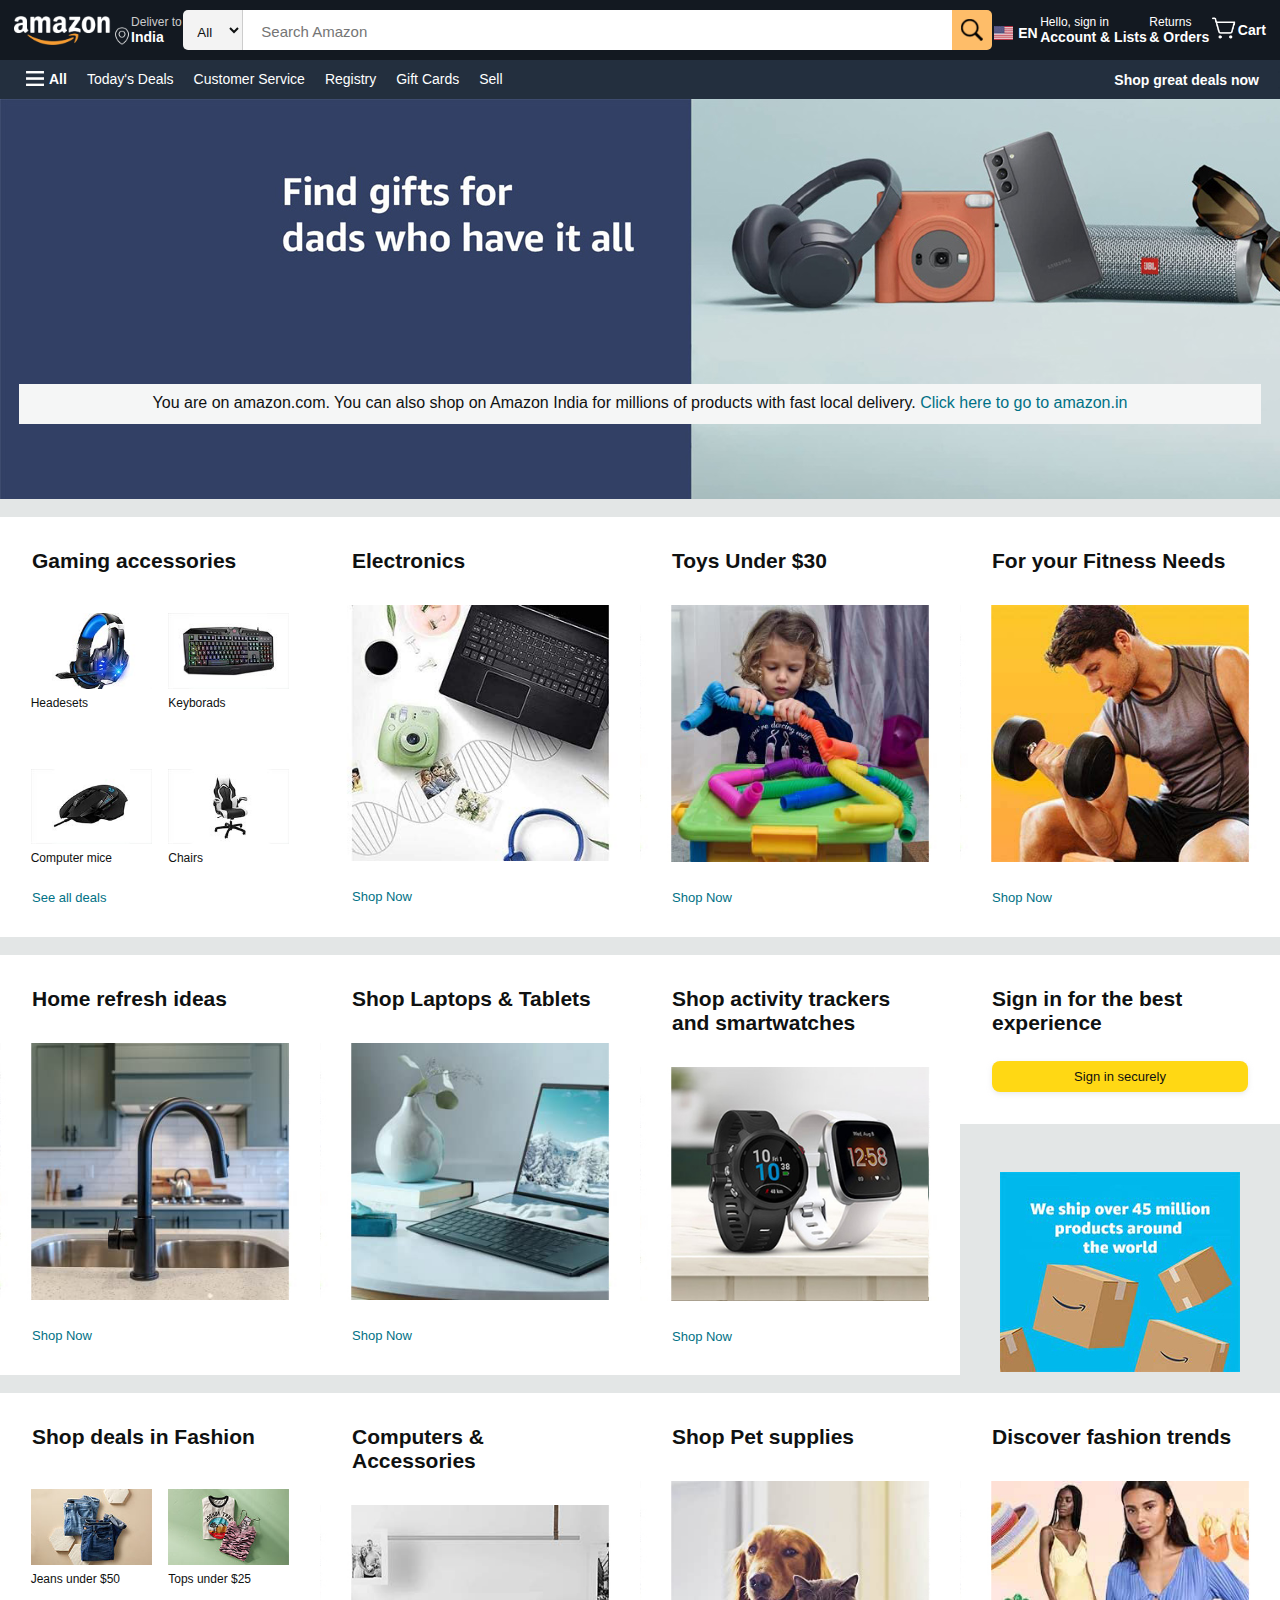
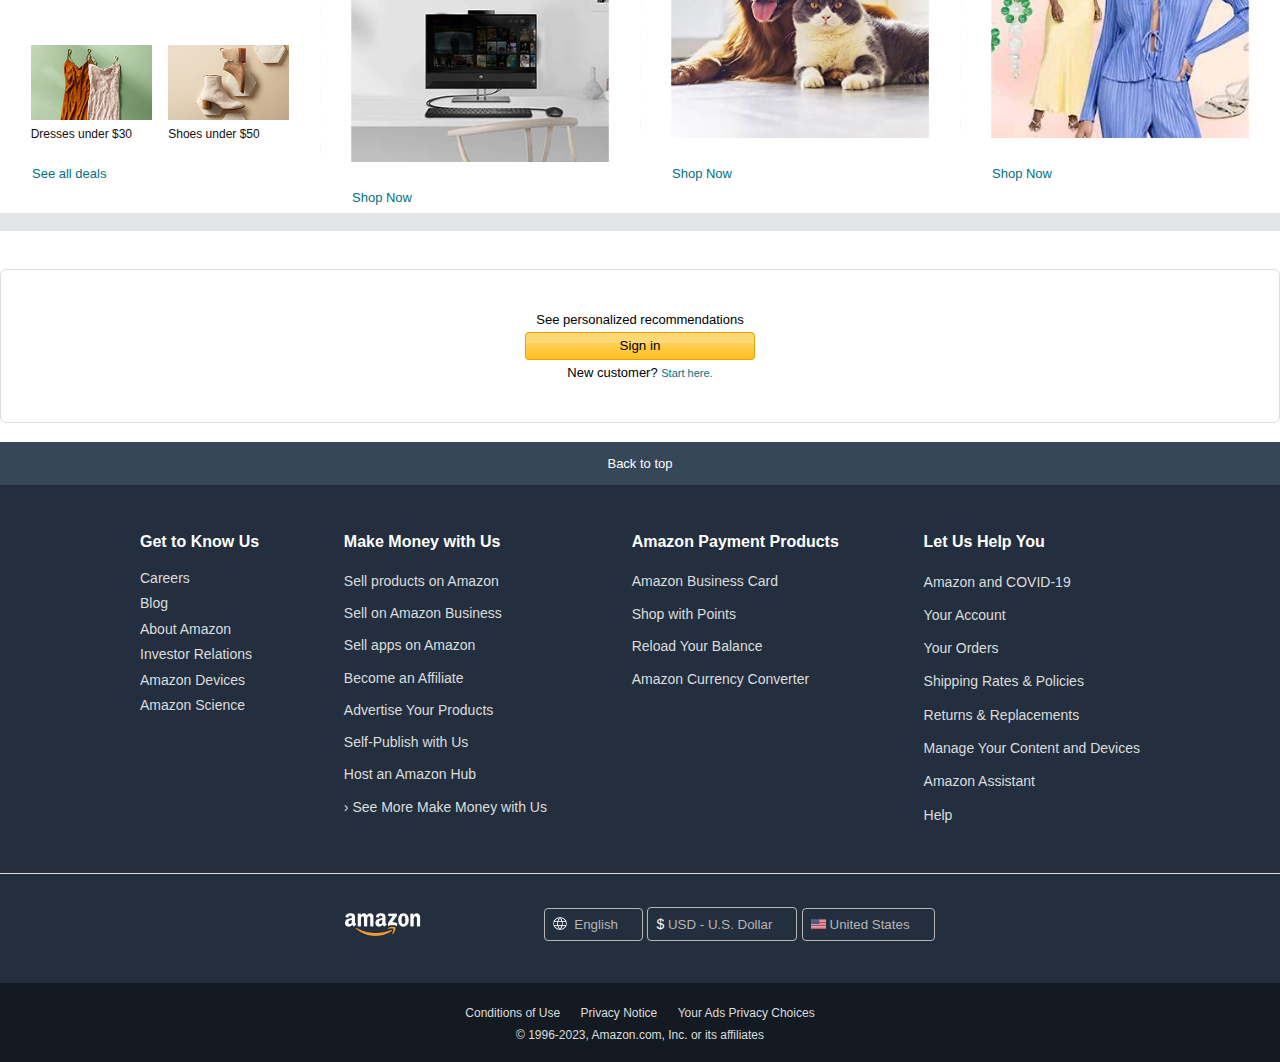
<file: index.html>
﻿<!DOCTYPE html>
<html>

<head>
   <title>Amazon</title>
   <meta name="viewport" content="width=device-width, initial-scale=1.0">
   <link rel="icon" href="images/favicon.png">
   <link rel="stylesheet" href="css/style.css">
   <link rel="stylesheet" href="css/responsive.css">
</head>

<body>
   <!--wrapper-->
   <div class="wrapper">
      <header class="container">
         <nav>
            <div class="nav-logo border"><a href="index.html"><img src="images/logo.png"></a></div>
            <div class="nav-inner-w">
               <div class="nav-deliver border">
                  <a href="#"><img src="images/location.png"> </a>
                  <a href="#">
                     <p class="nav-text"><span class="ccc">Deliver to</span></p>
                     <p class="nav-title">India</p>
                  </a>
               </div>

               <div class="nav-search">
                  <select>
                     <option selected="selected">All</option>
                     <option value="search-alias=aps">All Departments</option>
                     <option value="search-alias=arts-crafts-intl-ship">Arts &amp; Crafts</option>
                     <option value="search-alias=baby-products-intl-ship">Baby</option>
                  </select>

                  <input type="text" placeholder="Search Amazon">
                  <img src="images/search.png">
               </div>

               <!------for-dropdowns-megas-------->
               <div class="nav-flag border"><a href="#" class="forflagflex"><img src="images/americaflag.jpg"><span
                        class="nav-title">EN</span></a>

                  <div class="language-dropdown">
                     <div class="selected-lang border-bottom">
                        <p class="d-flex-space">Change language <a href="#" class="link-color-cyan">Learn more</a></p>
                        <p class="lang-hover"><input type="radio" name="language">English - EN</p>
                     </div>

                     <div class="select-lang border-bottom">
                        <p><input type="radio" name="language"><a href="#" class="lang-hover">español - ES</a></p>
                        <p><input type="radio" name="language"><a href="#" class="lang-hover">Deutsch - DE</a></p>
                        <p><input type="radio" name="language"><a href="#" class="lang-hover">한국어 - KO</a></p>
                        <p><input type="radio" name="language"><a href="#" class="lang-hover">português - PT</a></p>
                        <p><input type="radio" name="language"><a href="#" class="lang-hover">中文 (简体) - ZH</a></p>
                        <p><input type="radio" name="language"><a href="#" class="lang-hover">中文 (繁體) - ZH</a></p>
                     </div>



                     <div class="select-currency border-bottom">
                        <p class="d-flex-space">Change currency <a href="#" class="link-color-cyan">Learn more</a>
                        <p>
                        <p class="d-flex-space">$ - USD - US Dollar<a href="#" class="link-color-cyan">Change</a></p>
                     </div>

                     <div class="select-region">
                        <p>You are shopping on Amazon.com</p>
                        <a href="#" class="link-color-cyan t-center">Change country/region.</a>
                     </div>
                  </div>
               </div>


               <div class="nav-accountlist border">
                  <a href="signin.html">
                     <p class="nav-text">Hello, sign in</p>
                  </a>
                  <a href="signin.html">
                     <p class="nav-title">Account & Lists</p>
                  </a>

                  <div class="mega-menu">
                     <a href="signin.html"><button class="btnsecure widthmegabtn" style="cursor:pointer;">Sign in
                           securely</button></a>
                     <p>New customer? <a href="registration.html" class="lang-hover">Start here.</a></p>

                     <div class="text-content">
                        <div class="left">
                           <ul>
                              <b>Your List</b>
                              <li> <a href="#">Create a list</a></li>
                              <li> <a href="#">Find a list or registry</a></li>
                           </ul>
                        </div>


                        <div class="right border-left">
                           <ul>
                              <b>Your Account</b>
                              <li> <a href="#">Account</a></li>
                              <li> <a href="#">Orders</a></li>
                              <li> <a href="#">Recommendations</a></li>
                              <li> <a href="#">Browsing History</a></li>
                              <li> <a href="#">Watchlist</a></li>
                              <li> <a href="#">Video Purchases & Rentals</a></li>
                              <li> <a href="#">Kindle Unlimited</a></li>
                              <li> <a href="#">Content & Devices</a></li>
                              <li> <a href="#">Subscribe & Save Items</a></li>
                              <li> <a href="#">Memberships & Subscriptions</a></li>
                              <li> <a href="#">Music Library</a></li>
                           </ul>

                        </div>
                     </div>
                  </div>

               </div>


               <!------/for-dropdowns-megas-------->


               <div class="nav-returnorder border">
                  <a href="signin.html">
                     <p class="nav-text">Returns</p>
                  </a>
                  <a href="signin.html">
                     <p class="nav-title">& Orders</p>
                  </a>
               </div>

               <div class="nav-cart border">
                  <a href="cartpage.html"><img src="images/cart.png">

                     <a href="cartpage.html">
                        <p class="nav-title">Cart</p>
                     </a>
               </div>
            </div>
         </nav>
         <!--menubar-->
         <div class="menubar">
            <div class="left-menu">
               <div class="p-1 pd sborder"><a href="#"><img src="images/menu.png"><span>All</span></a></div>
               <div class="p-2 pd sborder">
                  <a href="#">
                     <p>Today's Deals</p>
               </div>
               </a>
               <div class="p-3 pd sborder">
                  <a href="#">
                     <p>Customer Service</p>
               </div>
               </a>
               <div class="p-4 pd sborder">
                  <a href="#">
                     <p>Registry</p>
               </div>
               </a>
               <div class="p-5 pd sborder">
                  <a href="#">
                     <p>Gift Cards</p>
               </div>
               </a>
               <div class="p-5 pd sborder">
                  <a href="#">
                     <p>Sell</p>
               </div>
               </a>
            </div>
            <div class="right-menu nav-title sborder"><a href="#">Shop great deals now</a>
            </div>
         </div>
         <!--/menubar-->
      </header>
      <!--hero-->
      <div class="hero container">
         <div class="amazon-india">
            <p>You are on amazon.com. You can also shop on Amazon India for millions
               of products with fast local delivery. <a href="#">Click here to go to amazon.in</a>
            </p>
         </div>
      </div>
      <!--/hero-->
      <br clear="all">
      <section>
         <!--first-row-->
         <!--parent-box-->
         <div class="box-parent container">
            <div class="box">
               <div class="inner-box1">
                  <h3 class="h3boxpd">Gaming accessories</h3>
               </div>
               <div class="whole-item">
                  <div class="inner-box-s1 pdl0">
                     <div class="in-s1 mb15"><a href="gamingheadset.html"><img src="images/g1.jpg"><span
                              class="">Headesets</span></a></div>
                     <div class="in-s1 mb15"><a href="gamingkeyboard.html"><img src="images/g2.jpg"><span
                              class="">Keyborads</span></a></div>
                  </div>
                  <div class="inner-box-s1">
                     <div class="in-s1"><a href="gamingmice.html"><img src="images/g3.jpg"><span class="">Computer
                              mice</span></a></div>
                     <div class="in-s1"><a href="gamingchairs.html"><img src="images/g4.jpg"><span
                              class="">Chairs</span></a></div>
                  </div>
               </div>
               <div class="inner-box-s2">
                  <p><a href="gamingheadset.html">See all deals</a></p>
               </div>
            </div>
            <div class="box">
               <div class="inner-box1">
                  <h3 class="h3boxpd">Electronics</h3>
               </div>
               <div class="inner-box2"><a href="electronics.html"><img src="images/item1.jpg"></a></div>
               <div class="inner-box3">
                  <p><a href="electronics.html">Shop Now</a></p>
               </div>
            </div>
            <div class="box">
               <div class="inner-box1">
                  <h3 class="h3boxpd">Toys Under $30</h3>
               </div>
               <div class="inner-box2"><img src="images/item3.jpg"></div>
               <div class="inner-box3">
                  <p><a href="#">Shop Now</a></p>
               </div>
            </div>
            <div class="box">
               <div class="inner-box1">
                  <h3 class="h3boxpd">For your Fitness Needs</h3>
               </div>
               <div class="inner-box2"><img src="images/item4.jpg"></div>
               <div class="inner-box3">
                  <p><a href="#">Shop Now</a></p>
               </div>
            </div>
         </div>
         <!--/parent-box-->
         </br clear="all">
         <!--second-row-->
         <!--/parent-box-->
         <div class="box-parent container">
            <div class="box">
               <div class="inner-box1">
                  <h3 class="h3boxpd">Home refresh ideas</h3>
               </div>
               <div class="inner-box2"><img src="images/item5.jpg"></div>
               <div class="inner-box3">
                  <p><a href="#">Shop Now</a></p>
               </div>
            </div>
            <div class="box">
               <div class="inner-box1">
                  <h3 class="h3boxpd">Shop Laptops & Tablets</h3>
               </div>
               <div class="inner-box2"><img src="images/item6.jpg"></div>
               <div class="inner-box3">
                  <p><a href="#">Shop Now</a></p>
               </div>
            </div>
            <div class="box">
               <div class="inner-box1">
                  <h3 class="h3boxpd">Shop activity trackers and smartwatches</h3>
               </div>
               <div class="inner-box2"><img src="images/item7.jpg"></div>
               <div class="inner-box3">
                  <p><a href="#">Shop Now</a></p>
               </div>
            </div>
            <div class="box tpbg">
               <div class="in-b-1">
                  <div class="inner-box1 lboxpadding securebg">
                     <h3 class="pd0">Sign in for the best experience</h3>

                     <a href="signin.html"><button class="btnsecure" style="cursor:pointer;">Sign in
                           securely</button></a>
                  </div>

                  <div class="adddiv"> <img src="images/addimg.jpg"></div>
               </div>
            </div>
         </div>
         <!--/parent-box-->
         </br clear="all">
         <!--third-row-->
         <!--parent-box-->
         <div class="box-parent container">
            <div class="box">
               <div class="inner-box1">
                  <h3 class="h3boxpd">Shop deals in Fashion</h3>
               </div>
               <div class="whole-item">
                  <div class="inner-box-s1 pdl0">
                     <div class="in-s1 mb15"><a href="#"><img src="images/f1.jpg"><span class="">Jeans under
                              $50</span></a></div>
                     <div class="in-s1 mb15"><a href="#"><img src="images/f2.jpg"><span class="">Tops under
                              $25</span></a></div>
                  </div>
                  <div class="inner-box-s1">
                     <div class="in-s1"><a href="#"><img src="images/f3.jpg"><span class="">Dresses under $30</span></a>
                     </div>
                     <div class="in-s1"><a href="#"><img src="images/f4.jpg"><span class="">Shoes under $50</span></a>
                     </div>
                  </div>
               </div>
               <div class="inner-box-s2">
                  <p><a href="#">See all deals</a></p>
               </div>
            </div>
            <div class="box">
               <div class="inner-box1">
                  <h3 class="h3boxpd">Computers & Accessories</h3>
               </div>
               <div class="inner-box2"><img src="images/item8.jpg"></div>
               <div class="inner-box3">
                  <p><a href="#">Shop Now</a></p>
               </div>
            </div>
            <div class="box">
               <div class="inner-box1">
                  <h3 class="h3boxpd">Shop Pet supplies</h3>
               </div>
               <div class="inner-box2"><img src="images/item9.jpg"></div>
               <div class="inner-box3">
                  <p><a href="#">Shop Now</a></p>
               </div>
            </div>
            <div class="box">
               <div class="inner-box1">
                  <h3 class="h3boxpd">Discover fashion trends</h3>
               </div>
               <div class="inner-box2"><img src="images/item10.jpg"></div>
               <div class="inner-box3">
                  <p><a href="#">Shop Now</a></p>
               </div>
            </div>
         </div>
         <!--/parent-box-->
      </section>
      </br clear="all">
      <!--sign-in-sec-->
      <section class="sign-in-sec container">
         <div class="in-sign">
            <div class="sign-content gaptop42 gapbot42">
               <p>See personalized recommendations</p>
               <a href="signin.html"><button class="signbtn">Sign in</button></a>
               <p class="fontsm11">New customer? <a href="registration.html">Start here.</a></p>
            </div>
         </div>
      </section>
      <!--/sign-in-sec-->
      <!--back-top-sec-->
      <section class="back-top-sec container">
         <a href="#">Back to top</a>
      </section>
      <!--/back-top-sec-->
      <!--footer-->
      <footer class="container">
         <!--top-footer-->
         <div class="top-footer">
            <!--foot-in-->
            <div class="foot-in gaptop42 gapbot42">
               <div class="f1">
                  <ul>
                     <p>Get to Know Us</p>
                     </li>
                     <li><a href="#">Careers</a></li>
                     <li><a href="#">Blog</a></li>
                     <li><a href="#">About Amazon</a></li>
                     <li><a href="#">Investor Relations</a></li>
                     <li><a href="#">Amazon Devices</a></li>
                     <li><a href="#">Amazon Science</a></li>
                  </ul>
               </div>
               <div class="f1">
                  <ul>
                     <p>Make Money with Us</p>
                     </li>
                     <li><a href="#">Sell products on Amazon</a></li>
                     <li><a href="#">Sell on Amazon Business</a></li>
                     <li><a href="#">Sell apps on Amazon</a></li>
                     <li><a href="#">Become an Affiliate</a></li>
                     <li><a href="#">Advertise Your Products</a></li>
                     <li><a href="#">Self-Publish with Us</a></li>
                     <li><a href="#">Host an Amazon Hub</a></li>
                     <li><a href="#">› See More Make Money with Us</a></li>
                  </ul>
               </div>
               <div class="f1">
                  <ul>
                     <p>Amazon Payment Products</p>
                     </li>
                     <li><a href="#">Amazon Business Card</a></li>
                     <li><a href="#">Shop with Points</a></li>
                     <li><a href="#">Reload Your Balance</a></li>
                     <li><a href="#">Amazon Currency Converter</a></li>
                  </ul>
               </div>
               <div class="f1">
                  <ul>
                     <p>Let Us Help You</p>
                     </li>
                     <li><a href="#">Amazon and COVID-19</a></li>
                     <li><a href="#">Your Account</a></li>
                     <li><a href="#">Your Orders</a></li>
                     <li><a href="#">Shipping Rates & Policies</a></li>
                     <li><a href="#">Returns & Replacements</a></li>
                     <li><a href="#">Manage Your Content and Devices</a></li>
                     <li><a href="#">Amazon Assistant</a></li>
                     <li><a href="#">Help</a></li>
                  </ul>
               </div>
            </div>
            <!--/foot-in-->
            <!--f-language-sec-->
            <div class="f-language-sec pdtop gapbot42">
               <div class="language-in">
                  <a href="index.html"><img class="f-logo" src="images/logo.png"></a>
                  <div class="expect-logo"> <button class="f-btn"><img class="net"
                           src="images/net.png"><span>English</span></button>
                     <button class="f-btn"> <span class="doller">&dollar;</span> USD - U.S. Dollar</button>
                     <button class="f-btn"><img class="f-flag" src="images/americaflag.jpg"> United States</button>
                  </div>
               </div>
            </div>
            <!--/f-language-sec-->
         </div>
         <!--top-footer-->
         <!--bottom-footer-->
         <div class="bottom-footer pdtop pdbot">
            <div class="f-b-link">
               <a href="#">Conditions of Use</a>
               <a href="#">Privacy Notice</a>
               <a href="#">Your Ads Privacy Choices</a>
            </div>
            <p>© 1996-2023, Amazon.com, Inc. or its affiliates</p>
         </div>
         <!--/bottom-footer-->
      </footer>
      <!--/footer-->
   </div>
   <!--/wrapper-->
</body>

</html>
</file>
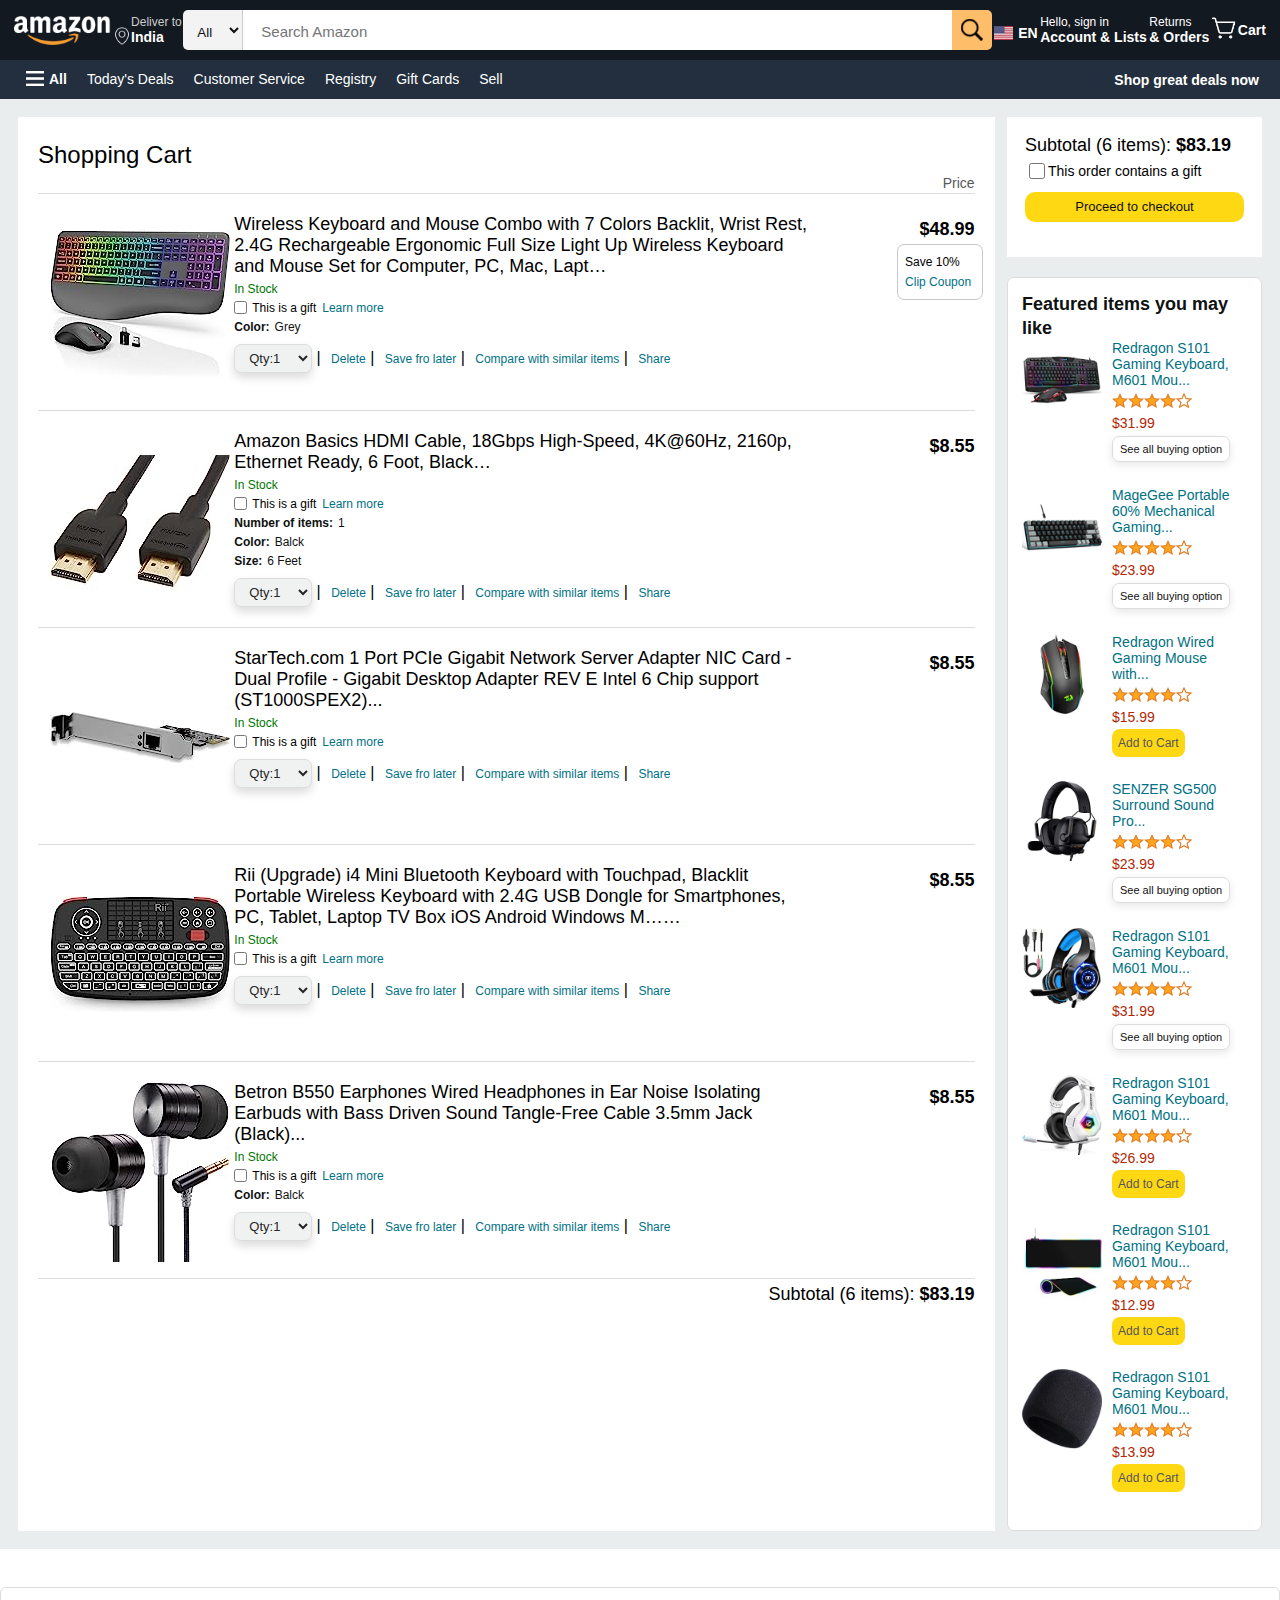
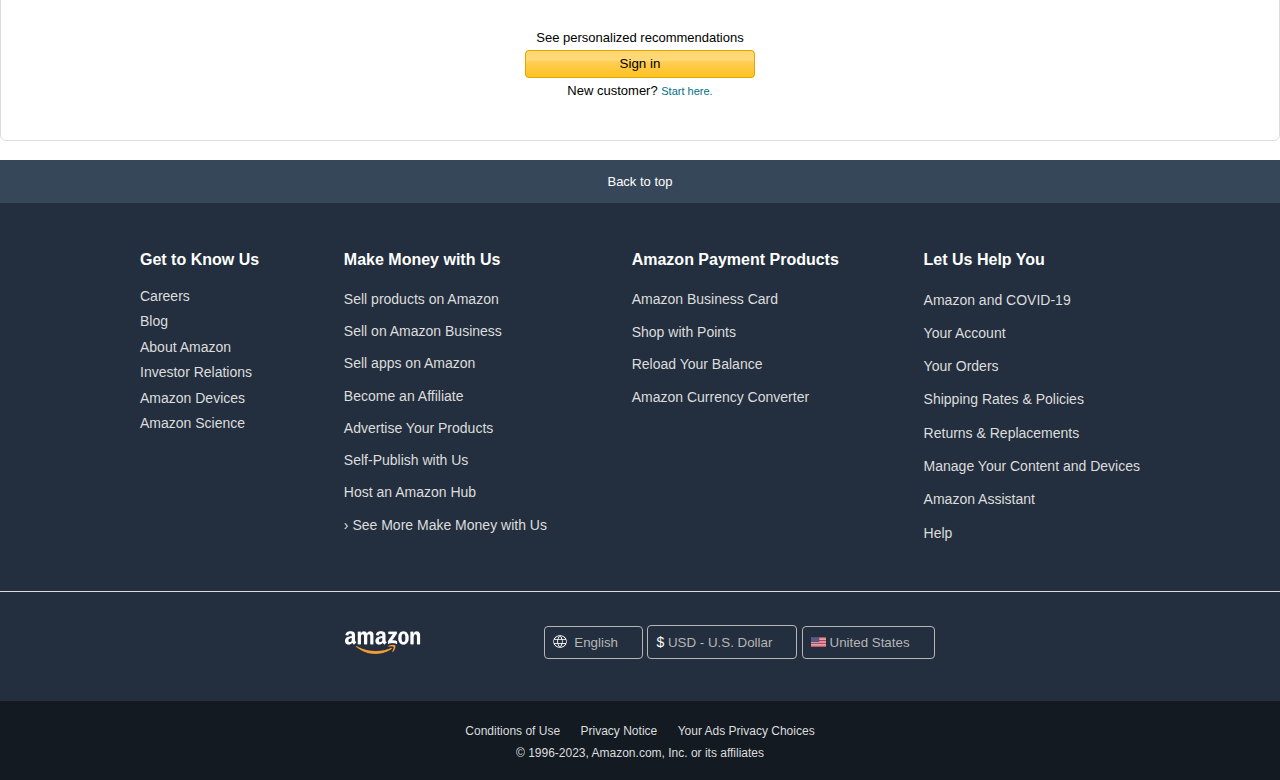
<file: cartpage.html>
﻿<!DOCTYPE html>
<html>
   <head>
      <title>Amazon.com | Cart</title>
      <meta name="viewport" content="width=device-width, initial-scale=1.0">
      <link rel="icon" href="images/favicon.png">
      <link rel="stylesheet" href="css/cartstyle.css">
      <link rel="stylesheet" href="css/responsive.css">
   </head>
   <body>
  <div class="container">
         <header class="container">
            <nav>
               <div class="nav-logo border"><a href="index.html"><img src="images/logo.png"></a></div>
               <div class="nav-inner-w">
                  <div class="nav-deliver border">
                     <a href="#"><img src="images/location.png"> </a>
                     <a href="#">
                     <p class="nav-text"><span class="ccc">Deliver to</span></p>
                     <p class="nav-title">India</p>
                     </a>
                  </div>

                  <div class="nav-search">
                     <select>
                        <option selected="selected">All</option>
 <option  value="search-alias=aps">All Departments</option>
<option value="search-alias=arts-crafts-intl-ship">Arts &amp; Crafts</option>
<option value="search-alias=baby-products-intl-ship">Baby</option>
                     </select>

                     <input type="text" placeholder="Search Amazon">
                     <img src="images/search.png">
                  </div>

<!------for-dropdowns-megas-------->
                  <div class="nav-flag border"><a href="#" class="forflagflex"><img src="images/americaflag.jpg"><span class="nav-title">EN</span></a>

                    <div class="language-dropdown">
<div class="selected-lang border-bottom">
<p class="d-flex-space">Change language <a href="#" class="link-color-cyan">Learn more</a></p>
<p class="lang-hover"><input type="radio" name="language">English - EN</p>
</div>

<div class="select-lang border-bottom">
<p><input type="radio" name="language"><a href="#" class="lang-hover">español - ES</a></p>
<p><input type="radio" name="language"><a href="#" class="lang-hover">Deutsch - DE</a></p>
<p><input type="radio" name="language"><a href="#" class="lang-hover">한국어 - KO</a></p>
<p><input type="radio" name="language"><a href="#" class="lang-hover">português - PT</a></p>
<p><input type="radio" name="language"><a href="#" class="lang-hover">中文 (简体) - ZH</a></p>
<p><input type="radio" name="language"><a href="#" class="lang-hover">中文 (繁體) - ZH</a></p>
</div>



<div class="select-currency border-bottom">
<p class="d-flex-space">Change currency <a href="#" class="link-color-cyan">Learn more</a><p>
<p class="d-flex-space">$ - USD - US Dollar<a href="#" class="link-color-cyan">Change</a></p>
</div>

<div class="select-region">
<p>You are shopping on Amazon.com</p>
<a href="#" class="link-color-cyan t-center">Change country/region.</a>
</div>
                    </div>
                  </div>


                  <div class="nav-accountlist border">
                     <a href="signin.html">
                        <p class="nav-text">Hello, sign in</p>
                     </a>
                     <a href="signin.html">
                        <p class="nav-title">Account & Lists</p>
                     </a>

                   <div class="mega-menu">
                       <a href="signin.html"><button  class="btnsecure widthmegabtn" style="cursor:pointer;">Sign in securely</button></a>
                       <p>New customer? <a href="registration.html" class="lang-hover">Start here.</a></p>
                      
                       <div class="text-content">
                            <div class="left"><ul>
<b>Your List</b>
<li> <a href="#">Create a list</a></li>
<li> <a href="#">Find a list or registry</a></li>
</ul></div>


                            <div class="right border-left">
<ul>
<b>Your Account</b>
<li> <a href="#">Account</a></li>
<li> <a href="#">Orders</a></li>
<li> <a href="#">Recommendations</a></li>
<li> <a href="#">Browsing History</a></li>
<li> <a href="#">Watchlist</a></li>
<li> <a href="#">Video Purchases & Rentals</a></li>
<li> <a href="#">Kindle Unlimited</a></li>
<li> <a href="#">Content & Devices</a></li>
<li> <a href="#">Subscribe & Save Items</a></li>
<li> <a href="#">Memberships & Subscriptions</a></li>
<li> <a href="#">Music Library</a></li>
</ul>

</div>
                       </div>
                  </div>
            
                  </div>
                  
                  
<!------/for-dropdowns-megas-------->


                  <div class="nav-returnorder border">
                     <a href="signin.html">
                        <p class="nav-text">Returns</p>
                     </a>
                     <a href="signin.html">
                        <p class="nav-title">& Orders</p>
                     </a>
                  </div>
                  <div class="nav-cart border">
                     <a href="cartpage.html"><img src="images/cart.png">
                     
                     <a href="cartpage.html"><p class="nav-title">Cart</p>
                     </a>
                  </div>
               </div>
            </nav>
            <!--menubar-->
            <div class="menubar">
               <div class="left-menu">
                  <div class="p-1 pd sborder"><a href="#"><img src="images/menu.png"><span>All</span></a></div>
                  <div class="p-2 pd sborder">
                     <a href="#">
                        <p>Today's Deals</p>
                  </div>
                  </a>
                  <div class="p-3 pd sborder">
                     <a href="#">
                        <p>Customer Service</p>
                  </div>
                  </a>
                  <div class="p-4 pd sborder">
                     <a href="#">
                        <p>Registry</p>
                  </div>
                  </a>
                  <div class="p-5 pd sborder">
                     <a href="#">
                        <p>Gift Cards</p>
                  </div>
                  </a>
                  <div class="p-5 pd sborder">
                     <a href="#">
                        <p>Sell</p>
                  </div>
                  </a>
               </div>
               <div class="right-menu nav-title sborder"><a href="#">Shop great deals now</a>
               </div>
            </div>
            <!--/menubar-->
         </header>




<div class="cart-wrapper  bg-greyish">

<!----------outer-cart--------->
<div class="outer-cart container-fluid d-flex">




<!----------left-in-cartt--------->
  <div class="left-in-cart">

   <h2 class="cart-main-text">Shopping Cart</h2>
   <div class="d-row"><p class="medium-text-pr t-right border-bottom">Price</p></div>


<!------------main-item-box-----------1----------------->


   <div class="main-item-div-cart border-bottom">



       <!----------main-item-cart-img--------------->
       <div class="main-item-cart-img">
         <img src="images/cartmain1.jpg">
       </div>
       <!----------/main-item-cart-img--------------->




       <!----------norm-main-cart--------------->
       <div class="main-item-cart-cont">
         <p class="cart-item-text">
        Wireless Keyboard and Mouse Combo with 7 Colors Backlit, Wrist Rest, 2.4G Rechargeable Ergonomic Full Size Light Up Wireless Keyboard and Mouse Set for Computer, PC, Mac, Lapt…
         </p>
         <div class="instock-cons">In Stock</div>
         <div class="cart-check-main"><p class="cart-check-text"><input type="checkbox">This is a gift<a href="#">Learn more</a></p> </div> 
         <div class="col-cart-main"><span class="cart-main-col">Color:</span><span class="cart-main-col-name">Grey</span></div>

         <div class="cart-main-items-bottom-text-sec">
         <select class="btn-qnt" placeholder="">
           <option>Qty:1</option>
           <option>2</option>
           <option>3</option>
           <option>4</option>
           <option>5</option>
           <option>6</option>
           <option>7</option>
           <option>8</option>
           <option>9</option>
           <option>+10</option>


         </select>
         <span class="norm-main-cart">|</span>
         <span class="cart-main-items-bottom-text"><a href="#">Delete</a></span>
         <span class="norm-main-cart">|</span>
         <span class="cart-main-items-bottom-text"><a href="#">Save fro later</a></span>
         <span class="norm-main-cart">|</span>
         <span class="cart-main-items-bottom-text"><a href="#">Compare with similar items</a></span>
         <span class="norm-main-cart">|</span>
         <span class="cart-main-items-bottom-text"><a href="#">Share</a></span>
         </div>

         </div>
       <!----------/norm-main-cart--------------->

       <!----------main-item-cart-price--------------->
       <div class="main-item-cart-price">
          <div class="pr-cart-main t-right">$48.99</div>
          <div class="cart-bellow-pr-box">
            <li class="save-cart-main-text">Save 10%</li>
            <li class="cart-coupon-text">Clip Coupon</li>

          </div>


       </div>
       <!----------/main-item-cart-price--------------->


   </div>
<!------------/main-item-box------------1----------------->





<!------------main-item-box-----------2----------------->


   <div class="main-item-div-cart border-bottom">



       <!----------main-item-cart-img--------------->
       <div class="main-item-cart-img">
         <img src="images/cartmain2.jpg">
       </div>
       <!----------/main-item-cart-img--------------->




       <!----------norm-main-cart--------------->
       <div class="main-item-cart-cont">
         <p class="cart-item-text">
        
Amazon Basics HDMI Cable, 18Gbps High-Speed, 4K@60Hz, 2160p, Ethernet Ready, 6 Foot, Black…
         </p>
         <div class="instock-cons">In Stock</div>
         <div class="cart-check-main"><p class="cart-check-text"><input type="checkbox">This is a gift<a href="#">Learn more</a></p> </div> 
         <div class="col-cart-main"><span class="cart-main-col">Number of items:</span><span class="cart-main-col-name">1</span></div>
         <div class="col-cart-main"><span class="cart-main-col">Color:</span><span class="cart-main-col-name">Balck</span></div>
         <div class="col-cart-main"><span class="cart-main-col">Size:</span><span class="cart-main-col-name">6 Feet</span></div>

         <div class="cart-main-items-bottom-text-sec">
         <select class="btn-qnt" placeholder="">
           <option>Qty:1</option>
           <option>2</option>
           <option>3</option>
           <option>4</option>
           <option>5</option>
           <option>6</option>
           <option>7</option>
           <option>8</option>
           <option>9</option>
           <option>+10</option>


         </select>
         <span class="norm-main-cart">|</span>
         <span class="cart-main-items-bottom-text"><a href="#">Delete</a></span>
         <span class="norm-main-cart">|</span>
         <span class="cart-main-items-bottom-text"><a href="#">Save fro later</a></span>
         <span class="norm-main-cart">|</span>
         <span class="cart-main-items-bottom-text"><a href="#">Compare with similar items</a></span>
         <span class="norm-main-cart">|</span>
         <span class="cart-main-items-bottom-text"><a href="#">Share</a></span>
         </div>

         </div>
       <!----------/norm-main-cart--------------->

       <!----------main-item-cart-price--------------->
       <div class="main-item-cart-price">
          <div class="pr-cart-main t-right">$8.55</div>



       </div>
       <!----------/main-item-cart-price--------------->


   </div>
<!------------/main-item-box------------2----------------->




<!------------main-item-box-----------3----------------->


   <div class="main-item-div-cart border-bottom">



       <!----------main-item-cart-img--------------->
       <div class="main-item-cart-img">
         <img src="images/cartmain3.jpg">
       </div>
       <!----------/main-item-cart-img--------------->




       <!----------norm-main-cart--------------->
       <div class="main-item-cart-cont">
         <p class="cart-item-text">
        

StarTech.com 1 Port PCIe Gigabit Network Server Adapter NIC Card - Dual Profile - Gigabit Desktop Adapter REV E Intel 6 Chip support (ST1000SPEX2)...
         </p>
         <div class="instock-cons">In Stock</div>
         <div class="cart-check-main"><p class="cart-check-text"><input type="checkbox">This is a gift<a href="#">Learn more</a></p> </div> 


         <div class="cart-main-items-bottom-text-sec">
         <select class="btn-qnt" placeholder="">
           <option>Qty:1</option>
           <option>2</option>
           <option>3</option>
           <option>4</option>
           <option>5</option>
           <option>6</option>
           <option>7</option>
           <option>8</option>
           <option>9</option>
           <option>+10</option>


         </select>
         <span class="norm-main-cart">|</span>
         <span class="cart-main-items-bottom-text"><a href="#">Delete</a></span>
         <span class="norm-main-cart">|</span>
         <span class="cart-main-items-bottom-text"><a href="#">Save fro later</a></span>
         <span class="norm-main-cart">|</span>
         <span class="cart-main-items-bottom-text"><a href="#">Compare with similar items</a></span>
         <span class="norm-main-cart">|</span>
         <span class="cart-main-items-bottom-text"><a href="#">Share</a></span>
         </div>

         </div>
       <!----------/norm-main-cart--------------->

       <!----------main-item-cart-price--------------->
       <div class="main-item-cart-price">
          <div class="pr-cart-main t-right">$8.55</div>



       </div>
       <!----------/main-item-cart-price--------------->


   </div>
<!------------/main-item-box------------3----------------->




<!------------main-item-box-----------4----------------->


   <div class="main-item-div-cart border-bottom">



       <!----------main-item-cart-img--------------->
       <div class="main-item-cart-img">
         <img src="images/cartmain4.jpg">
       </div>
       <!----------/main-item-cart-img--------------->




       <!----------norm-main-cart--------------->
       <div class="main-item-cart-cont">
         <p class="cart-item-text">
        
Rii (Upgrade) i4 Mini Bluetooth Keyboard with Touchpad, Blacklit Portable Wireless Keyboard with 2.4G USB Dongle for Smartphones, PC, Tablet, Laptop TV Box iOS Android Windows M……
         </p>
         <div class="instock-cons">In Stock</div>
         <div class="cart-check-main"><p class="cart-check-text"><input type="checkbox">This is a gift<a href="#">Learn more</a></p> </div> 


         <div class="cart-main-items-bottom-text-sec">
         <select class="btn-qnt" placeholder="">
           <option>Qty:1</option>
           <option>2</option>
           <option>3</option>
           <option>4</option>
           <option>5</option>
           <option>6</option>
           <option>7</option>
           <option>8</option>
           <option>9</option>
           <option>+10</option>


         </select>
         <span class="norm-main-cart">|</span>
         <span class="cart-main-items-bottom-text"><a href="#">Delete</a></span>
         <span class="norm-main-cart">|</span>
         <span class="cart-main-items-bottom-text"><a href="#">Save fro later</a></span>
         <span class="norm-main-cart">|</span>
         <span class="cart-main-items-bottom-text"><a href="#">Compare with similar items</a></span>
         <span class="norm-main-cart">|</span>
         <span class="cart-main-items-bottom-text"><a href="#">Share</a></span>
         </div>

         </div>
       <!----------/norm-main-cart--------------->

       <!----------main-item-cart-price--------------->
       <div class="main-item-cart-price">
          <div class="pr-cart-main t-right">$8.55</div>



       </div>
       <!----------/main-item-cart-price--------------->


   </div>
<!------------/main-item-box------------4----------------->




<!------------main-item-box-----------5----------------->


   <div class="main-item-div-cart border-bottom">



       <!----------main-item-cart-img--------------->
       <div class="main-item-cart-img">
         <img src="images/cartmain5.jpg">
       </div>
       <!----------/main-item-cart-img--------------->




       <!----------norm-main-cart--------------->
       <div class="main-item-cart-cont">
         <p class="cart-item-text">
        
Betron B550 Earphones Wired Headphones in Ear Noise Isolating Earbuds with Bass Driven Sound Tangle-Free Cable 3.5mm Jack (Black)...
         </p>
         <div class="instock-cons">In Stock</div>
         <div class="cart-check-main"><p class="cart-check-text"><input type="checkbox">This is a gift<a href="#">Learn more</a></p> </div> 
         <div class="col-cart-main"><span class="cart-main-col">Color:</span><span class="cart-main-col-name">Balck</span></div>

         <div class="cart-main-items-bottom-text-sec">
         <select class="btn-qnt" placeholder="">
           <option>Qty:1</option>
           <option>2</option>
           <option>3</option>
           <option>4</option>
           <option>5</option>
           <option>6</option>
           <option>7</option>
           <option>8</option>
           <option>9</option>
           <option>+10</option>


         </select>
         <span class="norm-main-cart">|</span>
         <span class="cart-main-items-bottom-text"><a href="#">Delete</a></span>
         <span class="norm-main-cart">|</span>
         <span class="cart-main-items-bottom-text"><a href="#">Save fro later</a></span>
         <span class="norm-main-cart">|</span>
         <span class="cart-main-items-bottom-text"><a href="#">Compare with similar items</a></span>
         <span class="norm-main-cart">|</span>
         <span class="cart-main-items-bottom-text"><a href="#">Share</a></span>
         </div>

         </div>
       <!----------/norm-main-cart--------------->

       <!----------main-item-cart-price--------------->
       <div class="main-item-cart-price">
          <div class="pr-cart-main t-right">$8.55</div>



       </div>
       <!----------/main-item-cart-price--------------->


   </div>
<!------------/main-item-box------------5----------------->

<div class="subtotalleft"><p class="right-sec-cart-main-text">Subtotal (6 items): <span class="right-price-total">$83.19</span></p></div>


  </div>
<!----------/left-in-cartt--------->




<!----------right-in-cartt--------->
  <div class="right-in-cart">
     <div class="top-right-cart-sec">
        <div class="upper-cart-subtotal-sec">
          <p class="right-sec-cart-main-text">Subtotal (6 items): <span class="right-price-total">$83.19</span></p>
          <div class="right-cart-check-main"><p class="right-cart-check-text"><input type="checkbox">This order contains a gift</p> </div> 
        </div>
        <div class="proceedbtn-r-sec mt10"><a href="proceedcheckoutpage.html" class="proceedbtn">Proceed to checkout</a></div>
     </div>
  
     <div class="featured-item-sec mt20">
        <h3 class="feature-cart-text-right">Featured items you may like</h3>

   <!------------main-right-featured-items-----------1-------->
        <div class="rigth-cart-featured-item">

            <div class="right-left-cart-img-sec">
                <a href="#"><img src="images/righticarttem1.jpg"></a>
            </div>

            <div class="right-left-cart-out-cont-sec">
                <div class="main-right-cart-text">
<a href="#" class="main-right-cart-text-a">Redragon S101 Gaming Keyboard, M601 Mou...</a>
                </div>
                <div class="right-cart-stars">
                </div>
                <div class="right-cart-prices">
                  $31.99
                </div>
                <div class="right-cart-buying-btn-sec">
                   <a href="#" class="seeoptionbtncart">See all buying option</a>
                </div>
            </div>

        </div>
   <!------------/main-right-featured-items-------1-------->




   <!------------main-right-featured-items------------2-------->
        <div class="rigth-cart-featured-item">

            <div class="right-left-cart-img-sec">
                <a href="#"><img src="images/righticarttem2.jpg"></a>
            </div>

            <div class="right-left-cart-out-cont-sec">
                <div class="main-right-cart-text">
<a href="#" class="main-right-cart-text-a">MageGee Portable 60% Mechanical Gaming...</a>
                </div>
                <div class="right-cart-stars">
                </div>
                <div class="right-cart-prices">
                  $23.99
                </div>
                <div class="right-cart-buying-btn-sec">
                   <a href="#" class="seeoptionbtncart">See all buying option</a>
                </div>
            </div>

        </div>
   <!------------/main-right-featured-items---------2-------->




   <!------------main-right-featured-items------------3-------->
        <div class="rigth-cart-featured-item">

            <div class="right-left-cart-img-sec">
                <a href="#"><img src="images/righticarttem3.jpg"></a>
            </div>

            <div class="right-left-cart-out-cont-sec">
                <div class="main-right-cart-text">
<a href="#" class="main-right-cart-text-a">Redragon Wired Gaming Mouse with...</a>
                </div>
                <div class="right-cart-stars">
                </div>
                <div class="right-cart-prices">
                  $15.99
                </div>
                <div class="right-cart-buying-btn-sec">
                   <a href="#" class="addcartminibtn">Add to Cart</a>
                </div>
            </div>

        </div>
   <!------------/main-right-featured-items---------3-------->






   <!------------main-right-featured-items------------4-------->
        <div class="rigth-cart-featured-item">

            <div class="right-left-cart-img-sec">
                <a href="#"><img src="images/righticarttem4.jpg"></a>
            </div>

            <div class="right-left-cart-out-cont-sec">
                 <a href="#"><div class="main-right-cart-text"></a>
<a href="#" class="main-right-cart-text-a">SENZER SG500 Surround Sound Pro...</a>
                </div>
                <div class="right-cart-stars">
                </div>
                <div class="right-cart-prices">
                  $23.99
                </div>
                <div class="right-cart-buying-btn-sec">
                   <a href="#" class="seeoptionbtncart">See all buying option</a>
                </div>
            </div>

        </div>
   <!------------/main-right-featured-items---------4-------->






   <!------------main-right-featured-items-----------5-------->
        <div class="rigth-cart-featured-item">

            <div class="right-left-cart-img-sec">
               <a href="#"><img src="images/righticarttem5.jpg"></a>
            </div>

            <div class="right-left-cart-out-cont-sec">
                <div class="main-right-cart-text">
<a href="#" class="main-right-cart-text-a">Redragon S101 Gaming Keyboard, M601 Mou...</a>
                </div>
                <div class="right-cart-stars">
                </div>
                <div class="right-cart-prices">
                  $31.99
                </div>
                <div class="right-cart-buying-btn-sec">
                   <a href="#" class="seeoptionbtncart">See all buying option</a>
                </div>
            </div>

        </div>
   <!------------/main-right-featured-items-------5-------->

   <!------------main-right-featured-items-----------6-------->
        <div class="rigth-cart-featured-item">

            <div class="right-left-cart-img-sec">
               <a href="#"><img src="images/righticarttem6.jpg"></a>
            </div>

            <div class="right-left-cart-out-cont-sec">
                <div class="main-right-cart-text">
<a href="#" class="main-right-cart-text-a">Redragon S101 Gaming Keyboard, M601 Mou...</a>
                </div>
                <div class="right-cart-stars">
                </div>
                <div class="right-cart-prices">
                  $26.99
                </div>
                <div class="right-cart-buying-btn-sec">
                   <a href="#" class="addcartminibtn">Add to Cart</a>
                </div>
            </div>

        </div>
   <!------------/main-right-featured-items-------6-------->


   <!------------main-right-featured-items-----------7-------->
        <div class="rigth-cart-featured-item">

            <div class="right-left-cart-img-sec">
               <a href="#"><img src="images/righticarttem7.jpg"></a>
            </div>

            <div class="right-left-cart-out-cont-sec">
                <div class="main-right-cart-text">
<a href="#" class="main-right-cart-text-a">Redragon S101 Gaming Keyboard, M601 Mou...</a>
                </div>
                <div class="right-cart-stars">
                </div>
                <div class="right-cart-prices">
                  $12.99
                </div>
                <div class="right-cart-buying-btn-sec">
                   <a href="#" class="addcartminibtn">Add to Cart</a>
                </div>
            </div>

        </div>
   <!------------/main-right-featured-items-------7-------->



   <!------------main-right-featured-items-----------8-------->
        <div class="rigth-cart-featured-item">

            <div class="right-left-cart-img-sec">
               <a href="#"><img src="images/righticarttem8.jpg"></a>
            </div>

            <div class="right-left-cart-out-cont-sec">
                <div class="main-right-cart-text">
<a href="#" class="main-right-cart-text-a">Redragon S101 Gaming Keyboard, M601 Mou...</a>
                </div>
                <div class="right-cart-stars">
                </div>
                <div class="right-cart-prices">
                  $13.99
                </div>
                <div class="right-cart-buying-btn-sec">
                   <a href="#" class="addcartminibtn">Add to Cart</a>
                </div>
            </div>

        </div>
   <!------------/main-right-featured-items-------8-------->



     </div>




  </div>
<!----------/right-in-cartt--------->



</div>
<!----------/outer-cart--------->


</div>


         <!--sign-in-sec-->
         <section class="sign-in-sec container">
            <div class="in-sign">
               <div class="sign-content gaptop42 gapbot42">
                  <p>See personalized recommendations</p>
                  <button class="signbtn">Sign in</button>
                  <p class="fontsm11">New customer? <a href="#">Start here.</a></p>
               </div>
            </div>
         </section>
         <!--/sign-in-sec-->

         <!--back-top-sec-->
          <a href="#"><section class="back-top-sec container">
          <a href="#">Back to top</a>
         </section></a>
         <!--/back-top-sec-->










         <!--footer-->
         <footer class="container">
            <!--top-footer-->
            <div class="top-footer">
               <!--foot-in-->
               <div class="foot-in gaptop42 gapbot42">
                  <div class="f1">
                     <ul>
                        <p>Get to Know Us</p>
                        </li>
                        <li><a href="#">Careers</a></li>
                        <li><a href="#">Blog</a></li>
                        <li><a href="#">About Amazon</a></li>
                        <li><a href="#">Investor Relations</a></li>
                        <li><a href="#">Amazon Devices</a></li>
                        <li><a href="#">Amazon Science</a></li>
                     </ul>
                  </div>
                  <div class="f1">
                     <ul>
                        <p>Make Money with Us</p>
                        </li>
                        <li><a href="#">Sell products on Amazon</a></li>
                        <li><a href="#">Sell on Amazon Business</a></li>
                        <li><a href="#">Sell apps on Amazon</a></li>
                        <li><a href="#">Become an Affiliate</a></li>
                        <li><a href="#">Advertise Your Products</a></li>
                        <li><a href="#">Self-Publish with Us</a></li>
                        <li><a href="#">Host an Amazon Hub</a></li>
                        <li><a href="#">› See More Make Money with Us</a></li>
                     </ul>
                  </div>
                  <div class="f1">
                     <ul>
                        <p>Amazon Payment Products</p>
                        </li>
                        <li><a href="#">Amazon Business Card</a></li>
                        <li><a href="#">Shop with Points</a></li>
                        <li><a href="#">Reload Your Balance</a></li>
                        <li><a href="#">Amazon Currency Converter</a></li>
                     </ul>
                  </div>
                  <div class="f1">
                     <ul>
                        <p>Let Us Help You</p>
                        </li>
                        <li><a href="#">Amazon and COVID-19</a></li>
                        <li><a href="#">Your Account</a></li>
                        <li><a href="#">Your Orders</a></li>
                        <li><a href="#">Shipping Rates & Policies</a></li>
                        <li><a href="#">Returns & Replacements</a></li>
                        <li><a href="#">Manage Your Content and Devices</a></li>
                        <li><a href="#">Amazon Assistant</a></li>
                        <li><a href="#">Help</a></li>
                     </ul>
                  </div>
               </div>
               <!--/foot-in-->
               <!--f-language-sec-->
               <div class="f-language-sec pdtop gapbot42">
                  <div class="language-in">
                   <a href="index.html"> <img class="f-logo" src="images/logo.png"></a>
                     <div class="expect-logo"> <button class="f-btn"><img class="net" src="images/net.png"><span>English</span></button>
                        <button class="f-btn"> <span class="doller">&dollar;</span> USD - U.S. Dollar</button>
                        <button class="f-btn"><img class="f-flag" src="images/americaflag.jpg"> United States</button>
                     </div>
                  </div>
               </div>
               <!--/f-language-sec-->
            </div>
            <!--top-footer-->
            <!--bottom-footer-->
            <div class="bottom-footer pdtop pdbot">
               <div class="f-b-link">
                  <a href="#">Conditions of Use</a>
                  <a href="#">Privacy Notice</a>
                  <a href="#">Your Ads Privacy Choices</a>
               </div>
               <p>© 1996-2023, Amazon.com, Inc. or its affiliates</p>
            </div>
            <!--/bottom-footer-->
         </footer>
         <!--/footer-->
    </div>


   </body>
</html>
</file>
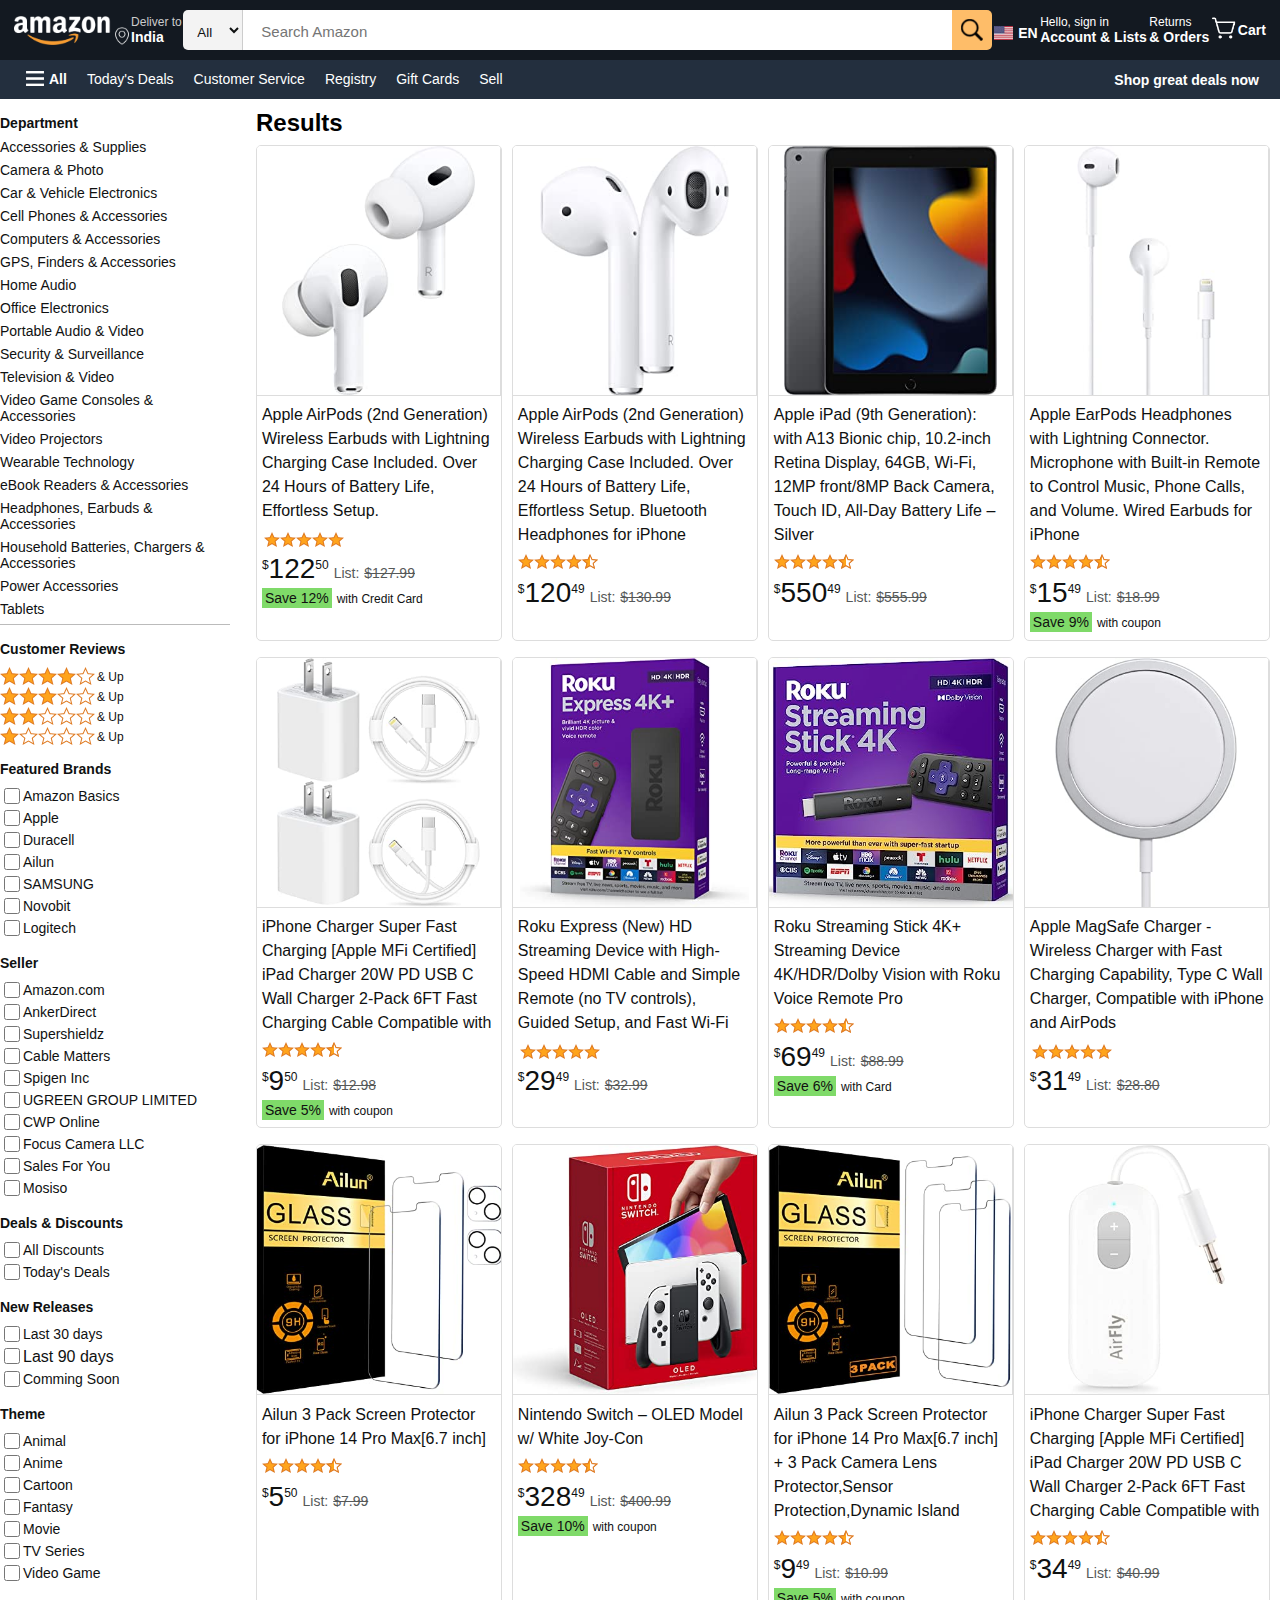
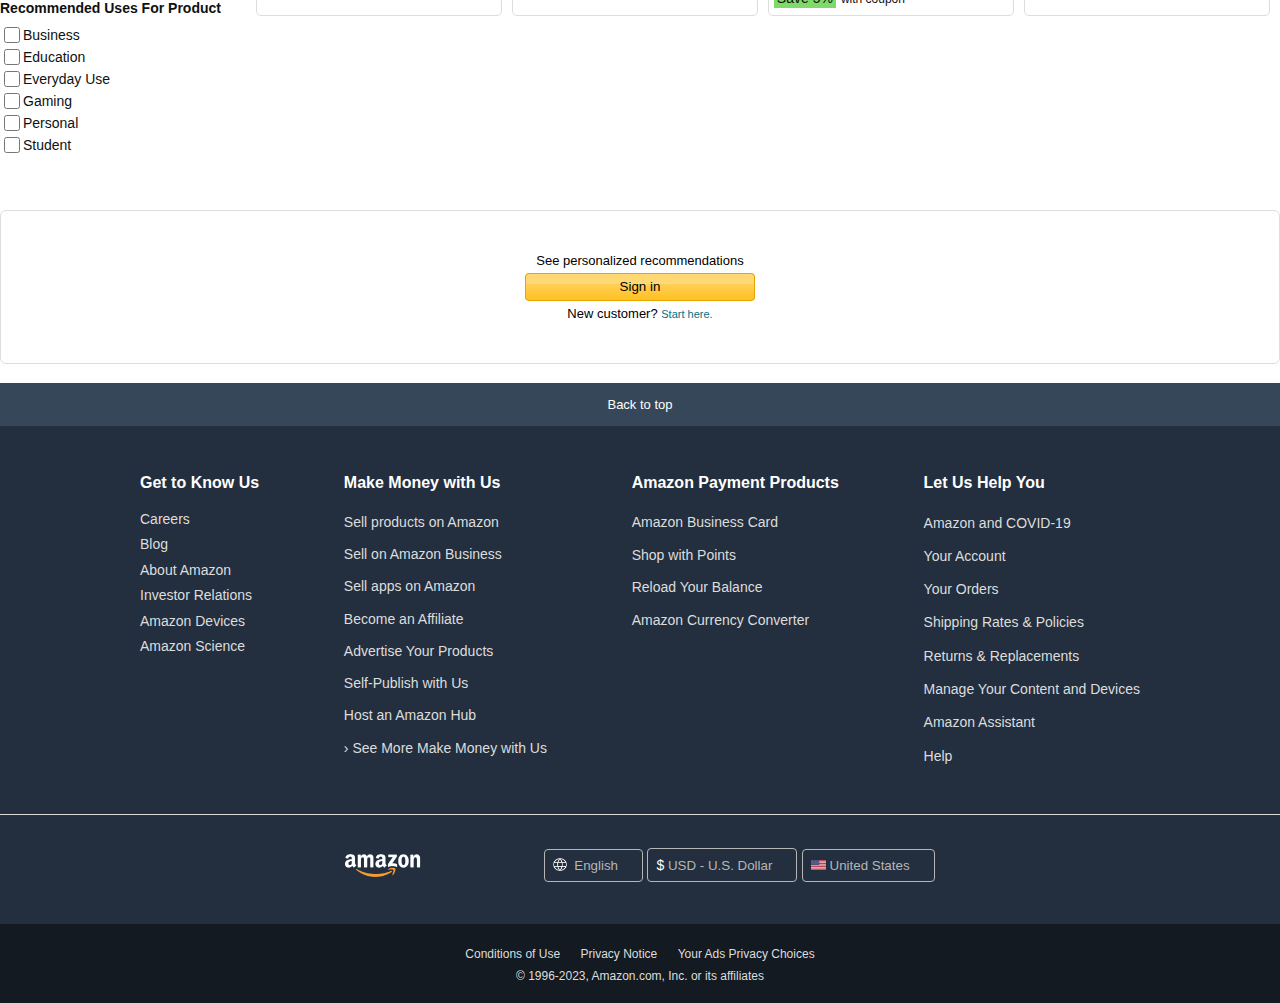
<file: electronics.html>
﻿<!DOCTYPE html>
<html>
   <head>
      <title>Amazon.com | electronics</title>
      <meta name="viewport" content="width=device-width, initial-scale=1.0">
      <link rel="icon" href="images/favicon.png">
      <link rel="stylesheet" href="css/electronicsstyle.css">
      <link rel="stylesheet" href="css/responsiveelectro.css">
   </head>
   <body>
  <div class="container">
         <header class="container">
            <nav>
               <div class="nav-logo border"><a href="index.html"><img src="images/logo.png"></a></div>
               <div class="nav-inner-w">
                  <div class="nav-deliver border">
                     <a href="#"><img src="images/location.png"> </a>
                     <a href="#">
                     <p class="nav-text"><span class="ccc">Deliver to</span></p>
                     <p class="nav-title">India</p>
                     </a>
                  </div>

                  <div class="nav-search">
                     <select>
                        <option selected="selected">All</option>
 <option  value="search-alias=aps">All Departments</option>
<option value="search-alias=arts-crafts-intl-ship">Arts &amp; Crafts</option>
<option value="search-alias=baby-products-intl-ship">Baby</option>
                     </select>

                     <input type="text" placeholder="Search Amazon">
                     <img src="images/search.png">
                  </div>

<!------for-dropdowns-megas-------->
                  <div class="nav-flag border"><a href="#" class="forflagflex"><img src="images/americaflag.jpg"><span class="nav-title">EN</span></a>

                    <div class="language-dropdown">
<div class="selected-lang border-bottom">
<p class="d-flex-space">Change language <a href="#" class="link-color-cyan">Learn more</a></p>
<p class="lang-hover"><input type="radio" name="language">English - EN</p>
</div>

<div class="select-lang border-bottom">
<p><input type="radio" name="language"><a href="#" class="lang-hover">español - ES</a></p>
<p><input type="radio" name="language"><a href="#" class="lang-hover">Deutsch - DE</a></p>
<p><input type="radio" name="language"><a href="#" class="lang-hover">한국어 - KO</a></p>
<p><input type="radio" name="language"><a href="#" class="lang-hover">português - PT</a></p>
<p><input type="radio" name="language"><a href="#" class="lang-hover">中文 (简体) - ZH</a></p>
<p><input type="radio" name="language"><a href="#" class="lang-hover">中文 (繁體) - ZH</a></p>
</div>



<div class="select-currency border-bottom">
<p class="d-flex-space">Change currency <a href="#" class="link-color-cyan">Learn more</a><p>
<p class="d-flex-space">$ - USD - US Dollar<a href="#" class="link-color-cyan">Change</a></p>
</div>

<div class="select-region">
<p>You are shopping on Amazon.com</p>
<a href="#" class="link-color-cyan t-center">Change country/region.</a>
</div>
                    </div>
                  </div>


                  <div class="nav-accountlist border">
                     <a href="signin.html">
                        <p class="nav-text">Hello, sign in</p>
                     </a>
                     <a href="signin.html">
                        <p class="nav-title">Account & Lists</p>
                     </a>

                   <div class="mega-menu">
                       <a href="signin.html"><button  class="btnsecure widthmegabtn" style="cursor:pointer;">Sign in securely</button></a>
                       <p>New customer? <a href="registration.html" class="lang-hover">Start here.</a></p>
                      
                       <div class="text-content">
                            <div class="left"><ul>
<b>Your List</b>
<li> <a href="#">Create a list</a></li>
<li> <a href="#">Find a list or registry</a></li>
</ul></div>


                            <div class="right border-left">
<ul>
<b>Your Account</b>
<li> <a href="#">Account</a></li>
<li> <a href="#">Orders</a></li>
<li> <a href="#">Recommendations</a></li>
<li> <a href="#">Browsing History</a></li>
<li> <a href="#">Watchlist</a></li>
<li> <a href="#">Video Purchases & Rentals</a></li>
<li> <a href="#">Kindle Unlimited</a></li>
<li> <a href="#">Content & Devices</a></li>
<li> <a href="#">Subscribe & Save Items</a></li>
<li> <a href="#">Memberships & Subscriptions</a></li>
<li> <a href="#">Music Library</a></li>
</ul>

</div>
                       </div>
                  </div>
            
                  </div>
                  
                  
<!------/for-dropdowns-megas-------->


                  <div class="nav-returnorder border">
                     <a href="signin.html">
                        <p class="nav-text">Returns</p>
                     </a>
                     <a href="signin.html">
                        <p class="nav-title">& Orders</p>
                     </a>
                  </div>
                  <div class="nav-cart border">
                     <a href="cartpage.html"><img src="images/cart.png">
                     
                     <a href="cartpage.html"><p class="nav-title">Cart</p>
                     </a>
                  </div>
               </div>
            </nav>
            <!--menubar-->
            <div class="menubar">
               <div class="left-menu">
                  <div class="p-1 pd sborder"><a href="#"><img src="images/menu.png"><span>All</span></a></div>
                  <div class="p-2 pd sborder">
                     <a href="#">
                        <p>Today's Deals</p>
                  </div>
                  </a>
                  <div class="p-3 pd sborder">
                     <a href="#">
                        <p>Customer Service</p>
                  </div>
                  </a>
                  <div class="p-4 pd sborder">
                     <a href="#">
                        <p>Registry</p>
                  </div>
                  </a>
                  <div class="p-5 pd sborder">
                     <a href="#">
                        <p>Gift Cards</p>
                  </div>
                  </a>
                  <div class="p-5 pd sborder">
                     <a href="#">
                        <p>Sell</p>
                  </div>
                  </a>
               </div>
               <div class="right-menu nav-title sborder"><a href="#">Shop great deals now</a>
               </div>
            </div>
            <!--/menubar-->
         </header>
      <!--outer-categories-->
      <section class="outer-categories container-fluid">
         <!--inner-categories-->
         <div class="inner-categories d-flex">
            <!--left-selectors-->
            <div class="left-selectors">
               <div class="inn-l-selector">
                  <div class="l-row left-list-item">
                     <h2 class="left-heading-tilte">Department</h2>
                     <ul>
<li><span class="item-name"><a href="#" class="itemlink">Accessories & Supplies</span></a></li>
<li><span class="item-name"><a href="#" class="itemlink">Camera & Photo</span></a></li>
<li><span class="item-name"><a href="#" class="itemlink">Car & Vehicle Electronics</span></a></li>
<li><span class="item-name"><a href="#" class="itemlink">Cell Phones & Accessories</span></a></li>
<li><span class="item-name"><a href="#" class="itemlink">Computers & Accessories</span></a></li>
<li><span class="item-name"><a href="#" class="itemlink">GPS, Finders & Accessories</span></a></li>
<li><span class="item-name"><a href="#" class="itemlink">Home Audio</span></a></li>
<li><span class="item-name"><a href="#" class="itemlink">Office Electronics</span></a></li>
<li><span class="item-name"><a href="#" class="itemlink">Portable Audio & Video</span></a></li>
<li><span class="item-name"><a href="#" class="itemlink">Security & Surveillance</span></a></li>
<li><span class="item-name"><a href="#" class="itemlink">Television & Video</span></a></li>
<li><span class="item-name"><a href="#" class="itemlink">Video Game Consoles & Accessories</span></a></li>
<li><span class="item-name"><a href="#" class="itemlink">Video Projectors</span></a></li>
<li><span class="item-name"><a href="#" class="itemlink">Wearable Technology</span></a></li>
<li><span class="item-name"><a href="#" class="itemlink">eBook Readers & Accessories</span></a></li>
<li><span class="item-name"><a href="#" class="itemlink">Headphones, Earbuds & Accessories</span></a></li>
<li><span class="item-name"><a href="#" class="itemlink">Household Batteries, Chargers & Accessories</span></a></li>
<li><span class="item-name"><a href="#" class="itemlink">Power Accessories</span></a></li>
<li><span class="item-name"><a href="#" class="itemlink">Tablets</span></a></li>
      <ul>
       </div>


                  <div class="l-row">
                     <h2 class="left-heading-tilte">Customer Reviews</h2>
                     <ul>
                        <a href="#" class="basecolor">
                           <section class="str">
                              <li class="star-l-selector0"></li>
                              <span class="a-size-small itemlink">& Up</span>
                           </section>
                        </a>
                        <a href="#" class="basecolor">
                           <section class="str">
                              <li class="star-l-selector1"></li>
                              <span class="a-size-small itemlink">& Up</span>
                           </section>
                        </a>
                        <a href="#" class="basecolor">
                           <section class="str">
                              <li class="star-l-selector2"></li>
                              <span class="a-size-small itemlink">& Up</span>
                           </section>
                        </a>
                        <a href="#" class="basecolor">
                           <section class="str">
                              <li class="star-l-selector3"></li>
                              <span class="a-size-small itemlink">& Up</span>
                           </section>
                        </a>
                     </ul>
                  </div>


                  <div class="l-row">
                     <h2 class="left-heading-tilte">Featured Brands</h2>
                    <ul>
                     <li><input type="checkbox"><span class="item-name"><a href="#" class="itemlink">Amazon Basics</a></span></li>

                     <li><input type="checkbox"><span class="item-name"><a href="#" class="itemlink">Apple</a></span></li>

                     <li><input type="checkbox"><span class="item-name"><a href="#" class="itemlink">Duracell</a></span></li>

                     <li><input type="checkbox"><span class="item-name"><a href="#" class="itemlink">Ailun</a></span></li>

                     <li><input type="checkbox"><span class="item-name"><a href="#" class="itemlink">SAMSUNG</a></span></li>

                     <li><input type="checkbox"><span class="item-name"><a href="#" class="itemlink">Novobit</a></span></li>

                     <li><input type="checkbox"><span class="item-name"><a href="#" class="itemlink">Logitech</a></span></li>
                  </div>



                  <div class="l-row">
                     <h2 class="left-heading-tilte">Seller</h2>
                     <ul>
                        <li><input type="checkbox"><span class="item-name"><a href="#" class="itemlink">Amazon.com</a></span></li>

                        <li><input type="checkbox"><span class="item-name"><a href="#" class="itemlink">AnkerDirect</a></span></li>

                        <li><input type="checkbox"><span class="item-name"><a href="#" class="itemlink">Supershieldz</a></span></li>

                        <li><input type="checkbox"><span class="item-name"><a href="#" class="itemlink">Cable Matters</a></span></li>

                        <li><input type="checkbox"><span class="item-name"><a href="#" class="itemlink">Spigen Inc</a></span></li>

                        <li><input type="checkbox"><span class="item-name"><a href="#" class="itemlink">UGREEN GROUP LIMITED</a></span></li>

                        <li><input type="checkbox"><span class="item-name"><a href="#" class="itemlink">CWP Online</a></span></li>

                        <li><input type="checkbox"><span class="item-name"><a href="#" class="itemlink">Focus Camera LLC</a></span></li>

                        <li><input type="checkbox"><span class="item-name"><a href="#" class="itemlink">Sales For You</a></span></li>

                        <li><input type="checkbox"><span class="item-name"><a href="#" class="itemlink">Mosiso</a></span></li>
                     </ul>
                  </div>
                  <div class="l-row">
                     <h2 class="left-heading-tilte">Deals & Discounts</h2>
                     <ul>
                        <li><input type="checkbox"><span class="item-name"><a href="#" class="itemlink">All Discounts</a></li>
                        <li><input type="checkbox"><span class="item-name"><a href="#" class="itemlink">Today's Deals</a></span></li>
                     </ul>
                  </div>
                  <div class="l-row">
                     <h2 class="left-heading-tilte">New Releases</h2>
                     <ul>
                        <li><input type="checkbox"><span class="item-name"><a href="#" class="itemlink">Last 30 days</li>
                        <li><input type="checkbox"><span class="item-name"><a href="#" class="itemlink">Last 90 days</a></span></li>
                        <li><input type="checkbox"><span class="item-name"><a href="#" class="itemlink">Comming Soon</a></span></li>
                     </ul>
                  </div>

                  <div class="l-row">
                     <h2 class="left-heading-tilte">Theme</h2>
                     <ul>
                        <li><input type="checkbox"><span class="item-name"><a href="#" class="itemlink">Animal</a></span></li>
                        <li><input type="checkbox"><span class="item-name"><a href="#" class="itemlink">Anime</a></span></li>
                        <li><input type="checkbox"><span class="item-name"><a href="#" class="itemlink">Cartoon</a></span></li>
                        <li><input type="checkbox"><span class="item-name"><a href="#" class="itemlink">Fantasy</a></span></li>
                        <li><input type="checkbox"><span class="item-name"><a href="#" class="itemlink">Movie</a></span></li>
                        <li><input type="checkbox"><span class="item-name"><a href="#" class="itemlink">TV Series</a></span></li>
                        <li><input type="checkbox"><span class="item-name"><a href="#" class="itemlink">Video Game</a></span></li>
                     </ul>
                  </div>

 
                  <div class="l-row">
                     <h2 class="left-heading-tilte">Recommended Uses For Product</h2>
                     <ul>
                        

    <li><input type="checkbox"><span class="item-name"><a href="#" class="itemlink">Business</a></span></li>

    <li><input type="checkbox"><span class="item-name"><a href="#" class="itemlink">Education</a></span></li>

    <li><input type="checkbox"><span class="item-name"><a href="#" class="itemlink">Everyday Use</a></span></li>

    <li><input type="checkbox"><span class="item-name"><a href="#" class="itemlink">Gaming</a></span></li>

    <li><input type="checkbox"><span class="item-name"><a href="#" class="itemlink">Personal</a></span></li>

    <li><input type="checkbox"><span class="item-name"><a href="#" class="itemlink">Student</a></span></li>


                     </ul>
                  </div>
               </div>
            </div>
            <!--/left-selectors-->



            <!--right-shop-area-->
            <div class="right-shop-area">
               <!--inn-r-shop-area-->
               <div class="inn-r-shop-area">
                  <h2 class="mt10">Results</h2>
                  <!-----right-row------->




                  <!-----horizental-d-flex---row------->
                  <div class="horizental-d-flex">


                     <!-----h-alined-flex-box----1------->
                     <div class="right-row h-alined-flex-box">
                        <!-----rrc------->
                        <div class="rrc"><img class="w-100" src="images/eleitem1.jpg"></div>
                        <!-----/rrc------->
                        <!-----rlc------->
                        <div class="rlc">
                           <span class="h-item-rate-title"><a class="itemlink" href="#">Apple AirPods (2nd Generation) Wireless Earbuds with Lightning Charging Case Included. Over 24 Hours of Battery Life, Effortless Setup.</a></span>
                           <span class="item-star-5"></span>
                           <div class="up-rate"><span class="r-d-flex mr5"><span class="item-rate-symbol a-size-small">$</span><span class="item-rate-title">122</span><span class="item-rate-fraction a-size-small">50</span></span>
                              <span class="medium-text-pr mr5">List: </span><span class="mid-cross-line medium-text-pr">$127.99</span>
                           </div>
                        <div class="off-rate"><span class="save-btn mr5 save-text">Save 12%</span><span class="coupon a-size-small">with Credit Card</span></div>
                        </div>
                        <!-----/rlc------->
                     </div>
                     <!-----/h-alined-flex-box----1------->




                     <!-----h-alined-flex-box----2------->
                     <div class="right-row h-alined-flex-box">
                        <!-----rrc------->
                        <div class="rrc"><img class="w-100" src="images/eleitem2.jpg"></div>
                        <!-----/rrc------->
                        <!-----rlc------->
                        <div class="rlc">
                           <span class="h-item-rate-title"><a class="itemlink" href="#">Apple AirPods (2nd Generation) Wireless Earbuds with Lightning Charging Case Included. Over 24 Hours of Battery Life, Effortless Setup. Bluetooth Headphones for iPhone</a></span>
                           <span class="item-star-45"></span>
                           <div class="up-rate"><span class="r-d-flex mr5"><span class="item-rate-symbol a-size-small">$</span><span class="item-rate-title">120</span><span class="item-rate-fraction a-size-small">49</span></span>
                              <span class="medium-text-pr mr5">List: </span><span class="mid-cross-line medium-text-pr">$130.99</span>
                           </div>

                        </div>
                        <!-----/rlc------->
                     </div>
                     <!-----/h-alined-flex-box----2------->


                     <!-----h-alined-flex-box----3------->
                     <div class="right-row h-alined-flex-box">
                        <!-----rrc------->
                        <div class="rrc"><img class="w-100" src="images/eleitem3.jpg"></div>
                        <!-----/rrc------->
                        <!-----rlc------->
                        <div class="rlc">
                           <span class="h-item-rate-title"><a class="itemlink" href="#">Apple iPad (9th Generation): with A13 Bionic chip, 10.2-inch Retina Display, 64GB, Wi-Fi, 12MP front/8MP Back Camera, Touch ID, All-Day Battery Life – Silver</a></span>
                           <span class="item-star-45"></span>
                           <div class="up-rate"><span class="r-d-flex mr5"><span class="item-rate-symbol a-size-small">$</span><span class="item-rate-title">550</span><span class="item-rate-fraction a-size-small">49</span></span>
                              <span class="medium-text-pr mr5">List: </span><span class="mid-cross-line medium-text-pr">$555.99</span>
                           </div>

                        </div>
                        <!-----/rlc------->
                     </div>
                     <!-----/h-alined-flex-box----3------->


                     <!-----h-alined-flex-box----4------->
                     <div class="right-row h-alined-flex-box">
                        <!-----rrc------->
                        <div class="rrc"><img class="w-100" src="images/eleitem4.jpg"></div>
                        <!-----/rrc------->
                        <!-----rlc------->
                        <div class="rlc">
                           <span class="h-item-rate-title"><a class="itemlink" href="#">Apple EarPods Headphones with Lightning Connector. Microphone with Built-in Remote to Control Music, Phone Calls, and Volume. Wired Earbuds for iPhone</a></span>
                           <span class="item-star-45"></span>
                           <div class="up-rate"><span class="r-d-flex mr5"><span class="item-rate-symbol a-size-small">$</span><span class="item-rate-title">15</span><span class="item-rate-fraction a-size-small">49</span></span>
                              <span class="medium-text-pr mr5">List: </span><span class="mid-cross-line medium-text-pr">$18.99</span>
                           </div>
                        <div class="off-rate"><span class="save-btn mr5 save-text">Save 9%</span><span class="coupon a-size-small">with coupon</span></div>
                        </div>
                        <!-----/rlc------->
                     </div>
                     <!-----/h-alined-flex-box----4------->


                     <!-----h-alined-flex-box----5------->
                     <div class="right-row h-alined-flex-box">
                        <!-----rrc------->
                        <div class="rrc"><img class="w-100" src="images/eleitem5.jpg"></div>
                        <!-----/rrc------->
                        <!-----rlc------->
                        <div class="rlc">
                           <span class="h-item-rate-title"><a class="itemlink" href="#">iPhone Charger Super Fast Charging [Apple MFi Certified] iPad Charger 20W PD USB C Wall Charger 2-Pack 6FT Fast Charging Cable Compatible with</a></span>
                           <span class="item-star-45"></span>
                           <div class="up-rate"><span class="r-d-flex mr5"><span class="item-rate-symbol a-size-small">$</span><span class="item-rate-title">9</span><span class="item-rate-fraction a-size-small">50</span></span>
                              <span class="medium-text-pr mr5">List: </span><span class="mid-cross-line medium-text-pr">$12.98</span>
                           </div>
                        <div class="off-rate"><span class="save-btn mr5 save-text">Save 5%</span><span class="coupon a-size-small">with coupon</span></div>
                        </div>
                        <!-----/rlc------->
                     </div>
                     <!-----/h-alined-flex-box----5------->




                     <!-----h-alined-flex-box----6------->
                     <div class="right-row h-alined-flex-box">
                        <!-----rrc------->
                        <div class="rrc"><img class="w-100" src="images/eleitem6.jpg"></div>
                        <!-----/rrc------->
                        <!-----rlc------->
                        <div class="rlc">
                           <span class="h-item-rate-title"><a class="itemlink" href="#">Roku Express (New) HD Streaming Device with High-Speed HDMI Cable and Simple Remote (no TV controls), Guided Setup, and Fast Wi-Fi</a></span>
                           <span class="item-star-5"></span>
                           <div class="up-rate"><span class="r-d-flex mr5"><span class="item-rate-symbol a-size-small">$</span><span class="item-rate-title">29</span><span class="item-rate-fraction a-size-small">49</span></span>
                              <span class="medium-text-pr mr5">List: </span><span class="mid-cross-line medium-text-pr">$32.99</span>
                           </div>

                        </div>
                        <!-----/rlc------->
                     </div>
                     <!-----/h-alined-flex-box----6------->


                     <!-----h-alined-flex-box----7------->
                     <div class="right-row h-alined-flex-box">
                        <!-----rrc------->
                        <div class="rrc"><img class="w-100" src="images/eleitem7.jpg"></div>
                        <!-----/rrc------->
                        <!-----rlc------->
                        <div class="rlc">
                           <span class="h-item-rate-title"><a class="itemlink" href="#">Roku Streaming Stick 4K+ Streaming Device 4K/HDR/Dolby Vision with Roku Voice Remote Pro</a></span>
                           <span class="item-star-45"></span>
                           <div class="up-rate"><span class="r-d-flex mr5"><span class="item-rate-symbol a-size-small">$</span><span class="item-rate-title">69</span><span class="item-rate-fraction a-size-small">49</span></span>
                              <span class="medium-text-pr mr5">List: </span><span class="mid-cross-line medium-text-pr">$88.99</span>
                           </div>
                        <div class="off-rate"><span class="save-btn mr5 save-text">Save 6%</span><span class="coupon a-size-small">with Card</span></div>
                        </div>
                        <!-----/rlc------->
                     </div>
                     <!-----/h-alined-flex-box----7------->


                     <!-----h-alined-flex-box----8------->
                     <div class="right-row h-alined-flex-box">
                        <!-----rrc------->
                        <div class="rrc"><img class="w-100" src="images/eleitem8.jpg"></div>
                        <!-----/rrc------->
                        <!-----rlc------->
                        <div class="rlc">
                           <span class="h-item-rate-title"><a class="itemlink" href="#">Apple MagSafe Charger - Wireless Charger with Fast Charging Capability, Type C Wall Charger, Compatible with iPhone and AirPods</a></span>
                           <span class="item-star-5"></span>
                           <div class="up-rate"><span class="r-d-flex mr5"><span class="item-rate-symbol a-size-small">$</span><span class="item-rate-title">31</span><span class="item-rate-fraction a-size-small">49</span></span>
                              <span class="medium-text-pr mr5">List: </span><span class="mid-cross-line medium-text-pr">$28.80</span>
                           </div>

                        </div>
                        <!-----/rlc------->
                     </div>
                     <!-----/h-alined-flex-box----8------->



                     <!-----h-alined-flex-box----9------->
                     <div class="right-row h-alined-flex-box">
                        <!-----rrc------->
                        <div class="rrc"><img class="w-100" src="images/eleitem9.jpg"></div>
                        <!-----/rrc------->
                        <!-----rlc------->
                        <div class="rlc">
                           <span class="h-item-rate-title"><a class="itemlink" href="#">Ailun 3 Pack Screen Protector for iPhone 14 Pro Max[6.7 inch]</a></span>
                           <span class="item-star-45"></span>
                           <div class="up-rate"><span class="r-d-flex mr5"><span class="item-rate-symbol a-size-small">$</span><span class="item-rate-title">5</span><span class="item-rate-fraction a-size-small">50</span></span>
                              <span class="medium-text-pr mr5">List: </span><span class="mid-cross-line medium-text-pr">$7.99</span>
                           </div>

                        </div>
                        <!-----/rlc------->
                     </div>
                     <!-----/h-alined-flex-box----9------->




                     <!-----h-alined-flex-box----10------->
                     <div class="right-row h-alined-flex-box">
                        <!-----rrc------->
                        <div class="rrc"><img class="w-100" src="images/eleitem10.jpg"></div>
                        <!-----/rrc------->
                        <!-----rlc------->
                        <div class="rlc">
                           <span class="h-item-rate-title"><a class="itemlink" href="#">Nintendo Switch – OLED Model w/ White Joy-Con</a></span>
                           <span class="item-star-45"></span>
                           <div class="up-rate"><span class="r-d-flex mr5"><span class="item-rate-symbol a-size-small">$</span><span class="item-rate-title">328</span><span class="item-rate-fraction a-size-small">49</span></span>
                              <span class="medium-text-pr mr5">List: </span><span class="mid-cross-line medium-text-pr">$400.99</span>
                           </div>
                        <div class="off-rate"><span class="save-btn mr5 save-text">Save 10%</span><span class="coupon a-size-small">with coupon</span></div>

                        </div>
                        <!-----/rlc------->
                     </div>
                     <!-----/h-alined-flex-box----10------->


                     <!-----h-alined-flex-box----11------->
                     <div class="right-row h-alined-flex-box">
                        <!-----rrc------->
                        <div class="rrc"><img class="w-100" src="images/eleitem11.jpg"></div>
                        <!-----/rrc------->
                        <!-----rlc------->
                        <div class="rlc">
                           <span class="h-item-rate-title"><a class="itemlink" href="#">Ailun 3 Pack Screen Protector for iPhone 14 Pro Max[6.7 inch] + 3 Pack Camera Lens Protector,Sensor Protection,Dynamic Island</a></span>
                           <span class="item-star-45"></span>
                           <div class="up-rate"><span class="r-d-flex mr5"><span class="item-rate-symbol a-size-small">$</span><span class="item-rate-title">9</span><span class="item-rate-fraction a-size-small">49</span></span>
                              <span class="medium-text-pr mr5">List: </span><span class="mid-cross-line medium-text-pr">$10.99</span>
                           </div>
                        <div class="off-rate"><span class="save-btn mr5 save-text">Save 5%</span><span class="coupon a-size-small">with coupon</span></div>

                        </div>
                        <!-----/rlc------->
                     </div>
                     <!-----/h-alined-flex-box----11------->


                     <!-----h-alined-flex-box----12------->
                     <div class="right-row h-alined-flex-box">
                        <!-----rrc------->
                        <div class="rrc"><img class="w-100" src="images/eleitem12.jpg"></div>
                        <!-----/rrc------->
                        <!-----rlc------->
                        <div class="rlc">
                           <span class="h-item-rate-title"><a class="itemlink" href="#">iPhone Charger Super Fast Charging [Apple MFi Certified] iPad Charger 20W PD USB C Wall Charger 2-Pack 6FT Fast Charging Cable Compatible with</a></span>
                           <span class="item-star-45"></span>
                           <div class="up-rate"><span class="r-d-flex mr5"><span class="item-rate-symbol a-size-small">$</span><span class="item-rate-title">34</span><span class="item-rate-fraction a-size-small">49</span></span>
                              <span class="medium-text-pr mr5">List: </span><span class="mid-cross-line medium-text-pr">$40.99</span>
                           </div>

                        </div>
                        <!-----/rlc------->
                     </div>
                     <!-----/h-alined-flex-box----12------->





                  </div>
                  <!-----/horizental-d-flex---row------->

               </div>
               <!--/inn-r-shop-area-->
            </div>
            <!--/right-shop-area-->



         </div>
         <!--/inner-categories-->
      </section>
      <!--/outer-categories-->




         <!--sign-in-sec-->
         <section class="sign-in-sec container">
            <div class="in-sign">
               <div class="sign-content gaptop42 gapbot42">
                  <p>See personalized recommendations</p>
                  <a href="signin.html"><button class="signbtn">Sign in</button></a>
               <p class="fontsm11">New customer? <a href="registration.html">Start here.</a></p>
               </div>
            </div>
         </section>
         <!--/sign-in-sec-->
         <!--back-top-sec-->
         <section class="back-top-sec container">
            <a href="#">Back to top</a>
         </section>
         <!--/back-top-sec-->
         <!--footer-->
         <footer class="container">
            <!--top-footer-->
            <div class="top-footer">
               <!--foot-in-->
               <div class="foot-in gaptop42 gapbot42">
                  <div class="f1">
                     <ul>
                        <p>Get to Know Us</p>
                        </li>
                        <li><a href="#">Careers</a></li>
                        <li><a href="#">Blog</a></li>
                        <li><a href="#">About Amazon</a></li>
                        <li><a href="#">Investor Relations</a></li>
                        <li><a href="#">Amazon Devices</a></li>
                        <li><a href="#">Amazon Science</a></li>
                     </ul>
                  </div>
                  <div class="f1">
                     <ul>
                        <p>Make Money with Us</p>
                        </li>
                        <li><a href="#">Sell products on Amazon</a></li>
                        <li><a href="#">Sell on Amazon Business</a></li>
                        <li><a href="#">Sell apps on Amazon</a></li>
                        <li><a href="#">Become an Affiliate</a></li>
                        <li><a href="#">Advertise Your Products</a></li>
                        <li><a href="#">Self-Publish with Us</a></li>
                        <li><a href="#">Host an Amazon Hub</a></li>
                        <li><a href="#">› See More Make Money with Us</a></li>
                     </ul>
                  </div>
                  <div class="f1">
                     <ul>
                        <p>Amazon Payment Products</p>
                        </li>
                        <li><a href="#">Amazon Business Card</a></li>
                        <li><a href="#">Shop with Points</a></li>
                        <li><a href="#">Reload Your Balance</a></li>
                        <li><a href="#">Amazon Currency Converter</a></li>
                     </ul>
                  </div>
                  <div class="f1">
                     <ul>
                        <p>Let Us Help You</p>
                        </li>
                        <li><a href="#">Amazon and COVID-19</a></li>
                        <li><a href="#">Your Account</a></li>
                        <li><a href="#">Your Orders</a></li>
                        <li><a href="#">Shipping Rates & Policies</a></li>
                        <li><a href="#">Returns & Replacements</a></li>
                        <li><a href="#">Manage Your Content and Devices</a></li>
                        <li><a href="#">Amazon Assistant</a></li>
                        <li><a href="#">Help</a></li>
                     </ul>
                  </div>
               </div>
               <!--/foot-in-->
               <!--f-language-sec-->
               <div class="f-language-sec pdtop gapbot42">
                  <div class="language-in">
                   <a href="index.html"> <img class="f-logo" src="images/logo.png"></a>
                     <div class="expect-logo"> <button class="f-btn"><img class="net" src="images/net.png"><span>English</span></button>
                        <button class="f-btn"> <span class="doller">&dollar;</span> USD - U.S. Dollar</button>
                        <button class="f-btn"><img class="f-flag" src="images/americaflag.jpg"> United States</button>
                     </div>
                  </div>
               </div>
               <!--/f-language-sec-->
            </div>
            <!--top-footer-->
            <!--bottom-footer-->
            <div class="bottom-footer pdtop pdbot">
               <div class="f-b-link">
                  <a href="#">Conditions of Use</a>
                  <a href="#">Privacy Notice</a>
                  <a href="#">Your Ads Privacy Choices</a>
               </div>
               <p>© 1996-2023, Amazon.com, Inc. or its affiliates</p>
            </div>
            <!--/bottom-footer-->
         </footer>
         <!--/footer-->
    </div>


   </body>
</html>
</file>
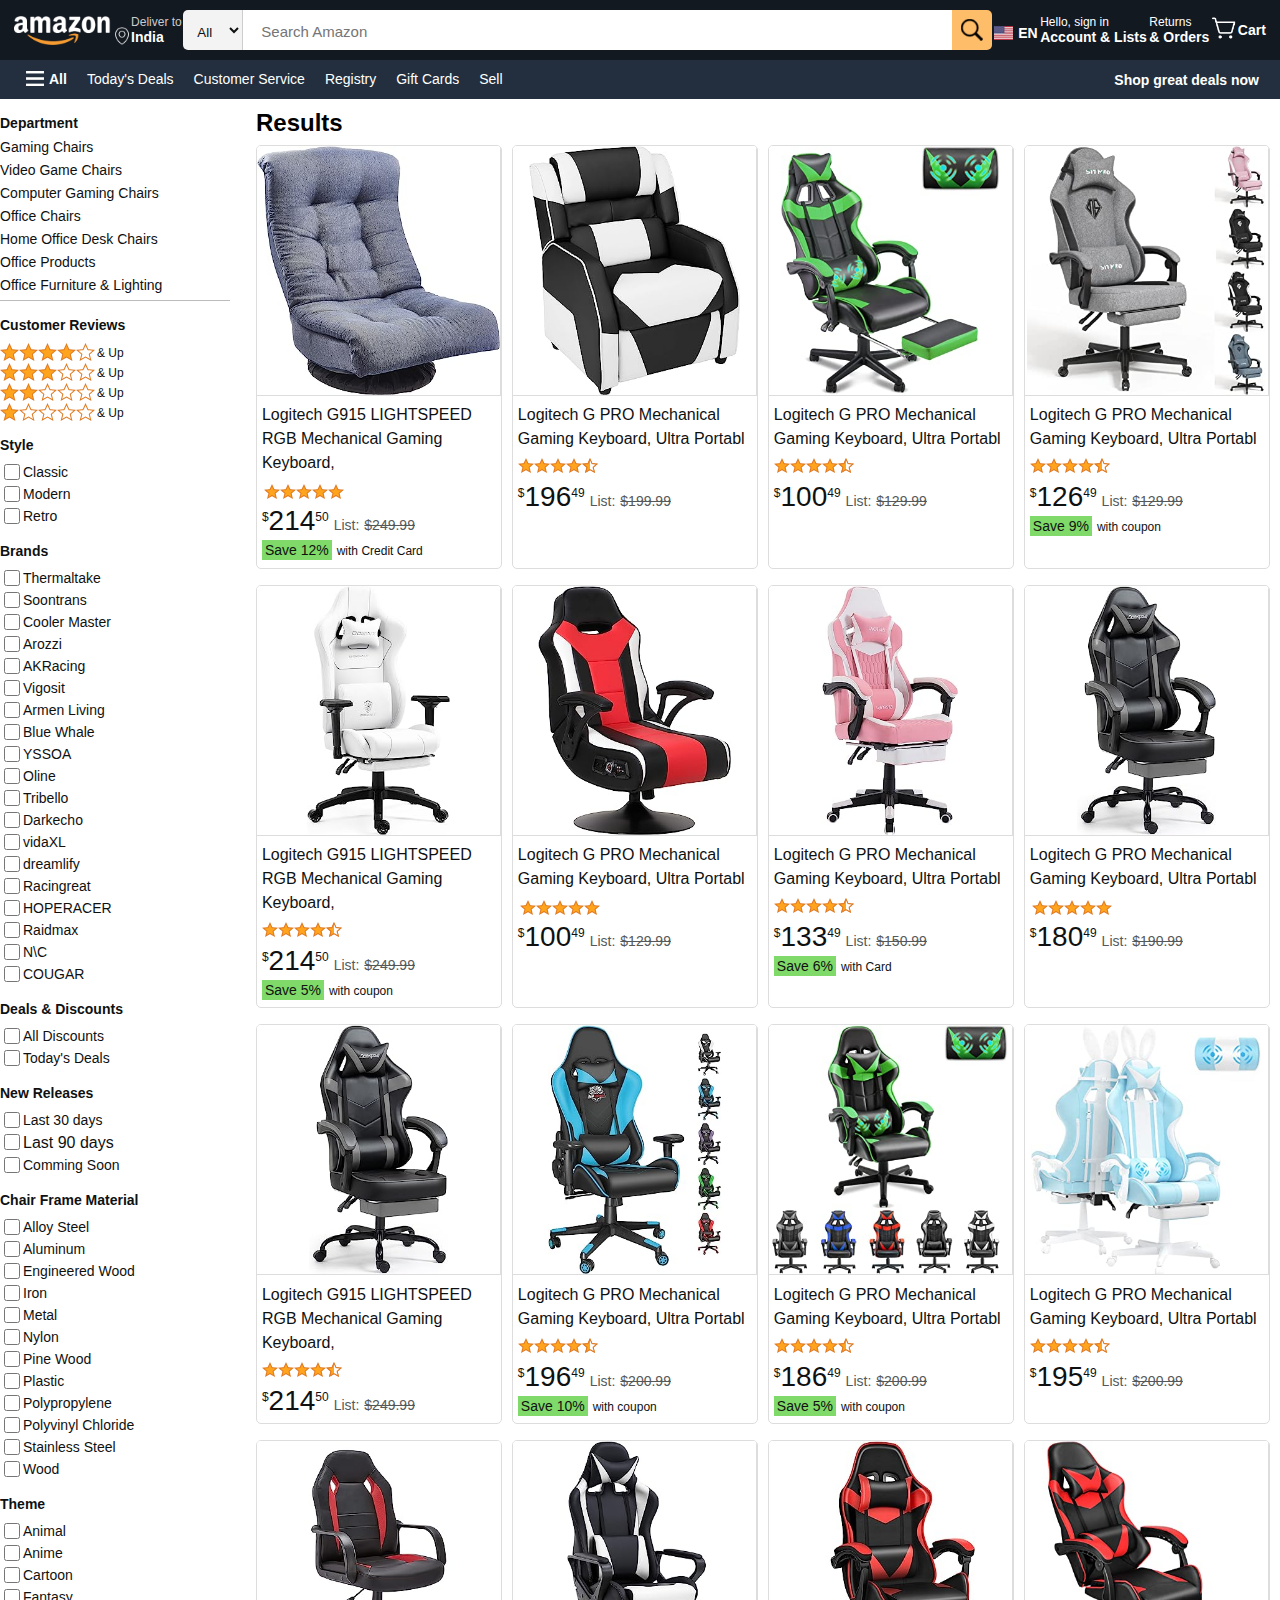
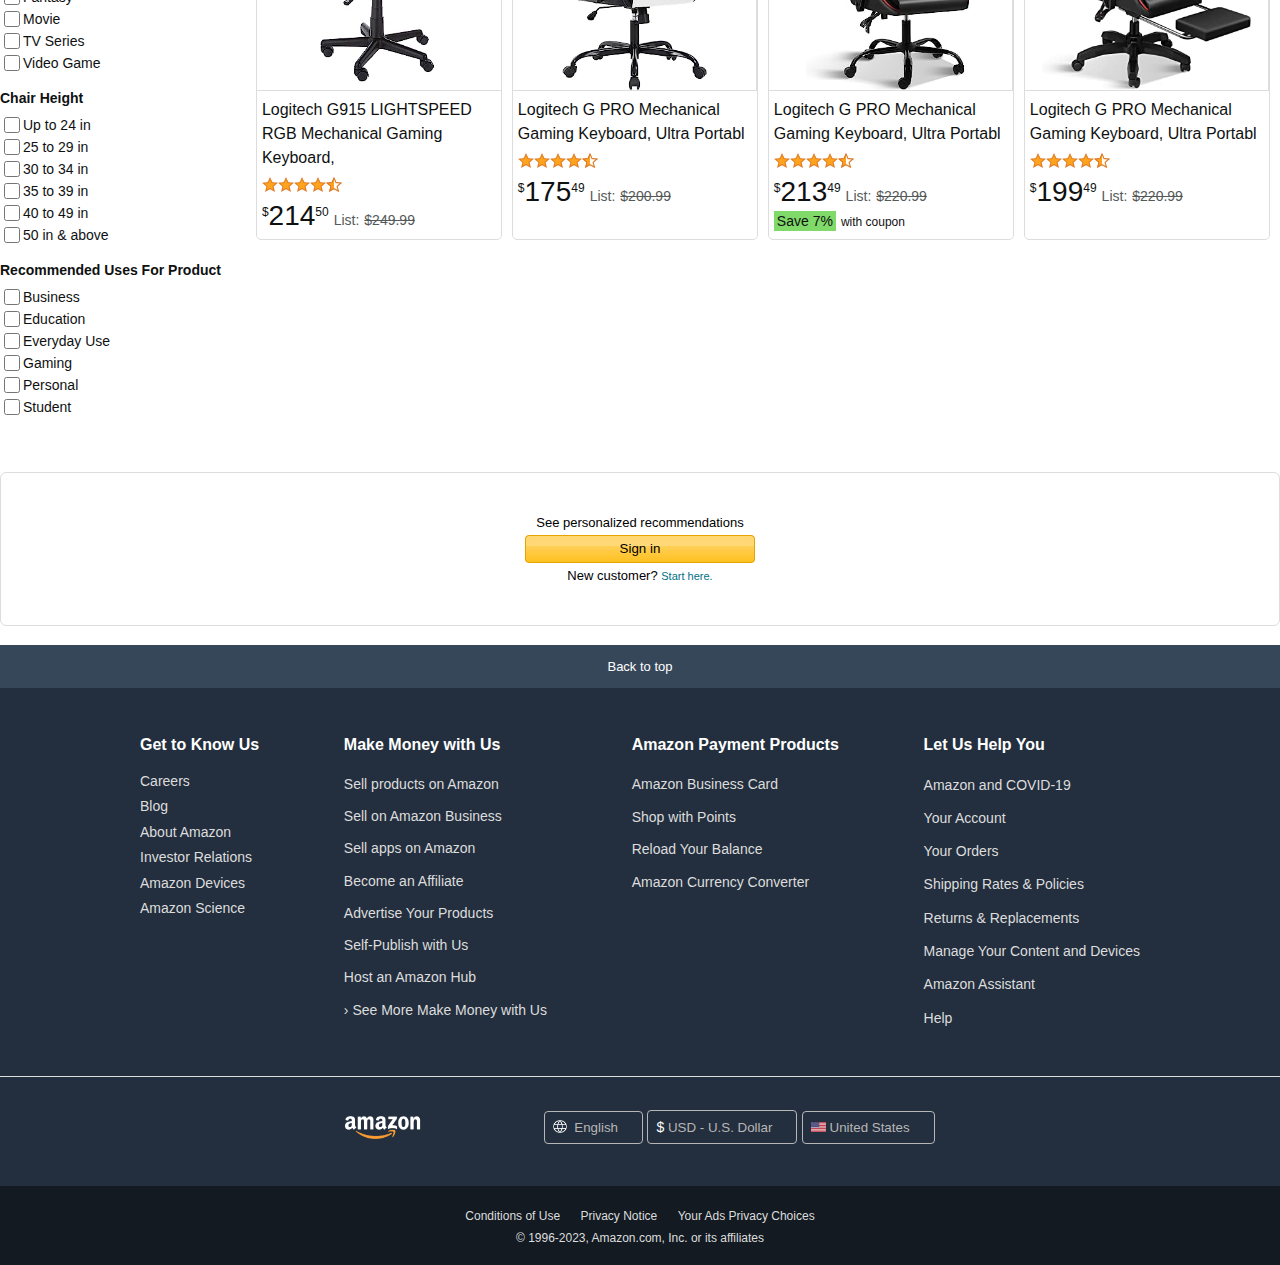
<file: gamingchairs.html>
﻿<!DOCTYPE html>
<html>
   <head>
      <meta name="viewport" Content="device=width-device, initial-scale=1.0">
      <title>Amazon.com | gaming chairs</title>
      <link rel="icon" href="images/favicon.png">
      <link rel="stylesheet" href="css/gamingchairstyle.css">
	  <link rel="stylesheet" href="css/responsivechairs.css">
   </head>
   <body>
  <div class="container">
         <header class="container">
            <nav>
               <div class="nav-logo border"><a href="index.html"><img src="images/logo.png"></a></div>
               <div class="nav-inner-w">
                  <div class="nav-deliver border">
                     <a href="#"><img src="images/location.png"> </a>
                     <a href="#">
                     <p class="nav-text"><span class="ccc">Deliver to</span></p>
                     <p class="nav-title">India</p>
                     </a>
                  </div>

                  <div class="nav-search">
                     <select>
                        <option selected="selected">All</option>
 <option  value="search-alias=aps">All Departments</option>
<option value="search-alias=arts-crafts-intl-ship">Arts &amp; Crafts</option>
<option value="search-alias=baby-products-intl-ship">Baby</option>
                     </select>

                     <input type="text" placeholder="Search Amazon">
                     <img src="images/search.png">
                  </div>

<!------for-dropdowns-megas-------->
                  <div class="nav-flag border"><a href="#" class="forflagflex"><img src="images/americaflag.jpg"><span class="nav-title">EN</span></a>

                    <div class="language-dropdown">
<div class="selected-lang border-bottom">
<p class="d-flex-space">Change language <a href="#" class="link-color-cyan">Learn more</a></p>
<p class="lang-hover"><input type="radio" name="language">English - EN</p>
</div>

<div class="select-lang border-bottom">
<p><input type="radio" name="language"><a href="#" class="lang-hover">español - ES</a></p>
<p><input type="radio" name="language"><a href="#" class="lang-hover">Deutsch - DE</a></p>
<p><input type="radio" name="language"><a href="#" class="lang-hover">한국어 - KO</a></p>
<p><input type="radio" name="language"><a href="#" class="lang-hover">português - PT</a></p>
<p><input type="radio" name="language"><a href="#" class="lang-hover">中文 (简体) - ZH</a></p>
<p><input type="radio" name="language"><a href="#" class="lang-hover">中文 (繁體) - ZH</a></p>
</div>



<div class="select-currency border-bottom">
<p class="d-flex-space">Change currency <a href="#" class="link-color-cyan">Learn more</a><p>
<p class="d-flex-space">$ - USD - US Dollar<a href="#" class="link-color-cyan">Change</a></p>
</div>

<div class="select-region">
<p>You are shopping on Amazon.com</p>
<a href="#" class="link-color-cyan t-center">Change country/region.</a>
</div>
                    </div>
                  </div>


                  <div class="nav-accountlist border">
                     <a href="signin.html">
                        <p class="nav-text">Hello, sign in</p>
                     </a>
                     <a href="signin.html">
                        <p class="nav-title">Account & Lists</p>
                     </a>

                   <div class="mega-menu">
                       <a href="signin.html"><button  class="btnsecure widthmegabtn" style="cursor:pointer;">Sign in securely</button></a>
                       <p>New customer? <a href="registration.html" class="lang-hover">Start here.</a></p>
                      
                       <div class="text-content">
                            <div class="left"><ul>
<b>Your List</b>
<li> <a href="#">Create a list</a></li>
<li> <a href="#">Find a list or registry</a></li>
</ul></div>


                            <div class="right border-left">
<ul>
<b>Your Account</b>
<li> <a href="#">Account</a></li>
<li> <a href="#">Orders</a></li>
<li> <a href="#">Recommendations</a></li>
<li> <a href="#">Browsing History</a></li>
<li> <a href="#">Watchlist</a></li>
<li> <a href="#">Video Purchases & Rentals</a></li>
<li> <a href="#">Kindle Unlimited</a></li>
<li> <a href="#">Content & Devices</a></li>
<li> <a href="#">Subscribe & Save Items</a></li>
<li> <a href="#">Memberships & Subscriptions</a></li>
<li> <a href="#">Music Library</a></li>
</ul>

</div>
                       </div>
                  </div>
            
                  </div>
                  
                  
<!------/for-dropdowns-megas-------->
                 

                  <div class="nav-returnorder border">
                     <a href="signin.html">
                        <p class="nav-text">Returns</p>
                     </a>
                     <a href="signin.html">
                        <p class="nav-title">& Orders</p>
                     </a>
                  </div>

                  <div class="nav-cart border">
                     <a href="cartpage.html"><img src="images/cart.png">
                     
                     <a href="cartpage.html"><p class="nav-title">Cart</p>
                     </a>
                  </div>
               </div>
            </nav>
            <!--menubar-->
            <div class="menubar">
               <div class="left-menu">
                  <div class="p-1 pd sborder"><a href="#"><img src="images/menu.png"><span>All</span></a></div>
                  <div class="p-2 pd sborder">
                     <a href="#">
                        <p>Today's Deals</p>
                  </div>
                  </a>
                  <div class="p-3 pd sborder">
                     <a href="#">
                        <p>Customer Service</p>
                  </div>
                  </a>
                  <div class="p-4 pd sborder">
                     <a href="#">
                        <p>Registry</p>
                  </div>
                  </a>
                  <div class="p-5 pd sborder">
                     <a href="#">
                        <p>Gift Cards</p>
                  </div>
                  </a>
                  <div class="p-5 pd sborder">
                     <a href="#">
                        <p>Sell</p>
                  </div>
                  </a>
               </div>
               <div class="right-menu nav-title sborder"><a href="#">Shop great deals now</a>
               </div>
            </div>
            <!--/menubar-->
         </header>
      <!--outer-categories-->
      <section class="outer-categories container-fluid">
         <!--inner-categories-->
         <div class="inner-categories d-flex">
            <!--left-selectors-->
            <div class="left-selectors">
               <div class="inn-l-selector">
                  <div class="l-row left-list-item">
                     <h2 class="left-heading-tilte">Department</h2>
                     <ul>

<li><span class="item-name"><a href="#" class="itemlink">Gaming Chairs</span></a></li>
<li><span class="item-name"><a href="#" class="itemlink">Video Game Chairs</a></span></li>
<li><span class="item-name"><a href="#" class="itemlink">Computer Gaming Chairs</a></span></li>
<li><span class="item-name"><a href="#" class="itemlink">Office Chairs</a></span></li>
<li><span class="item-name"><a href="#" class="itemlink">Home Office Desk Chairs</a></span></li>
<li><span class="item-name"><a href="#" class="itemlink">Office Products</a></span></li>
<li><span class="item-name"><a href="#" class="itemlink">Office Furniture & Lighting</a></span></li>
      <ul>
       </div>


                  <div class="l-row">
                     <h2 class="left-heading-tilte">Customer Reviews</h2>
                     <ul>
                        <a href="#" class="basecolor">
                           <section class="str">
                              <li class="star-l-selector0"></li>
                              <span class="a-size-small itemlink">& Up</span>
                           </section>
                        </a>
                        <a href="#" class="basecolor">
                           <section class="str">
                              <li class="star-l-selector1"></li>
                              <span class="a-size-small itemlink">& Up</span>
                           </section>
                        </a>
                        <a href="#" class="basecolor">
                           <section class="str">
                              <li class="star-l-selector2"></li>
                              <span class="a-size-small itemlink">& Up</span>
                           </section>
                        </a>
                        <a href="#" class="basecolor">
                           <section class="str">
                              <li class="star-l-selector3"></li>
                              <span class="a-size-small itemlink">& Up</span>
                           </section>
                        </a>
                     </ul>
                  </div>


                  <div class="l-row">
                     <h2 class="left-heading-tilte">Style</h2>
                    <ul>
                     <li><input type="checkbox"><span class="item-name"><a href="#" class="itemlink">Classic</a></span></li>
                     <li><input type="checkbox"><span class="item-name"><a href="#" class="itemlink">Modern</a></span></li>
                     <li><input type="checkbox"><span class="item-name"><a href="#" class="itemlink">Retro</a></span></li>
                  </div>



                  <div class="l-row">
                     <h2 class="left-heading-tilte">Brands</h2>
                     <ul>
                        <li><input type="checkbox"><span class="item-name"><a href="#" class="itemlink">Thermaltake</a></span></li>




                        <li><input type="checkbox"><span class="item-name"><a href="#" class="itemlink">Soontrans</a></span>

                        <li><input type="checkbox"><span class="item-name"><a href="#" class="itemlink">Cooler Master</a></span></li>

                        <li><input type="checkbox"><span class="item-name"><a href="#" class="itemlink">Arozzi</a></span></li>

                        <li><input type="checkbox"><span class="item-name"><a href="#" class="itemlink">AKRacing</a></span></li>

                        <li><input type="checkbox"><span class="item-name"><a href="#" class="itemlink">Vigosit</a></span></li>

                        <li><input type="checkbox"><span class="item-name"><a href="#" class="itemlink">Armen Living</a></span></li>

                        <li><input type="checkbox"><span class="item-name"><a href="#" class="itemlink">Blue Whale</a></span></li>

                        <li><input type="checkbox"><span class="item-name"><a href="#" class="itemlink">YSSOA</a></span></li>

                        <li><input type="checkbox"><span class="item-name"><a href="#" class="itemlink">Oline</a></span></li>

                        <li><input type="checkbox"><span class="item-name"><a href="#" class="itemlink">Tribello</a></span></li>

                        <li><input type="checkbox"><span class="item-name"><a href="#" class="itemlink">Darkecho</a></span></li>

                        <li><input type="checkbox"><span class="item-name"><a href="#" class="itemlink">vidaXL</a></span></li>

                        <li><input type="checkbox"><span class="item-name"><a href="#" class="itemlink">dreamlify</a></span></li>

                        <li><input type="checkbox"><span class="item-name"><a href="#" class="itemlink">Racingreat</a></span></li>

                        <li><input type="checkbox"><span class="item-name"><a href="#" class="itemlink">HOPERACER</a></span></li>

                        <li><input type="checkbox"><span class="item-name"><a href="#" class="itemlink">Raidmax</a></span></li>

                        <li><input type="checkbox"><span class="item-name"><a href="#" class="itemlink">N\C</a></span></li>

                        <li><input type="checkbox"><span class="item-name"><a href="#" class="itemlink">COUGAR</a></span></li>
                     </ul>
                  </div>
                  <div class="l-row">
                     <h2 class="left-heading-tilte">Deals & Discounts</h2>
                     <ul>
                        <li><input type="checkbox"><span class="item-name"><a href="#" class="itemlink">All Discounts</a></li>
                        <li><input type="checkbox"><span class="item-name"><a href="#" class="itemlink">Today's Deals</a></span></li>
                     </ul>
                  </div>
                  <div class="l-row">
                     <h2 class="left-heading-tilte">New Releases</h2>
                     <ul>
                        <li><input type="checkbox"><span class="item-name"><a href="#" class="itemlink">Last 30 days</li>
                        <li><input type="checkbox"><span class="item-name"><a href="#" class="itemlink">Last 90 days</a></span></li>
                        <li><input type="checkbox"><span class="item-name"><a href="#" class="itemlink">Comming Soon</a></span></li>
                     </ul>
                  </div>
                  <div class="l-row">
                     <h2 class="left-heading-tilte">Chair Frame Material</h2>
                     <ul>
                        



                        <li><input type="checkbox"><span class="item-name"><a href="#" class="itemlink">Alloy Steel</a></span></li>

                        <li><input type="checkbox"><span class="item-name"><a href="#" class="itemlink">Aluminum</a></span></li>

                        <li><input type="checkbox"><span class="item-name"><a href="#" class="itemlink">Engineered Wood</a></span></li>

                        <li><input type="checkbox"><span class="item-name"><a href="#" class="itemlink">Iron</a></span></li>

                        <li><input type="checkbox"><span class="item-name"><a href="#" class="itemlink">Metal</a></span></li>

                        <li><input type="checkbox"><span class="item-name"><a href="#" class="itemlink">Nylon</a></span></li>

                        <li><input type="checkbox"><span class="item-name"><a href="#" class="itemlink">Pine Wood</a></span></li>

                        <li><input type="checkbox"><span class="item-name"><a href="#" class="itemlink">Plastic</a></span></li>

                        <li><input type="checkbox"><span class="item-name"><a href="#" class="itemlink">Polypropylene</a></span></li>

                        <li><input type="checkbox"><span class="item-name"><a href="#" class="itemlink">Polyvinyl Chloride</a></span></li>

                        <li><input type="checkbox"><span class="item-name"><a href="#" class="itemlink">Stainless Steel</a></span></li>

                        <li><input type="checkbox"><span class="item-name"><a href="#" class="itemlink">Wood</a></span></li>
                     </ul>
                  </div>
                  <div class="l-row">
                     <h2 class="left-heading-tilte">Theme</h2>
                     <ul>
                        <li><input type="checkbox"><span class="item-name"><a href="#" class="itemlink">Animal</a></span></li>
                        <li><input type="checkbox"><span class="item-name"><a href="#" class="itemlink">Anime</a></span></li>
                        <li><input type="checkbox"><span class="item-name"><a href="#" class="itemlink">Cartoon</a></span></li>
                        <li><input type="checkbox"><span class="item-name"><a href="#" class="itemlink">Fantasy</a></span></li>
                        <li><input type="checkbox"><span class="item-name"><a href="#" class="itemlink">Movie</a></span></li>
                        <li><input type="checkbox"><span class="item-name"><a href="#" class="itemlink">TV Series</a></span></li>
                        <li><input type="checkbox"><span class="item-name"><a href="#" class="itemlink">Video Game</a></span></li>
                     </ul>
                  </div>
                  <div class="l-row">
                     <h2 class="left-heading-tilte">Chair Height</h2>
                     <ul>
    <li><input type="checkbox"><span class="item-name"><a href="#" class="itemlink">Up to 24 in</a></span></li>

    <li><input type="checkbox"><span class="item-name"><a href="#" class="itemlink">25 to 29 in</a></span></li>

    <li><input type="checkbox"><span class="item-name"><a href="#" class="itemlink">30 to 34 in</a></span></li>

    <li><input type="checkbox"><span class="item-name"><a href="#" class="itemlink">35 to 39 in</a></span></li>

    <li><input type="checkbox"><span class="item-name"><a href="#" class="itemlink">40 to 49 in</a></span></li>

    <li><input type="checkbox"><span class="item-name"><a href="#" class="itemlink">50 in & above</a></span></li>
                     </ul>
                  </div>

                  <div class="l-row">
                     <h2 class="left-heading-tilte">Recommended Uses For Product</h2>
                     <ul>
                        

    <li><input type="checkbox"><span class="item-name"><a href="#" class="itemlink">Business</a></span></li>

    <li><input type="checkbox"><span class="item-name"><a href="#" class="itemlink">Education</a></span></li>

    <li><input type="checkbox"><span class="item-name"><a href="#" class="itemlink">Everyday Use</a></span></li>

    <li><input type="checkbox"><span class="item-name"><a href="#" class="itemlink">Gaming</a></span></li>

    <li><input type="checkbox"><span class="item-name"><a href="#" class="itemlink">Personal</a></span></li>

    <li><input type="checkbox"><span class="item-name"><a href="#" class="itemlink">Student</a></span></li>


                     </ul>
                  </div>
               </div>
            </div>
            <!--/left-selectors-->



            <!--right-shop-area-->
            <div class="right-shop-area">
               <!--inn-r-shop-area-->
               <div class="inn-r-shop-area">
                  <h2 class="mt10">Results</h2>
                  <!-----right-row------->




                  <!-----horizental-d-flex---row------->
                  <div class="horizental-d-flex">


                     <!-----h-alined-flex-box----1------->
                     <div class="right-row h-alined-flex-box">
                        <!-----rrc------->
                        <div class="rrc"><img class="w-100" src="images/chairitem5.jpg"></div>
                        <!-----/rrc------->
                        <!-----rlc------->
                        <div class="rlc">
                           <span class="h-item-rate-title"><a class="itemlink" href="#">Logitech G915 LIGHTSPEED RGB Mechanical Gaming Keyboard,</a></span>
                           <span class="item-star-5"></span>
                           <div class="up-rate"><span class="r-d-flex mr5"><span class="item-rate-symbol a-size-small">$</span><span class="item-rate-title">214</span><span class="item-rate-fraction a-size-small">50</span></span>
                              <span class="medium-text-pr mr5">List: </span><span class="mid-cross-line medium-text-pr">$249.99</span>
                           </div>
                        <div class="off-rate"><span class="save-btn mr5 save-text">Save 12%</span><span class="coupon a-size-small">with Credit Card</span></div>
                        </div>
                        <!-----/rlc------->
                     </div>
                     <!-----/h-alined-flex-box----1------->




                     <!-----h-alined-flex-box----2------->
                     <div class="right-row h-alined-flex-box">
                        <!-----rrc------->
                        <div class="rrc"><img class="w-100" src="images/chairitem6.jpg"></div>
                        <!-----/rrc------->
                        <!-----rlc------->
                        <div class="rlc">
                           <span class="h-item-rate-title"><a class="itemlink" href="#">Logitech G PRO Mechanical Gaming Keyboard, Ultra Portabl</a></span>
                           <span class="item-star-45"></span>
                           <div class="up-rate"><span class="r-d-flex mr5"><span class="item-rate-symbol a-size-small">$</span><span class="item-rate-title">196</span><span class="item-rate-fraction a-size-small">49</span></span>
                              <span class="medium-text-pr mr5">List: </span><span class="mid-cross-line medium-text-pr">$199.99</span>
                           </div>

                        </div>
                        <!-----/rlc------->
                     </div>
                     <!-----/h-alined-flex-box----2------->


                     <!-----h-alined-flex-box----3------->
                     <div class="right-row h-alined-flex-box">
                        <!-----rrc------->
                        <div class="rrc"><img class="w-100" src="images/chairitem7.jpg"></div>
                        <!-----/rrc------->
                        <!-----rlc------->
                        <div class="rlc">
                           <span class="h-item-rate-title"><a class="itemlink" href="#">Logitech G PRO Mechanical Gaming Keyboard, Ultra Portabl</a></span>
                           <span class="item-star-45"></span>
                           <div class="up-rate"><span class="r-d-flex mr5"><span class="item-rate-symbol a-size-small">$</span><span class="item-rate-title">100</span><span class="item-rate-fraction a-size-small">49</span></span>
                              <span class="medium-text-pr mr5">List: </span><span class="mid-cross-line medium-text-pr">$129.99</span>
                           </div>

                        </div>
                        <!-----/rlc------->
                     </div>
                     <!-----/h-alined-flex-box----3------->


                     <!-----h-alined-flex-box----4------->
                     <div class="right-row h-alined-flex-box">
                        <!-----rrc------->
                        <div class="rrc"><img class="w-100" src="images/chairitem8.jpg"></div>
                        <!-----/rrc------->
                        <!-----rlc------->
                        <div class="rlc">
                           <span class="h-item-rate-title"><a class="itemlink" href="#">Logitech G PRO Mechanical Gaming Keyboard, Ultra Portabl</a></span>
                           <span class="item-star-45"></span>
                           <div class="up-rate"><span class="r-d-flex mr5"><span class="item-rate-symbol a-size-small">$</span><span class="item-rate-title">126</span><span class="item-rate-fraction a-size-small">49</span></span>
                              <span class="medium-text-pr mr5">List: </span><span class="mid-cross-line medium-text-pr">$129.99</span>
                           </div>
                        <div class="off-rate"><span class="save-btn mr5 save-text">Save 9%</span><span class="coupon a-size-small">with coupon</span></div>
                        </div>
                        <!-----/rlc------->
                     </div>
                     <!-----/h-alined-flex-box----4------->


                     <!-----h-alined-flex-box----5------->
                     <div class="right-row h-alined-flex-box">
                        <!-----rrc------->
                        <div class="rrc"><img class="w-100" src="images/chairitem9.jpg"></div>
                        <!-----/rrc------->
                        <!-----rlc------->
                        <div class="rlc">
                           <span class="h-item-rate-title"><a class="itemlink" href="#">Logitech G915 LIGHTSPEED RGB Mechanical Gaming Keyboard,</a></span>
                           <span class="item-star-45"></span>
                           <div class="up-rate"><span class="r-d-flex mr5"><span class="item-rate-symbol a-size-small">$</span><span class="item-rate-title">214</span><span class="item-rate-fraction a-size-small">50</span></span>
                              <span class="medium-text-pr mr5">List: </span><span class="mid-cross-line medium-text-pr">$249.99</span>
                           </div>
                        <div class="off-rate"><span class="save-btn mr5 save-text">Save 5%</span><span class="coupon a-size-small">with coupon</span></div>
                        </div>
                        <!-----/rlc------->
                     </div>
                     <!-----/h-alined-flex-box----5------->




                     <!-----h-alined-flex-box----6------->
                     <div class="right-row h-alined-flex-box">
                        <!-----rrc------->
                        <div class="rrc"><img class="w-100" src="images/chairitem10.jpg"></div>
                        <!-----/rrc------->
                        <!-----rlc------->
                        <div class="rlc">
                           <span class="h-item-rate-title"><a class="itemlink" href="#">Logitech G PRO Mechanical Gaming Keyboard, Ultra Portabl</a></span>
                           <span class="item-star-5"></span>
                           <div class="up-rate"><span class="r-d-flex mr5"><span class="item-rate-symbol a-size-small">$</span><span class="item-rate-title">100</span><span class="item-rate-fraction a-size-small">49</span></span>
                              <span class="medium-text-pr mr5">List: </span><span class="mid-cross-line medium-text-pr">$129.99</span>
                           </div>

                        </div>
                        <!-----/rlc------->
                     </div>
                     <!-----/h-alined-flex-box----6------->


                     <!-----h-alined-flex-box----7------->
                     <div class="right-row h-alined-flex-box">
                        <!-----rrc------->
                        <div class="rrc"><img class="w-100" src="images/chairitem11.jpg"></div>
                        <!-----/rrc------->
                        <!-----rlc------->
                        <div class="rlc">
                           <span class="h-item-rate-title"><a class="itemlink" href="#">Logitech G PRO Mechanical Gaming Keyboard, Ultra Portabl</a></span>
                           <span class="item-star-45"></span>
                           <div class="up-rate"><span class="r-d-flex mr5"><span class="item-rate-symbol a-size-small">$</span><span class="item-rate-title">133</span><span class="item-rate-fraction a-size-small">49</span></span>
                              <span class="medium-text-pr mr5">List: </span><span class="mid-cross-line medium-text-pr">$150.99</span>
                           </div>
                        <div class="off-rate"><span class="save-btn mr5 save-text">Save 6%</span><span class="coupon a-size-small">with Card</span></div>
                        </div>
                        <!-----/rlc------->
                     </div>
                     <!-----/h-alined-flex-box----7------->


                     <!-----h-alined-flex-box----8------->
                     <div class="right-row h-alined-flex-box">
                        <!-----rrc------->
                        <div class="rrc"><img class="w-100" src="images/chairitem12.jpg"></div>
                        <!-----/rrc------->
                        <!-----rlc------->
                        <div class="rlc">
                           <span class="h-item-rate-title"><a class="itemlink" href="#">Logitech G PRO Mechanical Gaming Keyboard, Ultra Portabl</a></span>
                           <span class="item-star-5"></span>
                           <div class="up-rate"><span class="r-d-flex mr5"><span class="item-rate-symbol a-size-small">$</span><span class="item-rate-title">180</span><span class="item-rate-fraction a-size-small">49</span></span>
                              <span class="medium-text-pr mr5">List: </span><span class="mid-cross-line medium-text-pr">$190.99</span>
                           </div>

                        </div>
                        <!-----/rlc------->
                     </div>
                     <!-----/h-alined-flex-box----8------->



                     <!-----h-alined-flex-box----9------->
                     <div class="right-row h-alined-flex-box">
                        <!-----rrc------->
                        <div class="rrc"><img class="w-100" src="images/chairitem12.jpg"></div>
                        <!-----/rrc------->
                        <!-----rlc------->
                        <div class="rlc">
                           <span class="h-item-rate-title"><a class="itemlink" href="#">Logitech G915 LIGHTSPEED RGB Mechanical Gaming Keyboard,</a></span>
                           <span class="item-star-45"></span>
                           <div class="up-rate"><span class="r-d-flex mr5"><span class="item-rate-symbol a-size-small">$</span><span class="item-rate-title">214</span><span class="item-rate-fraction a-size-small">50</span></span>
                              <span class="medium-text-pr mr5">List: </span><span class="mid-cross-line medium-text-pr">$249.99</span>
                           </div>

                        </div>
                        <!-----/rlc------->
                     </div>
                     <!-----/h-alined-flex-box----9------->




                     <!-----h-alined-flex-box----10------->
                     <div class="right-row h-alined-flex-box">
                        <!-----rrc------->
                        <div class="rrc"><img class="w-100" src="images/chairitem13.jpg"></div>
                        <!-----/rrc------->
                        <!-----rlc------->
                        <div class="rlc">
                           <span class="h-item-rate-title"><a class="itemlink" href="#">Logitech G PRO Mechanical Gaming Keyboard, Ultra Portabl</a></span>
                           <span class="item-star-45"></span>
                           <div class="up-rate"><span class="r-d-flex mr5"><span class="item-rate-symbol a-size-small">$</span><span class="item-rate-title">196</span><span class="item-rate-fraction a-size-small">49</span></span>
                              <span class="medium-text-pr mr5">List: </span><span class="mid-cross-line medium-text-pr">$200.99</span>
                           </div>
                        <div class="off-rate"><span class="save-btn mr5 save-text">Save 10%</span><span class="coupon a-size-small">with coupon</span></div>

                        </div>
                        <!-----/rlc------->
                     </div>
                     <!-----/h-alined-flex-box----10------->


                     <!-----h-alined-flex-box----11------->
                     <div class="right-row h-alined-flex-box">
                        <!-----rrc------->
                        <div class="rrc"><img class="w-100" src="images/chairitem14.jpg"></div>
                        <!-----/rrc------->
                        <!-----rlc------->
                        <div class="rlc">
                           <span class="h-item-rate-title"><a class="itemlink" href="#">Logitech G PRO Mechanical Gaming Keyboard, Ultra Portabl</a></span>
                           <span class="item-star-45"></span>
                           <div class="up-rate"><span class="r-d-flex mr5"><span class="item-rate-symbol a-size-small">$</span><span class="item-rate-title">186</span><span class="item-rate-fraction a-size-small">49</span></span>
                              <span class="medium-text-pr mr5">List: </span><span class="mid-cross-line medium-text-pr">$200.99</span>
                           </div>
                        <div class="off-rate"><span class="save-btn mr5 save-text">Save 5%</span><span class="coupon a-size-small">with coupon</span></div>

                        </div>
                        <!-----/rlc------->
                     </div>
                     <!-----/h-alined-flex-box----11------->


                     <!-----h-alined-flex-box----12------->
                     <div class="right-row h-alined-flex-box">
                        <!-----rrc------->
                        <div class="rrc"><img class="w-100" src="images/chairitem15.jpg"></div>
                        <!-----/rrc------->
                        <!-----rlc------->
                        <div class="rlc">
                           <span class="h-item-rate-title"><a class="itemlink" href="#">Logitech G PRO Mechanical Gaming Keyboard, Ultra Portabl</a></span>
                           <span class="item-star-45"></span>
                           <div class="up-rate"><span class="r-d-flex mr5"><span class="item-rate-symbol a-size-small">$</span><span class="item-rate-title">195</span><span class="item-rate-fraction a-size-small">49</span></span>
                              <span class="medium-text-pr mr5">List: </span><span class="mid-cross-line medium-text-pr">$200.99</span>
                           </div>

                        </div>
                        <!-----/rlc------->
                     </div>
                     <!-----/h-alined-flex-box----12------->



                     <!-----h-alined-flex-box----13------->
                     <div class="right-row h-alined-flex-box">
                        <!-----rrc------->
                        <div class="rrc"><img class="w-100" src="images/chairitem4.jpg"></div>
                        <!-----/rrc------->
                        <!-----rlc------->
                        <div class="rlc">
                           <span class="h-item-rate-title"><a class="itemlink" href="#">Logitech G915 LIGHTSPEED RGB Mechanical Gaming Keyboard,</a></span>
                           <span class="item-star-45"></span>
                           <div class="up-rate"><span class="r-d-flex mr5"><span class="item-rate-symbol a-size-small">$</span><span class="item-rate-title">214</span><span class="item-rate-fraction a-size-small">50</span></span>
                              <span class="medium-text-pr mr5">List: </span><span class="mid-cross-line medium-text-pr">$249.99</span>
                           </div>

                        </div>
                        <!-----/rlc------->
                     </div>
                     <!-----/h-alined-flex-box----13------->




                     <!-----h-alined-flex-box----14------->
                     <div class="right-row h-alined-flex-box">
                        <!-----rrc------->
                        <div class="rrc"><img class="w-100" src="images/chairitem3.jpg"></div>
                        <!-----/rrc------->
                        <!-----rlc------->
                        <div class="rlc">
                           <span class="h-item-rate-title"><a class="itemlink" href="#">Logitech G PRO Mechanical Gaming Keyboard, Ultra Portabl</a></span>
                           <span class="item-star-45"></span>
                           <div class="up-rate"><span class="r-d-flex mr5"><span class="item-rate-symbol a-size-small">$</span><span class="item-rate-title">175</span><span class="item-rate-fraction a-size-small">49</span></span>
                              <span class="medium-text-pr mr5">List: </span><span class="mid-cross-line medium-text-pr">$200.99</span>
                           </div>

                        </div>
                        <!-----/rlc------->
                     </div>
                     <!-----/h-alined-flex-box----14------->


                     <!-----h-alined-flex-box----15------->
                     <div class="right-row h-alined-flex-box">
                        <!-----rrc------->
                        <div class="rrc"><img class="w-100" src="images/chairitem2.jpg"></div>
                        <!-----/rrc------->
                        <!-----rlc------->
                        <div class="rlc">
                           <span class="h-item-rate-title"><a class="itemlink" href="#">Logitech G PRO Mechanical Gaming Keyboard, Ultra Portabl</a></span>
                           <span class="item-star-45"></span>
                           <div class="up-rate"><span class="r-d-flex mr5"><span class="item-rate-symbol a-size-small">$</span><span class="item-rate-title">213</span><span class="item-rate-fraction a-size-small">49</span></span>
                              <span class="medium-text-pr mr5">List: </span><span class="mid-cross-line medium-text-pr">$220.99</span>
                           </div>
                        <div class="off-rate"><span class="save-btn mr5 save-text">Save 7%</span><span class="coupon a-size-small">with coupon</span></div>

                        </div>
                        <!-----/rlc------->
                     </div>
                     <!-----/h-alined-flex-box----15------->



                     <!-----h-alined-flex-box----16------->
                     <div class="right-row h-alined-flex-box">
                        <!-----rrc------->
                        <div class="rrc"><img class="w-100" src="images/chairitem1.jpg"></div>
                        <!-----/rrc------->
                        <!-----rlc------->
                        <div class="rlc">
                           <span class="h-item-rate-title"><a class="itemlink" href="#">Logitech G PRO Mechanical Gaming Keyboard, Ultra Portabl</a></span>
                           <span class="item-star-45"></span>
                           <div class="up-rate"><span class="r-d-flex mr5"><span class="item-rate-symbol a-size-small">$</span><span class="item-rate-title">199</span><span class="item-rate-fraction a-size-small">49</span></span>
                              <span class="medium-text-pr mr5">List: </span><span class="mid-cross-line medium-text-pr">$220.99</span>
                           </div>

                        </div>
                        <!-----/rlc------->
                     </div>
                     <!-----/h-alined-flex-box----16------->



                  </div>
                  <!-----/horizental-d-flex---row------->

               </div>
               <!--/inn-r-shop-area-->
            </div>
            <!--/right-shop-area-->



         </div>
         <!--/inner-categories-->
      </section>
      <!--/outer-categories-->




         <!--sign-in-sec-->
         <section class="sign-in-sec container">
            <div class="in-sign">
               <div class="sign-content gaptop42 gapbot42">
                  <p>See personalized recommendations</p>
                  <a href="signin.html"><button class="signbtn">Sign in</button></a>
               <p class="fontsm11">New customer? <a href="registration.html">Start here.</a></p>
               </div>
            </div>
         </section>
         <!--/sign-in-sec-->
         <!--back-top-sec-->
         <section class="back-top-sec container">
            <a href="#">Back to top</a>
         </section>
         <!--/back-top-sec-->
         <!--footer-->
         <footer class="container">
            <!--top-footer-->
            <div class="top-footer">
               <!--foot-in-->
               <div class="foot-in gaptop42 gapbot42">
                  <div class="f1">
                     <ul>
                        <p>Get to Know Us</p>
                        </li>
                        <li><a href="#">Careers</a></li>
                        <li><a href="#">Blog</a></li>
                        <li><a href="#">About Amazon</a></li>
                        <li><a href="#">Investor Relations</a></li>
                        <li><a href="#">Amazon Devices</a></li>
                        <li><a href="#">Amazon Science</a></li>
                     </ul>
                  </div>
                  <div class="f1">
                     <ul>
                        <p>Make Money with Us</p>
                        </li>
                        <li><a href="#">Sell products on Amazon</a></li>
                        <li><a href="#">Sell on Amazon Business</a></li>
                        <li><a href="#">Sell apps on Amazon</a></li>
                        <li><a href="#">Become an Affiliate</a></li>
                        <li><a href="#">Advertise Your Products</a></li>
                        <li><a href="#">Self-Publish with Us</a></li>
                        <li><a href="#">Host an Amazon Hub</a></li>
                        <li><a href="#">› See More Make Money with Us</a></li>
                     </ul>
                  </div>
                  <div class="f1">
                     <ul>
                        <p>Amazon Payment Products</p>
                        </li>
                        <li><a href="#">Amazon Business Card</a></li>
                        <li><a href="#">Shop with Points</a></li>
                        <li><a href="#">Reload Your Balance</a></li>
                        <li><a href="#">Amazon Currency Converter</a></li>
                     </ul>
                  </div>
                  <div class="f1">
                     <ul>
                        <p>Let Us Help You</p>
                        </li>
                        <li><a href="#">Amazon and COVID-19</a></li>
                        <li><a href="#">Your Account</a></li>
                        <li><a href="#">Your Orders</a></li>
                        <li><a href="#">Shipping Rates & Policies</a></li>
                        <li><a href="#">Returns & Replacements</a></li>
                        <li><a href="#">Manage Your Content and Devices</a></li>
                        <li><a href="#">Amazon Assistant</a></li>
                        <li><a href="#">Help</a></li>
                     </ul>
                  </div>
               </div>
               <!--/foot-in-->
               <!--f-language-sec-->
               <div class="f-language-sec pdtop gapbot42">
                  <div class="language-in">
                   <a href="index.html"> <img class="f-logo" src="images/logo.png"></a>
                     <div class="expect-logo"> <button class="f-btn"><img class="net" src="images/net.png"><span>English</span></button>
                        <button class="f-btn"> <span class="doller">&dollar;</span> USD - U.S. Dollar</button>
                        <button class="f-btn"><img class="f-flag" src="images/americaflag.jpg"> United States</button>
                     </div>
                  </div>
               </div>
               <!--/f-language-sec-->
            </div>
            <!--top-footer-->
            <!--bottom-footer-->
            <div class="bottom-footer pdtop pdbot">
               <div class="f-b-link">
                  <a href="#">Conditions of Use</a>
                  <a href="#">Privacy Notice</a>
                  <a href="#">Your Ads Privacy Choices</a>
               </div>
               <p>© 1996-2023, Amazon.com, Inc. or its affiliates</p>
            </div>
            <!--/bottom-footer-->
         </footer>
         <!--/footer-->
    </div>


   </body>
</html>
</file>
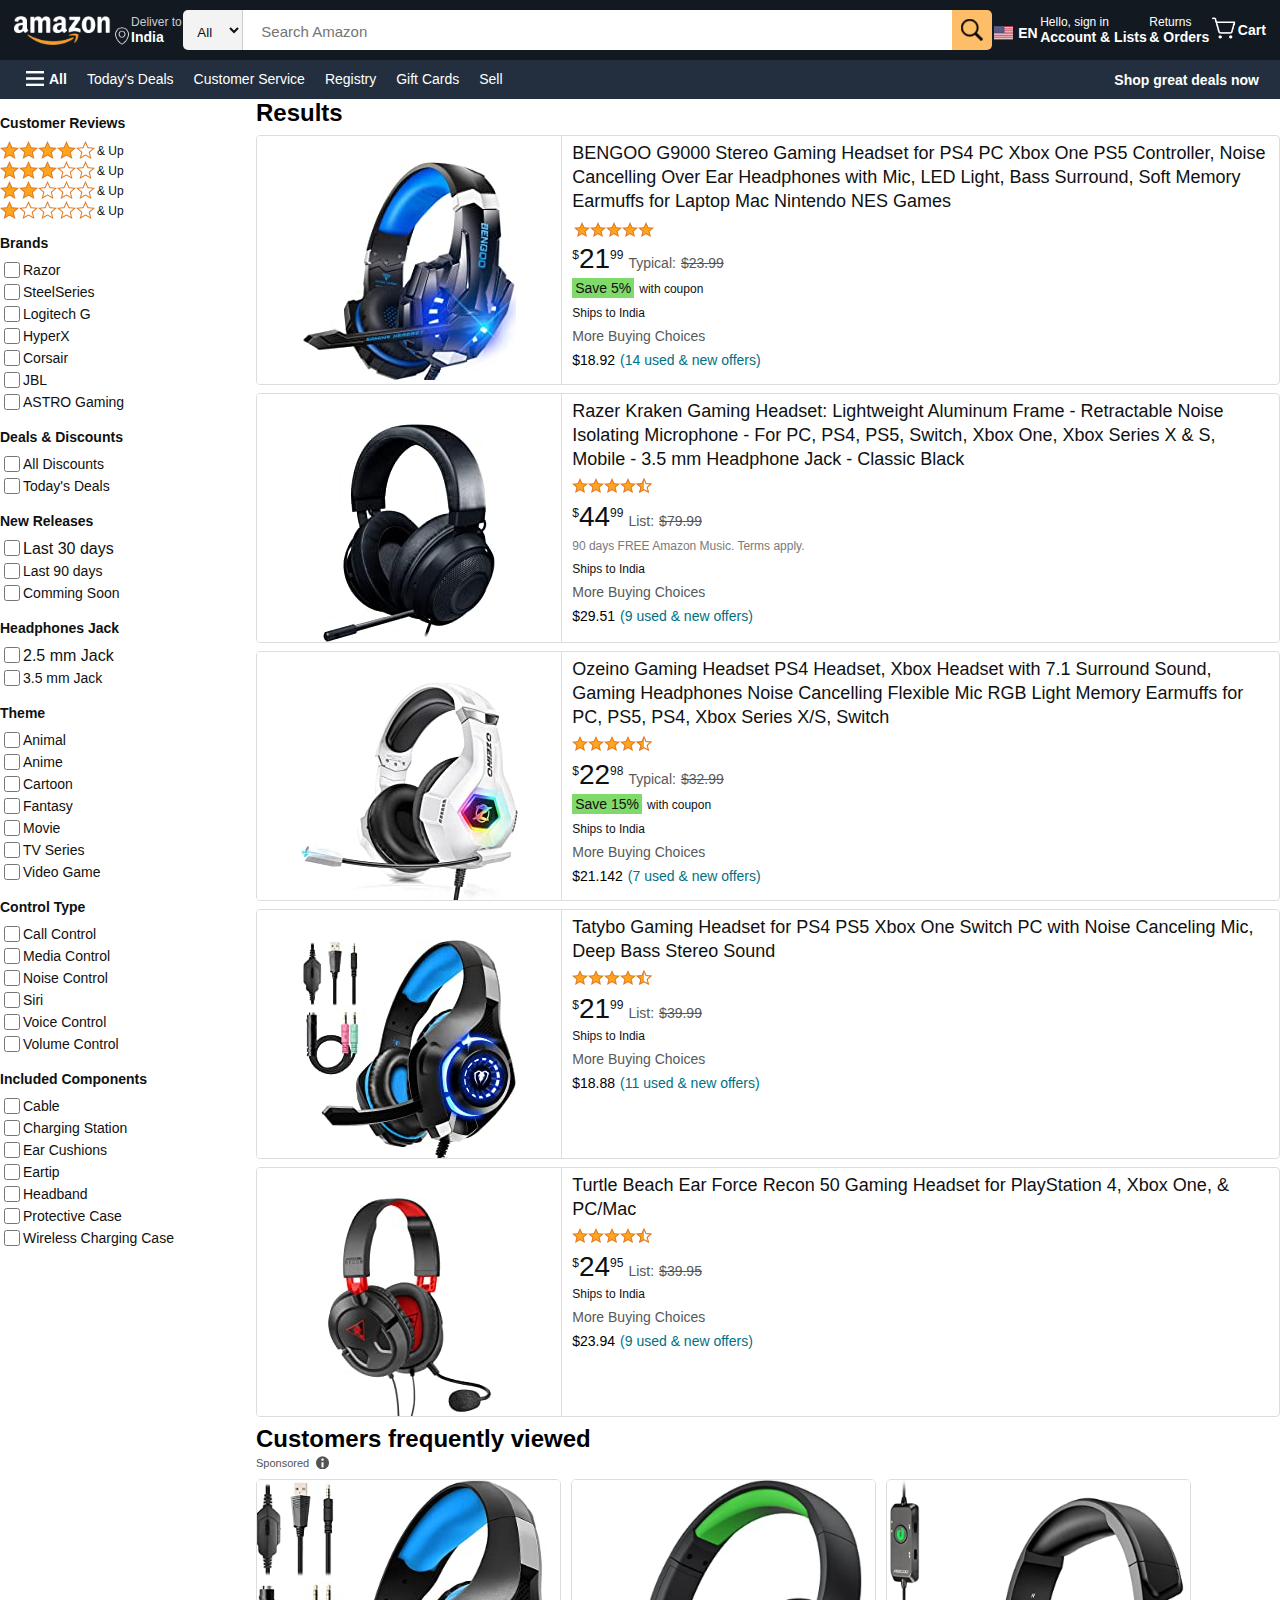
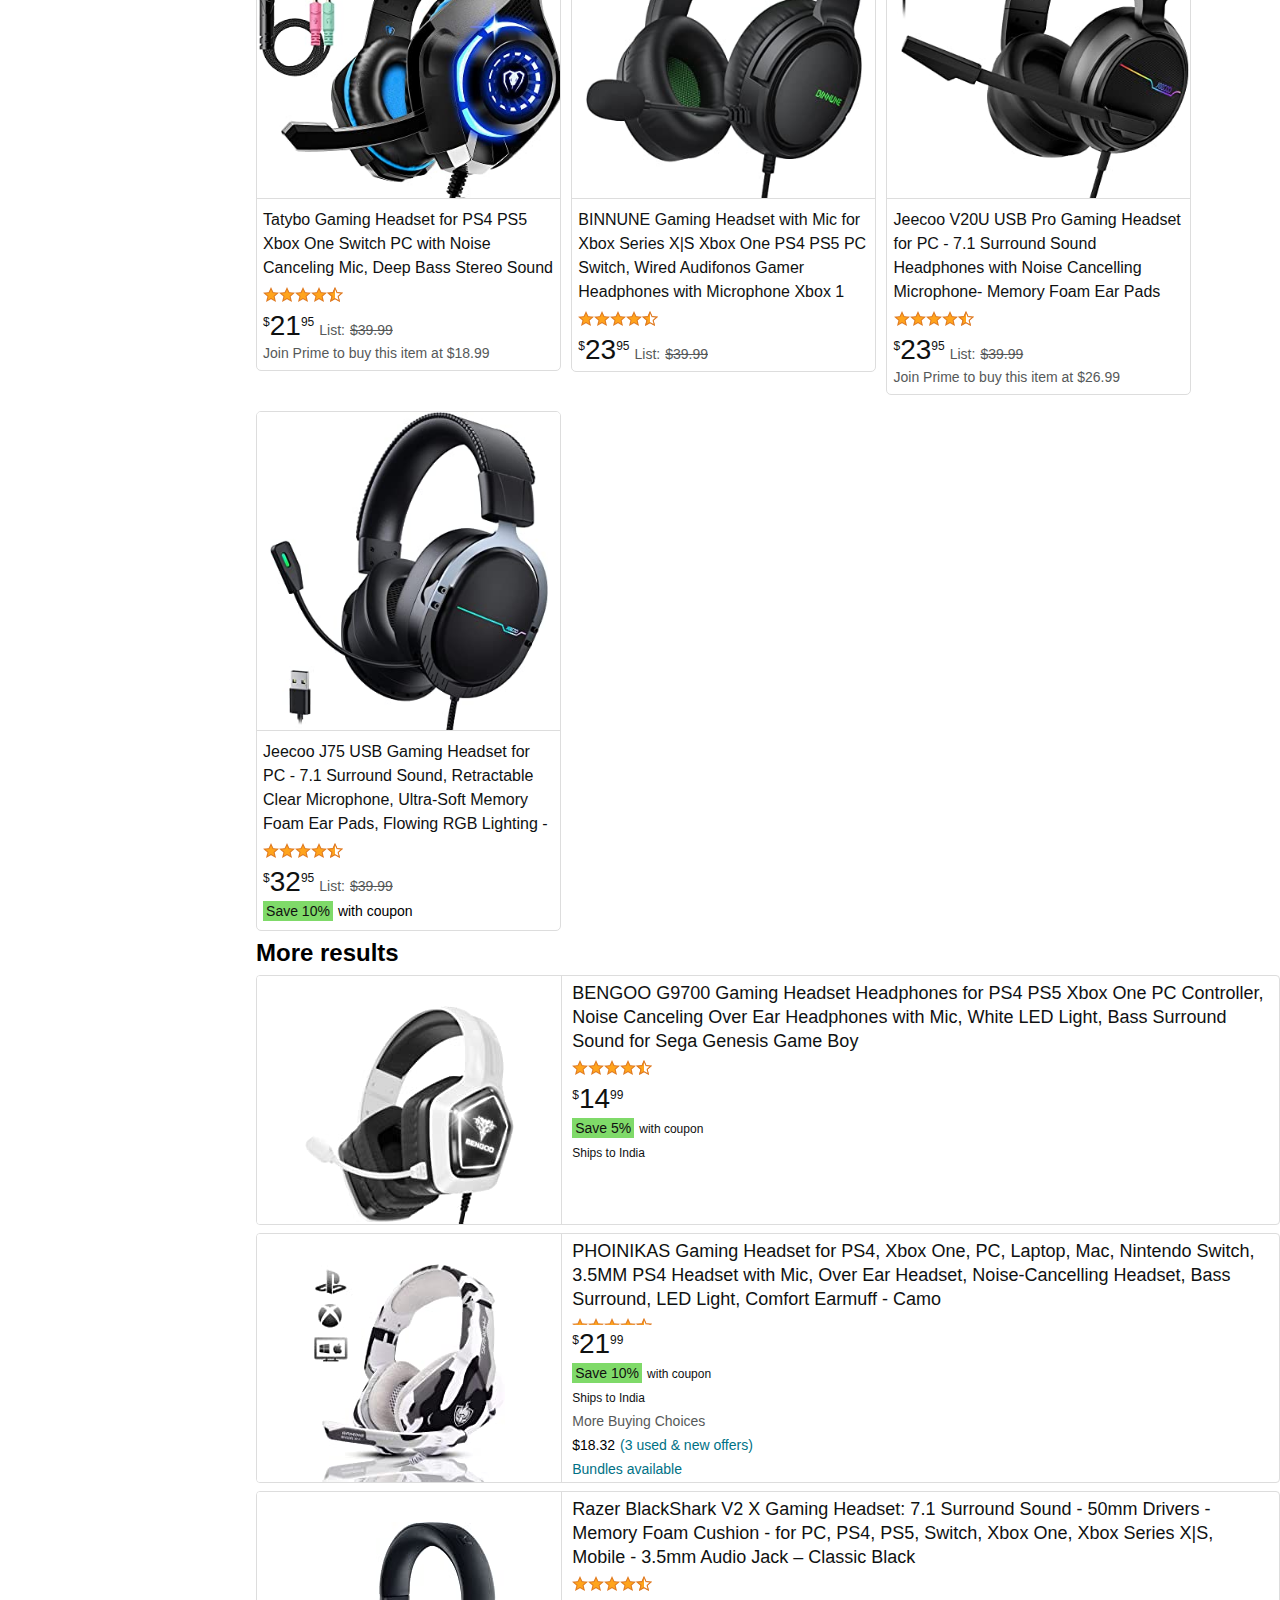
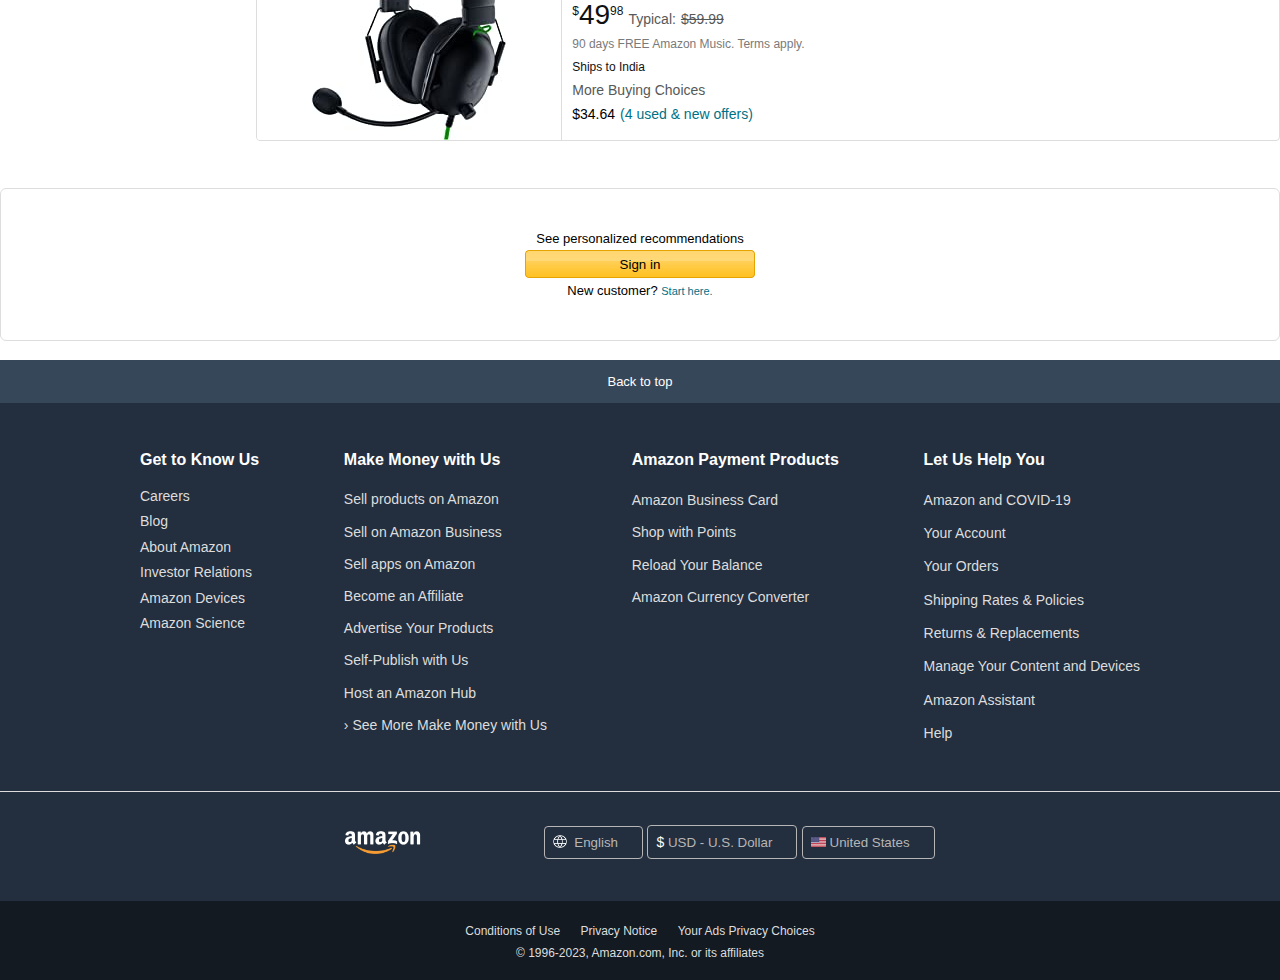
<file: gamingheadset.html>
﻿<!DOCTYPE html>
<html>
   <head>
      <meta name="viewport" Content="width=device-width, initial-scale=1.0">
      <title>Amazon | gaming headsets</title>
      <link rel="icon" href="images/favicon.png">
      <link rel="stylesheet" href="css/gamingheadset.css">
	  <link rel="stylesheet" href="css/responsive.css">
 
   </head>
   <body>
  <div class="container">
         <header class="container">
            <nav>
               <div class="nav-logo border"><a href="index.html"><img src="images/logo.png"></a></div>
               <div class="nav-inner-w">
                  <div class="nav-deliver border">
                     <a href="#"><img src="images/location.png"> </a>
                     <a href="#">
                     <p class="nav-text"><span class="ccc">Deliver to</span></p>
                     <p class="nav-title">India</p>
                     </a>
                  </div>

                  <div class="nav-search">
                     <select>
                        <option selected="selected">All</option>
 <option  value="search-alias=aps">All Departments</option>
<option value="search-alias=arts-crafts-intl-ship">Arts &amp; Crafts</option>
<option value="search-alias=baby-products-intl-ship">Baby</option>
                     </select>

                     <input type="text" placeholder="Search Amazon">
                     <img src="images/search.png">
                  </div>

<!------for-dropdowns-megas-------->
                  <div class="nav-flag border"><a href="#" class="forflagflex"><img src="images/americaflag.jpg"><span class="nav-title">EN</span></a>

                    <div class="language-dropdown">
<div class="selected-lang border-bottom">
<p class="d-flex-space">Change language <a href="#" class="link-color-cyan">Learn more</a></p>
<p class="lang-hover"><input type="radio" name="language">English - EN</p>
</div>

<div class="select-lang border-bottom">
<p><input type="radio" name="language"><a href="#" class="lang-hover">español - ES</a></p>
<p><input type="radio" name="language"><a href="#" class="lang-hover">Deutsch - DE</a></p>
<p><input type="radio" name="language"><a href="#" class="lang-hover">한국어 - KO</a></p>
<p><input type="radio" name="language"><a href="#" class="lang-hover">português - PT</a></p>
<p><input type="radio" name="language"><a href="#" class="lang-hover">中文 (简体) - ZH</a></p>
<p><input type="radio" name="language"><a href="#" class="lang-hover">中文 (繁體) - ZH</a></p>
</div>



<div class="select-currency border-bottom">
<p class="d-flex-space">Change currency <a href="#" class="link-color-cyan">Learn more</a><p>
<p class="d-flex-space">$ - USD - US Dollar<a href="#" class="link-color-cyan">Change</a></p>
</div>

<div class="select-region">
<p>You are shopping on Amazon.com</p>
<a href="#" class="link-color-cyan t-center">Change country/region.</a>
</div>
                    </div>
                  </div>


                  <div class="nav-accountlist border">
                     <a href="signin.html">
                        <p class="nav-text">Hello, sign in</p>
                     </a>
                     <a href="signin.html">
                        <p class="nav-title">Account & Lists</p>
                     </a>

                   <div class="mega-menu">
                       <a href="signin.html"><button  class="btnsecure widthmegabtn" style="cursor:pointer;">Sign in securely</button></a>
                       <p>New customer? <a href="registration.html" class="lang-hover">Start here.</a></p>
                      
                       <div class="text-content">
                            <div class="left"><ul>
<b>Your List</b>
<li> <a href="#">Create a list</a></li>
<li> <a href="#">Find a list or registry</a></li>
</ul></div>


                            <div class="right border-left">
<ul>
<b>Your Account</b>
<li> <a href="#">Account</a></li>
<li> <a href="#">Orders</a></li>
<li> <a href="#">Recommendations</a></li>
<li> <a href="#">Browsing History</a></li>
<li> <a href="#">Watchlist</a></li>
<li> <a href="#">Video Purchases & Rentals</a></li>
<li> <a href="#">Kindle Unlimited</a></li>
<li> <a href="#">Content & Devices</a></li>
<li> <a href="#">Subscribe & Save Items</a></li>
<li> <a href="#">Memberships & Subscriptions</a></li>
<li> <a href="#">Music Library</a></li>
</ul>

</div>
                       </div>
                  </div>
            
                  </div>
                  
                  
<!------/for-dropdowns-megas-------->
                 

                  <div class="nav-returnorder border">
                     <a href="signin.html">
                        <p class="nav-text">Returns</p>
                     </a>
                     <a href="signin.html">
                        <p class="nav-title">& Orders</p>
                     </a>
                  </div>

                  <div class="nav-cart border">
                     <a href="cartpage.html"><img src="images/cart.png">
                     
                     <a href="cartpage.html"><p class="nav-title">Cart</p>
                     </a>
                  </div>
               </div>
            </nav>
            <!--menubar-->
            <div class="menubar">
               <div class="left-menu">
                  <div class="p-1 pd sborder"><a href="#"><img src="images/menu.png"><span>All</span></a></div>
                  <div class="p-2 pd sborder">
                     <a href="#">
                        <p>Today's Deals</p>
                  </div>
                  </a>
                  <div class="p-3 pd sborder">
                     <a href="#">
                        <p>Customer Service</p>
                  </div>
                  </a>
                  <div class="p-4 pd sborder">
                     <a href="#">
                        <p>Registry</p>
                  </div>
                  </a>
                  <div class="p-5 pd sborder">
                     <a href="#">
                        <p>Gift Cards</p>
                  </div>
                  </a>
                  <div class="p-5 pd sborder">
                     <a href="#">
                        <p>Sell</p>
                  </div>
                  </a>
               </div>
               <div class="right-menu nav-title sborder"><a href="#">Shop great deals now</a>
               </div>
            </div>
            <!--/menubar-->
         </header>
      <!--outer-categories-->
      <section class="outer-categories container-fluid">
         <!--inner-categories-->
         <div class="inner-categories d-flex">
            <!--left-selectors-->
            <div class="left-selectors">
               <div class="inn-l-selector">
                  <div class="l-row">
                     <h2 class="left-heading-tilte">Customer Reviews</h2>
                     <ul>
                        <a href="#" class="basecolor">
                           <section class="str">
                              <li class="star-l-selector0"></li>
                              <span class="a-size-small  itemlink">& Up</span>
                           </section>
                        </a>
                        <a href="#" class="basecolor">
                           <section class="str">
                              <li class="star-l-selector1"></li>
                              <span class="a-size-small  itemlink">& Up</span>
                           </section>
                        </a>
                        <a href="#" class="basecolor">
                           <section class="str">
                              <li class="star-l-selector2"></li>
                              <span class="a-size-small  itemlink">& Up</span>
                           </section>
                        </a>
                        <a href="#" class="basecolor">
                           <section class="str">
                              <li class="star-l-selector3"></li>
                              <span class="a-size-small  itemlink">& Up</span>
                           </section>
                        </a>
                     </ul>
                  </div>
                  <div class="l-row">
                     <h2 class="left-heading-tilte">Brands</h2>
                     <ul>
                        <li><input class="checkboxstl" type="checkbox"><span class="item-name"><a href="#" class="itemlink">Razor</a></span></li>
                        <li><input class="checkboxstl" type="checkbox"><span class="item-name"><a href="#" class="itemlink">SteelSeries</a></span></li>
                        <li><input class="checkboxstl" type="checkbox"><span class="item-name"><a href="#" class="itemlink">Logitech G</a></span></li>
                        <li><input class="checkboxstl" type="checkbox"><span class="item-name"><a href="#" class="itemlink">HyperX</a></span></li>
                        <li><input class="checkboxstl" type="checkbox"><span class="item-name"><a href="#" class="itemlink">Corsair</a></span></li>
                        <li><input class="checkboxstl" type="checkbox"><span class="item-name"><a href="#" class="itemlink">JBL</a></span></li>
                        <li><input class="checkboxstl" type="checkbox"><span class="item-name"><a href="#" class="itemlink">ASTRO Gaming</a></span></li>
                     </ul>
                  </div>

                  <div class="l-row">
                     <h2 class="left-heading-tilte">Deals & Discounts</h2>
                     <ul>
                        <li><input class="checkboxstl" type="checkbox"><span class="item-name"><a href="#" class="itemlink">All Discounts</a></li>
                        <li><input class="checkboxstl" type="checkbox"><span class="item-name"><a href="#" class="itemlink">Today's Deals</a></span></li>
                     </ul>
                  </div>
                  <div class="l-row">
                     <h2 class="left-heading-tilte"><a href="#" class="itemlink">New Releases</h2>
                     <ul>
                        <li><input class="checkboxstl" type="checkbox"><span class="item-name"><a href="#" class="itemlink">Last 30 days</a></li>
                        <li><input class="checkboxstl" type="checkbox"><span class="item-name"><a href="#" class="itemlink">Last 90 days</a></span></li>
                        <li><input class="checkboxstl" type="checkbox"><span class="item-name"><a href="#" class="itemlink">Comming Soon</span></li>
                     </ul>
                  </div>
                  <div class="l-row">
                     <h2 class="left-heading-tilte">Headphones Jack</h2>
                     <ul>
                        <li><input class="checkboxstl" type="checkbox"><span class="item-name"><a href="#" class="itemlink">2.5 mm Jack</a></li>
                        <li><input class="checkboxstl" type="checkbox"><span class="item-name"><a href="#" class="itemlink">3.5 mm Jack</a></span></li>
                     </ul>
                  </div>
                  <div class="l-row">
                     <h2 class="left-heading-tilte">Theme</h2>
                     <ul>
                        <li><input class="checkboxstl" type="checkbox"><span class="item-name"><a href="#" class="itemlink">Animal</a></span></li>
                        <li><input class="checkboxstl" type="checkbox"><span class="item-name"><a href="#" class="itemlink">Anime</a></span></li>
                        <li><input class="checkboxstl" type="checkbox"><span class="item-name"><a href="#" class="itemlink">Cartoon</a></span></li>
                        <li><input class="checkboxstl" type="checkbox"><span class="item-name"><a href="#" class="itemlink">Fantasy</a></span></li>
                        <li><input class="checkboxstl" type="checkbox"><span class="item-name"><a href="#" class="itemlink">Movie</a></span></li>
                        <li><input class="checkboxstl" type="checkbox"><span class="item-name"><a href="#" class="itemlink">TV Series</a></span></li>
                        <li><input class="checkboxstl" type="checkbox"><span class="item-name"><a href="#" class="itemlink">Video Game</a></span></li>
                     </ul>
                  </div>
                  <div class="l-row">
                     <h2 class="left-heading-tilte">Control Type</h2>
                     <ul>
                        <li><input class="checkboxstl" type="checkbox"><span class="item-name"><a href="#" class="itemlink">Call Control</a></span></li>
                        <li><input class="checkboxstl" type="checkbox"><span class="item-name"><a href="#" class="itemlink">Media Control</a></span></li>
                        <li><input class="checkboxstl" type="checkbox"><span class="item-name"><a href="#" class="itemlink">Noise Control</a></span></li>
                        <li><input class="checkboxstl" type="checkbox"><span class="item-name"><a href="#" class="itemlink">Siri</a></span></li>
                        <li><input class="checkboxstl" type="checkbox"><span class="item-name"><a href="#" class="itemlink">Voice Control</a></span></li>
                        <li><input class="checkboxstl" type="checkbox"><span class="item-name"><a href="#" class="itemlink">Volume Control</a></span></li>
                     </ul>
                  </div>
                  <div class="l-row">
                     <h2 class="left-heading-tilte">Included Components</h2>
                     <ul>
                        <li><input class="checkboxstl" type="checkbox"><span class="item-name"><a href="#" class="itemlink">Cable</a></span></li>
                        <li><input class="checkboxstl" type="checkbox"><span class="item-name"><a href="#" class="itemlink">Charging Station</a></span></li>
                        <li><input class="checkboxstl" type="checkbox"><span class="item-name"><a href="#" class="itemlink">Ear Cushions</a></span></li>
                        <li><input class="checkboxstl" type="checkbox"><span class="item-name"><a href="#" class="itemlink">Eartip</a></span></li>
                        <li><input class="checkboxstl" type="checkbox"><span class="item-name"><a href="#" class="itemlink">Headband</a></span></li>
                        <li><input class="checkboxstl" type="checkbox"><span class="item-name"><a href="#" class="itemlink">Protective Case</a></span></li>
                        <li><input class="checkboxstl" type="checkbox"><span class="item-name"><a href="#" class="itemlink">Wireless Charging Case</a></span></li>
                     </ul>
                  </div>
               </div>
            </div>
            <!--/left-selectors-->
            <!--right-shop-area-->
            <div class="right-shop-area">
               <!--inn-r-shop-area-->
               <div class="inn-r-shop-area">
                  <h2 class="">Results</h2>
                  <!-----right-row------->
                  <div class="right-row d-flex">
                     <!-----rrc------->
                     <div class="rrc"><a href="headsetcheoutpage.html"><img src="images/itom1.jpg"></a></div>
                     <!-----/rrc------->
                     <!-----rlc------->
                     <div class="rlc">
                        <span class="item-name-title"><a class="itemlink" href="headsetcheoutpage.html">BENGOO G9000 Stereo Gaming Headset for PS4 PC Xbox One PS5 Controller, Noise Cancelling Over 
                        Ear Headphones with Mic, LED Light, Bass Surround, Soft Memory Earmuffs for Laptop Mac Nintendo NES Games</a></span>
                        <span class="item-star-5"></span>
                        <div class="up-rate"><span class="r-d-flex mr5"><span class="item-rate-symbol  a-size-small">$</span><span class="item-rate-title">21</span><span class="item-rate-fraction  a-size-small">99</span></span>
                           <span class="medium-text-pr mr5">Typical: </span><span class="mid-cross-line medium-text-pr">$23.99</span>
                        </div>
                        <div class="off-rate"><span class="save-btn mr5 save-text">Save 5%</span><span class="coupon a-size-small">with coupon</span></div>
                        <span class="stindia d-block a-size-small">Ships to India</span>
                        <span class="more-ch d-block medium-text-pr">More Buying Choices</span>
                        <div class="left-col-last-r"><span class="d-rate medium-max-text mr5">$18.92</span><a href="#"><span class="offerused medium-max-text a-color-link">(14 used & new offers)</span></a></div>
                     </div>
                     <!-----/rlc------->
                  </div>
                  <!-----/right-row------->
                  <!-----right-row-----2------->
                  <div class="right-row d-flex">
                     <!-----rrc------->
                     <div class="rrc"><img src="images/itom2.jpg"></div>
                     <!-----/rrc------->
                     <!-----rlc------->
                     <div class="rlc">
                        <span class="item-name-title"><a class="itemlink" href="#">Razer Kraken Gaming Headset: Lightweight Aluminum Frame - Retractable Noise Isolating
                        Microphone - For PC, PS4, PS5, Switch, Xbox One, Xbox Series X & S, Mobile - 3.5 mm Headphone Jack - Classic Black </a></span>
                        <span class="item-star-45"></span>
                        <div class="up-rate"><span class="r-d-flex mr5"><span class="item-rate-symbol a-size-small">$</span><span class="item-rate-title">44</span><span class="item-rate-fraction a-size-small">99</span></span>
                           <span class="medium-text-pr mr5">List: </span><span class="mid-cross-line medium-text-pr">$79.99</span>
                        </div>
                        <div class="off-rate"><span class="a-size-small a-small-color">90 days FREE Amazon Music. Terms apply.</span></div>
                        <span class="stindia d-block a-size-small">Ships to India</span>
                        <span class="more-ch d-block medium-text-pr">More Buying Choices</span>
                        <div class="left-col-last-r"><span class="d-rate medium-max-text mr5">$29.51</span><a href="#"><span class="offerused medium-max-text a-color-link">(9 used & new offers)</span></a></div>
                     </div>
                     <!-----/rlc------->
                  </div>
                  <!-----/right-row----2------->
                  <!-----right-row-----3------>
                  <div class="right-row d-flex">
                     <!-----rrc------->
                     <div class="rrc"><img src="images/itom3.jpg"></div>
                     <!-----/rrc------->
                     <!-----rlc------->
                     <div class="rlc">
                        <span class="item-name-title"><a class="itemlink" href="#">Ozeino Gaming Headset PS4 Headset, Xbox Headset with 7.1 Surround Sound,
                        Gaming Headphones Noise Cancelling Flexible Mic RGB Light Memory Earmuffs for PC, PS5, PS4, Xbox Series X/S, Switch </a></span>
                        <span class="item-star-45"></span>
                        <div class="up-rate"><span class="r-d-flex mr5"><span class="item-rate-symbol  a-size-small">$</span><span class="item-rate-title">22</span><span class="item-rate-fraction  a-size-small">98</span></span>
                           <span class="medium-text-pr mr5">Typical: </span><span class="mid-cross-line medium-text-pr">$32.99</span>
                        </div>
                        <div class="off-rate"><span class="save-btn mr5 save-text">Save 15%</span><span class="coupon a-size-small">with coupon</span></div>
                        <span class="stindia d-block a-size-small">Ships to India</span>
                        <span class="more-ch d-block medium-text-pr">More Buying Choices</span>
                        <div class="left-col-last-r"><span class="d-rate medium-max-text mr5">$21.142</span><a href="#"><span class="offerused medium-max-text a-color-link">(7 used & new offers)</span></a></div>
                     </div>
                     <!-----/rlc------->
                  </div>
                  <!-----/right-row-----3------>
                  <!-----right-row-----4------->
                  <div class="right-row d-flex">
                     <!-----rrc------->
                     <div class="rrc"><img src="images/itom4.jpg"></div>
                     <!-----/rrc------->
                     <!-----rlc------->
                     <div class="rlc">
                        <span class="item-name-title"><a class="itemlink" href="#">Tatybo Gaming Headset for PS4 PS5 Xbox One Switch
                        PC with Noise Canceling Mic, Deep Bass Stereo Sound </a></span>
                        <span class="item-star-45"></span>
                        <div class="up-rate"><span class="r-d-flex mr5"><span class="item-rate-symbol a-size-small">$</span><span class="item-rate-title">21</span><span class="item-rate-fraction a-size-small">99</span></span>
                           <span class="medium-text-pr mr5">List: </span><span class="mid-cross-line medium-text-pr">$39.99</span>
                        </div>
                        <span class="stindia d-block a-size-small">Ships to India</span>
                        <span class="more-ch d-block medium-text-pr">More Buying Choices</span>
                        <div class="left-col-last-r"><span class="d-rate medium-max-text mr5">$18.88</span><a href="#"><span class="offerused medium-max-text a-color-link">(11 used & new offers)</span></a></div>
                     </div>
                     <!-----/rlc------->
                  </div>
                  <!-----/right-row----4------->
                  <!-----right-row-----5------->
                  <div class="right-row d-flex">
                     <!-----rrc------->
                     <div class="rrc"><img src="images/itom5.jpg"></div>
                     <!-----/rrc------->
                     <!-----rlc------->
                     <div class="rlc">
                        <span class="item-name-title"><a class="itemlink" href="#">Turtle Beach Ear Force Recon 50 Gaming 
                        Headset for PlayStation 4, Xbox One, & PC/Mac </a></span>
                        <span class="item-star-45"></span>
                        <div class="up-rate"><span class="r-d-flex mr5"><span class="item-rate-symbol a-size-small">$</span><span class="item-rate-title">24</span><span class="item-rate-fraction a-size-small">95</span></span>
                           <span class="medium-text-pr mr5">List: </span><span class="mid-cross-line medium-text-pr">$39.95</span>
                        </div>
                        <span class="stindia d-block a-size-small">Ships to India</span>
                        <span class="more-ch d-block medium-text-pr">More Buying Choices</span>
                        <div class="left-col-last-r"><span class="d-rate medium-max-text mr5">$23.94</span><a href="#"><span class="offerused medium-max-text a-color-link">(9 used & new offers)</span></a></div>
                     </div>
                     <!-----/rlc------->
                  </div>
                  <!-----/right-row----5------->


                  <h2 class="">Customers frequently viewed</h2>

                  <a href="#" class="Sponsored-text-style pdright">Sponsored</a>


                  <!-----horizental-d-flex---row------->
                  <div class="horizental-d-flex">


                     <!-----h-alined-flex-box----1------->
                     <div class="right-row h-alined-flex-box">
                        <!-----rrc------->
                        <div class="rrc"><img class="w-100" src="images/hr-item1.jpg"></div>
                        <!-----/rrc------->
                        <!-----rlc------->
                        <div class="rlc">
                           <span class="h-item-rate-title"><a class="itemlink" href="#">Tatybo Gaming Headset for PS4 PS5 Xbox 
                           One Switch PC with Noise Canceling Mic, Deep Bass Stereo Sound </a></span>
                           <span class="item-star-45"></span>
                           <div class="up-rate"><span class="r-d-flex mr5"><span class="item-rate-symbol a-size-small">$</span><span class="item-rate-title">21</span><span class="item-rate-fraction a-size-small">95</span></span>
                              <span class="medium-text-pr mr5">List: </span><span class="mid-cross-line medium-text-pr">$39.99</span>
                           </div>
                           <span class="stindia d-block medium-text-pr">Join Prime to buy this item at $18.99</span>
                        </div>
                        <!-----/rlc------->
                     </div>
                     <!-----/h-alined-flex-box----1------->




                     <!-----h-alined-flex-box----2------->
                     <div class="right-row h-alined-flex-box">
                        <!-----rrc------->
                        <div class="rrc"><img class="w-100" src="images/hr-item2.jpg"></div>
                        <!-----/rrc------->
                        <!-----rlc------->
                        <div class="rlc">
                           <span class="h-item-rate-title"><a class="itemlink" href="#">BINNUNE Gaming Headset with Mic for Xbox Series
                           X|S Xbox One PS4 PS5 PC Switch, Wired Audifonos Gamer Headphones with Microphone Xbox 1 </a></span>
                           <span class="item-star-45"></span>
                           <div class="up-rate"><span class="r-d-flex mr5"><span class="item-rate-symbol a-size-small">$</span><span class="item-rate-title">23</span><span class="item-rate-fraction a-size-small">95</span></span>
                              <span class="medium-text-pr mr5">List: </span><span class="mid-cross-line medium-text-pr">$39.99</span>
                           </div>
                        </div>
                        <!-----/rlc------->
                     </div>
                     <!-----/h-alined-flex-box----2------->



                     <!-----h-alined-flex-box----3------->
                     <div class="right-row h-alined-flex-box">
                        <!-----rrc------->
                        <div class="rrc"><img class="w-100" src="images/hr-item3.jpg"></div>
                        <!-----/rrc------->
                        <!-----rlc------->
                        <div class="rlc">
                           <span class="h-item-rate-title"><a class="itemlink" href="#">Jeecoo V20U USB Pro Gaming Headset
                           for PC - 7.1 Surround Sound Headphones with Noise Cancelling Microphone- Memory Foam Ear Pads </a></span>
                           <span class="item-star-45"></span>
                           <div class="up-rate"><span class="r-d-flex mr5"><span class="item-rate-symbol a-size-small">$</span><span class="item-rate-title">23</span><span class="item-rate-fraction a-size-small">95</span></span>
                              <span class="medium-text-pr mr5">List: </span><span class="mid-cross-line medium-text-pr">$39.99</span>
                           </div>
                           <span class="stindia d-block medium-text-pr">Join Prime to buy this item at $26.99</span>
                        </div>
                        <!-----/rlc------->
                     </div>
                     <!-----/h-alined-flex-box----3------->




                     <!-----h-alined-flex-box----4------->
                     <div class="right-row h-alined-flex-box">
                        <!-----rrc------->
                        <div class="rrc"><img class="w-100" src="images/hr-item4.jpg"></div>
                        <!-----/rrc------->
                        <!-----rlc------->
                        <div class="rlc">
                           <span class="h-item-rate-title"><a class="itemlink" href="#">Jeecoo J75 USB Gaming Headset for PC - 7.1 Surround Sound,
                           Retractable Clear Microphone, Ultra-Soft Memory Foam Ear Pads, Flowing RGB Lighting - </a></span>
                           <span class="item-star-45"></span>
                           <div class="up-rate"><span class="r-d-flex mr5"><span class="item-rate-symbol a-size-small">$</span><span class="item-rate-title">32</span><span class="item-rate-fraction a-size-small">95</span></span>
                              <span class="medium-text-pr mr5">List: </span><span class="mid-cross-line medium-text-pr">$39.99</span>
                           </div>
                           <div class="off-rate"><span class="save-btn mr5 save-text">Save 10%</span><span class="coupon save-text">with coupon</span></div>
                        </div>
                        <!-----/rlc------->
                     </div>
                     <!-----/h-alined-flex-box----4------->
                  </div>
                  <!-----/horizental-d-flex---row------->




                  <h2 class="">More results</h2>
                  <!-----right-row------6------->
                  <div class="right-row d-flex">
                     <!-----rrc------->
                     <div class="rrc"><img src="images/itom6.jpg"></div>
                     <!-----/rrc------->
                     <!-----rlc------->
                     <div class="rlc">
                        <span class="item-name-title"><a class="itemlink" href="#">BENGOO G9700 Gaming Headset Headphones for PS4 PS5 Xbox One PC Controller, Noise Canceling Over Ear Headphones with Mic,
                        White LED Light, Bass Surround Sound for Sega Genesis Game Boy </a></span>
                        <span class="item-star-45"></span>
                        <div class="up-rate"><span class="r-d-flex mr5"><span class="item-rate-symbol  a-size-small">$</span><span class="item-rate-title">14</span><span class="item-rate-fraction  a-size-small">99</span></span></div>
                        <div class="off-rate"><span class="save-btn mr5 save-text">Save 5%</span><span class="coupon a-size-small">with coupon</span></div>
                        <span class="stindia d-block a-size-small">Ships to India</span>
                     </div>
                     <!-----/rlc------->
                  </div>
                  <!-----/right-row------6------->



                  <!-----right-row-----7------->
                  <div class="right-row d-flex">
                     <!-----rrc------->
                     <div class="rrc"><img src="images/itom7.jpg"></div>
                     <!-----/rrc------->
                     <!-----rlc------->
                     <div class="rlc">
                        <span class="item-name-title"><a class="itemlink" href="#">PHOINIKAS Gaming Headset for PS4, Xbox One, PC, Laptop, Mac, Nintendo Switch, 3.5MM PS4 Headset with Mic, Over Ear 
                        Headset, Noise-Cancelling Headset, Bass Surround, LED Light, Comfort Earmuff - Camo </a></span>
                        <span class="item-star-45"></span>
                        <div class="up-rate"><span class="r-d-flex mr5"><span class="item-rate-symbol a-size-small">$</span><span class="item-rate-title">21</span><span class="item-rate-fraction a-size-small">99</span></span></div>
                        <div class="off-rate"><span class="save-btn mr5 save-text">Save 10%</span><span class="coupon a-size-small">with coupon</span></div>
                        <span class="stindia d-block a-size-small">Ships to India</span>
                        <span class="more-ch d-block medium-text-pr">More Buying Choices</span>
                        <div class="left-col-last-r"><span class="d-rate medium-max-text mr5">$18.32</span><a href="#"><span class="offerused medium-max-text a-color-link">(3 used & new offers)</span></a></div>
                        <span class="medium-max-text a-color-link">Bundles available</span>
                     </div>
                     <!-----/rlc------->
                  </div>
                  <!-----/right-row----7------->





                  <!-----right-row-----8------>
                  <div class="right-row d-flex">
                     <!-----rrc------->
                     <div class="rrc"><img src="images/itom8.jpg"></div>
                     <!-----/rrc------->
                     <!-----rlc------->
                     <div class="rlc">
                        <span class="item-name-title"><a class="itemlink" href="#">Razer BlackShark V2 X Gaming Headset: 7.1 Surround Sound - 50mm Drivers - Memory Foam Cushion - for PC,
                        PS4, PS5, Switch, Xbox One, Xbox Series X|S, Mobile - 3.5mm Audio Jack – Classic Black </a></span>
                        <span class="item-star-45"></span>
                        <div class="up-rate"><span class="r-d-flex mr5"><span class="item-rate-symbol  a-size-small">$</span><span class="item-rate-title">49</span><span class="item-rate-fraction  a-size-small">98</span></span>
                           <span class="medium-text-pr mr5">Typical: </span><span class="mid-cross-line medium-text-pr">$59.99</span>
                        </div>
                        <div class="off-rate"><span class="a-size-small a-small-color">90 days FREE Amazon Music. Terms apply.</span></div>
                        <span class="stindia d-block a-size-small">Ships to India</span>
                        <span class="more-ch d-block medium-text-pr">More Buying Choices</span>
                        <div class="left-col-last-r"><span class="d-rate medium-max-text mr5">$34.64</span><a href="#"><span class="offerused medium-max-text a-color-link">(4 used & new offers)</span></a></div>
                     </div>
                     <!-----/rlc------->
                  </div>
                  <!-----/right-row-----8------>
               </div>
               <!--/inn-r-shop-area-->
            </div>
            <!--/right-shop-area-->



         </div>
         <!--/inner-categories-->
      </section>
      <!--/outer-categories-->




         <!--sign-in-sec-->
         <section class="sign-in-sec container">
            <div class="in-sign">
               <div class="sign-content gaptop42 gapbot42">
                  <p>See personalized recommendations</p>
                  <a href="signin.html"><button class="signbtn">Sign in</button></a>
               <p class="fontsm11">New customer? <a href="registration.html">Start here.</a></p>
               </div>
            </div>
         </section>
         <!--/sign-in-sec-->
         <!--back-top-sec-->
         <section class="back-top-sec container">
            <a href="#">Back to top</a>
         </section>
         <!--/back-top-sec-->
         <!--footer-->
         <footer class="container">
            <!--top-footer-->
            <div class="top-footer">
               <!--foot-in-->
               <div class="foot-in gaptop42 gapbot42">
                  <div class="f1">
                     <ul>
                        <p>Get to Know Us</p>
                        </li>
                        <li><a href="#">Careers</a></li>
                        <li><a href="#">Blog</a></li>
                        <li><a href="#">About Amazon</a></li>
                        <li><a href="#">Investor Relations</a></li>
                        <li><a href="#">Amazon Devices</a></li>
                        <li><a href="#">Amazon Science</a></li>
                     </ul>
                  </div>
                  <div class="f1">
                     <ul>
                        <p>Make Money with Us</p>
                        </li>
                        <li><a href="#">Sell products on Amazon</a></li>
                        <li><a href="#">Sell on Amazon Business</a></li>
                        <li><a href="#">Sell apps on Amazon</a></li>
                        <li><a href="#">Become an Affiliate</a></li>
                        <li><a href="#">Advertise Your Products</a></li>
                        <li><a href="#">Self-Publish with Us</a></li>
                        <li><a href="#">Host an Amazon Hub</a></li>
                        <li><a href="#">› See More Make Money with Us</a></li>
                     </ul>
                  </div>
                  <div class="f1">
                     <ul>
                        <p>Amazon Payment Products</p>
                        </li>
                        <li><a href="#">Amazon Business Card</a></li>
                        <li><a href="#">Shop with Points</a></li>
                        <li><a href="#">Reload Your Balance</a></li>
                        <li><a href="#">Amazon Currency Converter</a></li>
                     </ul>
                  </div>
                  <div class="f1">
                     <ul>
                        <p>Let Us Help You</p>
                        </li>
                        <li><a href="#">Amazon and COVID-19</a></li>
                        <li><a href="#">Your Account</a></li>
                        <li><a href="#">Your Orders</a></li>
                        <li><a href="#">Shipping Rates & Policies</a></li>
                        <li><a href="#">Returns & Replacements</a></li>
                        <li><a href="#">Manage Your Content and Devices</a></li>
                        <li><a href="#">Amazon Assistant</a></li>
                        <li><a href="#">Help</a></li>
                     </ul>
                  </div>
               </div>
               <!--/foot-in-->
               <!--f-language-sec-->
               <div class="f-language-sec pdtop gapbot42">
                  <div class="language-in">
                   <a href="index.html"> <img class="f-logo" src="images/logo.png"></a>
                     <div class="expect-logo"> <button class="f-btn"><img class="net" src="images/net.png"><span>English</span></button>
                        <button class="f-btn"> <span class="doller">&dollar;</span> USD - U.S. Dollar</button>
                        <button class="f-btn"><img class="f-flag" src="images/americaflag.jpg"> United States</button>
                     </div>
                  </div>
               </div>
               <!--/f-language-sec-->
            </div>
            <!--top-footer-->
            <!--bottom-footer-->
            <div class="bottom-footer pdtop pdbot">
               <div class="f-b-link">
                  <a href="#">Conditions of Use</a>
                  <a href="#">Privacy Notice</a>
                  <a href="#">Your Ads Privacy Choices</a>
               </div>
               <p>© 1996-2023, Amazon.com, Inc. or its affiliates</p>
            </div>
            <!--/bottom-footer-->
         </footer>
         <!--/footer-->
    </div>


   </body>
</html>
</file>
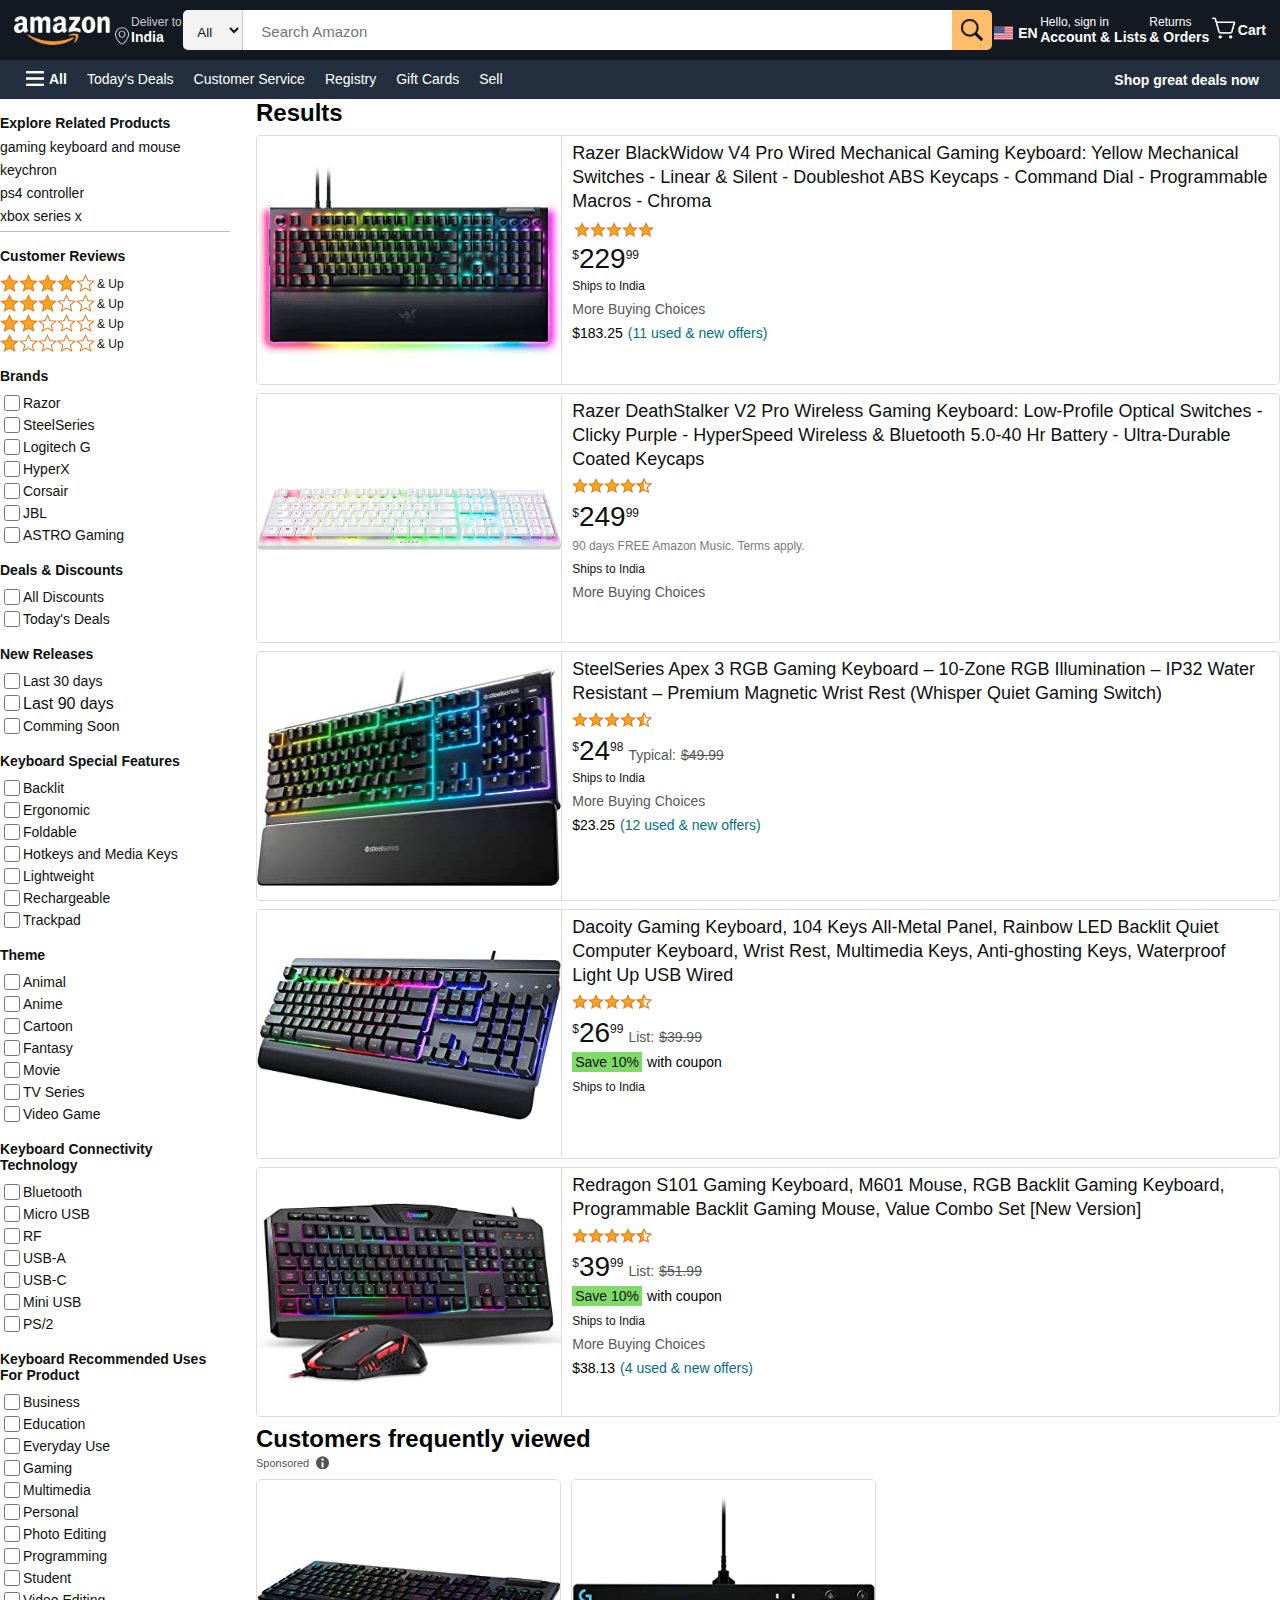
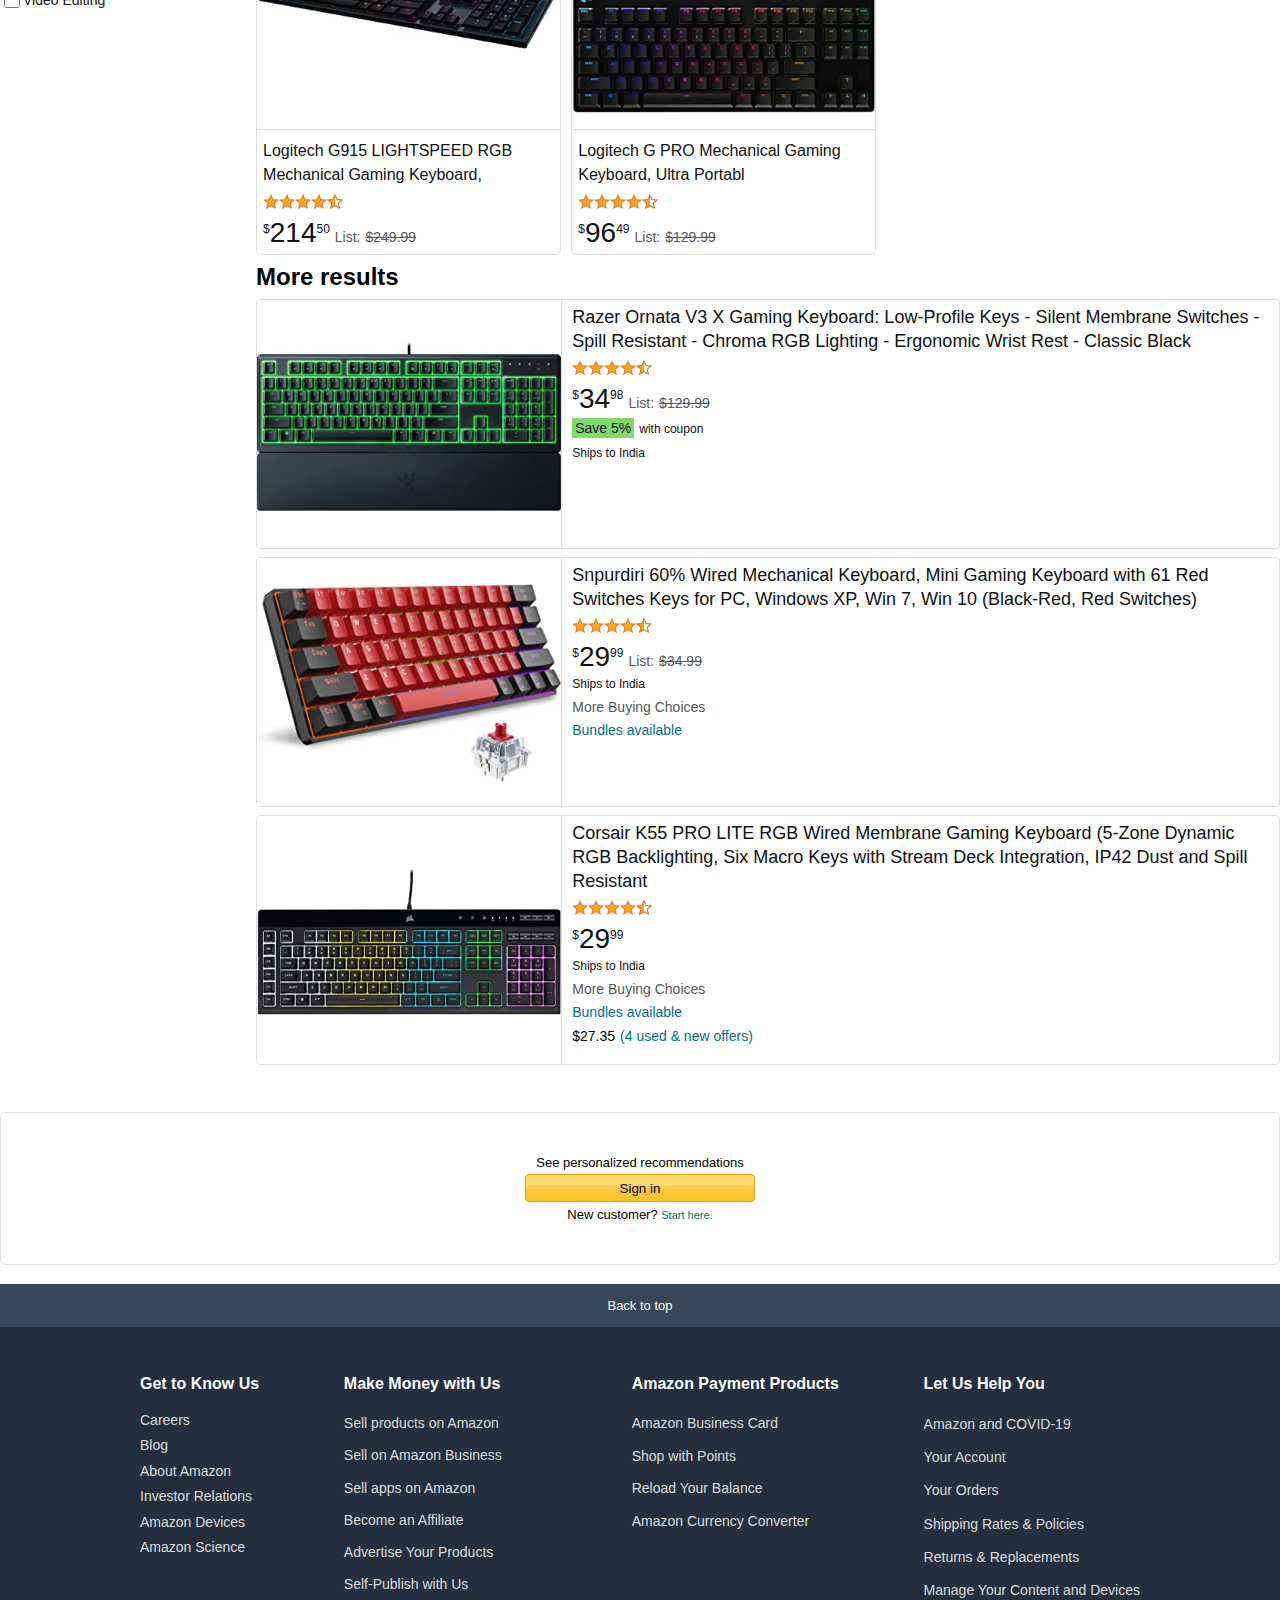
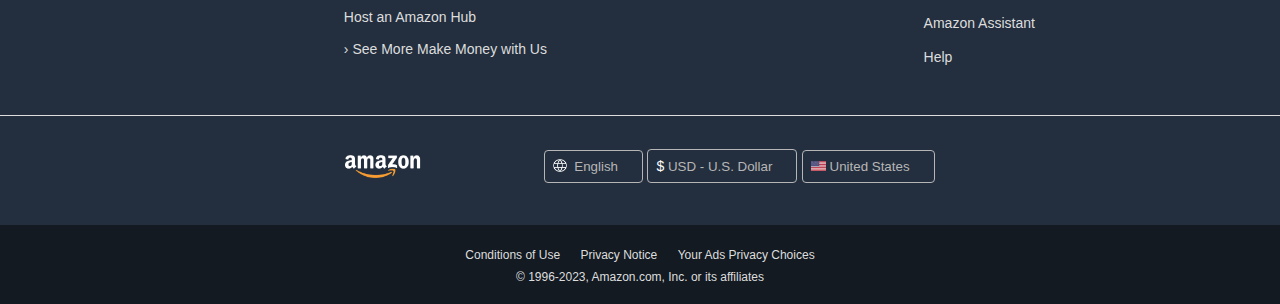
<file: gamingkeyboard.html>
﻿<!DOCTYPE html>
<html>
   <head>
      <title>Amazon.com | gaming keyboard</title>
	  <meta name="viewport" content="width=device-width, initial-scale=1.0">
      <link rel="icon" href="images/favicon.png">
      <link rel="stylesheet" href="css/gamingkey.css">
	  <link rel="stylesheet" href="css/responsive.css">
   </head>
   <body>
  <div class="container">
         <header class="container">
            <nav>
               <div class="nav-logo border"><a href="index.html"><img src="images/logo.png"></a></div>
               <div class="nav-inner-w">
                  <div class="nav-deliver border">
                     <a href="#"><img src="images/location.png"> </a>
                     <a href="#">
                     <p class="nav-text"><span class="ccc">Deliver to</span></p>
                     <p class="nav-title">India</p>
                     </a>
                  </div>

                  <div class="nav-search">
                     <select>
                        <option selected="selected">All</option>
 <option  value="search-alias=aps">All Departments</option>
<option value="search-alias=arts-crafts-intl-ship">Arts &amp; Crafts</option>
<option value="search-alias=baby-products-intl-ship">Baby</option>
                     </select>

                     <input type="text" placeholder="Search Amazon">
                     <img src="images/search.png">
                  </div>

<!------for-dropdowns-megas-------->
                  <div class="nav-flag border"><a href="#" class="forflagflex"><img src="images/americaflag.jpg"><span class="nav-title">EN</span></a>

                    <div class="language-dropdown">
<div class="selected-lang border-bottom">
<p class="d-flex-space">Change language <a href="#" class="link-color-cyan">Learn more</a></p>
<p class="lang-hover"><input type="radio" name="language">English - EN</p>
</div>

<div class="select-lang border-bottom">
<p><input type="radio" name="language"><a href="#" class="lang-hover">español - ES</a></p>
<p><input type="radio" name="language"><a href="#" class="lang-hover">Deutsch - DE</a></p>
<p><input type="radio" name="language"><a href="#" class="lang-hover">한국어 - KO</a></p>
<p><input type="radio" name="language"><a href="#" class="lang-hover">português - PT</a></p>
<p><input type="radio" name="language"><a href="#" class="lang-hover">中文 (简体) - ZH</a></p>
<p><input type="radio" name="language"><a href="#" class="lang-hover">中文 (繁體) - ZH</a></p>
</div>



<div class="select-currency border-bottom">
<p class="d-flex-space">Change currency <a href="#" class="link-color-cyan">Learn more</a><p>
<p class="d-flex-space">$ - USD - US Dollar<a href="#" class="link-color-cyan">Change</a></p>
</div>

<div class="select-region">
<p>You are shopping on Amazon.com</p>
<a href="#" class="link-color-cyan t-center">Change country/region.</a>
</div>
                    </div>
                  </div>


                  <div class="nav-accountlist border">
                     <a href="signin.html">
                        <p class="nav-text">Hello, sign in</p>
                     </a>
                     <a href="signin.html">
                        <p class="nav-title">Account & Lists</p>
                     </a>

                   <div class="mega-menu">
                       <a href="signin.html"><button  class="btnsecure widthmegabtn" style="cursor:pointer;">Sign in securely</button></a>
                       <p>New customer? <a href="registration.html" class="lang-hover">Start here.</a></p>
                      
                       <div class="text-content">
                            <div class="left"><ul>
<b>Your List</b>
<li> <a href="#">Create a list</a></li>
<li> <a href="#">Find a list or registry</a></li>
</ul></div>


                            <div class="right border-left">
<ul>
<b>Your Account</b>
<li> <a href="#">Account</a></li>
<li> <a href="#">Orders</a></li>
<li> <a href="#">Recommendations</a></li>
<li> <a href="#">Browsing History</a></li>
<li> <a href="#">Watchlist</a></li>
<li> <a href="#">Video Purchases & Rentals</a></li>
<li> <a href="#">Kindle Unlimited</a></li>
<li> <a href="#">Content & Devices</a></li>
<li> <a href="#">Subscribe & Save Items</a></li>
<li> <a href="#">Memberships & Subscriptions</a></li>
<li> <a href="#">Music Library</a></li>
</ul>

</div>
                       </div>
                  </div>
            
                  </div>
                  
                  
<!------/for-dropdowns-megas-------->
                 

                  <div class="nav-returnorder border">
                     <a href="signin.html">
                        <p class="nav-text">Returns</p>
                     </a>
                     <a href="signin.html">
                        <p class="nav-title">& Orders</p>
                     </a>
                  </div>

                  <div class="nav-cart border">
                     <a href="cartpage.html"><img src="images/cart.png">
                     
                     <a href="cartpage.html"><p class="nav-title">Cart</p>
                     </a>
                  </div>
               </div>
            </nav>
            <!--menubar-->
            <div class="menubar">
               <div class="left-menu">
                  <div class="p-1 pd sborder"><a href="#"><img src="images/menu.png"><span>All</span></a></div>
                  <div class="p-2 pd sborder">
                     <a href="#">
                        <p>Today's Deals</p>
                  </div>
                  </a>
                  <div class="p-3 pd sborder">
                     <a href="#">
                        <p>Customer Service</p>
                  </div>
                  </a>
                  <div class="p-4 pd sborder">
                     <a href="#">
                        <p>Registry</p>
                  </div>
                  </a>
                  <div class="p-5 pd sborder">
                     <a href="#">
                        <p>Gift Cards</p>
                  </div>
                  </a>
                  <div class="p-5 pd sborder">
                     <a href="#">
                        <p>Sell</p>
                  </div>
                  </a>
               </div>
               <div class="right-menu nav-title sborder"><a href="#">Shop great deals now</a>
               </div>
            </div>
            <!--/menubar-->
         </header>
      <!--outer-categories-->
      <section class="outer-categories container-fluid">
         <!--inner-categories-->
         <div class="inner-categories d-flex">
            <!--left-selectors-->
            <div class="left-selectors">
               <div class="inn-l-selector">
                  <div class="l-row left-list-item">
                     <h2 class="left-heading-tilte">Explore Related Products</h2>
                     <ul>

<li><span class="item-name"><a href="#" class="itemlink">gaming keyboard and mouse</span></a></li>
<li><span class="item-name"><a href="#" class="itemlink">keychron</a></span></li>
<li><span class="item-name"><a href="#" class="itemlink">ps4 controller</a></span></li>
<li><span class="item-name"><a href="#" class="itemlink">xbox series x</a></span></li>
      <ul>
       </div>
                  <div class="l-row">
                     <h2 class="left-heading-tilte">Customer Reviews</h2>
                     <ul>
                        <a href="#" class="basecolor">
                           <section class="str">
                              <li class="star-l-selector0"></li>
                              <span class="a-size-small itemlink">& Up</span>
                           </section>
                        </a>
                        <a href="#" class="basecolor">
                           <section class="str">
                              <li class="star-l-selector1"></li>
                              <span class="a-size-small itemlink">& Up</span>
                           </section>
                        </a>
                        <a href="#" class="basecolor">
                           <section class="str">
                              <li class="star-l-selector2"></li>
                              <span class="a-size-small itemlink">& Up</span>
                           </section>
                        </a>
                        <a href="#" class="basecolor">
                           <section class="str">
                              <li class="star-l-selector3"></li>
                              <span class="a-size-small itemlink">& Up</span>
                           </section>
                        </a>
                     </ul>
                  </div>



                  <div class="l-row">
                     <h2 class="left-heading-tilte">Brands</h2>
                     <ul>
                        <li><input type="checkbox"><span class="item-name"><a href="#" class="itemlink">Razor</a></span></li>
                        <li><input type="checkbox"><span class="item-name"><a href="#" class="itemlink">SteelSeries</a></span></li>
                        <li><input type="checkbox"><span class="item-name"><a href="#" class="itemlink">Logitech G</a></span></li>
                        <li><input type="checkbox"><span class="item-name"><a href="#" class="itemlink">HyperX</a></span></li>
                        <li><input type="checkbox"><span class="item-name"><a href="#" class="itemlink">Corsair</a></span></li>
                        <li><input type="checkbox"><span class="item-name"><a href="#" class="itemlink">JBL</a></span></li>
                        <li><input type="checkbox"><span class="item-name"><a href="#" class="itemlink">ASTRO Gaming</a></span></li>
                     </ul>
                  </div>
                  <div class="l-row">
                     <h2 class="left-heading-tilte">Deals & Discounts</h2>
                     <ul>
                        <li><input type="checkbox"><span class="item-name"><a href="#" class="itemlink">All Discounts</a></li>
                        <li><input type="checkbox"><span class="item-name"><a href="#" class="itemlink">Today's Deals</a></span></li>
                     </ul>
                  </div>
                  <div class="l-row">
                     <h2 class="left-heading-tilte">New Releases</h2>
                     <ul>
                        <li><input type="checkbox"><span class="item-name"><a href="#" class="itemlink">Last 30 days</li>
                        <li><input type="checkbox"><span class="item-name"><a href="#" class="itemlink">Last 90 days</a></span></li>
                        <li><input type="checkbox"><span class="item-name"><a href="#" class="itemlink">Comming Soon</a></span></li>
                     </ul>
                  </div>
                  <div class="l-row">
                     <h2 class="left-heading-tilte">Keyboard Special Features</h2>
                     <ul>
                        

    <li><input type="checkbox"><span class="item-name"><a href="#" class="itemlink">Backlit</a></span></li> 

     <li><input type="checkbox"><span class="item-name"><a href="#" class="itemlink">Ergonomic</a></span></li>

    <li><input type="checkbox"><span class="item-name"><a href="#" class="itemlink">Foldable</a></span></li>

    <li><input type="checkbox"><span class="item-name"><a href="#" class="itemlink">Hotkeys and Media Keys</a></span></li>

    <li><input type="checkbox"><span class="item-name"><a href="#" class="itemlink">Lightweight</a></span></li>

    <li><input type="checkbox"><span class="item-name"><a href="#" class="itemlink">Rechargeable</a></span></li>

    <li><input type="checkbox"><span class="item-name"><a href="#" class="itemlink">Trackpad</a></span></li>
                     </ul>
                  </div>
                  <div class="l-row">
                     <h2 class="left-heading-tilte">Theme</h2>
                     <ul>
                        <li><input type="checkbox"><span class="item-name"><a href="#" class="itemlink">Animal</a></span></li>
                        <li><input type="checkbox"><span class="item-name"><a href="#" class="itemlink">Anime</a></span></li>
                        <li><input type="checkbox"><span class="item-name"><a href="#" class="itemlink">Cartoon</a></span></li>
                        <li><input type="checkbox"><span class="item-name"><a href="#" class="itemlink">Fantasy</a></span></li>
                        <li><input type="checkbox"><span class="item-name"><a href="#" class="itemlink">Movie</a></span></li>
                        <li><input type="checkbox"><span class="item-name"><a href="#" class="itemlink">TV Series</a></span></li>
                        <li><input type="checkbox"><span class="item-name"><a href="#" class="itemlink">Video Game</a></span></li>
                     </ul>
                  </div>
                  <div class="l-row">
                     <h2 class="left-heading-tilte">Keyboard Connectivity Technology</h2>
                     <ul>
                        

    <li><input type="checkbox"><span class="item-name"><a href="#" class="itemlink">Bluetooth</a></span></li>

    <li><input type="checkbox"><span class="item-name"><a href="#" class="itemlink">Micro USB</a></span></li>

    <li><input type="checkbox"><span class="item-name"><a href="#" class="itemlink">RF</a></span></li>

    <li><input type="checkbox"><span class="item-name"><a href="#" class="itemlink">USB-A</a></span></li>

    <li><input type="checkbox"><span class="item-name"><a href="#" class="itemlink">USB-C</a></span></li>

    <li><input type="checkbox"><span class="item-name"><a href="#" class="itemlink">Mini USB</a></span></li>

    <li><input type="checkbox"><span class="item-name"><a href="#" class="itemlink">PS/2</a></span></li>
                     </ul>
                  </div>

                  <div class="l-row">
                     <h2 class="left-heading-tilte">Keyboard Recommended Uses For Product</h2>
                     <ul>
                        

    <li><input type="checkbox"><span class="item-name"><a href="#" class="itemlink">Business</a></span></li>

    <li><input type="checkbox"><span class="item-name"><a href="#" class="itemlink">Education</a></span></li>

    <li><input type="checkbox"><span class="item-name"><a href="#" class="itemlink">Everyday Use</a></span></li>

    <li><input type="checkbox"><span class="item-name"><a href="#" class="itemlink">Gaming</a></span></li>

    <li><input type="checkbox"><span class="item-name"><a href="#" class="itemlink">Multimedia</a></span></li>

    <li><input type="checkbox"><span class="item-name"><a href="#" class="itemlink">Personal</a></span></li>

    <li><input type="checkbox"><span class="item-name"><a href="#" class="itemlink">Photo Editing</a></span></li>

    <li><input type="checkbox"><span class="item-name"><a href="#" class="itemlink">Programming</a></span></li>

    <li><input type="checkbox"><span class="item-name"><a href="#" class="itemlink">Student</a></span></li>

    <li><input type="checkbox"><span class="item-name"><a href="#" class="itemlink">Video Editing</a></span></li>
                     </ul>
                  </div>
               </div>
            </div>
            <!--/left-selectors-->
            <!--right-shop-area-->
            <div class="right-shop-area">
               <!--inn-r-shop-area-->
               <div class="inn-r-shop-area">
                  <h2 class="">Results</h2>
                  <!-----right-row------->
                  <div class="right-row d-flex">
                     <!-----rrc------->
                     <div class="rrc"><img src="images/keyitem1.jpg"></div>
                     <!-----/rrc------->
                     <!-----rlc------->
                     <div class="rlc">
                        <span class="item-name-title"><a class="itemlink" href="#">Razer BlackWidow V4 Pro Wired Mechanical Gaming Keyboard: Yellow Mechanical Switches - Linear & Silent - Doubleshot ABS Keycaps - Command Dial - Programmable Macros - Chroma</a></span>
                        <span class="item-star-5"></span>
                        <div class="up-rate"><span class="r-d-flex mr5"><span class="item-rate-symbol  a-size-small">$</span><span class="item-rate-title">229</span><span class="item-rate-fraction  a-size-small">99</span></span>
                           
                        </div> <span class="stindia d-block a-size-small">Ships to India</span>
                        <span class="more-ch d-block medium-text-pr">More Buying Choices</span>
                        <div class="left-col-last-r"><span class="d-rate medium-max-text mr5">$183.25</span><a href="#"><span class="offerused medium-max-text a-color-link">(11 used & new offers)</span></a></div>
                     </div>
                     <!-----/rlc------->
                  </div>
                  <!-----/right-row------->

                  <!-----right-row-----2------->
                  <div class="right-row d-flex">
                     <!-----rrc------->
                     <div class="rrc"><img src="images/keyitem2.jpg"></div>
                     <!-----/rrc------->
                     <!-----rlc------->
                     <div class="rlc">
                        <span class="item-name-title"><a class="itemlink" href="#">Razer DeathStalker V2 Pro Wireless Gaming Keyboard: Low-Profile Optical Switches - Clicky Purple - HyperSpeed Wireless & Bluetooth 5.0-40 Hr Battery - Ultra-Durable Coated Keycaps</a></span>
                        <span class="item-star-45"></span>
                        <div class="up-rate"><span class="r-d-flex mr5"><span class="item-rate-symbol a-size-small">$</span><span class="item-rate-title">249</span><span class="item-rate-fraction a-size-small">99</span></span>
                        </div>
                        <div class="off-rate"><span class="a-size-small a-small-color">90 days FREE Amazon Music. Terms apply.</span></div>
                        <span class="stindia d-block a-size-small">Ships to India</span>
                        <span class="more-ch d-block medium-text-pr">More Buying Choices</span>
                     </div>
                     <!-----/rlc------->
                  </div>
                  <!-----/right-row----2------->
                  <!-----right-row-----3------>
                  <div class="right-row d-flex">
                     <!-----rrc------->
                     <div class="rrc"><img src="images/keyitem3.jpg"></div>
                     <!-----/rrc------->
                     <!-----rlc------->
                     <div class="rlc">
                        <span class="item-name-title"><a class="itemlink" href="#">SteelSeries Apex 3 RGB Gaming Keyboard – 10-Zone RGB Illumination – IP32 Water Resistant – Premium Magnetic Wrist Rest (Whisper Quiet Gaming Switch)</a></span>
                        <span class="item-star-45"></span>
                        <div class="up-rate"><span class="r-d-flex mr5"><span class="item-rate-symbol  a-size-small">$</span><span class="item-rate-title">24</span><span class="item-rate-fraction  a-size-small">98</span></span>
                           <span class="medium-text-pr mr5">Typical: </span><span class="mid-cross-line medium-text-pr">$49.99</span>
                        </div>
                        
                        <span class="stindia d-block a-size-small">Ships to India</span>
                        <span class="more-ch d-block medium-text-pr">More Buying Choices</span>
                        <div class="left-col-last-r"><span class="d-rate medium-max-text mr5">$23.25</span><a href="#"><span class="offerused medium-max-text a-color-link">(12 used & new offers)</span></a></div>
                     </div>
                     <!-----/rlc------->
                  </div>
                  <!-----/right-row-----3------>
                  <!-----right-row-----4------->
                  <div class="right-row d-flex">
                     <!-----rrc------->
                     <div class="rrc"><img src="images/keyitem4.jpg"></div>
                     <!-----/rrc------->
                     <!-----rlc------->
                     <div class="rlc">
                        <span class="item-name-title"><a class="itemlink" href="#">Dacoity Gaming Keyboard, 104 Keys All-Metal Panel, Rainbow LED Backlit Quiet Computer Keyboard, Wrist Rest, Multimedia Keys, Anti-ghosting Keys, Waterproof Light Up USB Wired</a></span>
                        <span class="item-star-45"></span>
                        <div class="up-rate"><span class="r-d-flex mr5"><span class="item-rate-symbol a-size-small">$</span><span class="item-rate-title">26</span><span class="item-rate-fraction a-size-small">99</span></span>
                           <span class="medium-text-pr mr5">List: </span><span class="mid-cross-line medium-text-pr">$39.99</span>
                        </div>
                           <div class="off-rate"><span class="save-btn mr5 save-text">Save 10%</span><span class="coupon save-text">with coupon</span></div>
                        <span class="stindia d-block a-size-small">Ships to India</span>

                     </div>
                     <!-----/rlc------->
                  </div>
                  <!-----/right-row----4------->
                  <!-----right-row-----5------->
                  <div class="right-row d-flex">
                     <!-----rrc------->
                     <div class="rrc"><img src="images/keyitem5.jpg"></div>
                     <!-----/rrc------->
                     <!-----rlc------->
                     <div class="rlc">
                        <span class="item-name-title"><a class="itemlink" href="#">Redragon S101 Gaming Keyboard, M601 Mouse, RGB Backlit Gaming Keyboard, Programmable Backlit Gaming Mouse, Value Combo Set [New Version]</a></span>
                        <span class="item-star-45"></span>
                        <div class="up-rate"><span class="r-d-flex mr5"><span class="item-rate-symbol a-size-small">$</span><span class="item-rate-title">39</span><span class="item-rate-fraction a-size-small">99</span></span>
                           <span class="medium-text-pr mr5">List: </span><span class="mid-cross-line medium-text-pr">$51.99</span>
                        </div>
                           <div class="off-rate"><span class="save-btn mr5 save-text">Save 10%</span><span class="coupon save-text">with coupon</span></div>
                        <span class="stindia d-block a-size-small">Ships to India</span>
                        <span class="more-ch d-block medium-text-pr">More Buying Choices</span>
                        <div class="left-col-last-r"><span class="d-rate medium-max-text mr5">$38.13</span><a href="#"><span class="offerused medium-max-text a-color-link">(4 used & new offers)</span></a></div>
                     </div>
                     <!-----/rlc------->
                  </div>
                  <!-----/right-row----5------->


                  <h2 class="">Customers frequently viewed</h2>

                  <a href="#" class="Sponsored-text-style pdright">Sponsored</a>


                  <!-----horizental-d-flex---row------->
                  <div class="horizental-d-flex">


                     <!-----h-alined-flex-box----1------->
                     <div class="right-row h-alined-flex-box">
                        <!-----rrc------->
                        <div class="rrc res"><img class="w-100" src="images/h-keyitem1.jpg"></div>
                        <!-----/rrc------->
                        <!-----rlc------->
                        <div class="rlc">
                           <span class="h-item-rate-title"><a class="itemlink" href="#">Logitech G915 LIGHTSPEED RGB Mechanical Gaming Keyboard,</a></span>
                           <span class="item-star-45"></span>
                           <div class="up-rate"><span class="r-d-flex mr5"><span class="item-rate-symbol a-size-small">$</span><span class="item-rate-title">214</span><span class="item-rate-fraction a-size-small">50</span></span>
                              <span class="medium-text-pr mr5">List: </span><span class="mid-cross-line medium-text-pr">$249.99</span>
                           </div>

                        </div>
                        <!-----/rlc------->
                     </div>
                     <!-----/h-alined-flex-box----1------->




                     <!-----h-alined-flex-box----2------->
                     <div class="right-row h-alined-flex-box">
                        <!-----rrc------->
                        <div class="rrc res"><img class="w-100" src="images/h-keyitem2.jpg"></div>
                        <!-----/rrc------->
                        <!-----rlc------->
                        <div class="rlc">
                           <span class="h-item-rate-title"><a class="itemlink" href="#">Logitech G PRO Mechanical Gaming Keyboard, Ultra Portabl</a></span>
                           <span class="item-star-45"></span>
                           <div class="up-rate"><span class="r-d-flex mr5"><span class="item-rate-symbol a-size-small">$</span><span class="item-rate-title">96</span><span class="item-rate-fraction a-size-small">49</span></span>
                              <span class="medium-text-pr mr5">List: </span><span class="mid-cross-line medium-text-pr">$129.99</span>
                           </div>

                        </div>
                        <!-----/rlc------->
                     </div>
                     <!-----/h-alined-flex-box----2------->




                  </div>
                  <!-----/horizental-d-flex---row------->




                  <h2 class="">More results</h2>
                  <!-----right-row------6------->
                  <div class="right-row d-flex">
                     <!-----rrc------->
                     <div class="rrc"><img src="images/keyitem6.jpg"></div>
                     <!-----/rrc------->
                     <!-----rlc------->
                     <div class="rlc">
                        <span class="item-name-title"><a class="itemlink" href="#">Razer Ornata V3 X Gaming Keyboard: Low-Profile Keys - Silent Membrane Switches - Spill Resistant - Chroma RGB Lighting - Ergonomic Wrist Rest - Classic Black</a></span>
                        <span class="item-star-45"></span>
                        <div class="up-rate"><span class="r-d-flex mr5"><span class="item-rate-symbol  a-size-small">$</span><span class="item-rate-title">34</span><span class="item-rate-fraction  a-size-small">98</span></span>                              <span class="medium-text-pr mr5">List: </span><span class="mid-cross-line medium-text-pr">$129.99</span></div>
                        <div class="off-rate"><span class="save-btn mr5 save-text">Save 5%</span><span class="coupon a-size-small">with coupon</span></div>
                        <span class="stindia d-block a-size-small">Ships to India</span>
                     </div>
                     <!-----/rlc------->
                  </div>
                  <!-----/right-row------6------->



                  <!-----right-row-----7------->
                  <div class="right-row d-flex">
                     <!-----rrc------->
                     <div class="rrc"><img src="images/keyitem7.jpg"></div>
                     <!-----/rrc------->
                     <!-----rlc------->
                     <div class="rlc">
                        <span class="item-name-title"><a class="itemlink" href="#">Snpurdiri 60% Wired Mechanical Keyboard, Mini Gaming Keyboard with 61 Red Switches Keys for PC, Windows XP, Win 7, Win 10 (Black-Red, Red Switches)</a></span>
                        <span class="item-star-45"></span>
                        <div class="up-rate"><span class="r-d-flex mr5"><span class="item-rate-symbol a-size-small">$</span><span class="item-rate-title">29</span><span class="item-rate-fraction a-size-small">99</span></span><span class="medium-text-pr mr5">List: </span><span class="mid-cross-line medium-text-pr">$34.99</span></div>
                        
                        <span class="stindia d-block a-size-small">Ships to India</span>
                        <span class="more-ch d-block medium-text-pr">More Buying Choices</span>
                       
                        <span class="medium-max-text a-color-link">Bundles available</span>
                     </div>
                     <!-----/rlc------->
                  </div>
                  <!-----/right-row----7------->





                  <!-----right-row-----8------>
                  <div class="right-row d-flex">
                     <!-----rrc------->
                     <div class="rrc"><img src="images/keyitem8.jpg"></div>
                     <!-----/rrc------->
                     <!-----rlc------->
                     <div class="rlc">
                        <span class="item-name-title"><a class="itemlink" href="#">Corsair K55 PRO LITE RGB Wired Membrane Gaming Keyboard (5-Zone Dynamic RGB Backlighting, Six Macro Keys with Stream Deck Integration, IP42 Dust and Spill Resistant</a></span>
                        <span class="item-star-45"></span>
                        <div class="up-rate"><span class="r-d-flex mr5"><span class="item-rate-symbol a-size-small">$</span><span class="item-rate-title">29</span><span class="item-rate-fraction a-size-small">99</span></span></div>
                        
                        <span class="stindia d-block a-size-small">Ships to India</span>
                        <span class="more-ch d-block medium-text-pr">More Buying Choices</span>
                       
                        <span class="medium-max-text a-color-link">Bundles available</span>
                        <div class="left-col-last-r"><span class="d-rate medium-max-text mr5">$27.35</span><a href="#"><span class="offerused medium-max-text a-color-link">(4 used & new offers)</span></a></div>
                     </div>
                     </div>
                     <!-----/rlc------->
                  </div>
                  <!-----/right-row-----8------>
               </div>
               <!--/inn-r-shop-area-->
            </div>
            <!--/right-shop-area-->



         </div>
         <!--/inner-categories-->
      </section>
      <!--/outer-categories-->




         <!--sign-in-sec-->
         <section class="sign-in-sec container">
            <div class="in-sign">
               <div class="sign-content gaptop42 gapbot42">
                  <p>See personalized recommendations</p>
                  <a href="signin.html"><button class="signbtn">Sign in</button></a>
               <p class="fontsm11">New customer? <a href="registration.html">Start here.</a></p>
               </div>
            </div>
         </section>
         <!--/sign-in-sec-->
         <!--back-top-sec-->
         <section class="back-top-sec container">
            <a href="#">Back to top</a>
         </section>
         <!--/back-top-sec-->
         <!--footer-->
         <footer class="container">
            <!--top-footer-->
            <div class="top-footer">
               <!--foot-in-->
               <div class="foot-in gaptop42 gapbot42">
                  <div class="f1">
                     <ul>
                        <p>Get to Know Us</p>
                        </li>
                        <li><a href="#">Careers</a></li>
                        <li><a href="#">Blog</a></li>
                        <li><a href="#">About Amazon</a></li>
                        <li><a href="#">Investor Relations</a></li>
                        <li><a href="#">Amazon Devices</a></li>
                        <li><a href="#">Amazon Science</a></li>
                     </ul>
                  </div>
                  <div class="f1">
                     <ul>
                        <p>Make Money with Us</p>
                        </li>
                        <li><a href="#">Sell products on Amazon</a></li>
                        <li><a href="#">Sell on Amazon Business</a></li>
                        <li><a href="#">Sell apps on Amazon</a></li>
                        <li><a href="#">Become an Affiliate</a></li>
                        <li><a href="#">Advertise Your Products</a></li>
                        <li><a href="#">Self-Publish with Us</a></li>
                        <li><a href="#">Host an Amazon Hub</a></li>
                        <li><a href="#">› See More Make Money with Us</a></li>
                     </ul>
                  </div>
                  <div class="f1">
                     <ul>
                        <p>Amazon Payment Products</p>
                        </li>
                        <li><a href="#">Amazon Business Card</a></li>
                        <li><a href="#">Shop with Points</a></li>
                        <li><a href="#">Reload Your Balance</a></li>
                        <li><a href="#">Amazon Currency Converter</a></li>
                     </ul>
                  </div>
                  <div class="f1">
                     <ul>
                        <p>Let Us Help You</p>
                        </li>
                        <li><a href="#">Amazon and COVID-19</a></li>
                        <li><a href="#">Your Account</a></li>
                        <li><a href="#">Your Orders</a></li>
                        <li><a href="#">Shipping Rates & Policies</a></li>
                        <li><a href="#">Returns & Replacements</a></li>
                        <li><a href="#">Manage Your Content and Devices</a></li>
                        <li><a href="#">Amazon Assistant</a></li>
                        <li><a href="#">Help</a></li>
                     </ul>
                  </div>
               </div>
               <!--/foot-in-->
               <!--f-language-sec-->
               <div class="f-language-sec pdtop gapbot42">
                  <div class="language-in">
                   <a href="index.html"> <img class="f-logo" src="images/logo.png"></a>
                     <div class="expect-logo"> <button class="f-btn"><img class="net" src="images/net.png"><span>English</span></button>
                        <button class="f-btn"> <span class="doller">&dollar;</span> USD - U.S. Dollar</button>
                        <button class="f-btn"><img class="f-flag" src="images/americaflag.jpg"> United States</button>
                     </div>
                  </div>
               </div>
               <!--/f-language-sec-->
            </div>
            <!--top-footer-->
            <!--bottom-footer-->
            <div class="bottom-footer pdtop pdbot">
               <div class="f-b-link">
                  <a href="#">Conditions of Use</a>
                  <a href="#">Privacy Notice</a>
                  <a href="#">Your Ads Privacy Choices</a>
               </div>
               <p>© 1996-2023, Amazon.com, Inc. or its affiliates</p>
            </div>
            <!--/bottom-footer-->
         </footer>
         <!--/footer-->
    </div>


   </body>
</html>
</file>
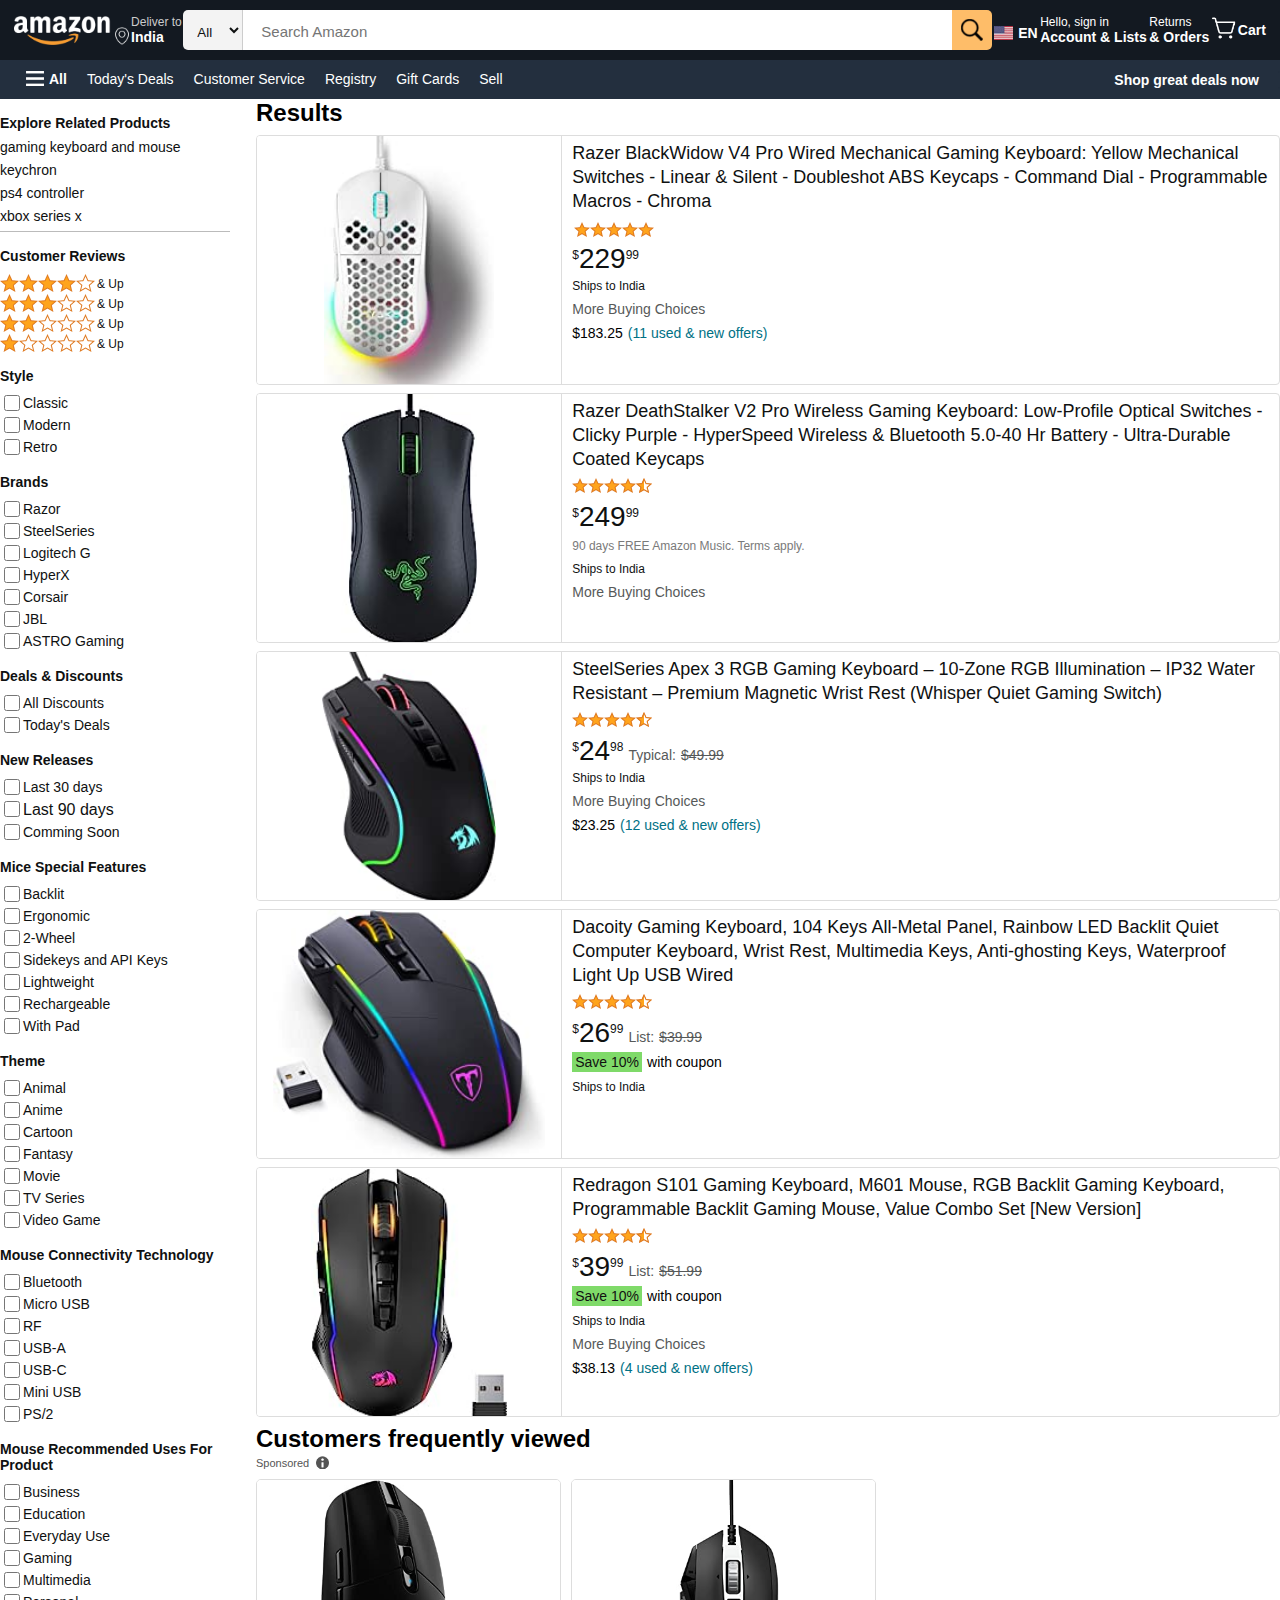
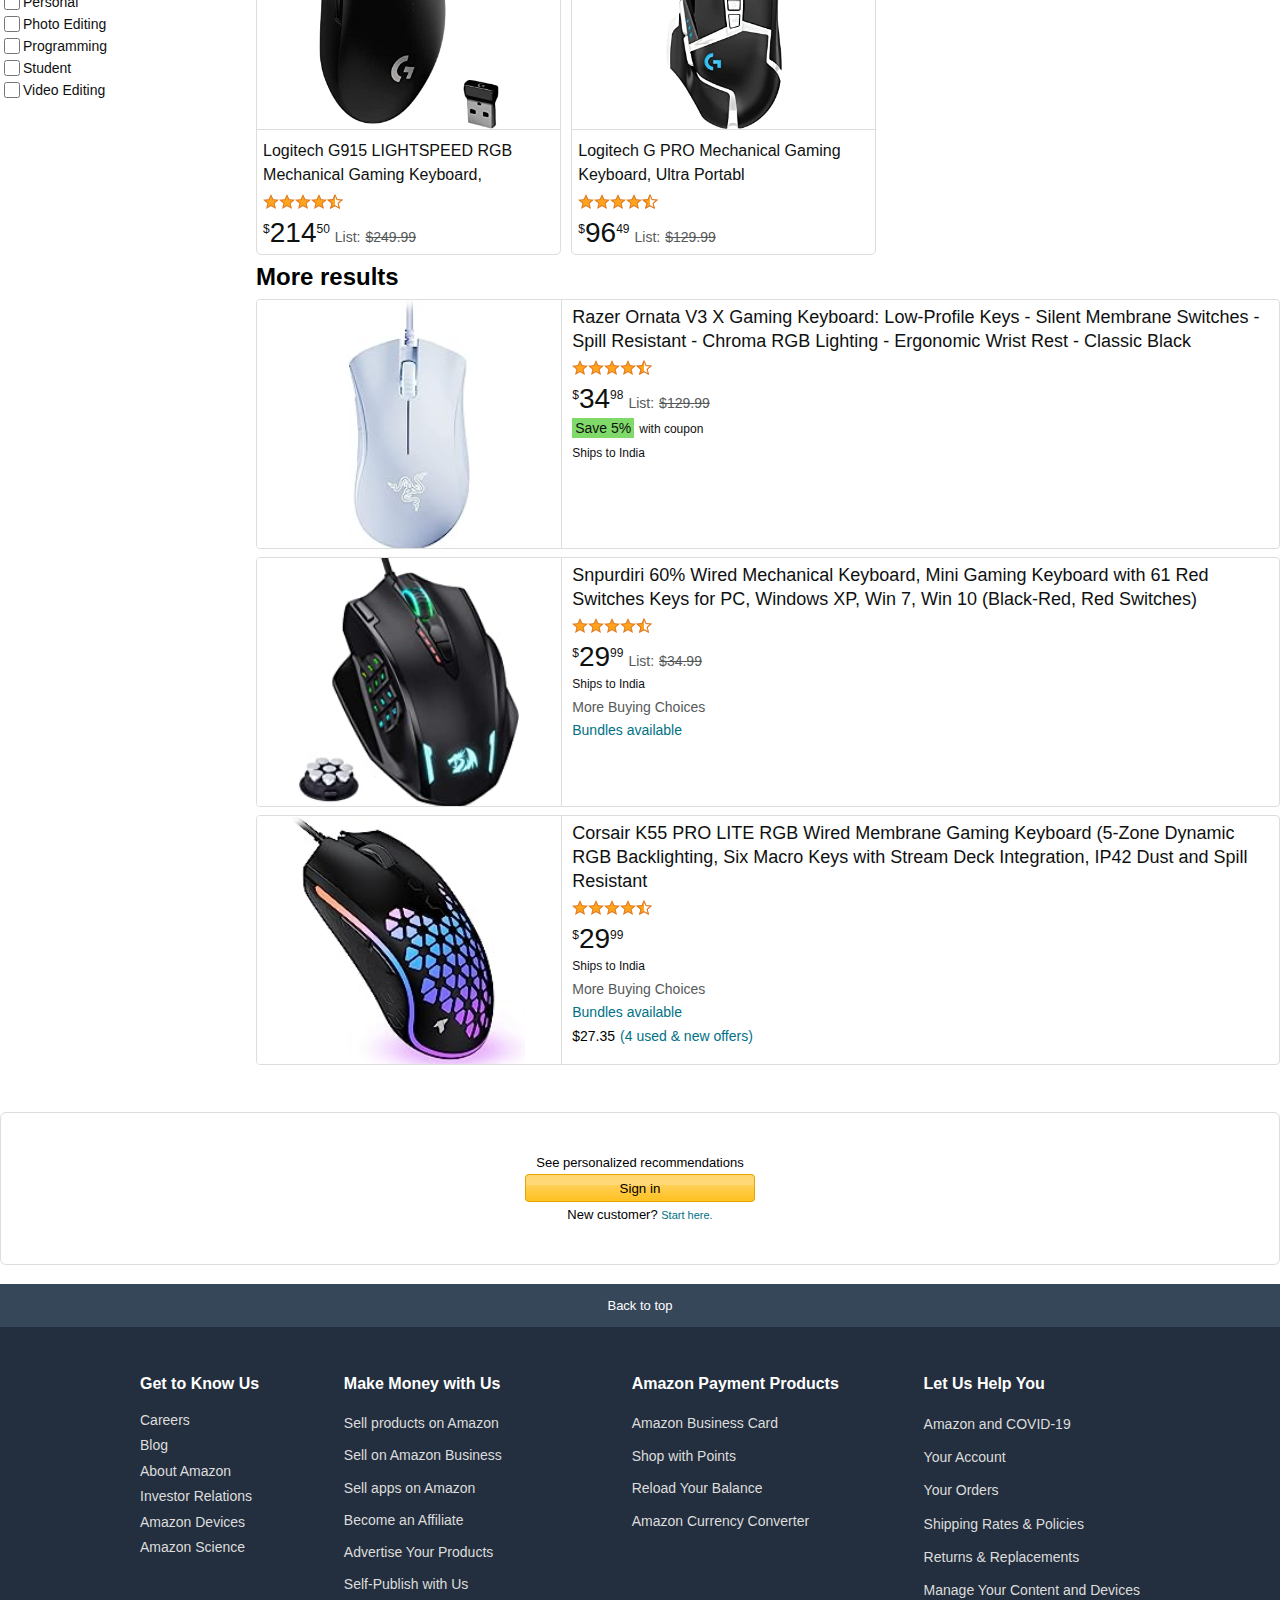
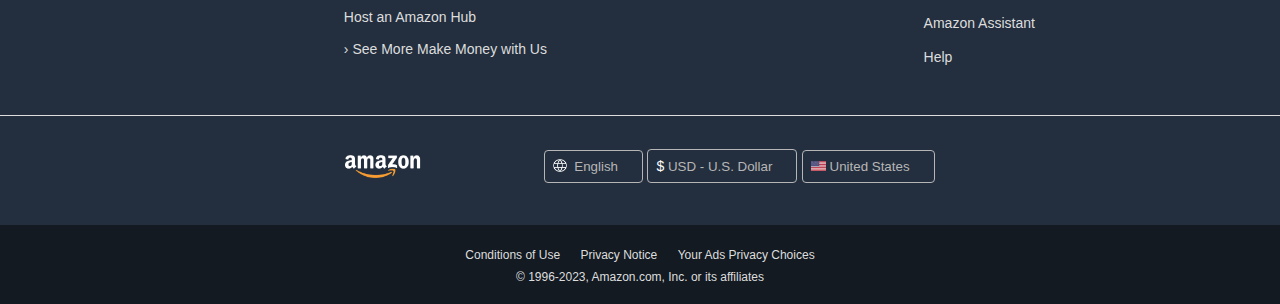
<file: gamingmice.html>
﻿<!DOCTYPE html>
<html>
   <head>
      <title>Amazon.com | gaming keyboard</title>
      <meta name="viewport" Content="width=device-width, initial-scale=1.0">	  
      <link rel="icon" href="images/favicon.png">
      <link rel="stylesheet" href="css/gamingmicestyle.css">
	  <link rel="stylesheet" href="css/responsivemice.css">	  
   </head>
   <body>
  <div class="container">
         <header class="container">
            <nav>
               <div class="nav-logo border"><a href="index.html"><img src="images/logo.png"></a></div>
               <div class="nav-inner-w">
                  <div class="nav-deliver border">
                     <a href="#"><img src="images/location.png"> </a>
                     <a href="#">
                     <p class="nav-text"><span class="ccc">Deliver to</span></p>
                     <p class="nav-title">India</p>
                     </a>
                  </div>

                  <div class="nav-search">
                     <select>
                        <option selected="selected">All</option>
 <option  value="search-alias=aps">All Departments</option>
<option value="search-alias=arts-crafts-intl-ship">Arts &amp; Crafts</option>
<option value="search-alias=baby-products-intl-ship">Baby</option>
                     </select>

                     <input type="text" placeholder="Search Amazon">
                     <img src="images/search.png">
                  </div>

<!------for-dropdowns-megas-------->
                  <div class="nav-flag border"><a href="#" class="forflagflex"><img src="images/americaflag.jpg"><span class="nav-title">EN</span></a>

                    <div class="language-dropdown">
<div class="selected-lang border-bottom">
<p class="d-flex-space">Change language <a href="#" class="link-color-cyan">Learn more</a></p>
<p class="lang-hover"><input type="radio" name="language">English - EN</p>
</div>

<div class="select-lang border-bottom">
<p><input type="radio" name="language"><a href="#" class="lang-hover">español - ES</a></p>
<p><input type="radio" name="language"><a href="#" class="lang-hover">Deutsch - DE</a></p>
<p><input type="radio" name="language"><a href="#" class="lang-hover">한국어 - KO</a></p>
<p><input type="radio" name="language"><a href="#" class="lang-hover">português - PT</a></p>
<p><input type="radio" name="language"><a href="#" class="lang-hover">中文 (简体) - ZH</a></p>
<p><input type="radio" name="language"><a href="#" class="lang-hover">中文 (繁體) - ZH</a></p>
</div>



<div class="select-currency border-bottom">
<p class="d-flex-space">Change currency <a href="#" class="link-color-cyan">Learn more</a><p>
<p class="d-flex-space">$ - USD - US Dollar<a href="#" class="link-color-cyan">Change</a></p>
</div>

<div class="select-region">
<p>You are shopping on Amazon.com</p>
<a href="#" class="link-color-cyan t-center">Change country/region.</a>
</div>
                    </div>
                  </div>


                  <div class="nav-accountlist border">
                     <a href="signin.html">
                        <p class="nav-text">Hello, sign in</p>
                     </a>
                     <a href="signin.html">
                        <p class="nav-title">Account & Lists</p>
                     </a>

                   <div class="mega-menu">
                       <a href="signin.html"><button  class="btnsecure widthmegabtn" style="cursor:pointer;">Sign in securely</button></a>
                       <p>New customer? <a href="registration.html" class="lang-hover">Start here.</a></p>
                      
                       <div class="text-content">
                            <div class="left"><ul>
<b>Your List</b>
<li> <a href="#">Create a list</a></li>
<li> <a href="#">Find a list or registry</a></li>
</ul></div>


                            <div class="right border-left">
<ul>
<b>Your Account</b>
<li> <a href="#">Account</a></li>
<li> <a href="#">Orders</a></li>
<li> <a href="#">Recommendations</a></li>
<li> <a href="#">Browsing History</a></li>
<li> <a href="#">Watchlist</a></li>
<li> <a href="#">Video Purchases & Rentals</a></li>
<li> <a href="#">Kindle Unlimited</a></li>
<li> <a href="#">Content & Devices</a></li>
<li> <a href="#">Subscribe & Save Items</a></li>
<li> <a href="#">Memberships & Subscriptions</a></li>
<li> <a href="#">Music Library</a></li>
</ul>

</div>
                       </div>
                  </div>
            
                  </div>
                  
                  
<!------/for-dropdowns-megas-------->
                 

                  <div class="nav-returnorder border">
                     <a href="signin.html">
                        <p class="nav-text">Returns</p>
                     </a>
                     <a href="signin.html">
                        <p class="nav-title">& Orders</p>
                     </a>
                  </div>

                  <div class="nav-cart border">
                     <a href="cartpage.html"><img src="images/cart.png">
                     
                     <a href="cartpage.html"><p class="nav-title">Cart</p>
                     </a>
                  </div>
               </div>
            </nav>
            <!--menubar-->
            <div class="menubar">
               <div class="left-menu">
                  <div class="p-1 pd sborder"><a href="#"><img src="images/menu.png"><span>All</span></a></div>
                  <div class="p-2 pd sborder">
                     <a href="#">
                        <p>Today's Deals</p>
                  </div>
                  </a>
                  <div class="p-3 pd sborder">
                     <a href="#">
                        <p>Customer Service</p>
                  </div>
                  </a>
                  <div class="p-4 pd sborder">
                     <a href="#">
                        <p>Registry</p>
                  </div>
                  </a>
                  <div class="p-5 pd sborder">
                     <a href="#">
                        <p>Gift Cards</p>
                  </div>
                  </a>
                  <div class="p-5 pd sborder">
                     <a href="#">
                        <p>Sell</p>
                  </div>
                  </a>
               </div>
               <div class="right-menu nav-title sborder"><a href="#">Shop great deals now</a>
               </div>
            </div>
            <!--/menubar-->
         </header>


      <!--outer-categories-->
      <section class="outer-categories container-fluid">
         <!--inner-categories-->
         <div class="inner-categories d-flex">
            <!--left-selectors-->
            <div class="left-selectors">
               <div class="inn-l-selector">
                  <div class="l-row left-list-item">
                     <h2 class="left-heading-tilte">Explore Related Products</h2>
                     <ul>

<li><span class="item-name"><a href="#" class="itemlink">gaming keyboard and mouse</span></a></li>
<li><span class="item-name"><a href="#" class="itemlink">keychron</a></span></li>
<li><span class="item-name"><a href="#" class="itemlink">ps4 controller</a></span></li>
<li><span class="item-name"><a href="#" class="itemlink">xbox series x</a></span></li>
      <ul>
       </div>


                  <div class="l-row">
                     <h2 class="left-heading-tilte">Customer Reviews</h2>
                     <ul>
                        <a href="#" class="basecolor">
                           <section class="str">
                              <li class="star-l-selector0"></li>
                              <span class="a-size-small itemlink">& Up</span>
                           </section>
                        </a>
                        <a href="#" class="basecolor">
                           <section class="str">
                              <li class="star-l-selector1"></li>
                              <span class="a-size-small itemlink">& Up</span>
                           </section>
                        </a>
                        <a href="#" class="basecolor">
                           <section class="str">
                              <li class="star-l-selector2"></li>
                              <span class="a-size-small itemlink">& Up</span>
                           </section>
                        </a>
                        <a href="#" class="basecolor">
                           <section class="str">
                              <li class="star-l-selector3"></li>
                              <span class="a-size-small itemlink">& Up</span>
                           </section>
                        </a>
                     </ul>
                  </div>


                  <div class="l-row">
                     <h2 class="left-heading-tilte">Style</h2>
                    <ul>
                     <li><input type="checkbox"><span class="item-name"><a href="#" class="itemlink">Classic</a></span></li>
                     <li><input type="checkbox"><span class="item-name"><a href="#" class="itemlink">Modern</a></span></li>
                     <li><input type="checkbox"><span class="item-name"><a href="#" class="itemlink">Retro</a></span></li>
                  </div>



                  <div class="l-row">
                     <h2 class="left-heading-tilte">Brands</h2>
                     <ul>
                        <li><input type="checkbox"><span class="item-name"><a href="#" class="itemlink">Razor</a></span></li>
                        <li><input type="checkbox"><span class="item-name"><a href="#" class="itemlink">SteelSeries</a></span></li>
                        <li><input type="checkbox"><span class="item-name"><a href="#" class="itemlink">Logitech G</a></span></li>
                        <li><input type="checkbox"><span class="item-name"><a href="#" class="itemlink">HyperX</a></span></li>
                        <li><input type="checkbox"><span class="item-name"><a href="#" class="itemlink">Corsair</a></span></li>
                        <li><input type="checkbox"><span class="item-name"><a href="#" class="itemlink">JBL</a></span></li>
                        <li><input type="checkbox"><span class="item-name"><a href="#" class="itemlink">ASTRO Gaming</a></span></li>
                     </ul>
                  </div>
                  <div class="l-row">
                     <h2 class="left-heading-tilte">Deals & Discounts</h2>
                     <ul>
                        <li><input type="checkbox"><span class="item-name"><a href="#" class="itemlink">All Discounts</a></li>
                        <li><input type="checkbox"><span class="item-name"><a href="#" class="itemlink">Today's Deals</a></span></li>
                     </ul>
                  </div>
                  <div class="l-row">
                     <h2 class="left-heading-tilte">New Releases</h2>
                     <ul>
                        <li><input type="checkbox"><span class="item-name"><a href="#" class="itemlink">Last 30 days</li>
                        <li><input type="checkbox"><span class="item-name"><a href="#" class="itemlink">Last 90 days</a></span></li>
                        <li><input type="checkbox"><span class="item-name"><a href="#" class="itemlink">Comming Soon</a></span></li>
                     </ul>
                  </div>
                  <div class="l-row">
                     <h2 class="left-heading-tilte">Mice Special Features</h2>
                     <ul>
                        

    <li><input type="checkbox"><span class="item-name"><a href="#" class="itemlink">Backlit</a></span></li> 

     <li><input type="checkbox"><span class="item-name"><a href="#" class="itemlink">Ergonomic</a></span></li>

    <li><input type="checkbox"><span class="item-name"><a href="#" class="itemlink">2-Wheel</a></span></li>

    <li><input type="checkbox"><span class="item-name"><a href="#" class="itemlink">Sidekeys and API Keys</a></span></li>

    <li><input type="checkbox"><span class="item-name"><a href="#" class="itemlink">Lightweight</a></span></li>

    <li><input type="checkbox"><span class="item-name"><a href="#" class="itemlink">Rechargeable</a></span></li>

    <li><input type="checkbox"><span class="item-name"><a href="#" class="itemlink">With Pad</a></span></li>
                     </ul>
                  </div>
                  <div class="l-row">
                     <h2 class="left-heading-tilte">Theme</h2>
                     <ul>
                        <li><input type="checkbox"><span class="item-name"><a href="#" class="itemlink">Animal</a></span></li>
                        <li><input type="checkbox"><span class="item-name"><a href="#" class="itemlink">Anime</a></span></li>
                        <li><input type="checkbox"><span class="item-name"><a href="#" class="itemlink">Cartoon</a></span></li>
                        <li><input type="checkbox"><span class="item-name"><a href="#" class="itemlink">Fantasy</a></span></li>
                        <li><input type="checkbox"><span class="item-name"><a href="#" class="itemlink">Movie</a></span></li>
                        <li><input type="checkbox"><span class="item-name"><a href="#" class="itemlink">TV Series</a></span></li>
                        <li><input type="checkbox"><span class="item-name"><a href="#" class="itemlink">Video Game</a></span></li>
                     </ul>
                  </div>
                  <div class="l-row">
                     <h2 class="left-heading-tilte">Mouse Connectivity Technology</h2>
                     <ul>
                        

    <li><input type="checkbox"><span class="item-name"><a href="#" class="itemlink">Bluetooth</a></span></li>

    <li><input type="checkbox"><span class="item-name"><a href="#" class="itemlink">Micro USB</a></span></li>

    <li><input type="checkbox"><span class="item-name"><a href="#" class="itemlink">RF</a></span></li>

    <li><input type="checkbox"><span class="item-name"><a href="#" class="itemlink">USB-A</a></span></li>

    <li><input type="checkbox"><span class="item-name"><a href="#" class="itemlink">USB-C</a></span></li>

    <li><input type="checkbox"><span class="item-name"><a href="#" class="itemlink">Mini USB</a></span></li>

    <li><input type="checkbox"><span class="item-name"><a href="#" class="itemlink">PS/2</a></span></li>
                     </ul>
                  </div>

                  <div class="l-row">
                     <h2 class="left-heading-tilte">Mouse Recommended Uses For Product</h2>
                     <ul>
                        

    <li><input type="checkbox"><span class="item-name"><a href="#" class="itemlink">Business</a></span></li>

    <li><input type="checkbox"><span class="item-name"><a href="#" class="itemlink">Education</a></span></li>

    <li><input type="checkbox"><span class="item-name"><a href="#" class="itemlink">Everyday Use</a></span></li>

    <li><input type="checkbox"><span class="item-name"><a href="#" class="itemlink">Gaming</a></span></li>

    <li><input type="checkbox"><span class="item-name"><a href="#" class="itemlink">Multimedia</a></span></li>

    <li><input type="checkbox"><span class="item-name"><a href="#" class="itemlink">Personal</a></span></li>

    <li><input type="checkbox"><span class="item-name"><a href="#" class="itemlink">Photo Editing</a></span></li>

    <li><input type="checkbox"><span class="item-name"><a href="#" class="itemlink">Programming</a></span></li>

    <li><input type="checkbox"><span class="item-name"><a href="#" class="itemlink">Student</a></span></li>

    <li><input type="checkbox"><span class="item-name"><a href="#" class="itemlink">Video Editing</a></span></li>
                     </ul>
                  </div>
               </div>
            </div>
            <!--/left-selectors-->
            <!--right-shop-area-->
            <div class="right-shop-area">
               <!--inn-r-shop-area-->
               <div class="inn-r-shop-area">
                  <h2 class="">Results</h2>
                  <!-----right-row------->
                  <div class="right-row d-flex">
                     <!-----rrc------->
                     <div class="rrc"><img src="images/miceitem1.jpg"></div>
                     <!-----/rrc------->
                     <!-----rlc------->
                     <div class="rlc">
                        <span class="item-name-title"><a class="itemlink" href="#">Razer BlackWidow V4 Pro Wired Mechanical Gaming Keyboard: Yellow Mechanical Switches - Linear & Silent - Doubleshot ABS Keycaps - Command Dial - Programmable Macros - Chroma</a></span>
                        <span class="item-star-5"></span>
                        <div class="up-rate"><span class="r-d-flex mr5"><span class="item-rate-symbol  a-size-small">$</span><span class="item-rate-title">229</span><span class="item-rate-fraction  a-size-small">99</span></span>
                           
                        </div> <span class="stindia d-block a-size-small">Ships to India</span>
                        <span class="more-ch d-block medium-text-pr">More Buying Choices</span>
                        <div class="left-col-last-r"><span class="d-rate medium-max-text mr5">$183.25</span><a href="#"><span class="offerused medium-max-text a-color-link">(11 used & new offers)</span></a></div>
                     </div>
                     <!-----/rlc------->
                  </div>
                  <!-----/right-row------->

                  <!-----right-row-----2------->
                  <div class="right-row d-flex">
                     <!-----rrc------->
                     <div class="rrc"><img src="images/miceitem2.jpg"></div>
                     <!-----/rrc------->
                     <!-----rlc------->
                     <div class="rlc">
                        <span class="item-name-title"><a class="itemlink" href="#">Razer DeathStalker V2 Pro Wireless Gaming Keyboard: Low-Profile Optical Switches - Clicky Purple - HyperSpeed Wireless & Bluetooth 5.0-40 Hr Battery - Ultra-Durable Coated Keycaps</a></span>
                        <span class="item-star-45"></span>
                        <div class="up-rate"><span class="r-d-flex mr5"><span class="item-rate-symbol a-size-small">$</span><span class="item-rate-title">249</span><span class="item-rate-fraction a-size-small">99</span></span>
                        </div>
                        <div class="off-rate"><span class="a-size-small a-small-color">90 days FREE Amazon Music. Terms apply.</span></div>
                        <span class="stindia d-block a-size-small">Ships to India</span>
                        <span class="more-ch d-block medium-text-pr">More Buying Choices</span>
                     </div>
                     <!-----/rlc------->
                  </div>
                  <!-----/right-row----2------->
                  <!-----right-row-----3------>
                  <div class="right-row d-flex">
                     <!-----rrc------->
                     <div class="rrc"><img src="images/miceitem3.jpg"></div>
                     <!-----/rrc------->
                     <!-----rlc------->
                     <div class="rlc">
                        <span class="item-name-title"><a class="itemlink" href="#">SteelSeries Apex 3 RGB Gaming Keyboard – 10-Zone RGB Illumination – IP32 Water Resistant – Premium Magnetic Wrist Rest (Whisper Quiet Gaming Switch)</a></span>
                        <span class="item-star-45"></span>
                        <div class="up-rate"><span class="r-d-flex mr5"><span class="item-rate-symbol  a-size-small">$</span><span class="item-rate-title">24</span><span class="item-rate-fraction  a-size-small">98</span></span>
                           <span class="medium-text-pr mr5">Typical: </span><span class="mid-cross-line medium-text-pr">$49.99</span>
                        </div>
                        
                        <span class="stindia d-block a-size-small">Ships to India</span>
                        <span class="more-ch d-block medium-text-pr">More Buying Choices</span>
                        <div class="left-col-last-r"><span class="d-rate medium-max-text mr5">$23.25</span><a href="#"><span class="offerused medium-max-text a-color-link">(12 used & new offers)</span></a></div>
                     </div>
                     <!-----/rlc------->
                  </div>
                  <!-----/right-row-----3------>
                  <!-----right-row-----4------->
                  <div class="right-row d-flex">
                     <!-----rrc------->
                     <div class="rrc"><img src="images/miceitem4.jpg"></div>
                     <!-----/rrc------->
                     <!-----rlc------->
                     <div class="rlc">
                        <span class="item-name-title"><a class="itemlink" href="#">Dacoity Gaming Keyboard, 104 Keys All-Metal Panel, Rainbow LED Backlit Quiet Computer Keyboard, Wrist Rest, Multimedia Keys, Anti-ghosting Keys, Waterproof Light Up USB Wired</a></span>
                        <span class="item-star-45"></span>
                        <div class="up-rate"><span class="r-d-flex mr5"><span class="item-rate-symbol a-size-small">$</span><span class="item-rate-title">26</span><span class="item-rate-fraction a-size-small">99</span></span>
                           <span class="medium-text-pr mr5">List: </span><span class="mid-cross-line medium-text-pr">$39.99</span>
                        </div>
                           <div class="off-rate"><span class="save-btn mr5 save-text">Save 10%</span><span class="coupon save-text">with coupon</span></div>
                        <span class="stindia d-block a-size-small">Ships to India</span>

                     </div>
                     <!-----/rlc------->
                  </div>
                  <!-----/right-row----4------->
                  <!-----right-row-----5------->
                  <div class="right-row d-flex">
                     <!-----rrc------->
                     <div class="rrc"><img src="images/miceitem5.jpg"></div>
                     <!-----/rrc------->
                     <!-----rlc------->
                     <div class="rlc">
                        <span class="item-name-title"><a class="itemlink" href="#">Redragon S101 Gaming Keyboard, M601 Mouse, RGB Backlit Gaming Keyboard, Programmable Backlit Gaming Mouse, Value Combo Set [New Version]</a></span>
                        <span class="item-star-45"></span>
                        <div class="up-rate"><span class="r-d-flex mr5"><span class="item-rate-symbol a-size-small">$</span><span class="item-rate-title">39</span><span class="item-rate-fraction a-size-small">99</span></span>
                           <span class="medium-text-pr mr5">List: </span><span class="mid-cross-line medium-text-pr">$51.99</span>
                        </div>
                           <div class="off-rate"><span class="save-btn mr5 save-text">Save 10%</span><span class="coupon save-text">with coupon</span></div>
                        <span class="stindia d-block a-size-small">Ships to India</span>
                        <span class="more-ch d-block medium-text-pr">More Buying Choices</span>
                        <div class="left-col-last-r"><span class="d-rate medium-max-text mr5">$38.13</span><a href="#"><span class="offerused medium-max-text a-color-link">(4 used & new offers)</span></a></div>
                     </div>
                     <!-----/rlc------->
                  </div>
                  <!-----/right-row----5------->


                  <h2 class="">Customers frequently viewed</h2>

                  <a href="#" class="Sponsored-text-style pdright">Sponsored</a>


                  <!-----horizental-d-flex---row------->
                  <div class="horizental-d-flex">


                     <!-----h-alined-flex-box----1------->
                     <div class="right-row h-alined-flex-box">
                        <!-----rrc------->
                        <div class="rrc"><img class="w-100" src="images/h-miceitem1.jpg"></div>
                        <!-----/rrc------->
                        <!-----rlc------->
                        <div class="rlc">
                           <span class="h-item-rate-title"><a class="itemlink" href="#">Logitech G915 LIGHTSPEED RGB Mechanical Gaming Keyboard,</a></span>
                           <span class="item-star-45"></span>
                           <div class="up-rate"><span class="r-d-flex mr5"><span class="item-rate-symbol a-size-small">$</span><span class="item-rate-title">214</span><span class="item-rate-fraction a-size-small">50</span></span>
                              <span class="medium-text-pr mr5">List: </span><span class="mid-cross-line medium-text-pr">$249.99</span>
                           </div>

                        </div>
                        <!-----/rlc------->
                     </div>
                     <!-----/h-alined-flex-box----1------->




                     <!-----h-alined-flex-box----2------->
                     <div class="right-row h-alined-flex-box">
                        <!-----rrc------->
                        <div class="rrc"><img class="w-100" src="images/h-miceitem2.jpg"></div>
                        <!-----/rrc------->
                        <!-----rlc------->
                        <div class="rlc">
                           <span class="h-item-rate-title"><a class="itemlink" href="#">Logitech G PRO Mechanical Gaming Keyboard, Ultra Portabl</a></span>
                           <span class="item-star-45"></span>
                           <div class="up-rate"><span class="r-d-flex mr5"><span class="item-rate-symbol a-size-small">$</span><span class="item-rate-title">96</span><span class="item-rate-fraction a-size-small">49</span></span>
                              <span class="medium-text-pr mr5">List: </span><span class="mid-cross-line medium-text-pr">$129.99</span>
                           </div>

                        </div>
                        <!-----/rlc------->
                     </div>
                     <!-----/h-alined-flex-box----2------->




                  </div>
                  <!-----/horizental-d-flex---row------->




                  <h2 class="">More results</h2>
                  <!-----right-row------6------->
                  <div class="right-row d-flex">
                     <!-----rrc------->
                     <div class="rrc"><img src="images/miceitem6.jpg"></div>
                     <!-----/rrc------->
                     <!-----rlc------->
                     <div class="rlc">
                        <span class="item-name-title"><a class="itemlink" href="#">Razer Ornata V3 X Gaming Keyboard: Low-Profile Keys - Silent Membrane Switches - Spill Resistant - Chroma RGB Lighting - Ergonomic Wrist Rest - Classic Black</a></span>
                        <span class="item-star-45"></span>
                        <div class="up-rate"><span class="r-d-flex mr5"><span class="item-rate-symbol  a-size-small">$</span><span class="item-rate-title">34</span><span class="item-rate-fraction  a-size-small">98</span></span>                              <span class="medium-text-pr mr5">List: </span><span class="mid-cross-line medium-text-pr">$129.99</span></div>
                        <div class="off-rate"><span class="save-btn mr5 save-text">Save 5%</span><span class="coupon a-size-small">with coupon</span></div>
                        <span class="stindia d-block a-size-small">Ships to India</span>
                     </div>
                     <!-----/rlc------->
                  </div>
                  <!-----/right-row------6------->



                  <!-----right-row-----7------->
                  <div class="right-row d-flex">
                     <!-----rrc------->
                     <div class="rrc"><img src="images/miceitem7.jpg"></div>
                     <!-----/rrc------->
                     <!-----rlc------->
                     <div class="rlc">
                        <span class="item-name-title"><a class="itemlink" href="#">Snpurdiri 60% Wired Mechanical Keyboard, Mini Gaming Keyboard with 61 Red Switches Keys for PC, Windows XP, Win 7, Win 10 (Black-Red, Red Switches)</a></span>
                        <span class="item-star-45"></span>
                        <div class="up-rate"><span class="r-d-flex mr5"><span class="item-rate-symbol a-size-small">$</span><span class="item-rate-title">29</span><span class="item-rate-fraction a-size-small">99</span></span><span class="medium-text-pr mr5">List: </span><span class="mid-cross-line medium-text-pr">$34.99</span></div>
                        
                        <span class="stindia d-block a-size-small">Ships to India</span>
                        <span class="more-ch d-block medium-text-pr">More Buying Choices</span>
                       
                        <span class="medium-max-text a-color-link">Bundles available</span>
                     </div>
                     <!-----/rlc------->
                  </div>
                  <!-----/right-row----7------->





                  <!-----right-row-----8------>
                  <div class="right-row d-flex">
                     <!-----rrc------->
                     <div class="rrc"><img src="images/miceitem8.jpg"></div>
                     <!-----/rrc------->
                     <!-----rlc------->
                     <div class="rlc">
                        <span class="item-name-title"><a class="itemlink" href="#">Corsair K55 PRO LITE RGB Wired Membrane Gaming Keyboard (5-Zone Dynamic RGB Backlighting, Six Macro Keys with Stream Deck Integration, IP42 Dust and Spill Resistant</a></span>
                        <span class="item-star-45"></span>
                        <div class="up-rate"><span class="r-d-flex mr5"><span class="item-rate-symbol a-size-small">$</span><span class="item-rate-title">29</span><span class="item-rate-fraction a-size-small">99</span></span></div>
                        
                        <span class="stindia d-block a-size-small">Ships to India</span>
                        <span class="more-ch d-block medium-text-pr">More Buying Choices</span>
                       
                        <span class="medium-max-text a-color-link">Bundles available</span>
                        <div class="left-col-last-r"><span class="d-rate medium-max-text mr5">$27.35</span><a href="#"><span class="offerused medium-max-text a-color-link">(4 used & new offers)</span></a></div>
                     </div>
                     </div>
                     <!-----/rlc------->
                  </div>
                  <!-----/right-row-----8------>
               </div>
               <!--/inn-r-shop-area-->
            </div>
            <!--/right-shop-area-->



         </div>
         <!--/inner-categories-->
      </section>
      <!--/outer-categories-->




         <!--sign-in-sec-->
         <section class="sign-in-sec container">
            <div class="in-sign">
               <div class="sign-content gaptop42 gapbot42">
                  <p>See personalized recommendations</p>
                  <a href="signin.html"><button class="signbtn">Sign in</button></a>
               <p class="fontsm11">New customer? <a href="registration.html">Start here.</a></p>
               </div>
            </div>
         </section>
         <!--/sign-in-sec-->
         <!--back-top-sec-->
         <section class="back-top-sec container">
            <a href="#">Back to top</a>
         </section>
         <!--/back-top-sec-->
         <!--footer-->
         <footer class="container">
            <!--top-footer-->
            <div class="top-footer">
               <!--foot-in-->
               <div class="foot-in gaptop42 gapbot42">
                  <div class="f1">
                     <ul>
                        <p>Get to Know Us</p>
                        </li>
                        <li><a href="#">Careers</a></li>
                        <li><a href="#">Blog</a></li>
                        <li><a href="#">About Amazon</a></li>
                        <li><a href="#">Investor Relations</a></li>
                        <li><a href="#">Amazon Devices</a></li>
                        <li><a href="#">Amazon Science</a></li>
                     </ul>
                  </div>
                  <div class="f1">
                     <ul>
                        <p>Make Money with Us</p>
                        </li>
                        <li><a href="#">Sell products on Amazon</a></li>
                        <li><a href="#">Sell on Amazon Business</a></li>
                        <li><a href="#">Sell apps on Amazon</a></li>
                        <li><a href="#">Become an Affiliate</a></li>
                        <li><a href="#">Advertise Your Products</a></li>
                        <li><a href="#">Self-Publish with Us</a></li>
                        <li><a href="#">Host an Amazon Hub</a></li>
                        <li><a href="#">› See More Make Money with Us</a></li>
                     </ul>
                  </div>
                  <div class="f1">
                     <ul>
                        <p>Amazon Payment Products</p>
                        </li>
                        <li><a href="#">Amazon Business Card</a></li>
                        <li><a href="#">Shop with Points</a></li>
                        <li><a href="#">Reload Your Balance</a></li>
                        <li><a href="#">Amazon Currency Converter</a></li>
                     </ul>
                  </div>
                  <div class="f1">
                     <ul>
                        <p>Let Us Help You</p>
                        </li>
                        <li><a href="#">Amazon and COVID-19</a></li>
                        <li><a href="#">Your Account</a></li>
                        <li><a href="#">Your Orders</a></li>
                        <li><a href="#">Shipping Rates & Policies</a></li>
                        <li><a href="#">Returns & Replacements</a></li>
                        <li><a href="#">Manage Your Content and Devices</a></li>
                        <li><a href="#">Amazon Assistant</a></li>
                        <li><a href="#">Help</a></li>
                     </ul>
                  </div>
               </div>
               <!--/foot-in-->
               <!--f-language-sec-->
               <div class="f-language-sec pdtop gapbot42">
                  <div class="language-in">
                   <a href="index.html"> <img class="f-logo" src="images/logo.png"></a>
                     <div class="expect-logo"> <button class="f-btn"><img class="net" src="images/net.png"><span>English</span></button>
                        <button class="f-btn"> <span class="doller">&dollar;</span> USD - U.S. Dollar</button>
                        <button class="f-btn"><img class="f-flag" src="images/americaflag.jpg"> United States</button>
                     </div>
                  </div>
               </div>
               <!--/f-language-sec-->
            </div>
            <!--top-footer-->
            <!--bottom-footer-->
            <div class="bottom-footer pdtop pdbot">
               <div class="f-b-link">
                  <a href="#">Conditions of Use</a>
                  <a href="#">Privacy Notice</a>
                  <a href="#">Your Ads Privacy Choices</a>
               </div>
               <p>© 1996-2023, Amazon.com, Inc. or its affiliates</p>
            </div>
            <!--/bottom-footer-->
         </footer>
         <!--/footer-->
    </div>


   </body>
</html>
</file>
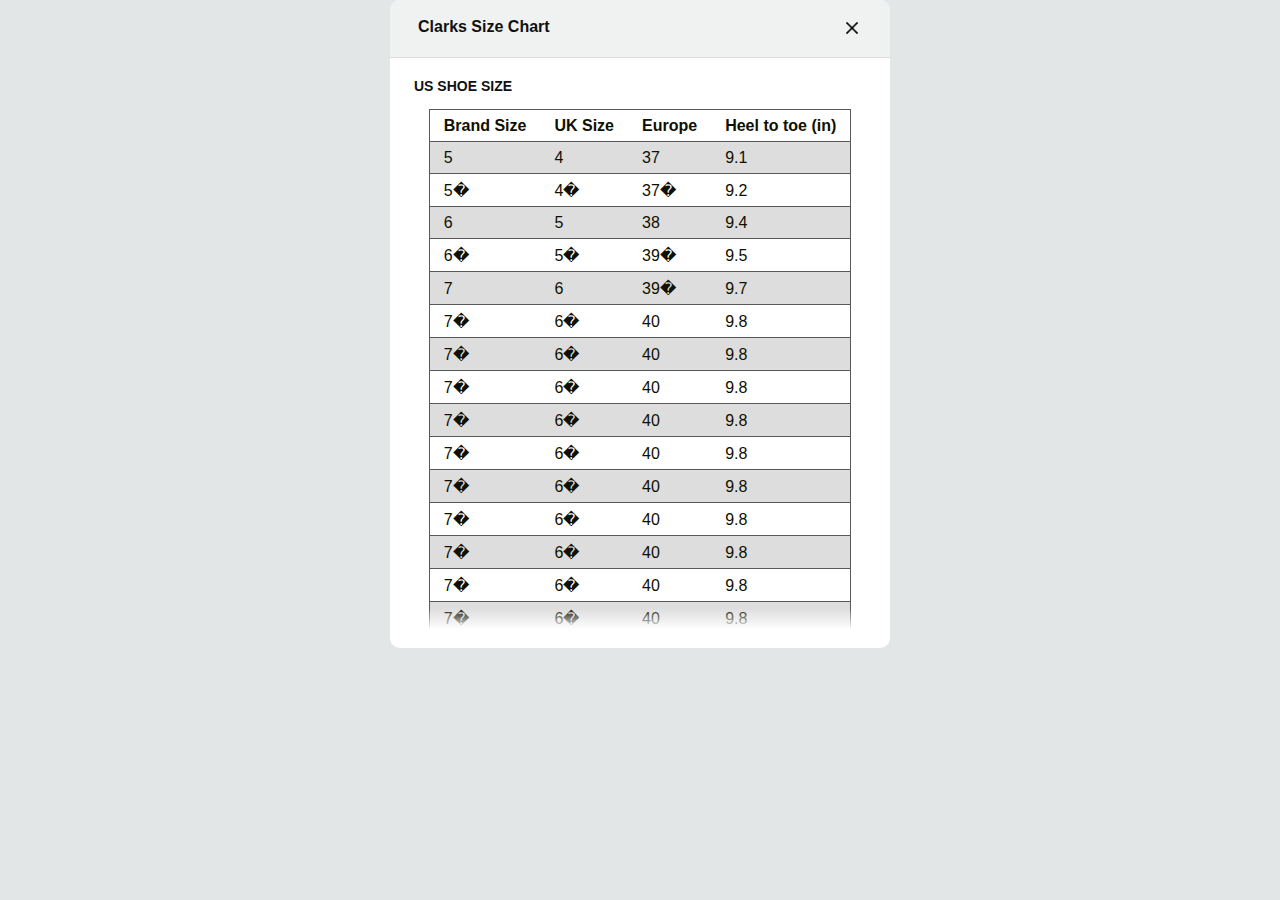
<file: popupize.html>
<!DOCTYPE html>
<html>
<head>
<title>popupize</title>
<link rel="stylesheet" href="css/popupize.css">
<link rel="icon" href="images/favicon.png">
</head>

<body>

<div class="main-pop-out p-fluid">
   <div class="pop-in">
         <div class="p-header">
           <h3 class="p-header-text">Clarks Size Chart <img class="close-c" src="images/close.png"></h3>
         </div>
         <div class="p-main-cont">
            <h4 class="p-main-text">US SHOE SIZE</h4>

            <div class="table-out">
                <table class="bordered-table">
                    <thead class="thead-b1">
                       <tr >
                           <th>Brand Size</th>
                           <th>UK Size</th>
                           <th>Europe</th>
                           <th>Heel to toe (in)</th>
                       </tr>
                    </thead>

                    <tbody>
                       <tr>
                           <td>5</td>
                           <td>4</td>
                           <td>37</td>
                           <td>9.1</td>
                       </tr>

                       <tr>
                           <td>5�</td>
                           <td>4�</td>
                           <td>37�</td>
                           <td>9.2</td>
                       </tr>


                       <tr>
                           <td>6</td>
                           <td>5</td>
                           <td>38</td>
                           <td>9.4</td>
                       </tr>


                       <tr>
                           <td>6�</td>
                           <td>5�</td>
                           <td>39�</td>
                           <td>9.5</td>
                       </tr>


                       <tr>
                           <td>7</td>
                           <td>6</td>
                           <td>39�</td>
                           <td>9.7</td>
                       </tr>


                       <tr>
                           <td>7�</td>
                           <td>6�</td>
                           <td>40</td>
                           <td>9.8</td>
                       </tr>


                       <tr>
                           <td>7�</td>
                           <td>6�</td>
                           <td>40</td>
                           <td>9.8</td>
                       </tr>

                       <tr>
                           <td>7�</td>
                           <td>6�</td>
                           <td>40</td>
                           <td>9.8</td>
                       </tr>

                       <tr>
                           <td>7�</td>
                           <td>6�</td>
                           <td>40</td>
                           <td>9.8</td>
                       </tr>

                       <tr>
                           <td>7�</td>
                           <td>6�</td>
                           <td>40</td>
                           <td>9.8</td>
                       </tr>

                       <tr>
                           <td>7�</td>
                           <td>6�</td>
                           <td>40</td>
                           <td>9.8</td>
                       </tr>

                       <tr>
                           <td>7�</td>
                           <td>6�</td>
                           <td>40</td>
                           <td>9.8</td>
                       </tr>


                       <tr>
                           <td>7�</td>
                           <td>6�</td>
                           <td>40</td>
                           <td>9.8</td>
                       </tr>


                       <tr>
                           <td>7�</td>
                           <td>6�</td>
                           <td>40</td>
                           <td>9.8</td>
                       </tr>


                       <tr>
                           <td>7�</td>
                           <td>6�</td>
                           <td>40</td>
                           <td>9.8</td>
                       </tr>


                       <tr>
                           <td>7�</td>
                           <td>6�</td>
                           <td>40</td>
                           <td>9.8</td>
                       </tr>


                       <tr>
                           <td>7�</td>
                           <td>6�</td>
                           <td>40</td>
                           <td>9.8</td>
                       </tr>


                       <tr>
                           <td>7�</td>
                           <td>6�</td>
                           <td>40</td>
                           <td>9.8</td>
                       </tr>


                       <tr>
                           <td>7�</td>
                           <td>6�</td>
                           <td>40</td>
                           <td>9.8</td>
                       </tr>



                       <tr>
                           <td>7�</td>
                           <td>6�</td>
                           <td>40</td>
                           <td>9.8</td>
                       </tr>


                       <tr>
                           <td>7�</td>
                           <td>6�</td>
                           <td>40</td>
                           <td>9.8</td>
                       </tr>


                       <tr>
                           <td>7�</td>
                           <td>6�</td>
                           <td>40</td>
                           <td>9.8</td>
                       </tr>

                       <tr>
                           <td>7�</td>
                           <td>6�</td>
                           <td>40</td>
                           <td>9.8</td>
                       </tr>

                    </tbody>

                </table>
            </div>
         </div>


         <div class="footfr-pop">

         </div>
   </div>
</div>



</body>
</html>
</file>
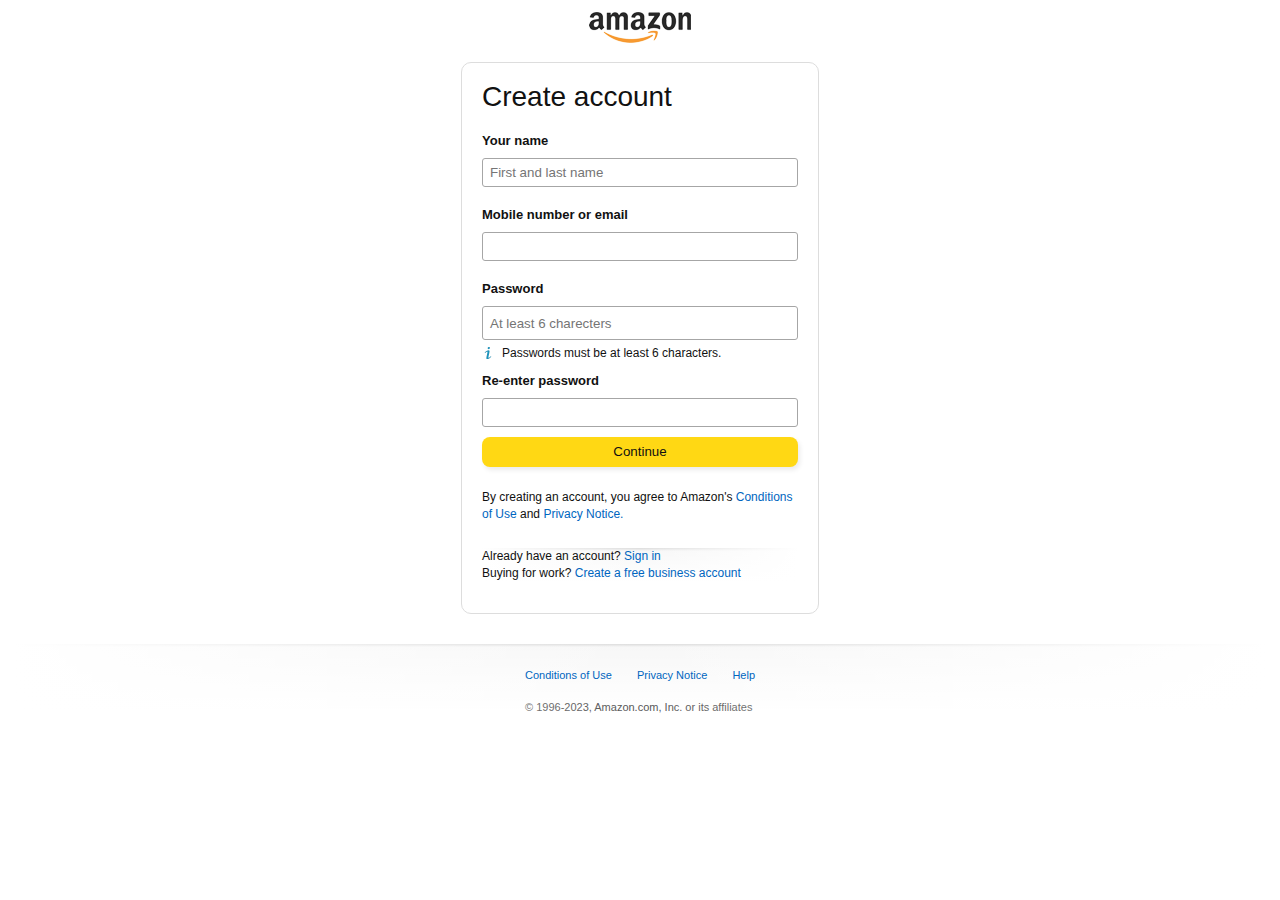
<file: registration.html>
﻿<!DOCTYPE html>
<html>
<head>
<title>Create Account | Amazon</title>
<meta name="viewport" content="width=device-width, initial-scale=1.0">
<link rel="icon" href="">
<link rel="stylesheet" href="css/regstyle.css">
<link rel="stylesheet" href="css/responsiveform.css">

</head>
<body>
<div class="wrapper">
  <div class="amazon-log mb15"><a href="index.html"><img src="images/amazon-logo.png"></a></div>
  <div class="log-in-main container-fluid">
    <div class="in-log-m">
       <div class="sign-in-email-text">
          <h2>Create account</h2>
          <p>Your name</p>
       </div>

       <div class="mid-main-text-area d-flex-row">
          <input type="text" placeholder="First and last name" class=" mb10">

       <div class="sign-in-email-text">
          <p>Mobile number or email</p>
       </div>
          <input type="text" class=" mb10">


       <div class="sign-in-email-text">
          <p>Password</p>
       </div>
          <input type="text" placeholder="At least 6 charecters" class="mb5">
          <p class="bottom-main-text-area">Passwords must be at least 6 characters.</p>


       <div class="sign-in-email-text">
          <p>Re-enter password</p>
       </div>
          <input type="text" class=" mb10">




          <button class="btnc mb10">Continue</button>
       </div>
       <div class="bottom-main-text-area d-flex-row">
          <p>By creating an account, you agree to Amazon's <a href="#">Conditions of Use</a> 
           and <a href="#">Privacy Notice.</a></p>
       </div>

       <div class="already-ac-sign-in">
            <div class="ac-sign-in-text bottom-main-text-area">
          <p>Already have an account?<a href="signin.html"> Sign in </a><br /> 
           Buying for work? <a href="#">Create a free business account</a></p>
            </div>
       </div>
       



       
    </div>




  </div>




  <div class="footer mt30">
    <div class="inner-footer container-fluid-foot">
         <div class="upper-links mb20 p-relative-z-index">
         <a href="#">Conditions of Use</a>  <a href="#">Privacy Notice</a>  <a href="#">Help </a>
         </div>
          
         <div class="foot-copyright">
         <p class="copy-foot t-center">© 1996-2023, Amazon.com, Inc. or its affiliates</p>
         </div>
    </div>
  </div>


   




</div>




</body>
</html>
</file>
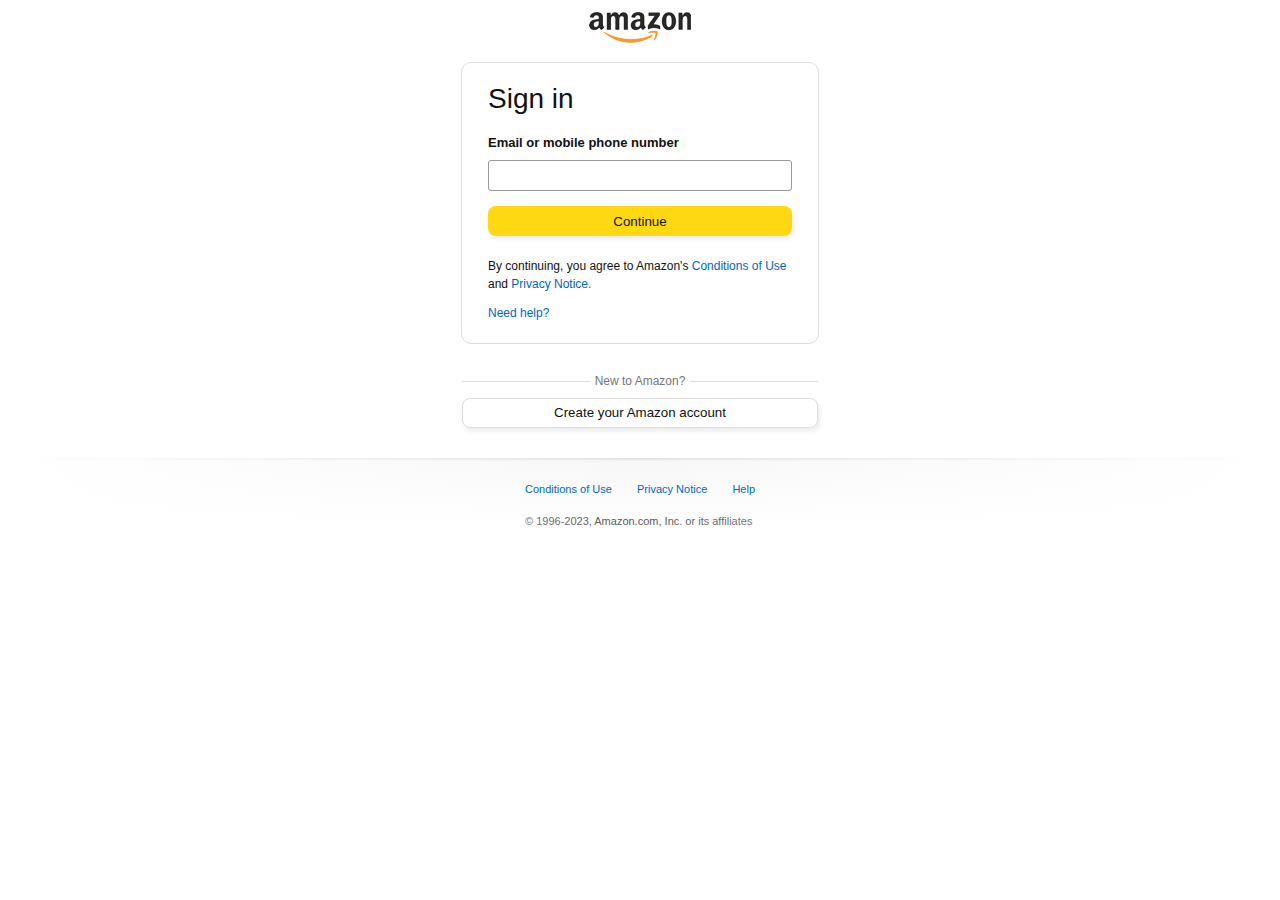
<file: signin.html>
﻿<!DOCTYPE html>
<html>
<head>
<title>Sign in | Connect with us</title>
<link rel="icon" href="">
<meta name="viewport" content="width=device-width, initial-scale=1.0">
<link rel="stylesheet" href="css/loginstyle.css">
<link rel="stylesheet" href="css/responsiveform.css">
</head>
<body>
<div class="wrapper">
  <div class="amazon-log mb15"><a href="index.html"><img src="images/amazon-logo.png"></a></div>
  <div class="log-in-main container-fluid">
    <div class="in-log-m">
       <div class="sign-in-email-text">
          <h2>Sign in</h2>
          <p>Email or mobile phone number</p>
       </div>
       <div class="mid-main-text-area d-flex-row">
          <input type="text" class=" mb10">
          <button class="btnc mb10 mt5" style="cursor:pointer;">Continue</button>
       </div>
       <div class="bottom-main-text-area d-flex-row">
          <p>By continuing, you agree to Amazon's <a href="#">Conditions of Use</a> 
           and <a href="#">Privacy Notice.</a></p>
          <a href="#">Need help?</a>
       </div>
       
    </div>




  </div>

  <div class="new-to-amazon container-fluid mt30 mb20 t-center">
  
  <div class="new-to-amaz mb10"><p class="new-p-amaz">New to Amazon?</p></div>

  <a href="registration.html"><button class="create-ac">Create your Amazon account</button></a>
  </div>


  <div class="footer mt30">
    <div class="inner-footer container-fluid-foot">
         <div class="upper-links mb20 p-relative-z-index">
         <a href="#">Conditions of Use</a>  <a href="#">Privacy Notice</a>  <a href="#">Help </a>
         </div>
          
         <div class="foot-copyright">
         <p class="copy-foot t-center">© 1996-2023, Amazon.com, Inc. or its affiliates</p>
         </div>
    </div>
  </div>


   




</div>




</body>
</html>
</file>
<file: css/style.css>
body{margin:0; padding:0;background:#E3E6E6;overflow-x:hidden;}
ul{list-style-type:none;}
a{text-decoration:none;}
*{margin:0; padding:0; font-family:arial;box-sizing: border-box;
     }

.wrapper{background:#E3E6E6;}



/*==nav==*/
nav {background: #131921;
    color: #fff;
    display: flex;
    align-items: center;
    height: 60px;
    padding: 0 1%;}


nav .nav-inner-w {display: flex;
    align-items: center;
    width: 100%;
    justify-content: space-around;}



nav a{color:#fff;}





/*==nav-log==*/
.nav-logo {padding-top: 5px;
    display: flex;
    align-items: center;
    justify-content: center;}

.nav-logo img{ width:97px;}



/*==nav-deliver==*/
.nav-deliver img {width: 18px;
    display: block;
    margin-top: 12px;}

.nav-deliver{display:flex;}






/*==nav-search==*/
nav .nav-search{display:flex; align-items:center;}
nav .nav-search img {width: 40px;
    height: 40px;
    background: #febd69;
    border-radius: 0px 5px 5px 0px;}

nav .nav-search img:hover {background: #edaf5f;
    cursor: pointer;}

select {
    padding: 14px 10px 9px;
    color: #0F1111;
    background: #F3F3F3;
    outline: none;
    border: none;
    border-radius: 5px 0px 0px 5px;
    border-right: 1px solid #CDCDCD;
    width: 60px;
    cursor: pointer;
}
select:hover {
    background: #ededed;
    cursor:pointer;
}

input[type="text"] {padding: 13px 500px 10px 10px;
    text-indent: 8px;
    font-size: 15px;
    outline: none;
    border: none;}


/*==nav-flag==*/
.nav-flag{display:flex; justify-content:center; align-items:center;margin-top: 0.5%;}
.nav-flag img{height:14px;margin-right:5px;}
.forflagflex{display:flex; justify-content:center; align-items:center;}





/*==drop-down-mega-menus==*/

.nav-flag {
    position: relative;}

.nav-accountlist{position:relative;}

.mega-menu{display:none;}

.nav-accountlist:hover .mega-menu {
    display: block;
    position: absolute;
    background: #fff;
    z-index: 999;
    width: 500px;
    right: -100px;
    min-height: 390px;
    padding: 15px;
    border-radius: 4px;
    box-shadow: 0 0 30px #000;
    color: #000;
    user-select:none;
}

button.btnsecure.widthmegabtn {
    width: 170px;
    margin: auto;
    display: block;
}

.mega-menu p a {
    color: #0055aa;
    font-size: 11px;
}

.mega-menu p {
    margin-top: 10px;
    color: #000;
    font-size: 11px;
    text-align: center;
    margin-bottom: 10px;
}


.text-content {
    padding-top: 20px;
    border-top:1px solid #ddd;
}

.mega-menu .text-content .left ul b {
    color: #0F1111;
    font-size: 16px;
}

.mega-menu .text-content .left ul li a {
    color: #444;
    font-size: 13px;
}

.mega-menu .text-content .right ul li a {
    color: #444;
    font-size: 13px;
}

.right.border-left {
    border-left: 1px solid #ddd;
    padding-left: 20px;
}

.text-content ul li {
    line-height: 16px;
    margin: 7px 0;
    font-weight: 400;
}

.mega-menu .text-content ul li a:hover {
    cursor: pointer;
    color: #C7511F;
    text-decoration:underline;
}


.nav-accountlist:hover .mega-menu .lang-hover:hover{cursor: pointer;
    color: #C7511F; text-decoration:underline;}



.language-dropdown{display:none; position:absolute;}

.nav-flag:hover .language-dropdown {
    display: block;
    top: 0;
    background: #fff;
    color: #000;
    z-index: 999;
    width: 240px;
    display: flex;
    flex-direction: column;
    border-radius: 4px;
    box-shadow: 0 0 30px #000;
    color: #000;
    user-select: none;
}


.nav-flag:hover .language-dropdown {
    font-size: 13px;
    color: #444;
    padding: 0 15px;
    top: 19px;
}
            
.nav-flag:hover .language-dropdown .selected-lang a {
    font-size: 11px;
    color: #007185;
    cursor:pointer;
}

.nav-flag:hover .language-dropdown {
    height: 390px;
    font-size: 13px;
    color: #444;
    padding: 0 15px;
}

.link-color-cyan{color: #007185;}
.border-bottom{border-bottom: 1px solid #ddd;}
.padding-btm20{padding-bottom:20px;}

.link-color-cyan:hover{cursor: pointer;
    color: #C7511F; text-decoration:underline;}

.language-dropdown p {
    padding-bottom: 10px;
}
.nav-flag:hover .language-dropdown .select-lang p a{color:#444;}

.nav-flag:hover .language-dropdown input[type="radio"]{margin-right:6px;}
.language-dropdown div {
    margin-top: 15px;
}

.t-center{text-align:center;display: block;}

.d-flex-space{display:flex; justify-content:space-between;}

.nav-flag:hover .language-dropdown .selected-lang a:hover{cursor: pointer;
    color: #C7511F;}

.nav-flag:hover .language-dropdown .lang-hover:hover{cursor: pointer;
    color: #C7511F; text-decoration:underline;}

.bottom-footer{background:#131A22;}

.left{float:left; width:50%;}
.right{float:right; width:50%;}
/*==/drop-down-mega-menus==*/







/*==nav-cart==*/
nav .nav-cart{display:flex;align-items:center;text-align:center;}
nav .nav-cart img{widht:38px; height:26px;}




/*==menubar==*/
.menubar{background:#232F3E; color:#fff;display:flex; align-items:center;
  font-size:14px;max-height:39px;padding-left:11px;justify-content: space-between;}

.left-menu{float:left; width:50%;display:flex; }
.p-1.pd.sborder a {
    display: flex;
    gap: 5px;
}
.right-menu {float: right;
    width: 16%;
    display: flex;
    justify-content: end;}
.right-menu a{margin-right:20px;color:#fff;}
.p-1{display:flex;align-items:center;}
.p-1 img{width:18px; height:15px;}
.menubar .p-1 a{font-weight:700; padding-left:5px;}
.menubar a{display:block; color:#fff;}





/*==hero==*/

.hero {
    background: url(../images/banner.jpg);
    height:400px;
    background-size:cover;
}

.amazon-india {background: #f5f6f6;
    width: 97%;
    margin: auto;
    position: relative;
    height: 40px;
    padding: 10px 14px;
    top: 285px;}

.amazon-india p{text-align:center; color:#0f1111;}
.amazon-india p a{color:#007185;}
.amazon-india p a:hover {cursor: pointer;
    color: #C7511F;}


/*==parent-box==*/
.box{background:#fff; height:420px; width:330px;}
.box-parent{display:flex; justify-content:space-evenly;}

.inner-box2 img {width: 100%;}
.inner-box3 p {    padding: 7% 0 10% 10%;}
.inner-box1 h3 {font-size:21px; font-weight:700;
                color:#0F1111;}
.inner-box3 p a{color:#007185; font-size:13px;}

.inner-box3 p a:hover {cursor: pointer;
    color: #C7511F;}

.inner-box-s1{display:flex; width:100%; padding-bottom:5%;}
.in-s1 {width: 50%; padding:3%;}
.in-s1 img{width: 100%;}
.in-s1 a{ font-size:12px; color:#0f1111;}
.inner-box-s2 a{color:#007185; font-size:13px; padding-left:10%;}
.inner-box-s2 a:hover {cursor: pointer;
    color: #C7511F;}
.adddiv {margin: auto;
    width: 240px;
    margin-top: 15%;}

.whole-item {padding: 0 7%;}
/*==/parent-box==*/







/*==sign-in-sec==*/
.sign-in-sec {padding: 3% 0 1.5%;
    background: #fff;}

.in-sign {border: 0.5px solid #DDDDDD;
    overflow: hidden;
    border-radius: 6px;}

.sign-content{width:230px; margin:auto;}
.sign-content p{font-size:13px; text-align:center;}
.sign-content a {font-size:11px;color: #007185;}
.sign-content a:hover {cursor: pointer;
    color: #C7511F;}

button.signbtn {width: 100%;margin: 2% 0;
    height: 28px; cursor:pointer;
    background: url(../images/btnsign.png);
    border: none;}
/*==/sign-in-sec==*/




/*==back-top-sec==*/
.back-top-sec{background:#37475A; padding:1.1% 0;}
.back-top-sec:hover {background: #3e5065;}

.back-top-sec a{color:#fff; text-align:center; display:block; font-size:13px;}
/*==/back-top-sec==*/




/*==footer==*/
/*==top-footer==*/
.top-footer{background-color:#232F3E; overflow:hidden;}


.foot-in { display:flex;
     width:1000px; margin:auto; justify-content: space-between;}
.foot-in f1{margin:left:1%;}

.f1 ul li a:hover {text-decoration: underline;}

.foot-in ul{}
.foot-in p{display:block; color:#fff;margin: 6px 0 14px 0; font-size:16px; font-weight:700;}
.foot-in ul li {padding: 4% 0;}
.foot-in ul li a{display:block; color:#ddd; font-size:14px;}






/*==f-language-sec==*/
.f-language-sec img{width:76px; height:23px;}
.f-language-sec{border-top:1px solid #ddd;}

.language-in {margin: 1% 26%;
    display: flex;
    align-items: center;
    gap: 20%;
    justify-content: center;}

button.f-btn {padding: 8px;
    background: none;
    outline: none;padding-right: 24px;
    border: none; cursor:pointer;
    color: #b7b6b6;
    border: 1px solid;
    border-radius: 4px;}

.expect-logo {}

.f-logo {margin-top: 6.4%;
    cursor: pointer;}

img.net {width: 14px;float: left;
    height: 13px;
    margin-right: 7px;}

img.f-flag { width: 15px;
    height: 10px;}
/*==/f-language-sec==*/

/*==/top-footer==*/






.f-b-link{text-align:center;}
.bottom-footer a{color:#ddd; display:inline; font-size:12px; padding:0 8px;margin-bottom:10px;}
.bottom-footer a:hover{text-decoration:underline;}
.bottom-footer p{color:#ddd;text-align:center; font-size:12px; }
.f-b-link {margin-bottom: 7px;}









.doller{font-size:14px; color:#fff; }
.fontsm11{font-size:11px;}
.gaptop42{margin-top:42px;}
.gapbot42{margin-bottom:42px;}
.pdtop{padding-top:20px;}
.pdbot{padding-bottom:20px;}


.mb15{margin-bottom:15%}
.pdr0{padding-right:0;}
.pdl0{padding:0;}
.securebg{background:#fff;}
.tpbg{background:transparent;}
.h3boxpd{padding:10%;}
.pd0{padding:0px; padding-bottom:10%;}
.lboxpadding{padding: 10%;}
.btnsecure{border-radius: 8px;font-size: 13px; border:none;padding: 8px 0px;
    box-shadow: 0 2px 5px 0 rgba(213,217,217,.5);background: #FFD814;color:#0F1111;
    border-color: #FCD200; width:100%;}
button.btnsecure:hover {background: #f4cb00;}
.pdl5{ padding-left:11%;}

.pd{padding: 8px 9px;margin: 5px 0 6px 0;}
.margin-left{}
.ccc{color:#ccc;}
.nav-text{font-size:12px; font-weight:400;}
.nav-title{font-size:14px; font-weight:700;}
.container{max-width:1366px; margin:auto;}
.border {border: 1px solid #131921;
    border-radius: 2px;}
.border:hover{border:1px solid #fff; border-radius:2px;}
.n-active:hover{border:1px solid #febd69; border-radius:2px;}

.sborder {border: 1px solid #232F3E;
    border-radius: 2px;}
.sborder:hover{border:1px solid #fff; border-radius:2px;}
</file>
<file: css/responsive.css>
@media (min-width:0px) and (max-width:601px){
     /*====footer====*/
     .foot-in {
        display: flex;
        width: 1000px;
        margin: auto;
        justify-content: space-between;
        flex-direction: column;
    }
    .foot-in ul li { 
        padding: 3px;
    }
    .foot-in ul {
        padding: 10px;
    }
    .language-in {
        flex-direction: column;
    }
    .f-btn {
        margin: auto;
        width: 175px;
        margin-bottom: 20px;
    }
    .expect-logo {
        margin-top: 15px;
        display: contents;
    }

    .box-parent {
        flex-direction: column;
            align-items: center;
    }
    .in-s1 {
        margin-bottom: 10px;
    }

    .amazon-india {
        height: unset;
        top: 45px;
        transform: scale(0.5);
        left: 0;
        right: 0;
        background: rgb(255 255 255 / 78%);
    }
    .hero {
        width: auto;
        height: 104px;
    }
    .menubar {
        max-height: unset;
        font-size: 12px;
    }
    .nav-inner-w {
        flex-direction: row;
        flex-wrap: wrap;
    }
    nav {
        height: unset;
        display: block;
    }
    input[type="text"] {
        width: 100%;
        padding: 11.5px 38px;
    }
    
    .nav-deliver.border {
        order: 1;
    }
    .right-menu.nav-title.sborder {
        display: none;
    }
    .nav-accountlist:hover .mega-menu{
        display: none;
    }
    .nav-flag:hover .language-dropdown{
        display: none;
    }
    .nav-search{width: 100%;}

    .left-menu {
        width: unset;
    }

/*========cart-page=========*/
.outer-cart.container-fluid.d-flex {
    flex-direction: column;
}
.main-item-cart-img img {
    width: 90%;
}
.left-in-cart {
    width:unset;
}
.cart-bellow-pr-box {
    display: none;
}
.main-item-cart-price {
     width:unset;}
.cart-item-text {
        font-size: 12px;
    }
 .right-in-cart {
        width: unset;
}
.subtotalleft{display: none;}

.container-fluid {
    max-width: 1660px;
    margin: auto;
}
/*========/cart-page=========*/

/*========electronic-cat-page=========*/
.right-row.h-alined-flex-box {
    flex-direction: row;
    flex-wrap: wrap;
    width: unset;
}
.left-selectors {
    width: unset;
}
.inner-categories.d-flex {
    padding: 10px;
}
.right-row .rrc img {
    width: auto;
    height: 87%;
}


/*========/electronic-cat-page=========*/




/*========headphones-cat-page=========*/
.right-row.d-flex {
    flex-direction: column;
    height: unset;
    overflow: unset;
}
.item-name-title {
    font-size: 15px;
    line-height: 16px;
}

.right-shop-area {
    width: 69%;
}
.right-row .rrc {
    min-width: unset;
}
.right-row .rrc img {
    width: 100%;
    height: auto;
}



/*========/headphones-cat-page=========*/


/*========keyboard-cat-page=========*/
.right-row.h-alined-flex-box .res {
    min-width: unset;
    max-width: unset;
}
.right-row .rrc {
    min-width: unset;
    max-height: unset;
    min-height: unset;
    height: 180px;
}
/*========/keyboard-cat-page=========*/

/*========headsetdetail-cat-page=========*/
.left-outer-images-box.d-flex {
    width: 25%;
}
/*========/headsetdetail-cat-page=========*/

}
@media (min-width:600px) and (max-width:900px){
    input[type="text"] {
        padding: 11.5px;
    }
    nav {
        height: unset;
        flex-wrap: wrap;
    }
    .nav-logo.border {
        display: block;
        margin: auto;
    }
    .nav-flag:hover .language-dropdown{display: none;}
    .nav-accountlist:hover .mega-menu{
        display: none;
    }
    .sborder {
        border:none;}
        .sborder:hover {
            border:none;}
    
    .hero {
            width: auto;
            height: 170px;
    
    }
    .amazon-india {
        top: 106px;
        height: unset;
    }
    .box-parent {
        flex-wrap: wrap;
    }
    .foot-in {
        justify-content: space-between;
        gap: 15px;
        width: unset;
        padding: 7px;
    }
    .f1 ul li a {
        font-size: 8px;
        text-align: center;
    }
    .language-in {
        flex-direction: column;
        gap: 10px;
    }
    .expect-logo {
        display: flex;
        width: 450px;
        align-items: center;
        justify-content: space-around;
    }
    .left-menu {
        width: unset;
    }
    .language-in {
        margin: 1% 22%;
    }


    /*========cart-page=========*/
.outer-cart.container-fluid.d-flex {
    flex-direction: column;
}
.main-item-cart-img img {
    width: 90%;
}
.left-in-cart {
    width:unset;
}
.cart-bellow-pr-box {
    display: none;
}
.main-item-cart-price {
     width:unset;}
.cart-item-text {
        font-size: 12px;
    }
 .right-in-cart {
        width: unset;
}
.subtotalleft{display: none;}

.container-fluid {
    max-width: 1660px;
    margin: auto;
}
h3.feature-cart-text-right {
    width: 100%;
    margin-bottom: 15px;
}
.featured-item-sec.mt20 {
    display: flex;
    flex-wrap: wrap;
}
.rigth-cart-featured-item {
    min-width: 390.42px;
}
/*========/cart-page=========*/

    

/*========headphones-cat-page=========*/

.right-row.d-flex {
    height: unset;
}
.right-row .rrc {
    min-width: 220px;
}
.right-shop-area {
    margin-right: 5px;
}
.right-row .rlc {
    padding: 0 0.1%;
    gap: 2px
}
/*========/headphones-cat-page=========*/


/*========keyboard-cat-page=========*/
.right-row .rrc {
    min-width: 220px;
    max-width: 220px;
}


.right-row.h-alined-flex-box .res {
    min-width: unset;
    max-width: unset;
}
/*========/keyboard-cat-page=========*/


/*========headsetdetail-cat-page=========*/
.left-outer-images-box.d-flex {
    width: 25%;
}
/*========/headsetdetail-cat-page=========*/

}
@media (min-width:900px) and (max-width:1216px){



    input[type="text"] {
    width: 100%;
    padding: 11.5px 287px 11px 0px;
}
    .amazon-india{height: unset;}
    .hero {
        background-position: center;
    }
    .left-menu {
        width: unset;
    }
    .language-in {
        margin: 1% 18%;
    }
    .f1 ul li a {
        font-size: 13px;
    }
    .foot-in {
        justify-content: center;
        gap: 30px;
    }
    



    /*========cart-page=========*/
.outer-cart.container-fluid.d-flex {
    flex-direction: column;
}
.main-item-cart-img img {
    width: 90%;
}
.left-in-cart {
    width:unset;
}
.cart-bellow-pr-box {
    display: none;
}
.main-item-cart-price {
     width:unset;}
.cart-item-text {
        font-size: 12px;
    }
 .right-in-cart {
        width: unset;
}
.subtotalleft{display: none;}

.container-fluid {
    max-width: 1660px;
    margin: auto;
}
h3.feature-cart-text-right {
    width: 100%;
    margin-bottom: 15px;
}
.featured-item-sec.mt20 {
    display: flex;
    flex-wrap: wrap;
}
.rigth-cart-featured-item {
    min-width: 390.42px;
}
/*========/cart-page=========*/

/*========headphones-cat-page=========*/

.right-row.d-flex {
    height: unset;
}
.right-row .rrc {
    min-width: 220px;
}
.right-shop-area {
    margin-right: 5px;
}
.right-row .rlc {
    padding: 0 0.1%;
    gap: 2px
}
/*========/headphones-cat-page=========*/

/*========keyboard-cat-page=========*/
.right-row .rrc {
    min-width: 220px;
    max-width: 220px;
}


.right-row.h-alined-flex-box .res {
    min-width: unset;
    max-width: unset;
}

/*========/keyboard-cat-page=========*/



/*========headsetdetail-cat-page=========*/
.left-outer-images-box.d-flex {
    width: 25%;
}
/*========/headsetdetail-cat-page=========*/



}
@media (min-width:1366px) and (max-width:1920px){
    .container {
        max-width: 1920px;
    }
    input[type="text"] {
        width: 100%;
        padding: 13px 875px 10px 10px;
    }
}
@media (min-width:1366px) and (max-width:1520px){

    input[type="text"] {
    padding: 13px 581px 10px 10px;
    }
}
@media (min-width:1520px) and (max-width:1600px){

    input[type="text"] {
        padding: 13px 650px 10px 10px;
    }
	
}
body{overflow-x: scroll;}
</file>
<file: css/responsiveelectro.css>
@media (min-width:0px) and (max-width:601px){
     /*====footer====*/
     .foot-in {
        display: flex;
        width: 1000px;
        margin: auto;
        justify-content: space-between;
        flex-direction: column;
    }
    .foot-in ul li { 
        padding: 3px;
    }
    .foot-in ul {
        padding: 10px;
    }
    .language-in {
        flex-direction: column;
    }
    .f-btn {
        margin: auto;
        width: 175px;
        margin-bottom: 20px;
    }
    .expect-logo {
        margin-top: 15px;
        display: contents;
    }

    .box-parent {
        flex-direction: column;
            align-items: center;
    }
    .in-s1 {
        margin-bottom: 10px;
    }

    .amazon-india {
        height: unset;
        top: 45px;
        transform: scale(0.5);
        left: 0;
        right: 0;
        background: rgb(255 255 255 / 78%);
    }
    .hero {
        width: auto;
        height: 104px;
    }
    .menubar {
        max-height: unset;
        font-size: 12px;
    }
    .nav-inner-w {
        flex-direction: row;
        flex-wrap: wrap;
    }
    nav {
        height: unset;
        display: block;
    }
    input[type="text"] {
        width: 100%;
        padding: 11.5px 38px;
    }
    
    .nav-deliver.border {
        order: 1;
    }
    .right-menu.nav-title.sborder {
        display: none;
    }
    .nav-accountlist:hover .mega-menu{
        display: none;
    }
    .nav-flag:hover .language-dropdown{
        display: none;
    }
    .nav-search{width: 100%;}

    .left-menu {
        width: unset;
    }

/*========cart-page=========*/
.outer-cart.container-fluid.d-flex {
    flex-direction: column;
}
.main-item-cart-img img {
    width: 90%;
}
.left-in-cart {
    width:unset;
}
.cart-bellow-pr-box {
    display: none;
}
.main-item-cart-price {
     width:unset;}
.cart-item-text {
        font-size: 12px;
    }
 .right-in-cart {
        width: unset;
}
.subtotalleft{display: none;}

.container-fluid {
    max-width: 1660px;
    margin: auto;
}
/*========/cart-page=========*/

/*========electronic-cat-page=========*/
.right-row.h-alined-flex-box {
    flex-direction: row;
    flex-wrap: wrap;
    width: unset;
}
.left-selectors {
    width: unset;
}
.inner-categories.d-flex {
    padding: 10px;
}
.right-row .rrc img {
    width: auto;
    height: 87%;
}


/*========/electronic-cat-page=========*/










}
@media (min-width:600px) and (max-width:900px){
    input[type="text"] {
        padding: 11.5px;
    }
    nav {
        height: unset;
        flex-wrap: wrap;
    }
    .nav-logo.border {
        display: block;
        margin: auto;
    }
    .nav-flag:hover .language-dropdown{display: none;}
    .nav-accountlist:hover .mega-menu{
        display: none;
    }
    .sborder {
        border:none;}
        .sborder:hover {
            border:none;}
    
    .hero {
            width: auto;
            height: 170px;
    
    }
    .amazon-india {
        top: 106px;
        height: unset;
    }
    .box-parent {
        flex-wrap: wrap;
    }
    .foot-in {
        justify-content: space-between;
        gap: 15px;
        width: unset;
        padding: 7px;
    }
    .f1 ul li a {
        font-size: 8px;
        text-align: center;
    }
    .language-in {
        flex-direction: column;
        gap: 10px;
    }
    .expect-logo {
        display: flex;
        width: 450px;
        align-items: center;
        justify-content: space-around;
    }
    .left-menu {
        width: unset;
    }
    .language-in {
        margin: 1% 22%;
    }


    /*========cart-page=========*/
.outer-cart.container-fluid.d-flex {
    flex-direction: column;
}
.main-item-cart-img img {
    width: 90%;
}
.left-in-cart {
    width:unset;
}
.cart-bellow-pr-box {
    display: none;
}
.main-item-cart-price {
     width:unset;}
.cart-item-text {
        font-size: 12px;
    }
 .right-in-cart {
        width: unset;
}
.subtotalleft{display: none;}

.container-fluid {
    max-width: 1660px;
    margin: auto;
}
h3.feature-cart-text-right {
    width: 100%;
    margin-bottom: 15px;
}
.featured-item-sec.mt20 {
    display: flex;
    flex-wrap: wrap;
}
.rigth-cart-featured-item {
    min-width: 390.42px;
}
/*========/cart-page=========*/

    

/*========headphones-cat-page=========*/

.right-row.d-flex {
    height: unset;
}
.right-row .rrc {
    min-width: 220px;
}
.right-shop-area {
    margin-right: 5px;
}
.right-row .rlc {
    padding: 0 0.1%;
    gap: 2px
}
/*========/headphones-cat-page=========*/


/*========keyboard-cat-page=========*/
.right-row .rrc {
    min-width: 220px;
    max-width: 220px;
}

/*========/keyboard-cat-page=========*/

/*========electronic-cat-page=========*/
.right-row.h-alined-flex-box {
    flex-direction: row;
    width: unset;
}
.left-selectors {
    width: unset;
}
.inner-categories.d-flex {
    padding: 10px;
}
.right-row .rrc img {
    width: auto;
    height: 87%;
}


/*========/electronic-cat-page=========*/






}
@media (min-width:900px) and (max-width:1216px){



    input[type="text"] {
    width: 100%;
    padding: 11.5px 287px 11px 0px;
}
    .amazon-india{height: unset;}
    .hero {
        background-position: center;
    }
    .left-menu {
        width: unset;
    }
    .language-in {
        margin: 1% 18%;
    }
    .f1 ul li a {
        font-size: 13px;
    }
    .foot-in {
        justify-content: center;
        gap: 30px;
    }
    



    /*========cart-page=========*/
.outer-cart.container-fluid.d-flex {
    flex-direction: column;
}
.main-item-cart-img img {
    width: 90%;
}
.left-in-cart {
    width:unset;
}
.cart-bellow-pr-box {
    display: none;
}
.main-item-cart-price {
     width:unset;}
.cart-item-text {
        font-size: 12px;
    }
 .right-in-cart {
        width: unset;
}
.subtotalleft{display: none;}

.container-fluid {
    max-width: 1660px;
    margin: auto;
}
h3.feature-cart-text-right {
    width: 100%;
    margin-bottom: 15px;
}
.featured-item-sec.mt20 {
    display: flex;
    flex-wrap: wrap;
}
.rigth-cart-featured-item {
    min-width: 390.42px;
}
/*========/cart-page=========*/

/*========headphones-cat-page=========*/

.right-row.d-flex {
    height: unset;
}
.right-row .rrc {
    min-width: 220px;
}
.right-shop-area {
    margin-right: 5px;
}
.right-row .rlc {
    padding: 0 0.1%;
    gap: 2px
}
/*========/headphones-cat-page=========*/

/*========keyboard-cat-page=========*/
.right-row .rrc {
    min-width: 220px;
    max-width: 220px;
}

/*========/keyboard-cat-page=========*/





/*========electronic-cat-page=========*/

.right-row .rrc {
    min-width: auto;
}
/*========/electronic-cat-page=========*/



}
@media (min-width:1366px) and (max-width:1920px){
    .container {
        max-width: 1920px;
    }
    input[type="text"] {
        width: 100%;
        padding: 13px 875px 10px 10px;
    }
}
@media (min-width:1366px) and (max-width:1520px){

    input[type="text"] {
    padding: 13px 581px 10px 10px;
    }
}
@media (min-width:1520px) and (max-width:1600px){

    input[type="text"] {
        padding: 13px 650px 10px 10px;
    }
}
body{overflow-x: scroll;}
</file>
<file: css/responsivechairs.css>
@media (min-width:0px) and (max-width:601px){
     /*====footer====*/
     .foot-in {
        display: flex;
        width: 1000px;
        margin: auto;
        justify-content: space-between;
        flex-direction: column;
    }
    .foot-in ul li { 
        padding: 3px;
    }
    .foot-in ul {
        padding: 10px;
    }
    .language-in {
        flex-direction: column;
    }
    .f-btn {
        margin: auto;
        width: 175px;
        margin-bottom: 20px;
    }
    .expect-logo {
        margin-top: 15px;
        display: contents;
    }

    .box-parent {
        flex-direction: column;
            align-items: center;
    }
    .in-s1 {
        margin-bottom: 10px;
    }

    .amazon-india {
        height: unset;
        top: 45px;
        transform: scale(0.5);
        left: 0;
        right: 0;
        background: rgb(255 255 255 / 78%);
    }
    .hero {
        width: auto;
        height: 104px;
    }
    .menubar {
        max-height: unset;
        font-size: 12px;
    }
    .nav-inner-w {
        flex-direction: row;
        flex-wrap: wrap;
    }
    nav {
        height: unset;
        display: block;
    }
    input[type="text"] {
        width: 100%;
        padding: 11.5px 38px;
    }
    
    .nav-deliver.border {
        order: 1;
    }
    .right-menu.nav-title.sborder {
        display: none;
    }
    .nav-accountlist:hover .mega-menu{
        display: none;
    }
    .nav-flag:hover .language-dropdown{
        display: none;
    }
    .nav-search{width: 100%;}

    .left-menu {
        width: unset;
    }

/*========cart-page=========*/
.outer-cart.container-fluid.d-flex {
    flex-direction: column;
}
.main-item-cart-img img {
    width: 90%;
}
.left-in-cart {
    width:unset;
}
.cart-bellow-pr-box {
    display: none;
}
.main-item-cart-price {
     width:unset;}
.cart-item-text {
        font-size: 12px;
    }
 .right-in-cart {
        width: unset;
}
.subtotalleft{display: none;}

.container-fluid {
    max-width: 1660px;
    margin: auto;
}
/*========/cart-page=========*/

/*========electronic-cat-page=========*/
.right-row.h-alined-flex-box {
    flex-direction: row;
    flex-wrap: wrap;
    width: unset;
}
.left-selectors {
    width: unset;
}
.inner-categories.d-flex {
    padding: 10px;
}
.right-row .rrc img {
    width: auto;
    height: 87%;
}


/*========/electronic-cat-page=========*/










}
@media (min-width:600px) and (max-width:900px){
    input[type="text"] {
        padding: 11.5px;
    }
    nav {
        height: unset;
        flex-wrap: wrap;
    }
    .nav-logo.border {
        display: block;
        margin: auto;
    }
    .nav-flag:hover .language-dropdown{display: none;}
    .nav-accountlist:hover .mega-menu{
        display: none;
    }
    .sborder {
        border:none;}
        .sborder:hover {
            border:none;}
    
    .hero {
            width: auto;
            height: 170px;
    
    }
    .amazon-india {
        top: 106px;
        height: unset;
    }
    .box-parent {
        flex-wrap: wrap;
    }
    .foot-in {
        justify-content: space-between;
        gap: 15px;
        width: unset;
        padding: 7px;
    }
    .f1 ul li a {
        font-size: 8px;
        text-align: center;
    }
    .language-in {
        flex-direction: column;
        gap: 10px;
    }
    .expect-logo {
        display: flex;
        width: 450px;
        align-items: center;
        justify-content: space-around;
    }
    .left-menu {
        width: unset;
    }
    .language-in {
        margin: 1% 22%;
    }


    /*========cart-page=========*/
.outer-cart.container-fluid.d-flex {
    flex-direction: column;
}
.main-item-cart-img img {
    width: 90%;
}
.left-in-cart {
    width:unset;
}
.cart-bellow-pr-box {
    display: none;
}
.main-item-cart-price {
     width:unset;}
.cart-item-text {
        font-size: 12px;
    }
 .right-in-cart {
        width: unset;
}
.subtotalleft{display: none;}

.container-fluid {
    max-width: 1660px;
    margin: auto;
}
h3.feature-cart-text-right {
    width: 100%;
    margin-bottom: 15px;
}
.featured-item-sec.mt20 {
    display: flex;
    flex-wrap: wrap;
}
.rigth-cart-featured-item {
    min-width: 390.42px;
}
/*========/cart-page=========*/

    

/*========headphones-cat-page=========*/

.right-row.d-flex {
    height: unset;
}
.right-row .rrc {
    min-width: 220px;
}
.right-shop-area {
    margin-right: 5px;
}
.right-row .rlc {
    padding: 0 0.1%;
    gap: 2px
}
/*========/headphones-cat-page=========*/


/*========keyboard-cat-page=========*/
.right-row .rrc {
    min-width: 220px;
    max-width: 220px;
}

/*========/keyboard-cat-page=========*/

/*========electronic-cat-page=========*/
.right-row.h-alined-flex-box {
    flex-direction: row;
    width: unset;
}
.left-selectors {
    width: unset;
}
.inner-categories.d-flex {
    padding: 10px;
}
.right-row .rrc img {
    width: auto;
    height: 87%;
}


/*========/electronic-cat-page=========*/


/*========chaires-cat-page=========*/
.right-row .rrc img {
    width:100%;
    height:auto;
}

/*========/chaires-cat-page=========*/




}
@media (min-width:900px) and (max-width:1216px){



    input[type="text"] {
    width: 100%;
    padding: 11.5px 287px 11px 0px;
}
    .amazon-india{height: unset;}
    .hero {
        background-position: center;
    }
    .left-menu {
        width: unset;
    }
    .language-in {
        margin: 1% 18%;
    }
    .f1 ul li a {
        font-size: 13px;
    }
    .foot-in {
        justify-content: center;
        gap: 30px;
    }
    



    /*========cart-page=========*/
.outer-cart.container-fluid.d-flex {
    flex-direction: column;
}
.main-item-cart-img img {
    width: 90%;
}
.left-in-cart {
    width:unset;
}
.cart-bellow-pr-box {
    display: none;
}
.main-item-cart-price {
     width:unset;}
.cart-item-text {
        font-size: 12px;
    }
 .right-in-cart {
        width: unset;
}
.subtotalleft{display: none;}

.container-fluid {
    max-width: 1660px;
    margin: auto;
}
h3.feature-cart-text-right {
    width: 100%;
    margin-bottom: 15px;
}
.featured-item-sec.mt20 {
    display: flex;
    flex-wrap: wrap;
}
.rigth-cart-featured-item {
    min-width: 390.42px;
}
/*========/cart-page=========*/

/*========headphones-cat-page=========*/

.right-row.d-flex {
    height: unset;
}
.right-row .rrc {
    min-width: 220px;
}
.right-shop-area {
    margin-right: 5px;
}
.right-row .rlc {
    padding: 0 0.1%;
    gap: 2px
}
/*========/headphones-cat-page=========*/

/*========keyboard-cat-page=========*/
.right-row .rrc {
    min-width: 220px;
    max-width: 220px;
}

/*========/keyboard-cat-page=========*/





/*========electronic-cat-page=========*/

.right-row .rrc {
    min-width: auto;
}
/*========/electronic-cat-page=========*/

/*========chaires-cat-page=========*/
.right-row .rrc img {
    width:100%;
    height:auto;
}

/*========/chaires-cat-page=========*/


}
@media (min-width:1366px) and (max-width:1920px){
    .container {
        max-width: 1920px;
    }
    input[type="text"] {
        width: 100%;
        padding: 13px 875px 10px 10px;
    }
}
@media (min-width:1366px) and (max-width:1520px){

    input[type="text"] {
    padding: 13px 581px 10px 10px;
    }
}
@media (min-width:1520px) and (max-width:1600px){

    input[type="text"] {
        padding: 13px 650px 10px 10px;
    }
}
body{overflow-x: scroll;}
</file>
<file: css/responsivemice.css>
@media (min-width:0px) and (max-width:601px){
     /*====footer====*/
     .foot-in {
        display: flex;
        width: 1000px;
        margin: auto;
        justify-content: space-between;
        flex-direction: column;
    }
    .foot-in ul li { 
        padding: 3px;
    }
    .foot-in ul {
        padding: 10px;
    }
    .language-in {
        flex-direction: column;
    }
    .f-btn {
        margin: auto;
        width: 175px;
        margin-bottom: 20px;
    }
    .expect-logo {
        margin-top: 15px;
        display: contents;
    }

    .box-parent {
        flex-direction: column;
            align-items: center;
    }
    .in-s1 {
        margin-bottom: 10px;
    }

    .amazon-india {
        height: unset;
        top: 45px;
        transform: scale(0.5);
        left: 0;
        right: 0;
        background: rgb(255 255 255 / 78%);
    }
    .hero {
        width: auto;
        height: 104px;
    }
    .menubar {
        max-height: unset;
        font-size: 12px;
    }
    .nav-inner-w {
        flex-direction: row;
        flex-wrap: wrap;
    }
    nav {
        height: unset;
        display: block;
    }
    input[type="text"] {
        width: 100%;
        padding: 11.5px 38px;
    }
    
    .nav-deliver.border {
        order: 1;
    }
    .right-menu.nav-title.sborder {
        display: none;
    }
    .nav-accountlist:hover .mega-menu{
        display: none;
    }
    .nav-flag:hover .language-dropdown{
        display: none;
    }
    .nav-search{width: 100%;}

    .left-menu {
        width: unset;
    }

/*========cart-page=========*/
.outer-cart.container-fluid.d-flex {
    flex-direction: column;
}
.main-item-cart-img img {
    width: 90%;
}
.left-in-cart {
    width:unset;
}
.cart-bellow-pr-box {
    display: none;
}
.main-item-cart-price {
     width:unset;}
.cart-item-text {
        font-size: 12px;
    }
 .right-in-cart {
        width: unset;
}
.subtotalleft{display: none;}

.container-fluid {
    max-width: 1660px;
    margin: auto;
}
/*========/cart-page=========*/

/*========electronic-cat-page=========*/
.right-row.h-alined-flex-box {
    flex-direction: row;
    flex-wrap: wrap;
    width: unset;
}
.left-selectors {
    width: unset;
}
.inner-categories.d-flex {
    padding: 10px;
}
.right-row .rrc img {
    width: auto;
    height: 87%;
}


/*========/electronic-cat-page=========*/




/*========headphones-cat-page=========*/
.right-row.d-flex {
    flex-direction: column;
    height: unset;
    overflow: unset;
}
.item-name-title {
    font-size: 15px;
    line-height: 16px;
}

.right-shop-area {
    width: 69%;
}

.right-row .rrc img {
    width: 100%;
    height: auto;
}



/*========/headphones-cat-page=========*/



/*========mice-cat-page=========*/
.right-row .rrc img {
    width: unset;
    height: auto;
}
.right-row.h-alined-flex-box img {
    width: auto;
    height: 100%;
}
.rrc {
    align-self: center;
}
.right-row .rrc {
    max-width: 100%;
    min-width: unset;
}
.right-row .rrc {
    max-width: 100%;
    min-width: unset;
    width: unset;
    border: none;
}
.right-row.h-alined-flex-box .rrc {
    border-bottom: 1px solid #ddd;
    width: 100%;
}
/*========/mice-cat-page=========*/



}
@media (min-width:600px) and (max-width:900px){
    input[type="text"] {
        padding: 11.5px;
    }
    nav {
        height: unset;
        flex-wrap: wrap;
    }
    .nav-logo.border {
        display: block;
        margin: auto;
    }
    .nav-flag:hover .language-dropdown{display: none;}
    .nav-accountlist:hover .mega-menu{
        display: none;
    }
    .sborder {
        border:none;}
        .sborder:hover {
            border:none;}
    
    .hero {
            width: auto;
            height: 170px;
    
    }
    .amazon-india {
        top: 106px;
        height: unset;
    }
    .box-parent {
        flex-wrap: wrap;
    }
    .foot-in {
        justify-content: space-between;
        gap: 15px;
        width: unset;
        padding: 7px;
    }
    .f1 ul li a {
        font-size: 8px;
        text-align: center;
    }
    .language-in {
        flex-direction: column;
        gap: 10px;
    }
    .expect-logo {
        display: flex;
        width: 450px;
        align-items: center;
        justify-content: space-around;
    }
    .left-menu {
        width: unset;
    }
    .language-in {
        margin: 1% 22%;
    }


    /*========cart-page=========*/
.outer-cart.container-fluid.d-flex {
    flex-direction: column;
}
.main-item-cart-img img {
    width: 90%;
}
.left-in-cart {
    width:unset;
}
.cart-bellow-pr-box {
    display: none;
}
.main-item-cart-price {
     width:unset;}
.cart-item-text {
        font-size: 12px;
    }
 .right-in-cart {
        width: unset;
}
.subtotalleft{display: none;}

.container-fluid {
    max-width: 1660px;
    margin: auto;
}
h3.feature-cart-text-right {
    width: 100%;
    margin-bottom: 15px;
}
.featured-item-sec.mt20 {
    display: flex;
    flex-wrap: wrap;
}
.rigth-cart-featured-item {
    min-width: 390.42px;
}
/*========/cart-page=========*/

    

/*========headphones-cat-page=========*/

.right-row.d-flex {
    height: unset;
}
.right-row .rrc {
    min-width: 220px;
}
.right-shop-area {
    margin-right: 5px;
}
.right-row .rlc {
    padding: 0 0.1%;
    gap: 2px
}
/*========/headphones-cat-page=========*/


/*========keyboard-cat-page=========*/
.right-row .rrc {
    min-width: 220px;
    max-width: 220px;
}

/*========/keyboard-cat-page=========*/




/*========mice-cat-page=========*/

.right-row .rrc img {
    width: auto;
    height: auto;
}
.right-row.h-alined-flex-box img {
    width: auto;
    height: 100%;
}
.rrc {
    align-self: center;
}

.right-row.h-alined-flex-box .rrc {
    border-bottom: 1px solid #ddd;
    min-width: unset;
    max-width: unset;
    width: 100%;
}
.right-row .rrc {
    overflow: hidden;
}
/*========/mice-cat-page=========*/




}
@media (min-width:900px) and (max-width:1216px){



    input[type="text"] {
    width: 100%;
    padding: 11.5px 287px 11px 0px;
}
    .amazon-india{height: unset;}
    .hero {
        background-position: center;
    }
    .left-menu {
        width: unset;
    }
    .language-in {
        margin: 1% 18%;
    }
    .f1 ul li a {
        font-size: 13px;
    }
    .foot-in {
        justify-content: center;
        gap: 30px;
    }
    



    /*========cart-page=========*/
.outer-cart.container-fluid.d-flex {
    flex-direction: column;
}
.main-item-cart-img img {
    width: 90%;
}
.left-in-cart {
    width:unset;
}
.cart-bellow-pr-box {
    display: none;
}
.main-item-cart-price {
     width:unset;}
.cart-item-text {
        font-size: 12px;
    }
 .right-in-cart {
        width: unset;
}
.subtotalleft{display: none;}

.container-fluid {
    max-width: 1660px;
    margin: auto;
}
h3.feature-cart-text-right {
    width: 100%;
    margin-bottom: 15px;
}
.featured-item-sec.mt20 {
    display: flex;
    flex-wrap: wrap;
}
.rigth-cart-featured-item {
    min-width: 390.42px;
}
/*========/cart-page=========*/

/*========headphones-cat-page=========*/

.right-row.d-flex {
    height: unset;
}
.right-row .rrc {
    min-width: 220px;
}
.right-shop-area {
    margin-right: 5px;
}
.right-row .rlc {
    padding: 0 0.1%;
    gap: 2px
}
/*========/headphones-cat-page=========*/

/*========keyboard-cat-page=========*/
.right-row .rrc {
    min-width: 220px;
    max-width: 220px;
}

/*========/keyboard-cat-page=========*/


/*========mice-cat-page=========*/

.right-row .rrc img {
    width: auto;
    height: auto;
}
.right-row.h-alined-flex-box img {
    width: auto;
    height: 100%;
}
.rrc {
    align-self: center;
}
.right-row.h-alined-flex-box .rrc {
    border-bottom: 1px solid #ddd;
    min-width: unset;
    max-width: unset;
    width: 100%;
}
.right-row .rrc {
    overflow: hidden;
}
/*========/mice-cat-page=========*/




}
@media (min-width:1366px) and (max-width:1920px){
    .container {
        max-width: 1920px;
    }
    input[type="text"] {
        width: 100%;
        padding: 13px 875px 10px 10px;
    }
}
@media (min-width:1366px) and (max-width:1520px){

    input[type="text"] {
    padding: 13px 581px 10px 10px;
    }
}
@media (min-width:1520px) and (max-width:1600px){

    input[type="text"] {
        padding: 13px 650px 10px 10px;
    }
}
body{overflow-x: scroll;}
</file>
<file: css/popupize.css>
body{margin:0; padding:0;background:#E3E6E6;overflow-x:hidden;}
ul{list-style-type:none;}
a{text-decoration:none;}
*{margin:0; padding:0; font-family:arial;box-sizing: border-box;
     }

.wrapper{background:#E3E6E6;}

.main-pop-out {
    background: white;
    width: 40%;
    min-height: 500px;
    border-radius: 10px;
}
.p-header {
    padding: 18px 28px;
    height: 58px;
    border-bottom: 1px solid #ddd;
    background-color: #F0F2F2;
    border-radius: 10px 10px 0 0;
}
img.close-c {
    width: 20px;
    float: right;
}
h3.p-header-text {
    font-size: 16px;
    font-weight: normal;
    color: #0f1111;
    font-weight: 600;
}

h4.p-main-text {
    font-size: 14px;
    color: #0f1111;
    font-weight: 600;
    padding-bottom: 15px;
}

table.bordered-table {
    margin: auto;
}

td, th {
    padding: 7px 14px 6px;
    color: #0f1000;
}

table, tr {
    border: 1px solid #565959;
    border-collapse: collapse;
}



.p-main-cont {
    padding: 20px 24px;
    height: 570px;
    overflow-y: scroll;
}

.footfr-pop {
    border-radius: 0 0 10px 10px;
    height: 20px;
    position: relative;
}


.footfr-pop::after {
    content: '';
    position: absolute;
    width: 100%;
    height: 22px;
    background: linear-gradient(0deg, white, transparent);
    z-index: 999;
    top: -20px;
}

table tbody tr:nth-child(odd){background:#ddd;}




/*====universal-for-pop====*/
.p-fluid {
    width: 500px;
    margin: auto;
}
/*====/universal-for-pop====*/
</file>
<file: css/responsiveform.css>
@media (min-width:0px) and (max-width:601px){
     /*====header====*/
.h-text {
    font-size: 18px;
    font-weight: 400;
}
.h-fluid.d-flex {
    padding: 8px;
    background: linear-gradient(0deg, rgba(0, 0, 0, 0.05), rgba(0, 0, 0, 0.01), transparent);
    border-bottom: 1px solid #ddd;
}
.header-amazlogo {
    margin-right: 50px;
}
.header-amazlogo img {
    width: 85px;
}
.header-lock-help img {
    width: 14px;
}
.left-main-section {
    width: 62%;
    padding: 3px;
}
.upper-add-section {
    display: flex;
    gap: 18px;
}
.ship-text {
    font-size: 14px;
    font-weight: 600;
}
.address-text {
    font-size: 12px;
    color: #333;
}
.in-third-add-section {
    padding: 3px;
}
.enter-value {
    margin-left: 0;
}

.codeinput {
    padding: 1px 0 2px 0;
    font-size: 12px;
    text-indent: 6px;
    border-radius: 4px;
    border: 1px solid #919191;
    margin-left: 3px;
}
.applybtn {
    border: 1px solid #ddd;
    color: #0f1111;
    margin-left: 3px;
    font-size: 12px;
    padding: 3px 2px;
    border-radius: 9px;
    box-shadow: 0 3px 5px rgba(0, 0, 0, 0.07);
    cursor: pointer;
}
.addcardtext {
    font-size: 13px;
    color: #007185;
    position: relative;
}
.addcardtext::after {
    content: '';
    position: absolute;
    border: solid;
    border-width: 1px 1px 0px 0;
    transform: rotate(45deg);
    padding: 2.75px;
    top: 4px;
	display:none;
}
.left-section-4.mt20.border-bottom.pdbot {
    padding: 3px;
}
.usethispaymentbtn {
    border: 1px solid #d5bea1;
    background: #FFFAE0!important;
    border-radius: 8px;
    padding: 2px 5px;
    font-size: 11px;
    color: #9f9f9f;
    box-shadow: 0 3px 5px #dbdbdb;
}
.rightbtnsec .usethispaymentbtn {
    font-size: 6px;
}
.right-para {
    font-size: 12px;
    line-height: 12px;
    text-align: center;
    padding-bottom: 3px;
}
.right-details-para {
    font-size: 12px;
    line-height: 12px;
    color: #565959;
    margin-bottom: 10px;
}
.sumtext {
    margin-bottom: 0px;
}
.left-order-text {
    color: #b12704;
    font-size: 12px;
}
.order-total-text {
    font-size: 12px;
}
.detailspararightlast {
    font-size: 12px;
    line-height: 14px;
    color: #0f1111;
}
 	

}
@media (min-width:600px) and (max-width:900px){

.h-fluid.d-flex {
    padding: 12px;
    background: linear-gradient(0deg, rgba(0, 0, 0, 0.05), rgba(0, 0, 0, 0.01), transparent);
    border-bottom: 1px solid #ddd;
}

.usethispaymentbtn {
    border: 1px solid #d5bea1;
    background: #FFFAE0!important;
    border-radius: 8px;
    padding: 2px 5px;
    font-size: 11px;
    color: #9f9f9f;
    box-shadow: 0 3px 5px #dbdbdb;
}
.rightbtnsec .usethispaymentbtn {
    font-size: 12px;
}

}
 
} 
 
@media (min-width:900px) and (max-width:1216px){
	

}

@media (min-width:1366px) and (max-width:1920px){
 
.container {
    max-width: 1920px;
    margin: auto;
}
 
@media (min-width:1366px) and (max-width:1520px){

.container {
    max-width: 1920px;
    margin: auto;
}
 

}

@media (min-width:1520px) and (max-width:1600px){
.container {
    max-width: 1920px;
    margin: auto;
}
 
	
}
body{overflow-x: scroll;}
</file>
<file: css/cartstyle.css>
/*==reset==*/
body{ margin:0; font-family:arial;overflow-x:hidden;}
*{
font-family:arial;box-sizing: border-box;}

h1, h2, h3, h4, h5, h6, ul, li, a, p{margin:0; padding:0;}
li{list-style-type:none;}
ul{padding:0; margin:0;}
ul{list-style-type:none;}
a{text-decoration:none;}


.wrapper{background:#E3E6E6;}



/*==nav==*/
nav {background: #131921;
    color: #fff;
    display: flex;
    align-items: center;
    height: 60px;
    padding: 0 1%;}


nav .nav-inner-w {display: flex;
    align-items: center;
    width: 100%;
    justify-content: space-around;}



nav a{color:#fff;}





/*==nav-log==*/
.nav-logo {padding-top: 5px;
    display: flex;
    align-items: center;
    justify-content: center;}

.nav-logo img{ width:97px;}



/*==nav-deliver==*/
.nav-deliver img {width: 18px;
    display: block;
    margin-top: 12px;}

.nav-deliver{display:flex;}






/*==nav-search==*/
nav .nav-search{display:flex; align-items:center;}
nav .nav-search img {width: 40px;
    height: 40px;
    background: #febd69;
    border-radius: 0px 5px 5px 0px;}

select {
    padding: 14px 10px 9px;
    color: #0F1111;
    background: #F3F3F3;
    outline: none;
    border: none;
    border-radius: 5px 0px 0px 5px;
    border-right: 1px solid #CDCDCD;
    width: 60px;
    cursor: pointer;
    height: 40px;
}

select:hover {
    background: #ededed;
    cursor:pointer;
}

input[type="text"] {padding: 13px 500px 10px 10px;
    text-indent: 8px;
    font-size: 15px;
    outline: none;
    border: none;}


/*==nav-flag==*/
.nav-flag{display:flex; justify-content:center; align-items:center;margin-top: 0.5%;}
.nav-flag img{height:14px;margin-right:5px;}






/*==drop-down-mega-menus==*/

.forflagflex{display:flex; justify-content:center; align-items:center;}
.nav-flag {
    position: relative;}

.nav-accountlist{position:relative;}

.mega-menu{display:none;}

.nav-accountlist:hover .mega-menu {
    display: block;
    position: absolute;
    background: #fff;
    z-index: 999;
    width: 500px;
    right: -100px;
    min-height: 390px;
    padding: 15px;
    border-radius: 4px;
    box-shadow: 0 0 30px #000;
    color: #000;
    user-select:none;
}

button.btnsecure.widthmegabtn {
    width: 170px;
    margin: auto;
    display: block;
}

.mega-menu p a {
    color: #0055aa;
    font-size: 11px;
}

.mega-menu p {
    margin-top: 10px;
    color: #000;
    font-size: 11px;
    text-align: center;
    margin-bottom: 10px;
}


.text-content {
    padding-top: 20px;
    border-top:1px solid #ddd;
}

.mega-menu .text-content .left ul b {
    color: #0F1111;
    font-size: 16px;
}

.mega-menu .text-content .left ul li a {
    color: #444;
    font-size: 13px;
}

.mega-menu .text-content .right ul li a {
    color: #444;
    font-size: 13px;
}

.right.border-left {
    border-left: 1px solid #ddd;
    padding-left: 20px;
}

.text-content ul li {
    line-height: 16px;
    margin: 7px 0;
    font-weight: 400;
}

.mega-menu .text-content ul li a:hover {
    cursor: pointer;
    color: #C7511F;
    text-decoration:underline;
}


.nav-accountlist:hover .mega-menu .lang-hover:hover{cursor: pointer;
    color: #C7511F; text-decoration:underline;}



.language-dropdown{display:none; position:absolute;}

.nav-flag:hover .language-dropdown {
    display: block;
    top: 0;
    background: #fff;
    color: #000;
    z-index: 999;
    width: 240px;
    display: flex;
    flex-direction: column;
    border-radius: 4px;
    box-shadow: 0 0 30px #000;
    color: #000;
    user-select: none;
}


.nav-flag:hover .language-dropdown {
    font-size: 13px;
    color: #444;
    padding: 0 15px;
    top: 19px;
}
            
.nav-flag:hover .language-dropdown .selected-lang a {
    font-size: 11px;
    color: #007185;
    cursor:pointer;
}

.nav-flag:hover .language-dropdown {
    height: 400px;
    font-size: 13px;
    color: #444;
    padding: 0 15px;
}

.link-color-cyan{color: #007185;}
.border-bottom{border-bottom: 1px solid #ddd;}
.padding-btm20{padding-bottom:20px;}

.link-color-cyan:hover{cursor: pointer;
    color: #C7511F; text-decoration:underline;}

.language-dropdown p {
    padding-bottom: 10px;
}
.nav-flag:hover .language-dropdown .select-lang p a{color:#444;}

.nav-flag:hover .language-dropdown input[type="radio"]{margin-right:6px;}
.language-dropdown div {
    margin-top: 15px;
}

.t-center{text-align:center;display: block;}

.d-flex-space{display:flex; justify-content:space-between;}

.nav-flag:hover .language-dropdown .selected-lang a:hover{cursor: pointer;
    color: #C7511F;}

.nav-flag:hover .language-dropdown .lang-hover:hover{cursor: pointer;
    color: #C7511F; text-decoration:underline;}

.bottom-footer{background:#131A22;}

.left{float:left; width:50%;}
.right{float:right; width:50%;}
/*==/drop-down-mega-menus==*/





/*==nav-cart==*/
nav .nav-cart{display:flex;align-items:center;text-align:center;}
nav .nav-cart img{widht:38px; height:26px;}




/*==menubar==*/
.menubar{background:#232F3E; color:#fff;display:flex; align-items:center;
  font-size:14px;max-height:39px;padding-left:11px;justify-content: space-between;}

.left-menu{float:left; width:50%;display:flex; }
.p-1.pd.sborder a {display: flex;
    gap: 5px;}
.right-menu {float: right;
    width: 16%;
    display: flex;
    justify-content: end;}
.right-menu a{margin-right:20px;color:#fff;}
.p-1{display:flex;align-items:center;}
.p-1 img{width:18px; height:15px;}
.menubar .p-1 a{font-weight:700; padding-left:5px;}
.menubar a{display:block; color:#fff;}


/*================*/





/*========cart-page========*/

.left-in-cart {
    width: 78.5%;
    padding: 20px;
    background: #fff;
}


.right-in-cart {
    width: 20.5%;
}

.main-item-div-cart {
    padding: 20px 0 12px 12px;
    display: flex;
}


.main-item-cart-cont {
    width: 62.3%;
}
.main-item-cart-img {
    width: 20%;
}

.main-item-cart-price {
    width: 10%;
    margin-left: 8%;
}

.cart-main-col {
    font-weight: 700!important;
    margin-right: 5px;
}

.col-cart-main {
    font-size: 12px;
    color: #0f1111;
    padding-top: 5px;
}

.cart-check-text input[type="checkbox"] {
    width: 13px;
    height: 13px;
    padding: 0;
    margin: 0;
    margin-right: 5px;
}

.cart-check-text {
    font-size: 12px;
    display: flex;
}


.cart-check-text a {
    color: #007185;
    margin-left: 6px;
}

.cart-check-text a:hover {
    color: orange;
    cursor:pointer;
    text-decoration:underline;
}

.cart-main-items-bottom-text a:hover {
    cursor:pointer;
    text-decoration:underline;
}


.cart-main-items-bottom-text a {
    color: #007185;
    margin-left: 6px;
    font-size: 12px;
}

.cart-main-items-bottom-text-sec {
    margin-top: 10px;
}

.pr-cart-main.t-right {
    font-size: 18px;
    line-height: 30px;
    font-weight: 700;
}


li.save-cart-main-text {
    font-size: 12px;
}


.cart-bellow-pr-box {
    border: 1px solid #c9c9c9;
    border-radius: 7px;
    padding: 7px;
    width: 86px;
    margin-left: 15px;
}

li.cart-coupon-text {
    color: #007185;
    font-size: 12px;
}

.cart-bellow-pr-box li {
    padding: 3px 0;
}

.cart-bellow-pr-box li:hover {
    text-decoration: underline;
    cursor: pointer;
}


p.right-cart-check-text {
    display: flex;
    font-size: 14px;
    align-items: center;
}

p.right-cart-check-text a {
    color: #007185;
    padding-left: 6px;
}

.right-cart-check-main {
    margin-top: 4px;
}


.top-right-cart-sec {
    background: #fff;
    padding: 18px 18px 35px;
}

.right-sec-cart-main-text {
    font-size: 18px;
}

.right-price-total {
    font-weight: 700;
}

.featured-item-sec {
    background: #fff;
    border-radius: 7px;
    border: 1px solid #ddd;
}


.featured-item-sec {
    background: #fff;
    border-radius: 7px;
    border: 1px solid #ddd;
    padding: 14px;
}

.feature-cart-text-right {
    font-size: 18px;
    line-height: 24px;
    color: #0f1111;
}


.right-left-cart-img-sec img {
    width: auto;
    height: 80px;
}


.rigth-cart-featured-item {
    display: flex;
    padding-bottom: 30px;
}

.right-left-cart-out-cont-sec {
    margin-left: 10px;
}


a.main-right-cart-text-a:hover {
    text-decoration: underline;
    color: #C7511F;
}
.main-right-cart-text-a {
    color: #007185;
    cursor: pointer;
}

.subtotalleft {
    float: right;
    margin-top: 5px;
}


/*========universal-cart-page========*/


.addcartminibtn:hover {
    background: #f5cb00;
    cursor: pointer;
}
.addcartminibtn {
    background: #FFD814;
    border-radius: 8px;
    border: 0;
    font-size: 12px;
    padding: 7px 6px;
    height: 22px;
    color: #565656;
}


.seeoptionbtncart {
    border: 1px solid #dddddd;
    border-radius: 7px;
    font-size: 11px;
    color: #0f1111;
    padding: 6px 7px;
    box-shadow: 0px 3px 8px #e7e7e7;
}


.seeoptionbtncart:hover {
    background: #f3f3f3;
}


.right-cart-prices {
    font-size: 14px;
    color: #b12704;
    margin-bottom: 8px;
}

.main-right-cart-text {
    font-size: 14px;
    color: #007185;
}

.proceedbtn {
    background: #ffd814;
    width: 100%;
    height: 30px;
    display: inline-block;
    border-radius: 10px;
    text-align: center;
    padding: 7px;
    font-size: 13px;
    color: #0f1111;
    cursor: pointer;
}

.proceedbtn:hover {
    background: #efca12;
}

.cart-wrapper {
    padding: 18px;
}

.bg-greyish{background: #EAEDED!important;}

.btn-qnt {
    width: 77.75px;
    height: 29px;
    border-radius: 7px;
    outline: none;
    background: #F0F2F2;
    padding: 0 10px;
    color: #262626;
    font-size: 13px;
    box-shadow: 0px 5px 10px #ddd;
    border: 1px solid #ddd;
}

.instock-cons {
    font-size: 12px;
    color: #007600;
    line-height: 24px;
}
.cart-main-text {
    font-size: 24px;
    font-weight: 400;
    line-height: 36px;
}


.cart-item-text {
    font-size: 18px;
    cursor: pointer;
}


.t-right{text-align:right}

/*========stars========*/
.right-cart-stars {
    display: inline-block;
    background: url(../images/allpngs.png) -2px -22px no-repeat;
    width: 80px;
    height: 18px;
    background-size: 512px 512px;
    margin-top: 5px;
}




/*========/cart-page========*/























button.addcartbtn {
    width: 100%;
    border-radius: 20px;
    outline: none;
    border: none;
    background: #FFFAE0;
    border: 1px solid #FFED94;
    color: #8C8C89;
    font-size: 13px;
    line-height: 29px;
    box-shadow: 0 5px 19px rgb(0 0 0 / 9%);
}




button.addcartminibtn {
    background: #FFD814;
    border-radius: 8px;
    border: 0;
    font-size: 11px;
    padding: 0 6px;
    height: 22px;
    color: #565656;
}

button.addcartminibtn:hover {
    background: #f5cb00;
    cursor: pointer;
}




.in-active-btn{position:relative;}

.in-active-btn .add-cart-popover {
    display: none;
    position: absolute;
    box-shadow: 0 1px 13px rgba(0, 0, 0, 0.10);
    border-radius: 10px;
    z-index: 999;
    width: 285px;
    height: 110px;
    right: 208px;
    bottom: -40px;
    background: #fff;
    padding: 10px 25px;
    border: 1px solid #bbb;
}

.in-active-btn:hover .add-cart-popover{display:block;}




button.scrollerbtn1 {
    position: relative;
    width: 36px;
    height: 65px;
    top: 53%;
    background: #fff url(../images/leftarrow.png) -5px 10px no-repeat;
    background-size: 41px;
    z-index: 999;
    border: 0;
    border-radius: 0 3px 3px 0;
    cursor: pointer;
    box-shadow: 0 0 5px #fff;
}

button.scrollerbtn2 {
    position: relative;
    width: 36px;
    height: 65px;
    top: -36.5%;
    left: 97.4%;
    outline: 0;
    border: 0;
    background: #fff url(../images/rightarrow.png) 1px 10px no-repeat;
    background-size: 41px;
    z-index: 999;
    cursor: pointer;
    border-top-left-radius: 3px;
    border-bottom-left-radius: 3px;
    box-shadow: 0 0 5px #fff;
}








.helfulbtn:hover {
    background: #ededed;
    cursor: pointer;
}

.helfulbtn {
    width: 96px;
    height: 29px;
    border-radius: 7px;
    outline: none;
    background: #ffffff;
    padding: 0 10px;
    color: #505050;
    font-size: 12px;
    box-shadow: 0px 5px 10px #ededed;
    border: 1px solid #ddd;
}

select.review-btn-select:hover {
    background: #e7e7e7;
    cursor: pointer;
}

select.review-btn-select {
    width: 133px;
    height: 20px;
    border-radius: 7px;
    outline: none;
    background: #F0F2F2;
    padding: 0 10px;
    color: #505050;
    font-size: 12px;
    box-shadow: 0px 5px 10px #ddd;
    border: 1px solid #ddd;
}
 



/*====star-percentage====*/

.left-percentage-box {
    position: relative;
    display: inline-block;
    width: 180.5px;
    height: 21px;
    border: 1px solid #7c7c7c;
    border-radius: 4px;
    background: #f0f2f2;
    overflow: hidden;
}


.left-percentage-box::after {
    content: '';
    background: #ffa41c;
    position: absolute;
    width: 66%;
    height: 19.5px;
    border: 1px solid #ff8f1c;
    border-right: 0;
    top: -1px;
    left: -1px;
    border-radius: 4px 0 0 4px;
}



.left-percentage-box4 {
    position: relative;
    display: inline-block;
    width: 180.5px;
    height: 21px;
    border: 1px solid #7c7c7c;
    border-radius: 4px;
    background: #f0f2f2;
    overflow: hidden;
}


.left-percentage-box4::after {
    content: '';
    background: #ffa41c;
    position: absolute;
    width: 15%;
    height: 19.5px;
    border: 1px solid #ff8f1c;
    border-right: 0;
    top: -1px;
    left: -1px;
    border-radius: 4px 0 0 4px;
}



.left-percentage-box3 {
    position: relative;
    display: inline-block;
    width: 180.5px;
    height: 21px;
    border: 1px solid #7c7c7c;
    border-radius: 4px;
    background: #f0f2f2;
    overflow: hidden;
}


.left-percentage-box3::after {
    content: '';
    background: #ffa41c;
    position: absolute;
    width: 8%;
    height: 19.5px;
    border: 1px solid #ff8f1c;
    border-right: 0;
    top: -1px;
    left: -1px;
    border-radius: 4px 0 0 4px;
}




.left-percentage-box2 {
    position: relative;
    display: inline-block;
    width: 180.5px;
    height: 21px;
    border: 1px solid #7c7c7c;
    border-radius: 4px;
    background: #f0f2f2;
    overflow: hidden;
}


.left-percentage-box2::after {
    content: '';
    background: #ffa41c;
    position: absolute;
    width: 4%;
    height: 19.5px;
    border: 1px solid #ff8f1c;
    border-right: 0;
    top: -1px;
    left: -1px;
    border-radius: 4px 0 0 4px;
}



.left-percentage-box1 {
    position: relative;
    display: inline-block;
    width: 180.5px;
    height: 21px;
    border: 1px solid #7c7c7c;
    border-radius: 4px;
    background: #f0f2f2;
    overflow: hidden;
}


.left-percentage-box1::after {
    content: '';
    background: #ffa41c;
    position: absolute;
    width: 7%;
    height: 19.5px;
    border: 1px solid #ff8f1c;
    border-right: 0;
    top: -1px;
    left: -1px;
    border-radius: 4px 0 0 4px;
}

/*====/star-percentage====*/





/*====universal-for-checkout-page====*/


/*====review-star-page====*/


.left-review-star-5 {
    background: url(../images/allpngs.png) -390px -462px;
    content: '';
    width: 95px;
    height: 20px;
    display: inline-block;
}

.review-star-4 {
    background: url(../images/allpngs.png) -2px -22px;
    content: '';
    width: 80px;
    height: 15px;
    display: inline-block;
}

.review-star-5 {
    background: url(../images/allpngs.png) -2px -2px;
    content: '';
    width: 80px;
    height: 15px;
    display: inline-block;
}

.review-star-5 {
    background: url(../images/allpngs.png) -2px -2px;
    content: '';
    width: 80px;
    height: 15px;
    display: inline-block;
}

.review-star-5 {
    background: url(../images/allpngs.png) -2px -2px;
    content: '';
    width: 80px;
    height: 15px;
    display: inline-block;
}


/*====/review-star-page====*/


.active-review-btn {
    background-color: #00464F!important;
    color: #FFFFFF!important;
}

.reviewbtntype {
    background-color: #D7E8EA;
    padding: 0px 14px;
    line-height: 29px;
    margin: 0px 10px 14px 0px;
    border-bottom: solid 1px #969696;
    display: inline-block;
    font-size: 13px;
    color: #111111;
}



.bold18{font-size:18px; font-weight:700; line-heigh:24px;}
.border-top{border-top:1px solid #ddd;}
.add-item1  a:hover {color: #e47911!important;}

.color-12px-gray-seller {
    font-size: 12px;
    color: #565959!important;
}
.font18{font-size:18px!important;}
.pdright5{padding-right:5px;}
.padding1418{padding:14px 18px;}
.paddingt8{padding-top:8px;}
.paddingt14{padding-top:14px;}
.pb20{padding-bottom:20px;}
.pb30{padding-bottom:30px;}
.margintb24 {
    margin: 24px 0px;
}

.price-right-small {
    font-size: 14px;
    line-height: 28px;
    color: #B12704;
}


.right-box-item-name {
    font-size: 14px;
    color: #007185;
}

.right-box-item-name:hover {
    text-decoration:underline;
    color: #c7511f;
    cursor: pointer;
}


.special-col {
    color: #0f1111!important;
    font-size: 14px;
}


.active-border{color:#b12704;
              border-color:#b12704;}
.a-size-large {
    font-size: 24px!important;
    line-height: 32px!important;
}
.a-link-text {
    font-size: 14px;
    color: #007185;
    cursor: pointer;
}

.d-flex-center {
    display: flex;
    gap: 7px;
    align-items: center;
}

.color-links {
    color: #007185;
}
.bold {
    color: #0f1111;
    font-weight: 600;
}





.l-row {margin: 16px 0;}
.l-row ul li {
    display: flex;
    align-items: center;
}







.up-rate {display: flex;
    align-items: flex-end;}



.right-row.h-alined-flex-box .rrc {border-bottom: 1px solid #ddd;}


.right-row.h-alined-flex-box .rlc{padding: 3% 2%;}


section.browser-history.d-flex {border: 1px solid #ddd;
    border-radius: 5px;}

.w-100 {width: 100%;}












.mb8p{margin-bottom:8%;}
.mb8{margin-bottom:8px;}
.mr10{margin-right:10px;}
.mr5{margin-right:5px;}


input[type="checkbox"] {border: none;
    box-shadow: none;
    height: 16px;
    width: 16px;}





/*==stars-rating==*/
.item-star-5 {background: url(../images/allpngs.png);
    width: 82px;
    display: block;
    height: 20px;}

.item-star-4 {background: url(file:///D:/Pavan/html/27.06.2023/images/allpngs.png);
    width: 82px;
    display:block;
    height: 20px;}


.item-star-3 {background: url(file:///D:/Pavan/html/27.06.2023/images/allpngs.png);
    width: 82px;
    display:block;
    height: 20px;}


.item-star-2 {background: url(file:///D:/Pavan/html/27.06.2023/images/allpngs.png);
    width: 82px;
    display:block;
    height: 20px;}


.item-star-45 {
    background: url(../images/allpngs.png);
    width: 82px;
    display: inline-block;
    height: 20px;
    background-position: -2px -42px;}


/*==/stars-rating==*/





.min-width{min-width:200px}
.min-height{min-height:200px}
.red{background:red;}
.green{background:green;}
.blue{background:blue;}
.yellow{background:yellow;}

.itemlink {color: #0F1111;}

.itemlink:hover {
    cursor: pointer;
    color: #C7511F;}


.Sponsored-text-style {font-size: 11px;
    color: #555!important;
    text-decoration: none!important;
    cursor: pointer;
    padding-top: 2px;
    height: 23px;
    min-width: 70px;
    background: url(../images/ibtn.png) no-repeat 60px -14px;
    background-size: 13px;}

.Sponsored-text-style:hover{
    cursor: pointer;
    color: #C7511F!important;
    background: url(../images/ibtn.png) no-repeat 60px 0px;
    background-size: 13px;}



.pdright{padding-right:20px}




.mid-cross-line {text-decoration: line-through;}

.save-text{font-size:14px; line-height:20px;}

.medium-text-pr {color: #565959;
    font-size: 14px;
    line-height: 20px;}

.a-small-color {color: #7a7a7a!important;}




.r-d-flex {display: flex;}

.h-item-rate-title {font-size: 16px;
    color: #0F1111;
    line-height: 24px;}
.item-rate-title {font-size: 28px;
    color: #0F1111;
    line-height: 24px;}
.item-name-title{font-size:18px; line-height:24px; color:#0F1111;}

.d-block{display:block;}
span.save-btn {padding: 2px 3px;
    color: #111;
    background: #7fda69;
    line-height: 20px;
    font-size: 14px;}
.a-color-link{color:#007185;}
.medium-max-text{font-size:14px;}

.a-size-small {font-size: 12px;
    line-height: 16px; color:#0f1111;}

.a-size-small {
    font-size: 10px;
    line-height: 18px;
    color: #0f1111;
}

.str{display:flex;align-items:self-end;}
.pdl{padding-left:150px;}
.d-flex{display:flex; justify-content:space-between;}

.item-name{font-size:14px;color:#0f1111;}
.left-heading-tilte{font-size:14px; color:#0f1111; font-weight:700;margin-bottom:8px;}
a{text-decoration:none;}
.basecolor{color: #0F1111;}




.container-fluid { max-width: 1326px;
    margin: auto;}

.header-container{max-width:1366px; margin:auto;}





/*=======home=======*/
.mb15{margin-bottom:15%}
.pdr0{padding-right:0;}
.pdl0{padding:0;}
.securebg{background:#fff;}
.tpbg{background:transparent;}
.h3boxpd{padding:10%;}
.pd0{padding:0px; padding-bottom:10%;}
.lboxpadding{padding: 10%;}
.btnsecure{border-radius: 8px;font-size: 13px; border:none;padding: 8px 0px;
    box-shadow: 0 2px 5px 0 rgba(213,217,217,.5);background: #FFD814;color:#0F1111;
    border-color: #FCD200; width:100%;}
.pdl5{ padding-left:11%;}

.pd{padding: 8px 9px; margin: 5px 0 6px 0;}
.margin-left{}
.ccc{color:#ccc;}
.nav-text{font-size:12px; font-weight:400;}
.nav-title{font-size:14px; font-weight:700;}
.container{max-width:1366px; margin:auto;}
.border {border: 1px solid #131921;
    border-radius: 2px;}
.border:hover{border:1px solid #fff; border-radius:2px;}
.n-active:hover{border:1px solid #febd69; border-radius:2px;}

.sborder {border: 1px solid #232F3E;
    border-radius: 2px;}
.sborder:hover{border:1px solid #fff; border-radius:2px;}



/*=======home-foot======*/


/*==sign-in-sec==*/
.sign-in-sec {padding: 3% 0 1.5%;
    background: #fff;}

.in-sign {border: 0.5px solid #DDDDDD;
    overflow: hidden;
    border-radius: 6px;}

.sign-content{width:230px; margin:auto;}
.sign-content p{font-size:13px; text-align:center;}
.sign-content a {font-size:11px;color: #007185;}

button.signbtn {width: 100%;margin: 2% 0;
    height: 28px; cursor:pointer;
    background: url(../images/btnsign.png);
    border: none;}
/*==/sign-in-sec==*/




/*==back-top-sec==*/
.back-top-sec{background:#37475A; padding:1.1% 0;}

.back-top-sec a{color:#fff; text-align:center; display:block; font-size:13px;}
/*==/back-top-sec==*/

.sign-content a:hover {cursor: pointer;
    color: #C7511F;}
nav .nav-search img:hover {background: #edaf5f;
    cursor: pointer;}
.back-top-sec:hover {background: #3e5065;}


/*==footer==*/
/*==top-footer==*/
.top-footer{background-color:#232F3E; overflow:hidden;}


.foot-in { display:flex;
     width:1000px; margin:auto; justify-content: space-between;}
.foot-in f1{margin:left:1%;}

.f1 ul li a:hover {text-decoration: underline;}

.foot-in ul{}
.foot-in p{display:block; color:#fff;margin: 6px 0 14px 0; font-size:16px; font-weight:700;}
.foot-in ul li {padding: 4% 0;}
.foot-in ul li a{display:block; color:#ddd; font-size:14px;}






/*==f-language-sec==*/

.f-language-sec img{width:76px; height:23px;}
.f-language-sec{border-top:1px solid #ddd;}
.language-in {
    margin: 1% 26%;
    display: flex;
    align-items: center;
    gap: 20%;
    justify-content: center;
}

button.f-btn {padding: 8px;
    background: none;
    outline: none;padding-right: 24px;
    border: none; cursor:pointer;
    color: #b7b6b6;
    border: 1px solid;
    border-radius: 4px;}

.expect-logo {}

.f-logo {margin-top: 6.4%;
    cursor: pointer;}

img.net {width: 14px;float: left;
    height: 13px;
    margin-right: 7px;}

img.f-flag { width: 15px;
    height: 10px;}
/*==/f-language-sec==*/

/*==/top-footer==*/




.bottom-footer{background:#131A22;}


.f-b-link{text-align:center;}
.bottom-footer a{color:#ddd; display:inline; font-size:12px; padding:0 8px;margin-bottom:10px;}
.bottom-footer a:hover{text-decoration:underline;}
.bottom-footer p{color:#ddd;text-align:center; font-size:12px; }
.f-b-link {margin-bottom: 7px;}



.mb10{margin-bottom:10px;}
.mb15{margin-bottom:15px;}
.mb20{margin-bottom:20px;}
.mt20{margin-top:20px;}
.mt15{margin-top:15px;}
.mt10{margin-top:10px;}
.doller{font-size:14px; color:#fff; }
.fontsm11{font-size:11px;}
.gaptop42{margin-top:42px;}
.gapbot42{margin-bottom:42px;}
.pdtop{padding-top:20px;}
.pdbot{padding-bottom:20px;}
.pdtop10{padding-top:7px;}



.red {
    background:red;
    min-height:300px;
    display:flex;
}
.red .r-left {
    width: 30%;
    background: #000;
    height: 300px;
    float: left;
    position: -webkit-sticky;
    position: sticky;
    top: 0;
}
.red .r-right {
    width: 68%;
    background: #00ff00;
    height:1500px;
    float: right;
}
</file>
<file: css/electronicsstyle.css>
/*==reset==*/
body{ margin:0; font-family:arial;overflow-x:hidden;}
*{
font-family:arial;box-sizing: border-box;}

h1, h2, h3, h4, h5, h6, ul, li, a, p{margin:0; padding:0;}
li{list-style-type:none;}
ul{padding:0; margin:0;}
ul{list-style-type:none;}
a{text-decoration:none;}


.wrapper{background:#E3E6E6;}



/*==nav==*/
nav {background: #131921;
    color: #fff;
    display: flex;
    align-items: center;
    height: 60px;
    padding: 0 1%;}


nav .nav-inner-w {display: flex;
    align-items: center;
    width: 100%;
    justify-content: space-around;}



nav a{color:#fff;}





/*==nav-log==*/
.nav-logo {padding-top: 5px;
    display: flex;
    align-items: center;
    justify-content: center;}

.nav-logo img{ width:97px;}



/*==nav-deliver==*/
.nav-deliver img {width: 18px;
    display: block;
    margin-top: 12px;}

.nav-deliver{display:flex;}






/*==nav-search==*/
nav .nav-search{display:flex; align-items:center;}
nav .nav-search img {width: 40px;
    height: 40px;
    background: #febd69;
    border-radius: 0px 5px 5px 0px;}

select {
    padding: 14px 10px 9px;
    color: #0F1111;
    background: #F3F3F3;
    outline: none;
    border: none;
    border-radius: 5px 0px 0px 5px;
    border-right: 1px solid #CDCDCD;
    width: 60px;
    cursor: pointer;
}
select:hover {
    background: #ededed;
    cursor:pointer;
}
input[type="text"] {padding: 13px 500px 10px 10px;
    text-indent: 8px;
    font-size: 15px;
    outline: none;
    border: none;}


/*==nav-flag==*/
.nav-flag{display:flex; justify-content:center; align-items:center;margin-top: 0.5%;}
.nav-flag img{height:14px;margin-right:5px;}






/*==drop-down-mega-menus==*/

.forflagflex{display:flex; justify-content:center; align-items:center;}
.nav-flag {
    position: relative;}

.nav-accountlist{position:relative;}

.mega-menu{display:none;}

.nav-accountlist:hover .mega-menu {
    display: block;
    position: absolute;
    background: #fff;
    z-index: 999;
    width: 500px;
    right: -100px;
    min-height: 390px;
    padding: 15px;
    border-radius: 4px;
    box-shadow: 0 0 30px #000;
    color: #000;
    user-select:none;
}

button.btnsecure.widthmegabtn {
    width: 170px;
    margin: auto;
    display: block;
}

.mega-menu p a {
    color: #0055aa;
    font-size: 11px;
}

.mega-menu p {
    margin-top: 10px;
    color: #000;
    font-size: 11px;
    text-align: center;
    margin-bottom: 10px;
}


.text-content {
    padding-top: 20px;
    border-top:1px solid #ddd;
}

.mega-menu .text-content .left ul b {
    color: #0F1111;
    font-size: 16px;
}

.mega-menu .text-content .left ul li a {
    color: #444;
    font-size: 13px;
}

.mega-menu .text-content .right ul li a {
    color: #444;
    font-size: 13px;
}

.right.border-left {
    border-left: 1px solid #ddd;
    padding-left: 20px;
}

.text-content ul li {
    line-height: 16px;
    margin: 7px 0;
    font-weight: 400;
}

.mega-menu .text-content ul li a:hover {
    cursor: pointer;
    color: #C7511F;
    text-decoration:underline;
}


.nav-accountlist:hover .mega-menu .lang-hover:hover{cursor: pointer;
    color: #C7511F; text-decoration:underline;}



.language-dropdown{display:none; position:absolute;}

.nav-flag:hover .language-dropdown {
    display: block;
    top: 0;
    background: #fff;
    color: #000;
    z-index: 999;
    width: 240px;
    display: flex;
    flex-direction: column;
    border-radius: 4px;
    box-shadow: 0 0 30px #000;
    color: #000;
    user-select: none;
}


.nav-flag:hover .language-dropdown {
    font-size: 13px;
    color: #444;
    padding: 0 15px;
    top: 19px;
}
            
.nav-flag:hover .language-dropdown .selected-lang a {
    font-size: 11px;
    color: #007185;
    cursor:pointer;
}

.nav-flag:hover .language-dropdown {
    height: 400px;
    font-size: 13px;
    color: #444;
    padding: 0 15px;
}

.link-color-cyan{color: #007185;}
.border-bottom{border-bottom: 1px solid #ddd;}
.padding-btm20{padding-bottom:20px;}

.link-color-cyan:hover{cursor: pointer;
    color: #C7511F; text-decoration:underline;}

.language-dropdown p {
    padding-bottom: 10px;
}
.nav-flag:hover .language-dropdown .select-lang p a{color:#444;}

.nav-flag:hover .language-dropdown input[type="radio"]{margin-right:6px;}
.language-dropdown div {
    margin-top: 15px;
}

.t-center{text-align:center;display: block;}

.d-flex-space{display:flex; justify-content:space-between;}

.nav-flag:hover .language-dropdown .selected-lang a:hover{cursor: pointer;
    color: #C7511F;}

.nav-flag:hover .language-dropdown .lang-hover:hover{cursor: pointer;
    color: #C7511F; text-decoration:underline;}

.bottom-footer{background:#131A22;}

.left{float:left; width:50%;}
.right{float:right; width:50%;}
/*==/drop-down-mega-menus==*/





/*==nav-cart==*/
nav .nav-cart{display:flex;align-items:center;text-align:center;}
nav .nav-cart img{widht:38px; height:26px;}




/*==menubar==*/
.menubar{background:#232F3E; color:#fff;display:flex; align-items:center;
  font-size:14px;max-height:39px;padding-left:11px;justify-content: space-between;}

.left-menu{float:left; width:50%;display:flex; }
.p-1.pd.sborder a {display: flex;
    gap: 5px;}
.right-menu {float: right;
    width: 16%;
    display: flex;
    justify-content: end;}
.right-menu a{margin-right:20px;color:#fff;}
.p-1{display:flex;align-items:center;}
.p-1 img{width:18px; height:15px;}
.menubar .p-1 a{font-weight:700; padding-left:5px;}
.menubar a{display:block; color:#fff;}


/*================*/






.left-selectors{width:18%; min-height:100px;}

.l-row.left-list-item {border-bottom: 1px solid #bbb;}

.l-row.left-list-item ul li {margin: 7px 0px;}

.right-shop-area{ width:80%; min-height:100px;}

.star-l-selector0 {
    background: url(../images/allpngs.png);
    background-position: -2px -342px;
    width: 97px;
    height: 20px;
}

.star-l-selector1 {
    background: url(../images/allpngs.png);
    background-position: -293px -438px;
    width: 97px;
    height: 20px;
}

.star-l-selector2 {
    background: url(../images/allpngs.png);
    background-position: -99px -390px;
    width: 97px;
    height: 20px;
}

.star-l-selector3 {
    background: url(../images/allpngs.png);
    background-position: -390px -486px;
    width: 97px;
    height: 20px;
}
.l-row {margin: 16px 0;}
.l-row ul li {
    display: flex;
    align-items: center;
}



.right-row .rrc {background: #fff;
    text-align: center;
    border-right: 1px solid #ddd;
    display: flex;
    justify-content: center;
    align-items: center;
    height: 250px;
    width: 100%;}

.right-row .rlc {padding: 0.5% 1%;
    display: flex;
    flex-direction: column;
    gap: 7px;}


.right-row.d-flex {
    border: 1px solid #ddd;
    border-radius: 4px;
    overflow: hidden;
    height: 250px;
    margin: 8px 0px;
    justify-content: flex-start;}

.right-row .rrc img {width: auto; height:100%;}



.up-rate {display: flex;
    align-items: flex-end;}



.right-row.h-alined-flex-box .rrc {border-bottom: 1px solid #ddd;}


.right-row.h-alined-flex-box .rlc{padding: 3% 2%;}


section.browser-history.d-flex {border: 1px solid #ddd;
    border-radius: 5px;}

.w-100 {width: auto;}












.mb8{margin-bottom:8px;}
.mr10{margin-right:10px;}
.mr5{margin-right:5px;}


input[type="checkbox"] {border: none;
    box-shadow: none;
    height: 16px;
    width: 16px;}





/*==stars-rating==*/
.item-star-5 {background: url(../images/allpngs.png);
    width: 82px;
    display: block;
    height: 20px;}

.item-star-4 {background: url(file:///D:/Pavan/html/27.06.2023/images/allpngs.png);
    width: 82px;
    display:block;
    height: 20px;}


.item-star-3 {background: url(file:///D:/Pavan/html/27.06.2023/images/allpngs.png);
    width: 82px;
    display:block;
    height: 20px;}


.item-star-2 {background: url(file:///D:/Pavan/html/27.06.2023/images/allpngs.png);
    width: 82px;
    display:block;
    height: 20px;}


.item-star-45 {
    background: url(../images/allpngs.png);
    width: 82px;
    display: block;
    height: 20px;
    background-position: -2px -42px;
}




/*==/stars-rating==*/








.itemlink {color: #0F1111;}

.itemlink:hover {
    cursor: pointer;
    color: #C7511F;}


.Sponsored-text-style {font-size: 11px;
    color: #555!important;
    text-decoration: none!important;
    cursor: pointer;
    padding-top: 2px;
    height: 23px;
    min-width: 70px;
    background: url(../images/ibtn.png) no-repeat 60px -14px;
    background-size: 13px;}

.Sponsored-text-style:hover{
    cursor: pointer;
    color: #C7511F!important;
    background: url(../images/ibtn.png) no-repeat 60px 0px;
    background-size: 13px;}



.pdright{padding-right:20px}




.mid-cross-line {text-decoration: line-through;}

.save-text{font-size:14px; line-height:20px;}
.medium-text-pr{color:#565959; font-size:14px;}

.a-small-color {color: #7a7a7a!important;}


.horizental-d-flex {display: flex;
    flex-wrap: wrap;
    gap: 1%;
    width: 100%;}



.h-alined-flex-box {display: flex;
    margin: 8px 0;
    flex-direction: column;
    border: 1px solid #ddd;
    border-radius: 5px;
    overflow: hidden;
    width: 24%;}

.r-d-flex {display: flex;}

.h-item-rate-title {font-size: 16px;
    color: #0F1111;
    line-height: 24px;}
.item-rate-title {font-size: 28px;
    color: #0F1111;
    line-height: 24px;}
.item-name-title{font-size:18px; line-height:24px; color:#0F1111;}

.d-block{display:block;}
span.save-btn {padding: 2px 3px;
    color: #111;
    background: #7fda69;
    line-height: 20px;
    font-size: 14px;}
.a-color-link{color:#007185;}
.medium-max-text{font-size:14px;}
.a-size-small {font-size: 12px;
    line-height: 16px; color:#0f1111;}

.str{display:flex;align-items:self-end;}
.pdl{padding-left:150px;}
.d-flex{display:flex; justify-content:space-between;}

.item-name{font-size:14px;color:#0f1111;}
.left-heading-tilte{font-size:14px; color:#0f1111; font-weight:700;margin-bottom:8px;}
a{text-decoration:none;}
.basecolor{color: #0F1111;}




.container-fluid { max-width: 1326px;
    margin: auto;}

.header-container{max-width:1366px; margin:auto;}





/*=======home=======*/
.mb15{margin-bottom:15%}
.pdr0{padding-right:0;}
.pdl0{padding:0;}
.securebg{background:#fff;}
.tpbg{background:transparent;}
.h3boxpd{padding:10%;}
.pd0{padding:0px; padding-bottom:10%;}
.lboxpadding{padding: 10%;}
.btnsecure{border-radius: 8px;font-size: 13px; border:none;padding: 8px 0px;
    box-shadow: 0 2px 5px 0 rgba(213,217,217,.5);background: #FFD814;color:#0F1111;
    border-color: #FCD200; width:100%;}
.pdl5{ padding-left:11%;}

.pd{padding: 8px 9px;margin: 5px 0 6px 0;}
.margin-left{}
.ccc{color:#ccc;}
.nav-text{font-size:12px; font-weight:400;}
.nav-title{font-size:14px; font-weight:700;}
.container{max-width:1366px; margin:auto;}
.border {border: 1px solid #131921;
    border-radius: 2px;}
.border:hover{border:1px solid #fff; border-radius:2px;}
.n-active:hover{border:1px solid #febd69; border-radius:2px;}

.sborder {border: 1px solid #232F3E;
    border-radius: 2px;}
.sborder:hover{border:1px solid #fff; border-radius:2px;}



/*=======home-foot======*/


/*==sign-in-sec==*/
.sign-in-sec {padding: 3% 0 1.5%;
    background: #fff;}

.in-sign {border: 0.5px solid #DDDDDD;
    overflow: hidden;
    border-radius: 6px;}

.sign-content{width:230px; margin:auto;}
.sign-content p{font-size:13px; text-align:center;}
.sign-content a {font-size:11px;color: #007185;}

button.signbtn {width: 100%;margin: 2% 0;
    height: 28px; cursor:pointer;
    background: url(../images/btnsign.png);
    border: none;}
/*==/sign-in-sec==*/




/*==back-top-sec==*/
.back-top-sec{background:#37475A; padding:1.1% 0;}

.back-top-sec a{color:#fff; text-align:center; display:block; font-size:13px;}
/*==/back-top-sec==*/

.sign-content a:hover {cursor: pointer;
    color: #C7511F;}
nav .nav-search img:hover {background: #edaf5f;
    cursor: pointer;}
.back-top-sec:hover {background: #3e5065;}


/*==footer==*/
/*==top-footer==*/
.top-footer{background-color:#232F3E; overflow:hidden;}


.foot-in { display:flex;
     width:1000px; margin:auto; justify-content: space-between;}
.foot-in f1{margin:left:1%;}

.f1 ul li a:hover {text-decoration: underline;}

.foot-in ul{}
.foot-in p{display:block; color:#fff;margin: 6px 0 14px 0; font-size:16px; font-weight:700;}
.foot-in ul li {padding: 4% 0;}
.foot-in ul li a{display:block; color:#ddd; font-size:14px;}






/*==f-language-sec==*/

.f-language-sec img{width:76px; height:23px;}
.f-language-sec{border-top:1px solid #ddd;}
.language-in {
    margin: 1% 26%;
    display: flex;
    align-items: center;
    gap: 20%;
    justify-content: center;
}

button.f-btn {padding: 8px;
    background: none;
    outline: none;padding-right: 24px;
    border: none; cursor:pointer;
    color: #b7b6b6;
    border: 1px solid;
    border-radius: 4px;}

.expect-logo {}

.f-logo {margin-top: 6.4%;
    cursor: pointer;}

img.net {width: 14px;float: left;
    height: 13px;
    margin-right: 7px;}

img.f-flag { width: 15px;
    height: 10px;}
/*==/f-language-sec==*/

/*==/top-footer==*/




.bottom-footer{background:#131A22;}


.f-b-link{text-align:center;}
.bottom-footer a{color:#ddd; display:inline; font-size:12px; padding:0 8px;margin-bottom:10px;}
.bottom-footer a:hover{text-decoration:underline;}
.bottom-footer p{color:#ddd;text-align:center; font-size:12px; }
.f-b-link {margin-bottom: 7px;}








.mt10{margin-top:10px;}
.doller{font-size:14px; color:#fff; }
.fontsm11{font-size:11px;}
.gaptop42{margin-top:42px;}
.gapbot42{margin-bottom:42px;}
.pdtop{padding-top:20px;}
.pdbot{padding-bottom:20px;}
</file>
<file: css/gamingchairstyle.css>
/*==reset==*/
body{ margin:0; font-family:arial;overflow-x:hidden;}
*{
font-family:arial;box-sizing: border-box;}

h1, h2, h3, h4, h5, h6, ul, li, a, p{margin:0; padding:0;}
li{list-style-type:none;}
ul{padding:0; margin:0;}
ul{list-style-type:none;}
a{text-decoration:none;}


.wrapper{background:#E3E6E6;}



/*==nav==*/
nav {background: #131921;
    color: #fff;
    display: flex;
    align-items: center;
    height: 60px;
    padding: 0 1%;}


nav .nav-inner-w {display: flex;
    align-items: center;
    width: 100%;
    justify-content: space-around;}



nav a{color:#fff;}





/*==nav-log==*/
.nav-logo {padding-top: 5px;
    display: flex;
    align-items: center;
    justify-content: center;}

.nav-logo img{ width:97px;}



/*==nav-deliver==*/
.nav-deliver img {width: 18px;
    display: block;
    margin-top: 12px;}

.nav-deliver{display:flex;}






/*==nav-search==*/
nav .nav-search{display:flex; align-items:center;}
nav .nav-search img {width: 40px;
    height: 40px;
    background: #febd69;
    border-radius: 0px 5px 5px 0px;}

select {
    padding: 14px 10px 9px;
    color: #0F1111;
    background: #F3F3F3;
    outline: none;
    border: none;
    border-radius: 5px 0px 0px 5px;
    border-right: 1px solid #CDCDCD;
    width: 60px;
    cursor: pointer;
}
select:hover {
    background: #ededed;
    cursor:pointer;
}

input[type="text"] {padding: 13px 500px 10px 10px;
    text-indent: 8px;
    font-size: 15px;
    outline: none;
    border: none;}


/*==nav-flag==*/
.nav-flag{display:flex; justify-content:center; align-items:center;margin-top: 0.5%;}
.nav-flag img{height:14px;margin-right:5px;}


/*==drop-down-mega-menus==*/

.forflagflex{display:flex; justify-content:center; align-items:center;}
.nav-flag {
    position: relative;}

.nav-accountlist{position:relative;}

.mega-menu{display:none;}

.nav-accountlist:hover .mega-menu {
    display: block;
    position: absolute;
    background: #fff;
    z-index: 999;
    width: 500px;
    right: -100px;
    min-height: 390px;
    padding: 15px;
    border-radius: 4px;
    box-shadow: 0 0 30px #000;
    color: #000;
    user-select:none;
}

button.btnsecure.widthmegabtn {
    width: 170px;
    margin: auto;
    display: block;
}

.mega-menu p a {
    color: #0055aa;
    font-size: 11px;
}

.mega-menu p {
    margin-top: 10px;
    color: #000;
    font-size: 11px;
    text-align: center;
    margin-bottom: 10px;
}


.text-content {
    padding-top: 20px;
    border-top:1px solid #ddd;
}

.mega-menu .text-content .left ul b {
    color: #0F1111;
    font-size: 16px;
}

.mega-menu .text-content .left ul li a {
    color: #444;
    font-size: 13px;
}

.mega-menu .text-content .right ul li a {
    color: #444;
    font-size: 13px;
}

.right.border-left {
    border-left: 1px solid #ddd;
    padding-left: 20px;
}

.text-content ul li {
    line-height: 16px;
    margin: 7px 0;
    font-weight: 400;
}

.mega-menu .text-content ul li a:hover {
    cursor: pointer;
    color: #C7511F;
    text-decoration:underline;
}


.nav-accountlist:hover .mega-menu .lang-hover:hover{cursor: pointer;
    color: #C7511F; text-decoration:underline;}



.language-dropdown{display:none; position:absolute;}

.nav-flag:hover .language-dropdown {
    display: block;
    top: 0;
    background: #fff;
    color: #000;
    z-index: 999;
    width: 240px;
    display: flex;
    flex-direction: column;
    border-radius: 4px;
    box-shadow: 0 0 30px #000;
    color: #000;
    user-select: none;
}


.nav-flag:hover .language-dropdown {
    font-size: 13px;
    color: #444;
    padding: 0 15px;
    top: 19px;
}
            
.nav-flag:hover .language-dropdown .selected-lang a {
    font-size: 11px;
    color: #007185;
    cursor:pointer;
}

.nav-flag:hover .language-dropdown {
    height: 400px;
    font-size: 13px;
    color: #444;
    padding: 0 15px;
}

.link-color-cyan{color: #007185;}
.border-bottom{border-bottom: 1px solid #ddd;}
.padding-btm20{padding-bottom:20px;}

.link-color-cyan:hover{cursor: pointer;
    color: #C7511F; text-decoration:underline;}

.language-dropdown p {
    padding-bottom: 10px;
}
.nav-flag:hover .language-dropdown .select-lang p a{color:#444;}

.nav-flag:hover .language-dropdown input[type="radio"]{margin-right:6px;}
.language-dropdown div {
    margin-top: 15px;
}

.t-center{text-align:center;display: block;}

.d-flex-space{display:flex; justify-content:space-between;}

.nav-flag:hover .language-dropdown .selected-lang a:hover{cursor: pointer;
    color: #C7511F;}

.nav-flag:hover .language-dropdown .lang-hover:hover{cursor: pointer;
    color: #C7511F; text-decoration:underline;}

.bottom-footer{background:#131A22;}

.left{float:left; width:50%;}
.right{float:right; width:50%;}
/*==/drop-down-mega-menus==*/




/*==nav-cart==*/
nav .nav-cart{display:flex;align-items:center;text-align:center;}
nav .nav-cart img{widht:38px; height:26px;}




/*==menubar==*/
.menubar{background:#232F3E; color:#fff;display:flex; align-items:center;
  font-size:14px;max-height:39px;padding-left:11px;justify-content: space-between;}

.left-menu{float:left; width:50%;display:flex; }
.p-1.pd.sborder a {display: flex;
    gap: 5px;}
.right-menu {float: right;
    width: 16%;
    display: flex;
    justify-content: end;}
.right-menu a{margin-right:20px;color:#fff;}
.p-1{display:flex;align-items:center;}
.p-1 img{width:18px; height:15px;}
.menubar .p-1 a{font-weight:700; padding-left:5px;}
.menubar a{display:block; color:#fff;}


/*================*/






.left-selectors{width:18%; min-height:100px;}

.l-row.left-list-item {border-bottom: 1px solid #bbb;}

.l-row.left-list-item ul li {margin: 7px 0px;}

.right-shop-area{ width:80%; min-height:100px;}

.star-l-selector0 {
    background: url(../images/allpngs.png);
    background-position: -2px -342px;
    width: 97px;
    height: 20px;
}

.star-l-selector1 {
    background: url(../images/allpngs.png);
    background-position: -293px -438px;
    width: 97px;
    height: 20px;
}

.star-l-selector2 {
    background: url(../images/allpngs.png);
    background-position: -99px -390px;
    width: 97px;
    height: 20px;
}

.star-l-selector3 {
    background: url(../images/allpngs.png);
    background-position: -390px -486px;
    width: 97px;
    height: 20px;
}
.l-row {margin: 16px 0;}
.l-row ul li {
    display: flex;
    align-items: center;
}



.right-row .rrc {background: #fff;
    text-align: center;
    border-right: 1px solid #ddd;
    display: flex;
    justify-content: center;
    align-items: center;
    height: 250px;
    width: 100%;}

.right-row .rlc {padding: 0.5% 1%;
    display: flex;
    flex-direction: column;
    gap: 7px;}


.right-row.d-flex {
    border: 1px solid #ddd;
    border-radius: 4px;
    overflow: hidden;
    height: 250px;
    margin: 8px 0px;
    justify-content: flex-start;}

.right-row .rrc img {width: auto; height:100%;}



.up-rate {display: flex;
    align-items: flex-end;}



.right-row.h-alined-flex-box .rrc {border-bottom: 1px solid #ddd;}


.right-row.h-alined-flex-box .rlc{padding: 3% 2%;}


section.browser-history.d-flex {border: 1px solid #ddd;
    border-radius: 5px;}

.w-100 {width: auto;}












.mb8{margin-bottom:8px;}
.mr10{margin-right:10px;}
.mr5{margin-right:5px;}


input[type="checkbox"] {border: none;
    box-shadow: none;
    height: 16px;
    width: 16px;}





/*==stars-rating==*/
.item-star-5 {background: url(../images/allpngs.png);
    width: 82px;
    display: block;
    height: 20px;}

.item-star-4 {background: url(file:///D:/Pavan/html/27.06.2023/images/allpngs.png);
    width: 82px;
    display:block;
    height: 20px;}


.item-star-3 {background: url(file:///D:/Pavan/html/27.06.2023/images/allpngs.png);
    width: 82px;
    display:block;
    height: 20px;}


.item-star-2 {background: url(file:///D:/Pavan/html/27.06.2023/images/allpngs.png);
    width: 82px;
    display:block;
    height: 20px;}


.item-star-45 {
    background: url(../images/allpngs.png);
    width: 82px;
    display: block;
    height: 20px;
    background-position: -2px -42px;
}




/*==/stars-rating==*/








.itemlink {color: #0F1111;}

.itemlink:hover {
    cursor: pointer;
    color: #C7511F;}


.Sponsored-text-style {font-size: 11px;
    color: #555!important;
    text-decoration: none!important;
    cursor: pointer;
    padding-top: 2px;
    height: 23px;
    min-width: 70px;
    background: url(../images/ibtn.png) no-repeat 60px -14px;
    background-size: 13px;}

.Sponsored-text-style:hover{
    cursor: pointer;
    color: #C7511F!important;
    background: url(../images/ibtn.png) no-repeat 60px 0px;
    background-size: 13px;}



.pdright{padding-right:20px}




.mid-cross-line {text-decoration: line-through;}

.save-text{font-size:14px; line-height:20px;}
.medium-text-pr{color:#565959; font-size:14px;}

.a-small-color {color: #7a7a7a!important;}


.horizental-d-flex {display: flex;
    flex-wrap: wrap;
    gap: 1%;
    width: 100%;}



.h-alined-flex-box {display: flex;
    margin: 8px 0;
    flex-direction: column;
    border: 1px solid #ddd;
    border-radius: 5px;
    overflow: hidden;
    width: 24%;}

.r-d-flex {display: flex;}

.h-item-rate-title {font-size: 16px;
    color: #0F1111;
    line-height: 24px;}
.item-rate-title {font-size: 28px;
    color: #0F1111;
    line-height: 24px;}
.item-name-title{font-size:18px; line-height:24px; color:#0F1111;}

.d-block{display:block;}
span.save-btn {padding: 2px 3px;
    color: #111;
    background: #7fda69;
    line-height: 20px;
    font-size: 14px;}
.a-color-link{color:#007185;}
.medium-max-text{font-size:14px;}
.a-size-small {font-size: 12px;
    line-height: 16px; color:#0f1111;}

.str{display:flex;align-items:self-end;}
.pdl{padding-left:150px;}
.d-flex{display:flex; justify-content:space-between;}

.item-name{font-size:14px;color:#0f1111;}
.left-heading-tilte{font-size:14px; color:#0f1111; font-weight:700;margin-bottom:8px;}
a{text-decoration:none;}
.basecolor{color: #0F1111;}




.container-fluid { max-width: 1326px;
    margin: auto;}

.header-container{max-width:1366px; margin:auto;}





/*=======home=======*/
.mb15{margin-bottom:15%}
.pdr0{padding-right:0;}
.pdl0{padding:0;}
.securebg{background:#fff;}
.tpbg{background:transparent;}
.h3boxpd{padding:10%;}
.pd0{padding:0px; padding-bottom:10%;}
.lboxpadding{padding: 10%;}
.btnsecure{border-radius: 8px;font-size: 13px; border:none;padding: 8px 0px;
    box-shadow: 0 2px 5px 0 rgba(213,217,217,.5);background: #FFD814;color:#0F1111;
    border-color: #FCD200; width:100%;}
.pdl5{ padding-left:11%;}

.pd{padding: 8px 9px;margin: 5px 0 6px 0;}
.margin-left{}
.ccc{color:#ccc;}
.nav-text{font-size:12px; font-weight:400;}
.nav-title{font-size:14px; font-weight:700;}
.container{max-width:1366px; margin:auto;}
.border {border: 1px solid #131921;
    border-radius: 2px;}
.border:hover{border:1px solid #fff; border-radius:2px;}
.n-active:hover{border:1px solid #febd69; border-radius:2px;}

.sborder {border: 1px solid #232F3E;
    border-radius: 2px;}
.sborder:hover{border:1px solid #fff; border-radius:2px;}



/*=======home-foot======*/


/*==sign-in-sec==*/
.sign-in-sec {padding: 3% 0 1.5%;
    background: #fff;}

.in-sign {border: 0.5px solid #DDDDDD;
    overflow: hidden;
    border-radius: 6px;}

.sign-content{width:230px; margin:auto;}
.sign-content p{font-size:13px; text-align:center;}
.sign-content a {font-size:11px;color: #007185;}

button.signbtn {width: 100%;margin: 2% 0;
    height: 28px; cursor:pointer;
    background: url(../images/btnsign.png);
    border: none;}
/*==/sign-in-sec==*/




/*==back-top-sec==*/
.back-top-sec{background:#37475A; padding:1.1% 0;}

.back-top-sec a{color:#fff; text-align:center; display:block; font-size:13px;}
/*==/back-top-sec==*/

.sign-content a:hover {cursor: pointer;
    color: #C7511F;}
nav .nav-search img:hover {background: #edaf5f;
    cursor: pointer;}
.back-top-sec:hover {background: #3e5065;}


/*==footer==*/
/*==top-footer==*/
.top-footer{background-color:#232F3E; overflow:hidden;}


.foot-in { display:flex;
     width:1000px; margin:auto; justify-content: space-between;}
.foot-in f1{margin:left:1%;}

.f1 ul li a:hover {text-decoration: underline;}

.foot-in ul{}
.foot-in p{display:block; color:#fff;margin: 6px 0 14px 0; font-size:16px; font-weight:700;}
.foot-in ul li {padding: 4% 0;}
.foot-in ul li a{display:block; color:#ddd; font-size:14px;}






/*==f-language-sec==*/

.f-language-sec img{width:76px; height:23px;}
.f-language-sec{border-top:1px solid #ddd;}
.language-in {
    margin: 1% 26%;
    display: flex;
    align-items: center;
    gap: 20%;
    justify-content: center;
}

button.f-btn {padding: 8px;
    background: none;
    outline: none;padding-right: 24px;
    border: none; cursor:pointer;
    color: #b7b6b6;
    border: 1px solid;
    border-radius: 4px;}

.expect-logo {}

.f-logo {margin-top: 6.4%;
    cursor: pointer;}

img.net {width: 14px;float: left;
    height: 13px;
    margin-right: 7px;}

img.f-flag { width: 15px;
    height: 10px;}
/*==/f-language-sec==*/

/*==/top-footer==*/




.bottom-footer{background:#131A22;}


.f-b-link{text-align:center;}
.bottom-footer a{color:#ddd; display:inline; font-size:12px; padding:0 8px;margin-bottom:10px;}
.bottom-footer a:hover{text-decoration:underline;}
.bottom-footer p{color:#ddd;text-align:center; font-size:12px; }
.f-b-link {margin-bottom: 7px;}








.mt10{margin-top:10px;}
.doller{font-size:14px; color:#fff; }
.fontsm11{font-size:11px;}
.gaptop42{margin-top:42px;}
.gapbot42{margin-bottom:42px;}
.pdtop{padding-top:20px;}
.pdbot{padding-bottom:20px;}
</file>
<file: css/gamingheadset.css>
/*==reset==*/
body{ margin:0; font-family:arial;overflow-x:hidden;}
*{
font-family:arial;box-sizing: border-box;}

h1, h2, h3, h4, h5, h6, ul, li, a, p{margin:0; padding:0;}
li{list-style-type:none;}
ul{padding:0; margin:0;}
ul{list-style-type:none;}
a{text-decoration:none;}


.wrapper{background:#E3E6E6;}



/*==nav==*/
nav {background: #131921;
    color: #fff;
    display: flex;
    align-items: center;
    height: 60px;
    padding: 0 1%;}


nav .nav-inner-w {display: flex;
    align-items: center;
    width: 100%;
    justify-content: space-around;}



nav a{color:#fff;}





/*==nav-log==*/
.nav-logo {padding-top: 5px;
    display: flex;
    align-items: center;
    justify-content: center;}

.nav-logo img{ width:97px;}



/*==nav-deliver==*/
.nav-deliver img {width: 18px;
    display: block;
    margin-top: 12px;}

.nav-deliver{display:flex;}






/*==nav-search==*/
nav .nav-search{display:flex; align-items:center;}
nav .nav-search img {width: 40px;
    height: 40px;
    background: #febd69;
    border-radius: 0px 5px 5px 0px;}

select {
    padding: 14px 10px 9px;
    color: #0F1111;
    background: #F3F3F3;
    outline: none;
    border: none;
    border-radius: 5px 0px 0px 5px;
    border-right: 1px solid #CDCDCD;
    width: 60px;
    cursor: pointer;
}
select:hover {
    background: #ededed;
    cursor:pointer;
}
input[type="text"] {padding: 13px 500px 10px 10px;
    text-indent: 8px;
    font-size: 15px;
    outline: none;
    border: none;}


/*==nav-flag==*/
.nav-flag{display:flex; justify-content:center; align-items:center;margin-top: 0.5%;}
.nav-flag img{height:14px;margin-right:5px;}


/*==drop-down-mega-menus==*/

.forflagflex{display:flex; justify-content:center; align-items:center;}
.nav-flag {
    position: relative;}

.nav-accountlist{position:relative;}

.mega-menu{display:none;}

.nav-accountlist:hover .mega-menu {
    display: block;
    position: absolute;
    background: #fff;
    z-index: 999;
    width: 500px;
    right: -100px;
    min-height: 390px;
    padding: 15px;
    border-radius: 4px;
    box-shadow: 0 0 30px #000;
    color: #000;
    user-select:none;
}

button.btnsecure.widthmegabtn {
    width: 170px;
    margin: auto;
    display: block;
}

.mega-menu p a {
    color: #0055aa;
    font-size: 11px;
}

.mega-menu p {
    margin-top: 10px;
    color: #000;
    font-size: 11px;
    text-align: center;
    margin-bottom: 10px;
}


.text-content {
    padding-top: 20px;
    border-top:1px solid #ddd;
}

.mega-menu .text-content .left ul b {
    color: #0F1111;
    font-size: 16px;
}

.mega-menu .text-content .left ul li a {
    color: #444;
    font-size: 13px;
}

.mega-menu .text-content .right ul li a {
    color: #444;
    font-size: 13px;
}

.right.border-left {
    border-left: 1px solid #ddd;
    padding-left: 20px;
}

.text-content ul li {
    line-height: 16px;
    margin: 7px 0;
    font-weight: 400;
}

.mega-menu .text-content ul li a:hover {
    cursor: pointer;
    color: #C7511F;
    text-decoration:underline;
}


.nav-accountlist:hover .mega-menu .lang-hover:hover{cursor: pointer;
    color: #C7511F; text-decoration:underline;}



.language-dropdown{display:none; position:absolute;}

.nav-flag:hover .language-dropdown {
    display: block;
    top: 0;
    background: #fff;
    color: #000;
    z-index: 999;
    width: 240px;
    display: flex;
    flex-direction: column;
    border-radius: 4px;
    box-shadow: 0 0 30px #000;
    color: #000;
    user-select: none;
}


.nav-flag:hover .language-dropdown {
    font-size: 13px;
    color: #444;
    padding: 0 15px;
    top: 19px;
}
            
.nav-flag:hover .language-dropdown .selected-lang a {
    font-size: 11px;
    color: #007185;
    cursor:pointer;
}

.nav-flag:hover .language-dropdown {
    height: 400px;
    font-size: 13px;
    color: #444;
    padding: 0 15px;
}

.link-color-cyan{color: #007185;}
.border-bottom{border-bottom: 1px solid #ddd;}
.padding-btm20{padding-bottom:20px;}

.link-color-cyan:hover{cursor: pointer;
    color: #C7511F; text-decoration:underline;}

.language-dropdown p {
    padding-bottom: 10px;
}
.nav-flag:hover .language-dropdown .select-lang p a{color:#444;}

.nav-flag:hover .language-dropdown input[type="radio"]{margin-right:6px;}
.language-dropdown div {
    margin-top: 15px;
}

.t-center{text-align:center;display: block;}

.d-flex-space{display:flex; justify-content:space-between;}

.nav-flag:hover .language-dropdown .selected-lang a:hover{cursor: pointer;
    color: #C7511F;}

.nav-flag:hover .language-dropdown .lang-hover:hover{cursor: pointer;
    color: #C7511F; text-decoration:underline;}

.bottom-footer{background:#131A22;}

.left{float:left; width:50%;}
.right{float:right; width:50%;}
/*==/drop-down-mega-menus==*/


/*==nav-cart==*/
nav .nav-cart{display:flex;align-items:center;text-align:center;}
nav .nav-cart img{widht:38px; height:26px;}




/*==menubar==*/
.menubar{background:#232F3E; color:#fff;display:flex; align-items:center;
  font-size:14px;max-height:39px;padding-left:11px;justify-content: space-between;}

.left-menu{float:left; width:50%;display:flex; }
.p-1.pd.sborder a {
    display: flex;
    gap: 5px;
}
.right-menu {float: right;
    width: 16%;
    display: flex;
    justify-content: end;}
.right-menu a{margin-right:20px;color:#fff;}
.p-1{display:flex;align-items:center;}
.p-1 img{width:18px; height:15px;}
.menubar .p-1 a{font-weight:700; padding-left:5px;}
.menubar a{display:block; color:#fff;}


/*================*/






.left-selectors{width:18%; min-height:100px;}

.right-shop-area{ width:80%; min-height:100px;}

.star-l-selector0 {
    background: url(../images/allpngs.png);
    background-position: -2px -342px;
    width: 97px;
    height: 20px;
}

.star-l-selector1 {
    background: url(../images/allpngs.png);
    background-position: -293px -438px;
    width: 97px;
    height: 20px;
}

.star-l-selector2 {
    background: url(../images/allpngs.png);
    background-position: -99px -390px;
    width: 97px;
    height: 20px;
}

.star-l-selector3 {
    background: url(../images/allpngs.png);
    background-position: -390px -486px;
    width: 97px;
    height: 20px;
}
.l-row {margin: 16px 0;}
.l-row ul li {
    display: flex;
    align-items: center;
}



.right-row .rrc {min-width: 305px;
    background: #fff;
    text-align: center;
    border-right: 1px solid #ddd;
    display: flex;
    justify-content: center;
    align-items: end;}

.right-row .rlc {padding: 0.5% 1%;
    display: flex;
    flex-direction: column;
    gap: 7px;}


.right-row.d-flex {
    border: 1px solid #ddd;
    border-radius: 4px;
    overflow: hidden;
    height: 250px;
    margin: 8px 0px;
    justify-content: flex-start;}

.right-row .rrc img{}



.up-rate {display: flex;
    align-items: flex-end;}



.right-row.h-alined-flex-box .rrc {border-bottom: 1px solid #ddd;}


.right-row.h-alined-flex-box .rlc{padding: 3% 2%;}


section.browser-history.d-flex {border: 1px solid #ddd;
    border-radius: 5px;}














.mb8{margin-bottom:8px;}
.mr10{margin-right:10px;}
.mr5{margin-right:5px;}


input[type="checkbox"] {border: none;
    box-shadow: none;
    height: 16px;
    width: 16px;}





/*==stars-rating==*/
.item-star-5 {background: url(../images/allpngs.png);
    width: 82px;
    display: block;
    height: 20px;}

.item-star-4 {background: url(file:///D:/Pavan/html/27.06.2023/images/allpngs.png);
    width: 82px;
    display:block;
    height: 20px;}


.item-star-3 {background: url(file:///D:/Pavan/html/27.06.2023/images/allpngs.png);
    width: 82px;
    display:block;
    height: 20px;}


.item-star-2 {background: url(file:///D:/Pavan/html/27.06.2023/images/allpngs.png);
    width: 82px;
    display:block;
    height: 20px;}


.item-star-45 {
    background: url(../images/allpngs.png);
    width: 82px;
    display: block;
    height: 20px;
    background-position: -2px -42px;
}




/*==/stars-rating==*/








.itemlink {color: #0F1111;}

.itemlink:hover {
    cursor: pointer;
    color: #C7511F;}


.Sponsored-text-style {font-size: 11px;
    color: #555!important;
    text-decoration: none!important;
    cursor: pointer;
    padding-top: 2px;
    height: 23px;
    min-width: 70px;
    background: url(../images/ibtn.png) no-repeat 60px -14px;
    background-size: 13px;}

.Sponsored-text-style:hover{
    cursor: pointer;
    color: #C7511F!important;
    background: url(../images/ibtn.png) no-repeat 60px 0px;
    background-size: 13px;}



.pdright{padding-right:20px}




.mid-cross-line {text-decoration: line-through;}

.save-text{font-size:14px; line-height:20px;}
.medium-text-pr{color:#565959; font-size:14px;}

.a-small-color {color: #7a7a7a!important;}


.horizental-d-flex {display: flex;
    align-items: baseline;
    flex-wrap: wrap;
    gap: 1%;}



.h-alined-flex-box {display: flex;
    margin: 8px 0;
    flex-direction: column;
    max-width: 305px;
    border: 1px solid #ddd;
    border-radius: 5px;
    overflow: hidden;}

.r-d-flex {display: flex;}

.h-item-rate-title {font-size: 16px;
    color: #0F1111;
    line-height: 24px;}
.item-rate-title {font-size: 28px;
    color: #0F1111;
    line-height: 24px;}
.item-name-title{font-size:18px; line-height:24px; color:#0F1111;}

.d-block{display:block;}
span.save-btn {padding: 2px 3px;
    color: #111;
    background: #7fda69;
    line-height: 20px;
    font-size: 14px;}
.a-color-link{color:#007185;}
.medium-max-text{font-size:14px;}
.a-size-small {font-size: 12px;
    line-height: 16px; color:#0f1111;}

.str{display:flex;align-items:self-end;}
.pdl{padding-left:150px;}
.d-flex{display:flex; justify-content:space-between;}

.item-name{font-size:14px;color:#0f1111;}
.left-heading-tilte{font-size:14px; color:#0f1111; font-weight:700;margin-bottom:8px;}
a{text-decoration:none;}
.basecolor{color: #0F1111;}

.w-100 {width: auto;
    height: 318px;}



.container-fluid { max-width: 1326px;
    margin: auto;}

.header-container{max-width:1366px; margin:auto;}





/*=======home=======*/
.mb15{margin-bottom:15%}
.pdr0{padding-right:0;}
.pdl0{padding:0;}
.securebg{background:#fff;}
.tpbg{background:transparent;}
.h3boxpd{padding:10%;}
.pd0{padding:0px; padding-bottom:10%;}
.lboxpadding{padding: 10%;}
.btnsecure{border-radius: 8px;font-size: 13px; border:none;padding: 8px 0px;
    box-shadow: 0 2px 5px 0 rgba(213,217,217,.5);background: #FFD814;color:#0F1111;
    border-color: #FCD200; width:100%;}
.pdl5{ padding-left:11%;}

.pd{padding: 8px 9px;margin: 5px 0 6px 0;}
.margin-left{}
.ccc{color:#ccc;}
.nav-text{font-size:12px; font-weight:400;}
.nav-title{font-size:14px; font-weight:700;}
.container{max-width:1366px; margin:auto;}
.border {border: 1px solid #131921;
    border-radius: 2px;}
.border:hover{border:1px solid #fff; border-radius:2px;}
.n-active:hover{border:1px solid #febd69; border-radius:2px;}

.sborder {border: 1px solid #232F3E;
    border-radius: 2px;}
.sborder:hover{border:1px solid #fff; border-radius:2px;}



/*=======home-foot======*/


/*==sign-in-sec==*/
.sign-in-sec {padding: 3% 0 1.5%;
    background: #fff;}

.in-sign {border: 0.5px solid #DDDDDD;
    overflow: hidden;
    border-radius: 6px;}

.sign-content{width:230px; margin:auto;}
.sign-content p{font-size:13px; text-align:center;}
.sign-content a {font-size:11px;color: #007185;}

button.signbtn {width: 100%;margin: 2% 0;
    height: 28px; cursor:pointer;
    background: url(../images/btnsign.png);
    border: none;}
/*==/sign-in-sec==*/




/*==back-top-sec==*/
.back-top-sec{background:#37475A; padding:1.1% 0;}

.back-top-sec a{color:#fff; text-align:center; display:block; font-size:13px;}
/*==/back-top-sec==*/




/*==footer==*/
/*==top-footer==*/
.top-footer{background-color:#232F3E; overflow:hidden;}


.foot-in { display:flex;
     width:1000px; margin:auto; justify-content: space-between;}
.foot-in f1{margin:left:1%;}

.f1 ul li a:hover {text-decoration: underline;}

.foot-in ul{}
.foot-in p{display:block; color:#fff;margin: 6px 0 14px 0; font-size:16px; font-weight:700;}
.foot-in ul li {padding: 4% 0;}
.foot-in ul li a{display:block; color:#ddd; font-size:14px;}



.sign-content a:hover {cursor: pointer;
    color: #C7511F;}
nav .nav-search img:hover {background: #edaf5f;
    cursor: pointer;}
.back-top-sec:hover {background: #3e5065;}




/*==f-language-sec==*/

.f-language-sec img{width:76px; height:23px;}
.f-language-sec{border-top:1px solid #ddd;}
.language-in {
    margin: 1% 26%;
    display: flex;
    align-items: center;
    gap: 20%;
    justify-content: center;
}

button.f-btn {padding: 8px;
    background: none;
    outline: none;padding-right: 24px;
    border: none; cursor:pointer;
    color: #b7b6b6;
    border: 1px solid;
    border-radius: 4px;}

.expect-logo {}

.f-logo {margin-top: 6.4%;
    cursor: pointer;}

img.net {width: 14px;float: left;
    height: 13px;
    margin-right: 7px;}

img.f-flag { width: 15px;
    height: 10px;}
/*==/f-language-sec==*/

/*==/top-footer==*/




.bottom-footer{background:#131A22;}


.f-b-link{text-align:center;}
.bottom-footer a{color:#ddd; display:inline; font-size:12px; padding:0 8px;margin-bottom:10px;}
.bottom-footer a:hover{text-decoration:underline;}
.bottom-footer p{color:#ddd;text-align:center; font-size:12px; }
.f-b-link {margin-bottom: 7px;}









.doller{font-size:14px; color:#fff; }
.fontsm11{font-size:11px;}
.gaptop42{margin-top:42px;}
.gapbot42{margin-bottom:42px;}
.pdtop{padding-top:20px;}
.pdbot{padding-bottom:20px;}
</file>
<file: css/gamingkey.css>
/*==reset==*/
body{ margin:0; font-family:arial;overflow-x:hidden;}
*{box-sizing:border-box;}
h1, h2, h3, h4, h5, h6, ul, li, a, p{margin:0; padding:0;}
li{list-style-type:none;}
ul{padding:0; margin:0;}
ul{list-style-type:none;}
a{text-decoration:none;}


.wrapper{background:#E3E6E6;}



/*==nav==*/
nav {background: #131921;
    color: #fff;
    display: flex;
    align-items: center;
    height: 60px;
    padding: 0 1%;}


nav .nav-inner-w {display: flex;
    align-items: center;
    width: 100%;
    justify-content: space-around;}



nav a{color:#fff;}





/*==nav-log==*/
.nav-logo {padding-top: 5px;
    display: flex;
    align-items: center;
    justify-content: center;}

.nav-logo img{ width:97px;}



/*==nav-deliver==*/
.nav-deliver img {width: 18px;
    display: block;
    margin-top: 12px;}

.nav-deliver{display:flex;}






/*==nav-search==*/
nav .nav-search{display:flex; align-items:center;}
nav .nav-search img {width: 40px;
    height: 40px;
    background: #febd69;
    border-radius: 0px 5px 5px 0px;}

select {
    padding: 14px 10px 9px;
    color: #0F1111;
    background: #F3F3F3;
    outline: none;
    border: none;
    border-radius: 5px 0px 0px 5px;
    border-right: 1px solid #CDCDCD;
    width: 60px;
    cursor: pointer;
}
select:hover {
    background: #ededed;
    cursor:pointer;
}

input[type="text"] {padding: 13px 500px 10px 10px;
    text-indent: 8px;
    font-size: 15px;
    outline: none;
    border: none;}





/*==nav-flag==*/
.nav-flag{display:flex; justify-content:center; align-items:center;margin-top: 0.5%;}
.nav-flag img{height:14px;margin-right:5px;}


/*==drop-down-mega-menus==*/

.forflagflex{display:flex; justify-content:center; align-items:center;}
.nav-flag {
    position: relative;}

.nav-accountlist{position:relative;}

.mega-menu{display:none;}

.nav-accountlist:hover .mega-menu {
    display: block;
    position: absolute;
    background: #fff;
    z-index: 999;
    width: 500px;
    right: -100px;
    min-height: 390px;
    padding: 15px;
    border-radius: 4px;
    box-shadow: 0 0 30px #000;
    color: #000;
    user-select:none;
}

button.btnsecure.widthmegabtn {
    width: 170px;
    margin: auto;
    display: block;
}

.mega-menu p a {
    color: #0055aa;
    font-size: 11px;
}

.mega-menu p {
    margin-top: 10px;
    color: #000;
    font-size: 11px;
    text-align: center;
    margin-bottom: 10px;
}


.text-content {
    padding-top: 20px;
    border-top:1px solid #ddd;
}

.mega-menu .text-content .left ul b {
    color: #0F1111;
    font-size: 16px;
}

.mega-menu .text-content .left ul li a {
    color: #444;
    font-size: 13px;
}

.mega-menu .text-content .right ul li a {
    color: #444;
    font-size: 13px;
}

.right.border-left {
    border-left: 1px solid #ddd;
    padding-left: 20px;
}

.text-content ul li {
    line-height: 16px;
    margin: 7px 0;
    font-weight: 400;
}

.mega-menu .text-content ul li a:hover {
    cursor: pointer;
    color: #C7511F;
    text-decoration:underline;
}


.nav-accountlist:hover .mega-menu .lang-hover:hover{cursor: pointer;
    color: #C7511F; text-decoration:underline;}



.language-dropdown{display:none; position:absolute;}

.nav-flag:hover .language-dropdown {
    display: block;
    top: 0;
    background: #fff;
    color: #000;
    z-index: 999;
    width: 240px;
    display: flex;
    flex-direction: column;
    border-radius: 4px;
    box-shadow: 0 0 30px #000;
    color: #000;
    user-select: none;
}


.nav-flag:hover .language-dropdown {
    font-size: 13px;
    color: #444;
    padding: 0 15px;
    top: 19px;
}
            
.nav-flag:hover .language-dropdown .selected-lang a {
    font-size: 11px;
    color: #007185;
    cursor:pointer;
}

.nav-flag:hover .language-dropdown {
    height: 400px;
    font-size: 13px;
    color: #444;
    padding: 0 15px;
}

.link-color-cyan{color: #007185;}
.border-bottom{border-bottom: 1px solid #ddd;}
.padding-btm20{padding-bottom:20px;}

.link-color-cyan:hover{cursor: pointer;
    color: #C7511F; text-decoration:underline;}

.language-dropdown p {
    padding-bottom: 10px;
}
.nav-flag:hover .language-dropdown .select-lang p a{color:#444;}

.nav-flag:hover .language-dropdown input[type="radio"]{margin-right:6px;}
.language-dropdown div {
    margin-top: 15px;
}

.t-center{text-align:center;display: block;}

.d-flex-space{display:flex; justify-content:space-between;}

.nav-flag:hover .language-dropdown .selected-lang a:hover{cursor: pointer;
    color: #C7511F;}

.nav-flag:hover .language-dropdown .lang-hover:hover{cursor: pointer;
    color: #C7511F; text-decoration:underline;}

.bottom-footer{background:#131A22;}

.left{float:left; width:50%;}
.right{float:right; width:50%;}
/*==/drop-down-mega-menus==*/




/*==nav-cart==*/
nav .nav-cart{display:flex;align-items:center;text-align:center;}
nav .nav-cart img{widht:38px; height:26px;}




/*==menubar==*/
.menubar{background:#232F3E; color:#fff;display:flex; align-items:center;
  font-size:14px;max-height:39px;padding-left:11px;justify-content: space-between;}

.left-menu{float:left; width:50%;display:flex; }
.p-1.pd.sborder a {display: flex;
    gap: 5px;}
.right-menu {float: right;
    width: 16%;
    display: flex;
    justify-content: end;}
.right-menu a{margin-right:20px;color:#fff;}
.p-1{display:flex;align-items:center;}
.p-1 img{width:18px; height:15px;}
.menubar .p-1 a{font-weight:700; padding-left:5px;}
.menubar a{display:block; color:#fff;}


/*================*/






.left-selectors{width:18%; min-height:100px;}

.l-row.left-list-item {border-bottom: 1px solid #bbb;}

.l-row.left-list-item ul li {margin: 7px 0px;}

.right-shop-area{ width:80%; min-height:100px;}

.star-l-selector0 {
    background: url(../images/allpngs.png);
    background-position: -2px -342px;
    width: 97px;
    height: 20px;
}

.star-l-selector1 {
    background: url(../images/allpngs.png);
    background-position: -293px -438px;
    width: 97px;
    height: 20px;
}

.star-l-selector2 {
    background: url(../images/allpngs.png);
    background-position: -99px -390px;
    width: 97px;
    height: 20px;
}

.star-l-selector3 {
    background: url(../images/allpngs.png);
    background-position: -390px -486px;
    width: 97px;
    height: 20px;
}
.l-row {margin: 16px 0;}
.l-row ul li {
    display: flex;
    align-items: center;
}



.right-row .rrc {min-width: 305px;
    background: #fff;
    text-align: center;
    border-right: 1px solid #ddd;
    display: flex;
    justify-content: center;
    align-items: center;
    max-width: 305px;
    min-height: 250px;
    max-height: 250px;
    height: 250px;}

.right-row .rlc {padding: 0.5% 1%;
    display: flex;
    flex-direction: column;
    gap: 7px;}


.right-row.d-flex {
    border: 1px solid #ddd;
    border-radius: 4px;
    overflow: hidden;
    height: 250px;
    margin: 8px 0px;
    justify-content: flex-start;}

.right-row .rrc img {width: 100%;}



.up-rate {display: flex;
    align-items: flex-end;}



.right-row.h-alined-flex-box .rrc {border-bottom: 1px solid #ddd;}


.right-row.h-alined-flex-box .rlc{padding: 3% 2%;}


section.browser-history.d-flex {border: 1px solid #ddd;
    border-radius: 5px;}

.w-100 {width: auto;}












.mb8{margin-bottom:8px;}
.mr10{margin-right:10px;}
.mr5{margin-right:5px;}


input[type="checkbox"] {border: none;
    box-shadow: none;
    height: 16px;
    width: 16px;}





/*==stars-rating==*/
.item-star-5 {background: url(../images/allpngs.png);
    width: 82px;
    display: block;
    height: 20px;}

.item-star-4 {background: url(file:///D:/Pavan/html/27.06.2023/images/allpngs.png);
    width: 82px;
    display:block;
    height: 20px;}


.item-star-3 {background: url(file:///D:/Pavan/html/27.06.2023/images/allpngs.png);
    width: 82px;
    display:block;
    height: 20px;}


.item-star-2 {background: url(file:///D:/Pavan/html/27.06.2023/images/allpngs.png);
    width: 82px;
    display:block;
    height: 20px;}


.item-star-45 {
    background: url(../images/allpngs.png);
    width: 82px;
    display: block;
    height: 20px;
    background-position: -2px -42px;
}




/*==/stars-rating==*/








.itemlink {color: #0F1111;}

.itemlink:hover {
    cursor: pointer;
    color: #C7511F;}


.Sponsored-text-style {font-size: 11px;
    color: #555!important;
    text-decoration: none!important;
    cursor: pointer;
    padding-top: 2px;
    height: 23px;
    min-width: 70px;
    background: url(../images/ibtn.png) no-repeat 60px -14px;
    background-size: 13px;}

.Sponsored-text-style:hover{
    cursor: pointer;
    color: #C7511F!important;
    background: url(../images/ibtn.png) no-repeat 60px 0px;
    background-size: 13px;}



.pdright{padding-right:20px}




.mid-cross-line {text-decoration: line-through;}

.save-text{font-size:14px; line-height:20px;}
.medium-text-pr{color:#565959; font-size:14px;}

.a-small-color {color: #7a7a7a!important;}


.horizental-d-flex {display: flex;
    align-items: center;
    flex-wrap: wrap;
    gap: 1%;}



.h-alined-flex-box {display: flex;
    margin: 8px 0;
    flex-direction: column;
    max-width: 305px;
    border: 1px solid #ddd;
    border-radius: 5px;
    overflow: hidden;}

.r-d-flex {display: flex;}

.h-item-rate-title {font-size: 16px;
    color: #0F1111;
    line-height: 24px;}
.item-rate-title {font-size: 28px;
    color: #0F1111;
    line-height: 24px;}
.item-name-title{font-size:18px; line-height:24px; color:#0F1111;}

.d-block{display:block;}
span.save-btn {padding: 2px 3px;
    color: #111;
    background: #7fda69;
    line-height: 20px;
    font-size: 14px;}
.a-color-link{color:#007185;}
.medium-max-text{font-size:14px;}
.a-size-small {font-size: 12px;
    line-height: 16px; color:#0f1111;}

.str{display:flex;align-items:self-end;}
.pdl{padding-left:150px;}
.d-flex{display:flex; justify-content:space-between;}

.item-name{font-size:14px;color:#0f1111;}
.left-heading-tilte{font-size:14px; color:#0f1111; font-weight:700;margin-bottom:8px;}
a{text-decoration:none;}
.basecolor{color: #0F1111;}




.container-fluid { max-width: 1326px;
    margin: auto;}

.header-container{max-width:1366px; margin:auto;}





/*=======home=======*/
.mb15{margin-bottom:15%}
.pdr0{padding-right:0;}
.pdl0{padding:0;}
.securebg{background:#fff;}
.tpbg{background:transparent;}
.h3boxpd{padding:10%;}
.pd0{padding:0px; padding-bottom:10%;}
.lboxpadding{padding: 10%;}
.btnsecure{border-radius: 8px;font-size: 13px; border:none;padding: 8px 0px;
    box-shadow: 0 2px 5px 0 rgba(213,217,217,.5);background: #FFD814;color:#0F1111;
    border-color: #FCD200; width:100%;}
.pdl5{ padding-left:11%;}

.pd{padding: 8px 9px;margin: 5px 0 6px 0;}
.margin-left{}
.ccc{color:#ccc;}
.nav-text{font-size:12px; font-weight:400;}
.nav-title{font-size:14px; font-weight:700;}
.container{max-width:1366px; margin:auto;}
.border {border: 1px solid #131921;
    border-radius: 2px;}
.border:hover{border:1px solid #fff; border-radius:2px;}
.n-active:hover{border:1px solid #febd69; border-radius:2px;}

.sborder {border: 1px solid #232F3E;
    border-radius: 2px;}
.sborder:hover{border:1px solid #fff; border-radius:2px;}



/*=======home-foot======*/


/*==sign-in-sec==*/
.sign-in-sec {padding: 3% 0 1.5%;
    background: #fff;}

.in-sign {border: 0.5px solid #DDDDDD;
    overflow: hidden;
    border-radius: 6px;}

.sign-content{width:230px; margin:auto;}
.sign-content p{font-size:13px; text-align:center;}
.sign-content a {font-size:11px;color: #007185;}

button.signbtn {width: 100%;margin: 2% 0;
    height: 28px; cursor:pointer;
    background: url(../images/btnsign.png);
    border: none;}
/*==/sign-in-sec==*/





/*==back-top-sec==*/
.back-top-sec{background:#37475A; padding:1.1% 0;}
.back-top-sec:hover {background: #3e5065;}

.back-top-sec a{color:#fff; text-align:center; display:block; font-size:13px;}
/*==/back-top-sec==*/

.sign-content a:hover {cursor: pointer;
    color: #C7511F;}
nav .nav-search img:hover {background: #edaf5f;
    cursor: pointer;}
.back-top-sec:hover {background: #3e5065;}


/*==footer==*/
/*==top-footer==*/
.top-footer{background-color:#232F3E; overflow:hidden;}


.foot-in { display:flex;
     width:1000px; margin:auto; justify-content: space-between;}
.foot-in f1{margin:left:1%;}

.f1 ul li a:hover {text-decoration: underline;}

.foot-in ul{}
.foot-in p{display:block; color:#fff;margin: 6px 0 14px 0; font-size:16px; font-weight:700;}
.foot-in ul li {padding: 4% 0;}
.foot-in ul li a{display:block; color:#ddd; font-size:14px;}


.sign-content a:hover {cursor: pointer;
    color: #C7511F;}
nav .nav-search img:hover {background: #edaf5f;
    cursor: pointer;}
.back-top-sec:hover {background: #3e5065;}


/*==f-language-sec==*/

.f-language-sec img{width:76px; height:23px;}
.f-language-sec{border-top:1px solid #ddd;}
.language-in {
    margin: 1% 26%;
    display: flex;
    align-items: center;
    gap: 20%;
    justify-content: center;
}

button.f-btn {padding: 8px;
    background: none;
    outline: none;padding-right: 24px;
    border: none; cursor:pointer;
    color: #b7b6b6;
    border: 1px solid;
    border-radius: 4px;}

.expect-logo {}

.f-logo {margin-top: 6.4%;
    cursor: pointer;}

img.net {width: 14px;float: left;
    height: 13px;
    margin-right: 7px;}

img.f-flag { width: 15px;
    height: 10px;}
/*==/f-language-sec==*/

/*==/top-footer==*/




.bottom-footer{background:#131A22;}


.f-b-link{text-align:center;}
.bottom-footer a{color:#ddd; display:inline; font-size:12px; padding:0 8px;margin-bottom:10px;}
.bottom-footer a:hover{text-decoration:underline;}
.bottom-footer p{color:#ddd;text-align:center; font-size:12px; }
.f-b-link {margin-bottom: 7px;}









.doller{font-size:14px; color:#fff; }
.fontsm11{font-size:11px;}
.gaptop42{margin-top:42px;}
.gapbot42{margin-bottom:42px;}
.pdtop{padding-top:20px;}
.pdbot{padding-bottom:20px;}
</file>
<file: css/gamingmicestyle.css>
/*==reset==*/
body{ margin:0; font-family:arial;overflow-x:hidden;}
*{
font-family:arial;box-sizing: border-box;}
h1, h2, h3, h4, h5, h6, ul, li, a, p{margin:0; padding:0;}
li{list-style-type:none;}
ul{padding:0; margin:0;}
ul{list-style-type:none;}
a{text-decoration:none;}


.wrapper{background:#E3E6E6;}



/*==nav==*/
nav {background: #131921;
    color: #fff;
    display: flex;
    align-items: center;
    height: 60px;
    padding: 0 1%;}


nav .nav-inner-w {display: flex;
    align-items: center;
    width: 100%;
    justify-content: space-around;}



nav a{color:#fff;}





/*==nav-log==*/
.nav-logo {padding-top: 5px;
    display: flex;
    align-items: center;
    justify-content: center;}

.nav-logo img{ width:97px;}



/*==nav-deliver==*/
.nav-deliver img {width: 18px;
    display: block;
    margin-top: 12px;}

.nav-deliver{display:flex;}






/*==nav-search==*/
nav .nav-search{display:flex; align-items:center;}
nav .nav-search img {width: 40px;
    height: 40px;
    background: #febd69;
    border-radius: 0px 5px 5px 0px;}

nav .nav-search img:hover {background: #edaf5f;
    cursor: pointer;}

select {
    padding: 14px 10px 9px;
    color: #0F1111;
    background: #F3F3F3;
    outline: none;
    border: none;
    border-radius: 5px 0px 0px 5px;
    border-right: 1px solid #CDCDCD;
    width: 60px;
    cursor: pointer;
}
select:hover {
    background: #ededed;
    cursor:pointer;
}

input[type="text"] {padding: 13px 500px 10px 10px;
    text-indent: 8px;
    font-size: 15px;
    outline: none;
    border: none;}


/*==nav-flag==*/
.nav-flag{display:flex; justify-content:center; align-items:center;margin-top: 0.5%;}
.nav-flag img{height:14px;margin-right:5px;}


/*==drop-down-mega-menus==*/

.forflagflex{display:flex; justify-content:center; align-items:center;}
.nav-flag {
    position: relative;}

.nav-accountlist{position:relative;}

.mega-menu{display:none;}

.nav-accountlist:hover .mega-menu {
    display: block;
    position: absolute;
    background: #fff;
    z-index: 999;
    width: 500px;
    right: -100px;
    min-height: 390px;
    padding: 15px;
    border-radius: 4px;
    box-shadow: 0 0 30px #000;
    color: #000;
    user-select:none;
}

button.btnsecure.widthmegabtn {
    width: 170px;
    margin: auto;
    display: block;
}

.mega-menu p a {
    color: #0055aa;
    font-size: 11px;
}

.mega-menu p {
    margin-top: 10px;
    color: #000;
    font-size: 11px;
    text-align: center;
    margin-bottom: 10px;
}


.text-content {
    padding-top: 20px;
    border-top:1px solid #ddd;
}

.mega-menu .text-content .left ul b {
    color: #0F1111;
    font-size: 16px;
}

.mega-menu .text-content .left ul li a {
    color: #444;
    font-size: 13px;
}

.mega-menu .text-content .right ul li a {
    color: #444;
    font-size: 13px;
}

.right.border-left {
    border-left: 1px solid #ddd;
    padding-left: 20px;
}

.text-content ul li {
    line-height: 16px;
    margin: 7px 0;
    font-weight: 400;
}

.mega-menu .text-content ul li a:hover {
    cursor: pointer;
    color: #C7511F;
    text-decoration:underline;
}


.nav-accountlist:hover .mega-menu .lang-hover:hover{cursor: pointer;
    color: #C7511F; text-decoration:underline;}



.language-dropdown{display:none; position:absolute;}

.nav-flag:hover .language-dropdown {
    display: block;
    top: 0;
    background: #fff;
    color: #000;
    z-index: 999;
    width: 240px;
    display: flex;
    flex-direction: column;
    border-radius: 4px;
    box-shadow: 0 0 30px #000;
    color: #000;
    user-select: none;
}


.nav-flag:hover .language-dropdown {
    font-size: 13px;
    color: #444;
    padding: 0 15px;
    top: 19px;
}
            
.nav-flag:hover .language-dropdown .selected-lang a {
    font-size: 11px;
    color: #007185;
    cursor:pointer;
}

.nav-flag:hover .language-dropdown {
    height: 400px;
    font-size: 13px;
    color: #444;
    padding: 0 15px;
}

.link-color-cyan{color: #007185;}
.border-bottom{border-bottom: 1px solid #ddd;}
.padding-btm20{padding-bottom:20px;}

.link-color-cyan:hover{cursor: pointer;
    color: #C7511F; text-decoration:underline;}

.language-dropdown p {
    padding-bottom: 10px;
}
.nav-flag:hover .language-dropdown .select-lang p a{color:#444;}

.nav-flag:hover .language-dropdown input[type="radio"]{margin-right:6px;}
.language-dropdown div {
    margin-top: 15px;
}

.t-center{text-align:center;display: block;}

.d-flex-space{display:flex; justify-content:space-between;}

.nav-flag:hover .language-dropdown .selected-lang a:hover{cursor: pointer;
    color: #C7511F;}

.nav-flag:hover .language-dropdown .lang-hover:hover{cursor: pointer;
    color: #C7511F; text-decoration:underline;}

.bottom-footer{background:#131A22;}

.left{float:left; width:50%;}
.right{float:right; width:50%;}
/*==/drop-down-mega-menus==*/



/*==nav-cart==*/
nav .nav-cart{display:flex;align-items:center;text-align:center;}
nav .nav-cart img{widht:38px; height:26px;}




/*==menubar==*/
.menubar{background:#232F3E; color:#fff;display:flex; align-items:center;
  font-size:14px;max-height:39px;padding-left:11px;justify-content: space-between;}

.left-menu{float:left; width:50%;display:flex; }
.p-1.pd.sborder a {display: flex;
    gap: 5px;}
.right-menu {float: right;
    width: 16%;
    display: flex;
    justify-content: end;}
.right-menu a{margin-right:20px;color:#fff;}
.p-1{display:flex;align-items:center;}
.p-1 img{width:18px; height:15px;}
.menubar .p-1 a{font-weight:700; padding-left:5px;}
.menubar a{display:block; color:#fff;}


/*================*/






.left-selectors{width:18%; min-height:100px;}

.l-row.left-list-item {border-bottom: 1px solid #bbb;}

.l-row.left-list-item ul li {margin: 7px 0px;}

.right-shop-area{ width:80%; min-height:100px;}

.star-l-selector0 {
    background: url(../images/allpngs.png);
    background-position: -2px -342px;
    width: 97px;
    height: 20px;
}

.star-l-selector1 {
    background: url(../images/allpngs.png);
    background-position: -293px -438px;
    width: 97px;
    height: 20px;
}

.star-l-selector2 {
    background: url(../images/allpngs.png);
    background-position: -99px -390px;
    width: 97px;
    height: 20px;
}

.star-l-selector3 {
    background: url(../images/allpngs.png);
    background-position: -390px -486px;
    width: 97px;
    height: 20px;
}
.l-row {margin: 16px 0;}
.l-row ul li {
    display: flex;
    align-items: center;
}



.right-row .rrc {min-width: 305px;
    background: #fff;
    text-align: center;
    border-right: 1px solid #ddd;
    display: flex;
    justify-content: center;
    align-items: center;
    max-width: 305px;
    min-height: 250px;
    max-height: 250px;
    height: 250px;}

.right-row .rlc {padding: 0.5% 1%;
    display: flex;
    flex-direction: column;
    gap: 7px;}


.right-row.d-flex {
    border: 1px solid #ddd;
    border-radius: 4px;
    overflow: hidden;
    height: 250px;
    margin: 8px 0px;
    justify-content: flex-start;}

.right-row .rrc img {width: auto; height:100%;}



.up-rate {display: flex;
    align-items: flex-end;}



.right-row.h-alined-flex-box .rrc {border-bottom: 1px solid #ddd;}


.right-row.h-alined-flex-box .rlc{padding: 3% 2%;}


section.browser-history.d-flex {border: 1px solid #ddd;
    border-radius: 5px;}

.w-100 {width: auto;}












.mb8{margin-bottom:8px;}
.mr10{margin-right:10px;}
.mr5{margin-right:5px;}


input[type="checkbox"] {border: none;
    box-shadow: none;
    height: 16px;
    width: 16px;}





/*==stars-rating==*/
.item-star-5 {background: url(../images/allpngs.png);
    width: 82px;
    display: block;
    height: 20px;}

.item-star-4 {background: url(file:///D:/Pavan/html/27.06.2023/images/allpngs.png);
    width: 82px;
    display:block;
    height: 20px;}


.item-star-3 {background: url(file:///D:/Pavan/html/27.06.2023/images/allpngs.png);
    width: 82px;
    display:block;
    height: 20px;}


.item-star-2 {background: url(file:///D:/Pavan/html/27.06.2023/images/allpngs.png);
    width: 82px;
    display:block;
    height: 20px;}


.item-star-45 {
    background: url(../images/allpngs.png);
    width: 82px;
    display: block;
    height: 20px;
    background-position: -2px -42px;
}




/*==/stars-rating==*/








.itemlink {color: #0F1111;}

.itemlink:hover {
    cursor: pointer;
    color: #C7511F;}


.Sponsored-text-style {font-size: 11px;
    color: #555!important;
    text-decoration: none!important;
    cursor: pointer;
    padding-top: 2px;
    height: 23px;
    min-width: 70px;
    background: url(../images/ibtn.png) no-repeat 60px -14px;
    background-size: 13px;}

.Sponsored-text-style:hover{
    cursor: pointer;
    color: #C7511F!important;
    background: url(../images/ibtn.png) no-repeat 60px 0px;
    background-size: 13px;}



.pdright{padding-right:20px}




.mid-cross-line {text-decoration: line-through;}

.save-text{font-size:14px; line-height:20px;}
.medium-text-pr{color:#565959; font-size:14px;}

.a-small-color {color: #7a7a7a!important;}


.horizental-d-flex {display: flex;
    align-items: center;
    flex-wrap: wrap;
    gap: 1%;}



.h-alined-flex-box {display: flex;
    margin: 8px 0;
    flex-direction: column;
    max-width: 305px;
    border: 1px solid #ddd;
    border-radius: 5px;
    overflow: hidden;}

.r-d-flex {display: flex;}

.h-item-rate-title {font-size: 16px;
    color: #0F1111;
    line-height: 24px;}
.item-rate-title {font-size: 28px;
    color: #0F1111;
    line-height: 24px;}
.item-name-title{font-size:18px; line-height:24px; color:#0F1111;}

.d-block{display:block;}
span.save-btn {padding: 2px 3px;
    color: #111;
    background: #7fda69;
    line-height: 20px;
    font-size: 14px;}
.a-color-link{color:#007185;}
.medium-max-text{font-size:14px;}
.a-size-small {font-size: 12px;
    line-height: 16px; color:#0f1111;}

.str{display:flex;align-items:self-end;}
.pdl{padding-left:150px;}
.d-flex{display:flex; justify-content:space-between;}

.item-name{font-size:14px;color:#0f1111;}
.left-heading-tilte{font-size:14px; color:#0f1111; font-weight:700;margin-bottom:8px;}
a{text-decoration:none;}
.basecolor{color: #0F1111;}




.container-fluid { max-width: 1326px;
    margin: auto;}

.header-container{max-width:1366px; margin:auto;}





/*=======home=======*/
.mb15{margin-bottom:15%}
.pdr0{padding-right:0;}
.pdl0{padding:0;}
.securebg{background:#fff;}
.tpbg{background:transparent;}
.h3boxpd{padding:10%;}
.pd0{padding:0px; padding-bottom:10%;}
.lboxpadding{padding: 10%;}
.btnsecure{border-radius: 8px;font-size: 13px; border:none;padding: 8px 0px;
    box-shadow: 0 2px 5px 0 rgba(213,217,217,.5);background: #FFD814;color:#0F1111;
    border-color: #FCD200; width:100%;}
.pdl5{ padding-left:11%;}

.pd{padding: 8px 9px;margin: 5px 0 6px 0;}
.margin-left{}
.ccc{color:#ccc;}
.nav-text{font-size:12px; font-weight:400;}
.nav-title{font-size:14px; font-weight:700;}
.container{max-width:1366px; margin:auto;}
.border {border: 1px solid #131921;
    border-radius: 2px;}
.border:hover{border:1px solid #fff; border-radius:2px;}
.n-active:hover{border:1px solid #febd69; border-radius:2px;}

.sborder {border: 1px solid #232F3E;
    border-radius: 2px;}
.sborder:hover{border:1px solid #fff; border-radius:2px;}



/*=======home-foot======*/


/*==sign-in-sec==*/
.sign-in-sec {padding: 3% 0 1.5%;
    background: #fff;}

.in-sign {border: 0.5px solid #DDDDDD;
    overflow: hidden;
    border-radius: 6px;}

.sign-content{width:230px; margin:auto;}
.sign-content p{font-size:13px; text-align:center;}
.sign-content a {font-size:11px;color: #007185;}
.sign-content a:hover {cursor: pointer;
    color: #C7511F;}

button.signbtn {width: 100%;margin: 2% 0;
    height: 28px; cursor:pointer;
    background: url(../images/btnsign.png);
    border: none;}
/*==/sign-in-sec==*/




/*==back-top-sec==*/
.back-top-sec{background:#37475A; padding:1.1% 0;}
.back-top-sec:hover {background: #3e5065;}

.back-top-sec a{color:#fff; text-align:center; display:block; font-size:13px;}
/*==/back-top-sec==*/




/*==footer==*/
/*==top-footer==*/
.top-footer{background-color:#232F3E; overflow:hidden;}


.foot-in { display:flex;
     width:1000px; margin:auto; justify-content: space-between;}
.foot-in f1{margin:left:1%;}

.f1 ul li a:hover {text-decoration: underline;}

.foot-in ul{}
.foot-in p{display:block; color:#fff;margin: 6px 0 14px 0; font-size:16px; font-weight:700;}
.foot-in ul li {padding: 4% 0;}
.foot-in ul li a{display:block; color:#ddd; font-size:14px;}






/*==f-language-sec==*/

.f-language-sec img{width:76px; height:23px;}
.f-language-sec{border-top:1px solid #ddd;}
.language-in {
    margin: 1% 26%;
    display: flex;
    align-items: center;
    gap: 20%;
    justify-content: center;
}

button.f-btn {padding: 8px;
    background: none;
    outline: none;padding-right: 24px;
    border: none; cursor:pointer;
    color: #b7b6b6;
    border: 1px solid;
    border-radius: 4px;}

.expect-logo {}

.f-logo {margin-top: 6.4%;
    cursor: pointer;}

img.net {width: 14px;float: left;
    height: 13px;
    margin-right: 7px;}

img.f-flag { width: 15px;
    height: 10px;}
/*==/f-language-sec==*/

/*==/top-footer==*/




.bottom-footer{background:#131A22;}


.f-b-link{text-align:center;}
.bottom-footer a{color:#ddd; display:inline; font-size:12px; padding:0 8px;margin-bottom:10px;}
.bottom-footer a:hover{text-decoration:underline;}
.bottom-footer p{color:#ddd;text-align:center; font-size:12px; }
.f-b-link {margin-bottom: 7px;}









.doller{font-size:14px; color:#fff; }
.fontsm11{font-size:11px;}
.gaptop42{margin-top:42px;}
.gapbot42{margin-bottom:42px;}
.pdtop{padding-top:20px;}
.pdbot{padding-bottom:20px;}
</file>
<file: css/regstyle.css>
/*==reset==*/
body{ margin:0; font-family:arial;}
h1, h2, h3, h4, h5, h6, ul, li, a, p,{margin:0; padding:0;}



.wrapper{padding:12px 14px;}

.amazon-log {text-align: center;
    margin: auto;}

.log-in-main {border: 1px solid #ddd;
    min-height: 200px;
    border-radius: 10px;}

.in-log-m{padding: 18px 20px;}


h2 {font-weight: 400;
    font-size: 28px;
    margin-top: 0;
    color: #111;
    margin-bottom: 20px;}

a{color:#0066c0;text-decoration:none;}
a:hover {
    text-decoration: underline;
    cursor: pointer;
    color: #c45500;
}

.log-in-main .sign-in-email-text p{font-size:13px; font-weight:700; 
margin-top:10px;margin-bottom:10px;color: #111;}

.bottom-main-text-area{font-size:12px; line-height:1.1rem;color: #111;}

.mid-main-text-area input.mb10 {height: 25px;}

.new-to-amazon.container-fluid p {font-size: 12px;
    color: #767676;
    text-align: center;}

input[type="text"]{
    border-radius: 3px;
    border: 1px solid #a6a6a6;
    text-indent: 5px;height:30px;
}


input[type="text"]:focus {border: 1px solid #007185;
    box-shadow: 0 0 0 3px #c8f3fa, 0 1px 2px rgba(15,17,17,.15) inset;
    outline: 1px solid #ddd;
    background: #F7FEFF;
    }


p.bottom-main-text-area {padding: 0;
    margin: 0;
    padding-left: 20px;
    background-image: url(../images/alert.png);
    background-repeat: no-repeat;
    background-position: 0px 2px;
    background-size: 12px;
    color: #121212;}




button.create-ac {width: 100%;
    height: 30px;
    border-radius: 8px;
    border: 1px solid #ddd;
    box-shadow: 2px 3px 5px 0px #ebebeb;
    color: #111;
    background: transparent;}


.already-ac-sign-in::after {background: linear-gradient(to right,#fff, rgba(0,0,0,0), #fff);
    position: absolute;
    top: 0;
    left: 0;
    width: 100%;
    height: 100%;
    content: '';
   }




.already-ac-sign-in {position: relative;
    background: linear-gradient(to bottom, rgba(0, 0, 0, 0.14), rgba(0, 0, 0, 0.03)3px, transparent );}


.ac-sign-in-text {position: relative;
    z-index: 99;}


.btnc.mb10:hover{background:#F2C200; cursor:pointer;}

.new-to-amaz{position:relative;}

.new-to-amaz::after {content: '';
    width: 100%;
    height: 1px;
    top: 7px;
    left: 0;
    position: absolute;
    background: #ddd;}

.new-to-amazon.container-fluid p {
    font-size: 12px;
    color: #767676;
    text-align: center;
    position: relative;
    z-index: 999;
    background: #fff;
    width: 100px;
    margin: auto;}
.footer{font-size:12px;}
.footer a{font-size:11px; color: #0066c0;}



.footer .upper-links {display: flex;
    align-items: center;
    justify-content: space-between;}
.copy-foot{display: flex;
    align-items: center;
    justify-content: space-between; font-size:11px; color:#555;}


.footer {width: 100%;
    background: linear-gradient(to bottom,rgba(0,0,0,.14),rgba(0,0,0,.03) 3px,transparent);
    position: relative; padding-top:2%;}


.footer::after {background: linear-gradient(to right,#fff,rgba(255,255,255,0),#fff);
    content: '';
    position: absolute;
    width: 100%;
    height: 100%;
    top: 0;}

button.create-ac:hover {cursor: pointer;
    background: #fbfbfb;}

  







.p-relative-z-index{position: relative;
    z-index: 999;}

.upper-links.p-relative-z-index a:hover {text-decoration: underline;
    cursor: pointer;
    color: #c45500;}


.btnc.mb10 {height: 30px;
    border-radius: 8px;
    border: none;
    background: #FFD814;
    box-shadow: 2px 3px 5px 0px #ebebeb;
    color: #111;}

.container{}
.container-fluid{width:356px; margin:auto;}
.container-fluid-foot{width:230px; margin:auto;}

.t-center{text-align:center;}

.d-flex-row{display: flex;
    flex-direction: column;}


.mb5{margin-bottom:5px;}
.m10{margin:10px;}
.m15{margin:15px;}
.m20{margin:20px;}
.m30{margin:30px;}
.m40{margin:40px;}
.m50{margin:50px;}


.mt10{margin-top:10px;}
.mt15{margin-top:15px;}
.mt20{margin-top:20px;}
.mt30{margin-top:30px;}
.mt40{margin-top:40px;}
.mt50{margin-top:50px;}



.mb10{margin-bottom:10px;}
.mb15{margin-bottom:15px;}
.mb20{margin-bottom:20px;}
.mb30{margin-bottom:30px;}
.mb40{margin-bottom:40px;}
.mb50{margin-bottom:50px;}






















/*==header==*/
</file>
<file: css/loginstyle.css>
/*==reset==*/
body{ margin:0; font-family:arial;}
h1, h2, h3, h4, h5, h6, ul, li, a, p,{margin:0; padding:0;}



.wrapper{padding:12px 14px;}

.amazon-log {text-align: center;
    margin: auto;}

.log-in-main {border: 1px solid #ddd;
    min-height: 200px;
    border-radius: 10px;}

.in-log-m{padding:20px 26px;}


h2 {font-weight: 400;
    font-size: 28px;
    margin-top: 0;
    color: #111;
    margin-bottom: 20px;}

a{color:#0066c0;text-decoration:none;}
a:hover {
    text-decoration: underline;
    cursor: pointer;
    color: #c45500;
}

.log-in-main .sign-in-email-text p{font-size:13px; font-weight:700; 
margin-top:10px;margin-bottom:10px;color: #111;}

.bottom-main-text-area{font-size:12px; line-height:1.1rem;color: #111;}

.mid-main-text-area input.mb10 {height: 25px;}

.new-to-amazon.container-fluid p {font-size: 12px;
    color: #767676;
    text-align: center;}


button.create-ac {width: 100%;
    height: 30px;
    border-radius: 8px;
    border: 1px solid #ddd;
    box-shadow: 2px 3px 5px 0px #ebebeb;
    color: #111;
    background: transparent;}

.new-to-amaz{position:relative;}

.new-to-amaz::after {content: '';
    width: 100%;
    height: 1px;
    top: 7px;
    left: 0;
    position: absolute;
    background: #ddd;}

.new-to-amazon.container-fluid p {
    font-size: 12px;
    color: #767676;
    text-align: center;
    position: relative;
    z-index: 999;
    background: #fff;
    width: 100px;
    margin: auto;}
.footer{font-size:12px;}
.footer a{font-size:11px; color: #0066c0;}



.footer .upper-links {display: flex;
    align-items: center;
    justify-content: space-between;}
.copy-foot{display: flex;
    align-items: center;
    justify-content: space-between; font-size:11px; color:#555;}


.footer {width: 100%;
    background: linear-gradient(to bottom,rgba(0,0,0,.14),rgba(0,0,0,.03) 3px,transparent);
    position: relative; padding-top:2%;}


.footer::after {background: linear-gradient(to right,#fff,rgba(255,255,255,0),#fff);
    content: '';
    position: absolute;
    width: 100%;
    height: 100%;
    top: 0;}

button.create-ac:hover {cursor: pointer;
    background: #fbfbfb;}

  

input[type="text"]{border: 1px solid #999999;
                    padding: 2px 2px;
 border-radius:3px; }


input[type="text"]:focus {border: 1px solid #007185;
    box-shadow: 0 0 0 3px #c8f3fa, 0 1px 2px rgba(15,17,17,.15) inset;
    outline: 1px solid #ddd;
    background: #F7FEFF;}


.p-relative-z-index{position: relative;
    z-index: 999;}

.upper-links.p-relative-z-index a:hover {text-decoration: underline;
    cursor: pointer;
    color: #c45500;}


.btnc.mb10 {height: 30px;
    border-radius: 8px;
    border: none;
    background: #FFD814;
    box-shadow: 2px 3px 5px 0px #ebebeb;
    color: #111;}

          .btnc.mb10:hover{background:#F2C200}


.container-fluid{width:356px; margin:auto;}
.container-fluid-foot{width:230px; margin:auto;}

.t-center{text-align:center;}

.d-flex-row{display: flex;
    flex-direction: column;}



.m10{margin:10px;}
.m15{margin:15px;}
.m20{margin:20px;}
.m30{margin:30px;}
.m40{margin:40px;}
.m50{margin:50px;}

.mt5{margin-top:5px;}
.mt10{margin-top:10px;}
.mt15{margin-top:15px;}
.mt20{margin-top:20px;}
.mt30{margin-top:30px;}
.mt40{margin-top:40px;}
.mt50{margin-top:50px;}



.mb10{margin-bottom:10px;}
.mb15{margin-bottom:15px;}
.mb20{margin-bottom:20px;}
.mb30{margin-bottom:30px;}
.mb40{margin-bottom:40px;}
.mb50{margin-bottom:50px;}























/*==header==*/
</file>
